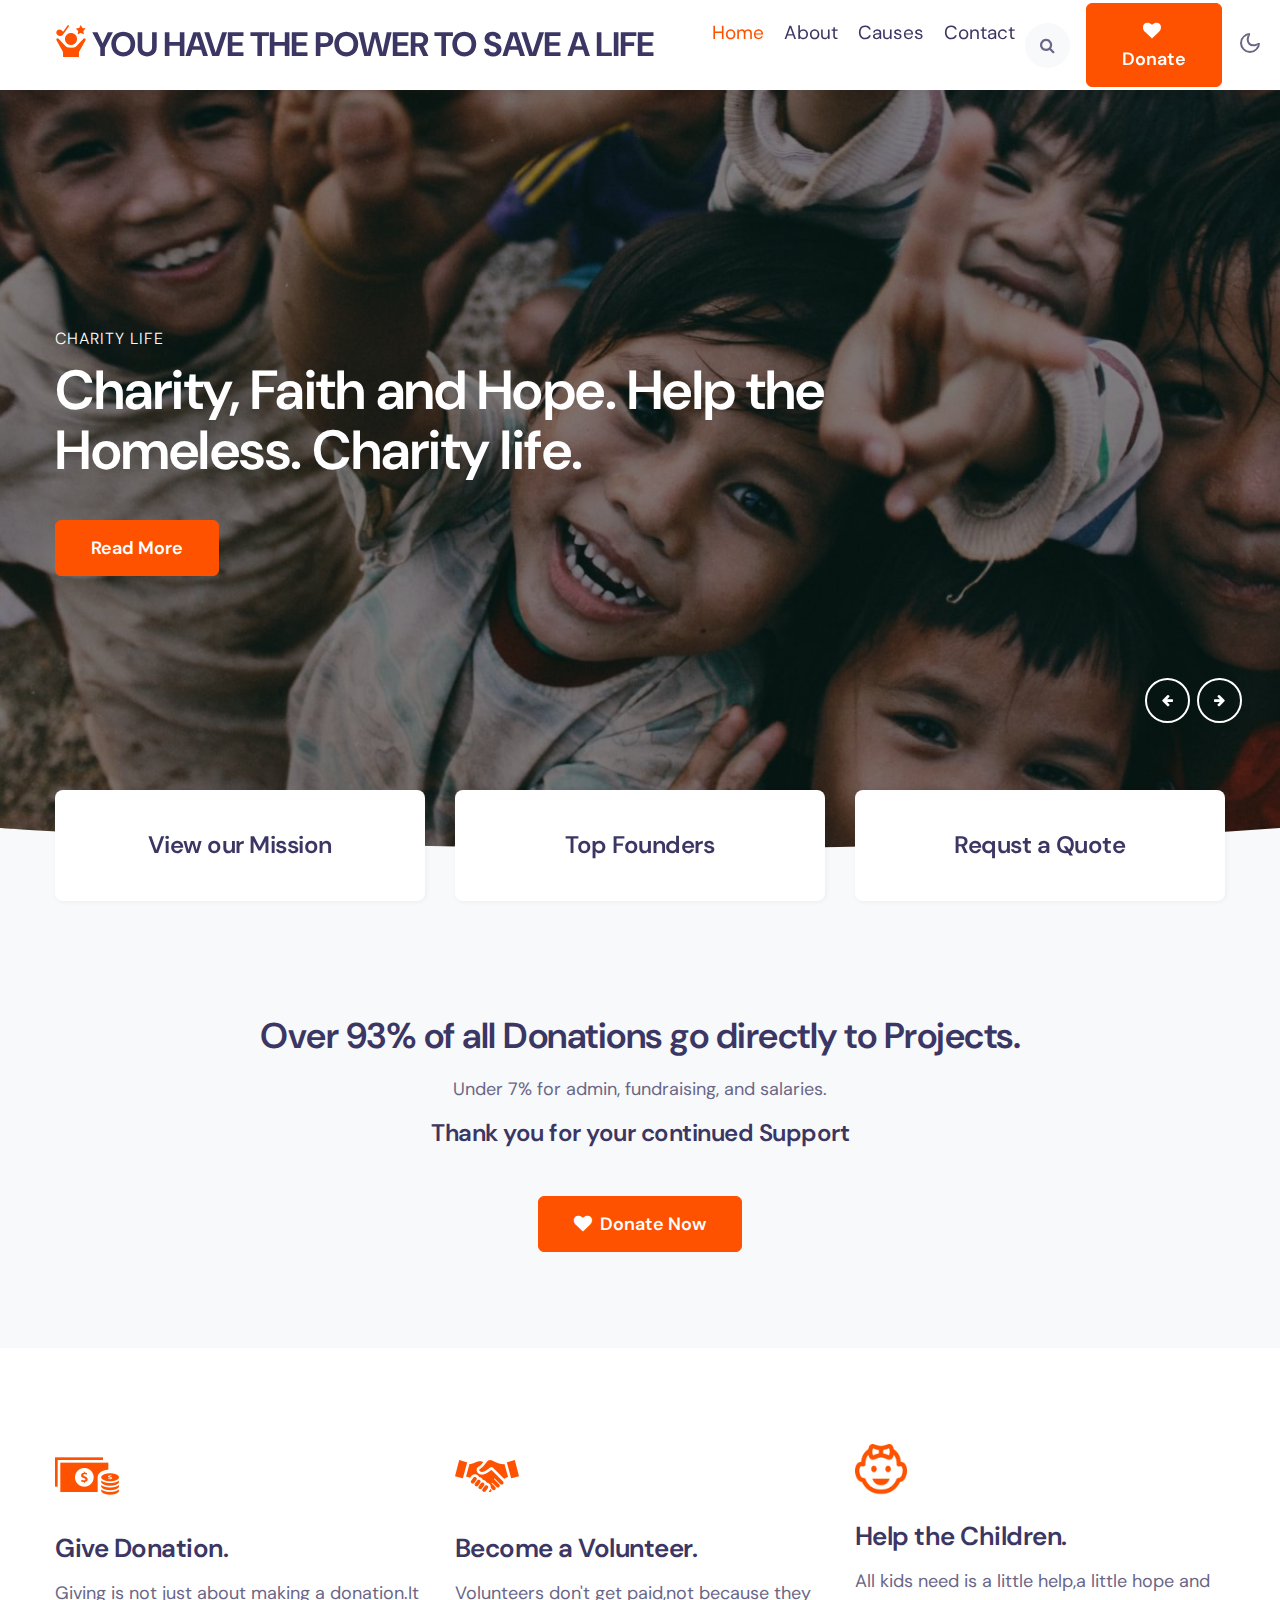
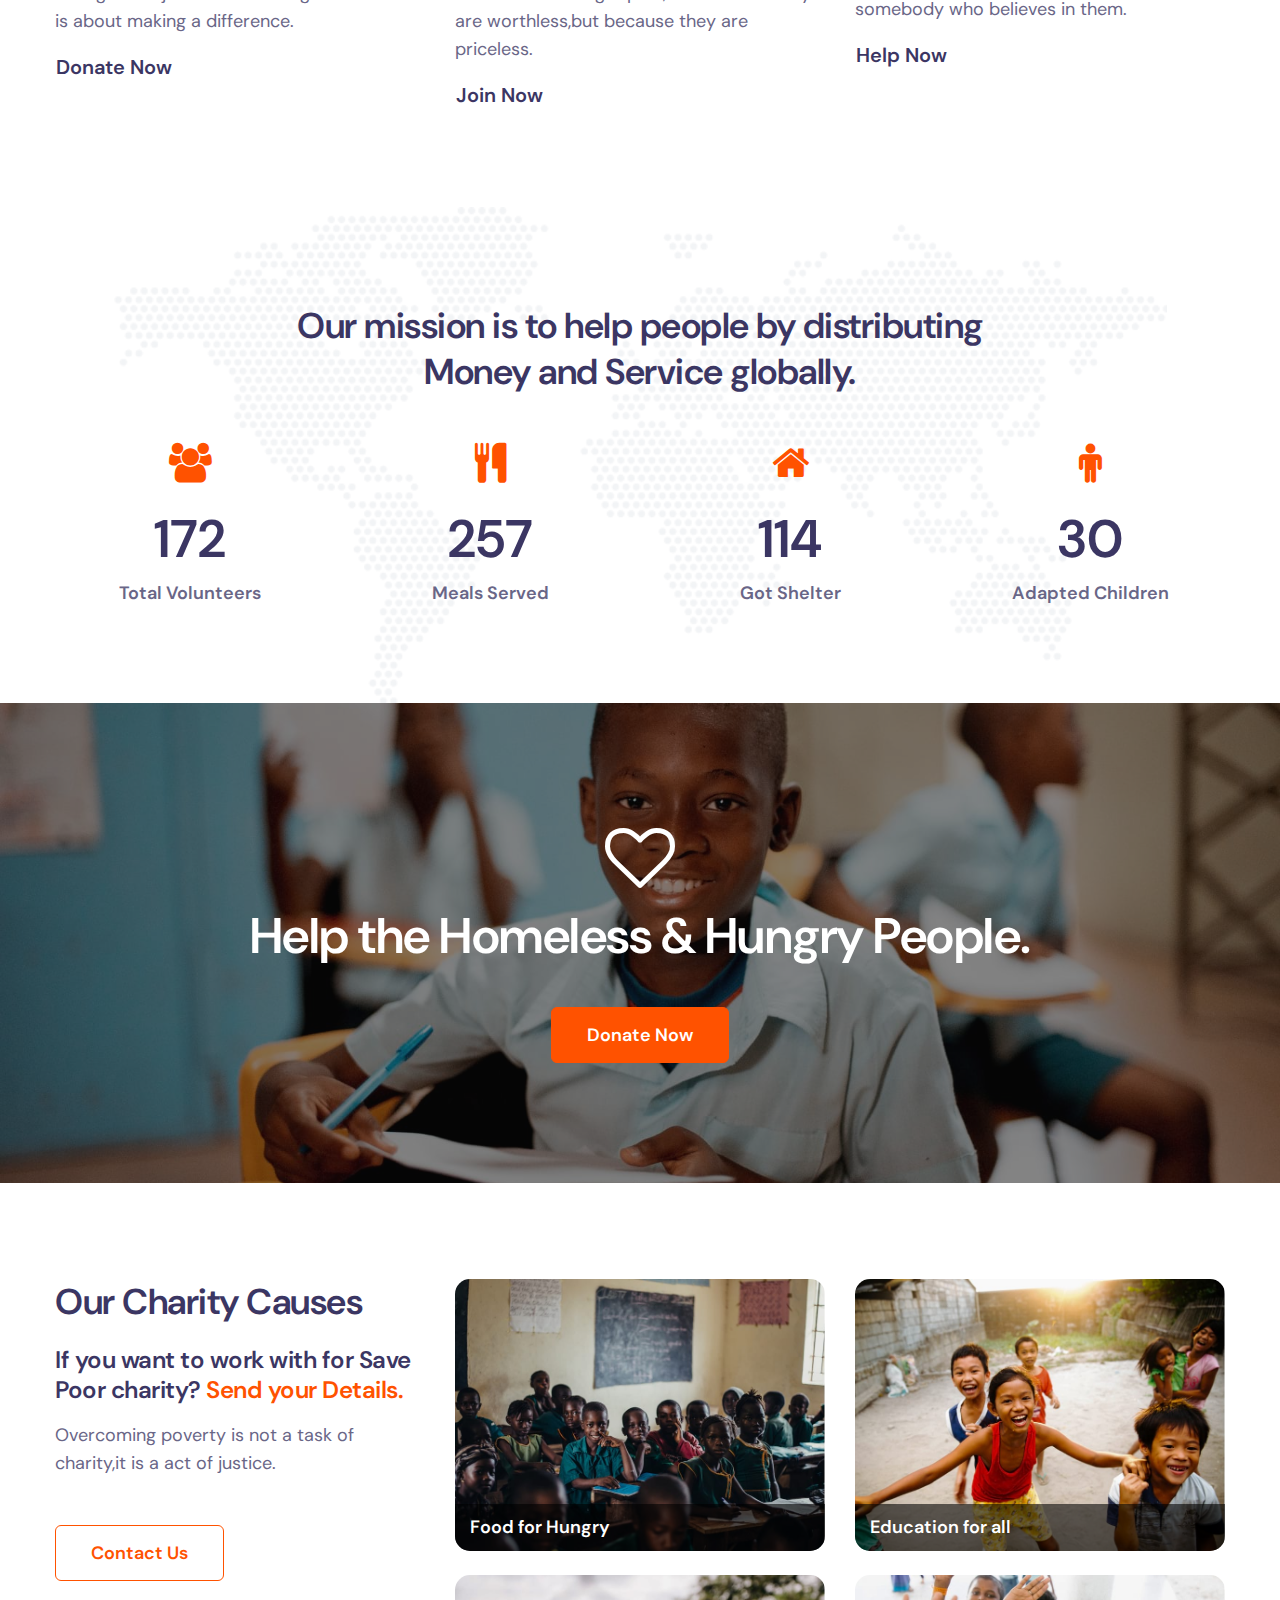
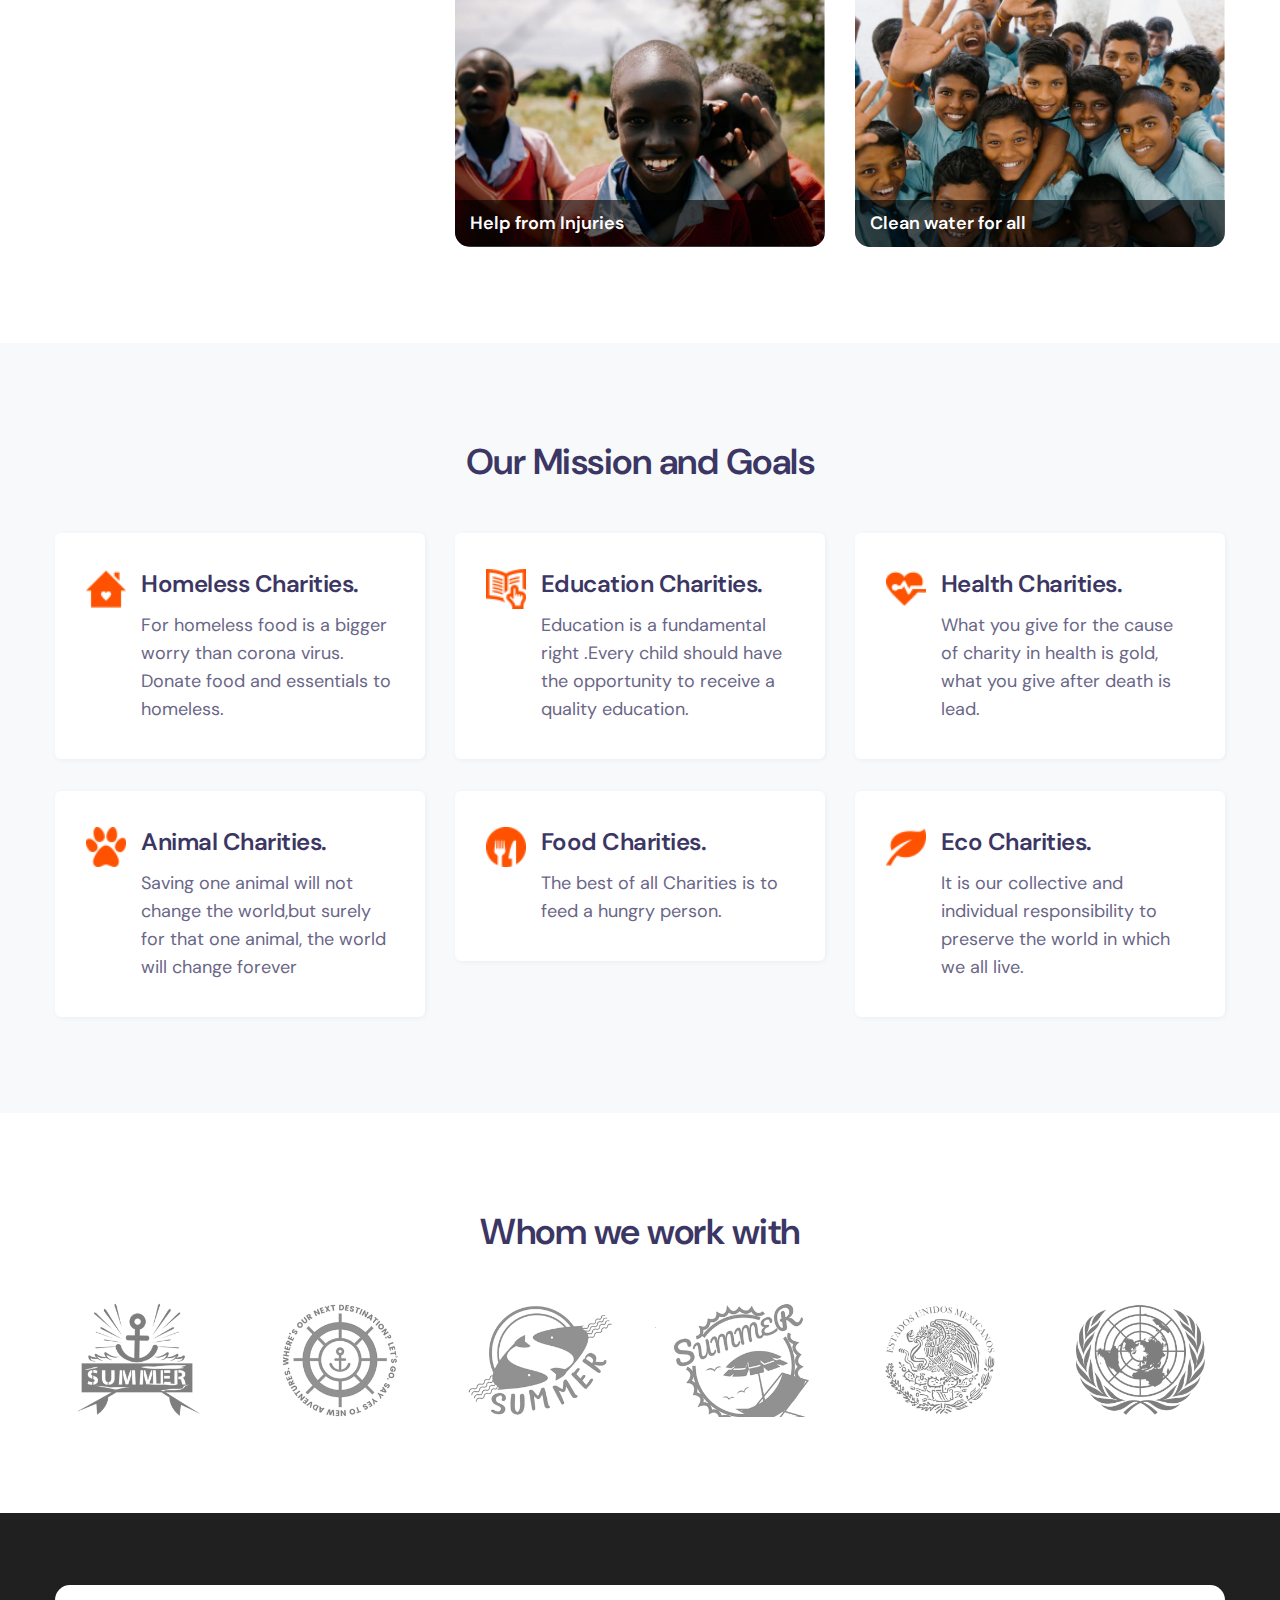
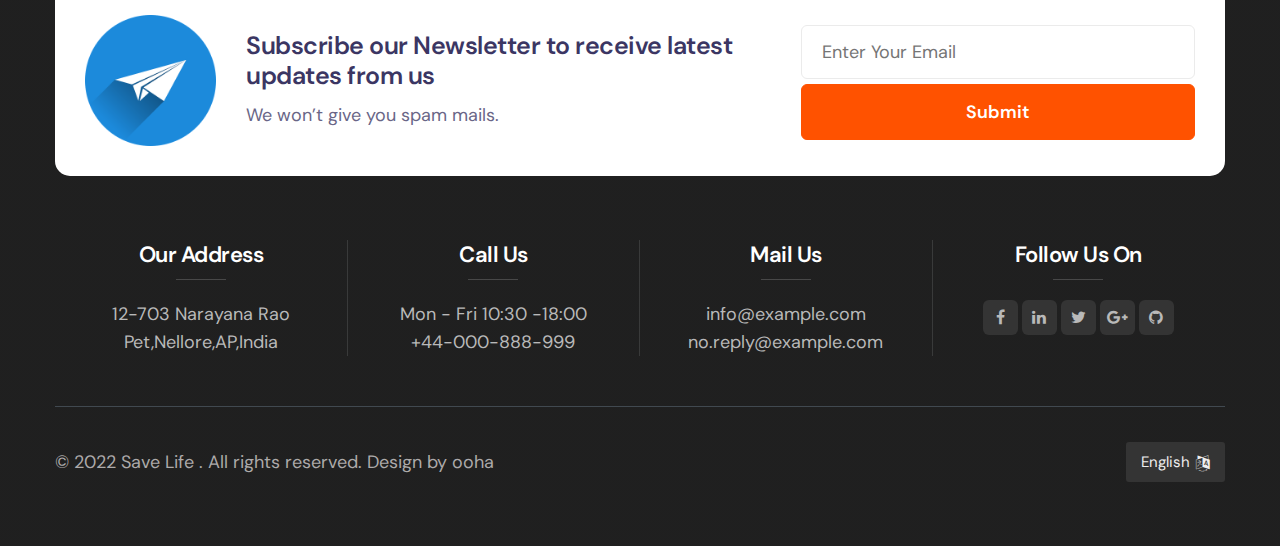
<file: index.html>
<!doctype html>
<html lang="en">
  <head>
    <meta charset="utf-8">
    <meta name="viewport" content="width=device-width, initial-scale=1, shrink-to-fit=no">

    <title>YOU HAVE THE POWER TO SAVE A LIFE| Home</title>

    <link href="//fonts.googleapis.com/css2?family=DM+Sans:wght@400;700&display=swap" rel="stylesheet">
    <link rel="stylesheet" href="assets/css/style-starter.css">
  </head>
  <body>
<header id="site-header" class="fixed-top">
  <div class="container">
    <nav class="navbar navbar-expand-lg stroke">
      <h1><a class="navbar-brand mr-lg-5" href="index.html">
        <img src="assets/images/logo.png" alt="Your logo" title="Your logo" />YOU HAVE THE POWER TO SAVE A LIFE 
        </a></h1>
      <!-- if logo is image enable this   
    <a class="navbar-brand" href="#index.html">
        <img src="image-path" alt="Your logo" title="Your logo" style="height:35px;" />
    </a> -->
      <button class="navbar-toggler  collapsed bg-gradient" type="button" data-toggle="collapse"
        data-target="#navbarTogglerDemo02" aria-controls="navbarTogglerDemo02" aria-expanded="false"
        aria-label="Toggle navigation">
        <span class="navbar-toggler-icon fa icon-expand fa-bars"></span>
        <span class="navbar-toggler-icon fa icon-close fa-times"></span>
        </span>
      </button>

      <div class="collapse navbar-collapse" id="navbarTogglerDemo02">
        <ul class="navbar-nav w-100">
          <li class="nav-item active">
            <a class="nav-link" href="index.html">Home <span class="sr-only">(current)</span></a>
          </li>
          <li class="nav-item @@about__active">
            <a class="nav-link" href="about.html">About</a>
          </li>
          <li class="nav-item @@causes__active">
            <a class="nav-link" href="causes.html">Causes</a>
          </li>
          <li class="nav-item @@contact__active">
            <a class="nav-link" href="contact.html">Contact</a>
          </li>
          <li class="ml-lg-auto mr-lg-0 m-auto">
            <div class="search-right">
              <a href="#search" title="search"><span class="fa fa-search" aria-hidden="true"></span></a>
              <div id="search" class="pop-overlay">
                  <div class="popup">
                      <h4 class="mb-3">Search here</h4>
                      <form action="error.html" method="GET" class="search-box">
                          <input type="search" placeholder="Enter Keyword" name="search" required="required"
                              autofocus="">
                          <button type="submit" class="btn btn-style btn-primary">Search</button>
                      </form>

                  </div>
                  <a class="close" href="#close">×</a>
              </div>
          </div>
          </li>
          <li class="align-self">
            <a href="#donate" class="btn btn-style btn-primary ml-lg-3 mr-lg-2"><span class="fa fa-heart mr-1"></span> Donate</a>
          </li>
        </ul>
      </div>
      <div class="mobile-position">
        <nav class="navigation">
          <div class="theme-switch-wrapper">
            <label class="theme-switch" for="checkbox">
              <input type="checkbox" id="checkbox">
              <div class="mode-container">
                <i class="gg-sun"></i>
                <i class="gg-moon"></i>
              </div>
            </label>
          </div>
        </nav>
      </div>
    </nav>
  </div>
</header>
<section class="w3l-main-slider" id="home">
    <div class="companies20-content">
        <div class="owl-one owl-carousel owl-theme">
            <div class="item">
                <li>
                    <div class="slider-info banner-view bg bg2">
                        <div class="banner-info">
                            <div class="container">
                                <div class="banner-info-bg text-left">
                                    <p>Charity Life</p>
                                    <h5>Charity, Faith and Hope. Help the Homeless. Charity life.</h5>
                                    <a href="about.html" class="btn btn-primary btn-style">Read More</a>
                                </div>
                            </div>
                        </div>
                    </div>
                </li>
            </div>
            <div class="item">
                <li>
                    <div class="slider-info  banner-view banner-top1 bg bg2">
                        <div class="banner-info">
                            <div class="container">
                                <div class="banner-info-bg text-left">
                                    <p>Save Children</p>
                                    <h5>Donate with Kindness. Every amount Donated by you Counts.</h5>
                                    <a href="about.html" class="btn btn-primary btn-style">Read More</a>
                                </div>
                            </div>
                        </div>
                    </div>
                </li>
            </div>
            <div class="item">
                <li>
                    <div class="slider-info banner-view banner-top2 bg bg2">
                        <div class="banner-info">
                            <div class="container">
                                <div class="banner-info-bg text-left">
                                    <p>Unconditional Help</p>
                                    <h5>Give a Helping hand. We all need to come together. Our Mission.</h5>
                                    <a href="about.html" class="btn btn-primary btn-style">Read More</a>
                                </div>
                            </div>
                        </div>
                    </div>
                </li>
            </div>
            <div class="item">
                <li>
                    <div class="slider-info banner-view banner-top3 bg bg2">
                        <div class="banner-info">
                            <div class="container">
                                <div class="banner-info-bg text-left">
                                    <p>Unconditional Help</p>
                                    <h5>Should Children suffer this way? Don't leave Orphans alone</h5>
                                    <a href="about.html" class="btn btn-primary btn-style">Read More</a>
                                </div>
                            </div>
                        </div>
                    </div>
                </li>
            </div>
        </div>
    </div>
</section>
<div class="position-relative">
    <div class="shape overflow-hidden">
        <svg viewBox="0 0 2880 48" fill="none" xmlns="http://www.w3.org/2000/svg">
            <path d="M0 48H1437.5H2880V0H2160C1442.5 52 720 0 720 0H0V48Z" fill="currentColor">
            </path>
        </svg>
    </div>
</div>
<section class="homeblock1">
    <div class="container">
        <div class="row">
            <div class="col-lg-4 col-md-6 col-sm-12">
                <div class="box-wrap">
                    <h4><a href="#mission">View our Mission</a></h4>
                </div>
            </div>
            <div class="col-lg-4 col-md-6 col-sm-12 mt-md-0 mt-sm-4 mt-3">
                <div class="box-wrap">
                    <h4><a href="#team">Top Founders</a></h4>
                </div>
            </div>
            <div class="col-lg-4 col-md-6 col-sm-12 mt-lg-0 mt-sm-4 mt-3">
                <div class="box-wrap">
                    <h4><a href="contact.html">Requst a Quote</a></h4>
                </div>
            </div>
        </div>
    </div>
</section>
	<div class="middle py-5" id="facts">
		<div class="container pt-lg-3">
			<div class="welcome-left text-center py-md-5 py-3">
                <h3 class="title-big">Over 93% of all Donations go directly to Projects.</h3>
                <p class="my-3">Under 7% for admin, fundraising, and salaries.</p>
                <h4>Thank you for your continued Support </h4>
				<a href="#donate" class="btn btn-style btn-primary mt-sm-5 mt-4"><span class="fa fa-heart mr-1"></span> Donate Now</a>
			</div>
		</div>
	</div>
<section class="w3l-bottom-grids-6 py-5">
    <div class="container py-lg-5 py-md-4 py-2">
        <div class="grids-area-hny main-cont-wthree-fea row">
            <div class="col-lg-4 col-md-6 grids-feature">
                <div class="area-box">
                    <img src="assets/images/donate.png" alt="">
                    <h4><a href="#feature" class="title-head">Give Donation.</a></h4>
                    <p class="mb-3">Giving is not just about making a donation.It is about making a difference.</p>
                    <a href="#donate" class="btn btn-text">Donate Now </a>
                </div>
            </div>
            <div class="col-lg-4 col-md-6 grids-feature mt-md-0 mt-5">
                <div class="area-box">
                    <img src="assets/images/volunteer.png" alt="">
                    <h4><a href="#feature" class="title-head">Become a Volunteer.</a></h4>
                    <p class="mb-3">Volunteers don't get paid,not because they are worthless,but because they are priceless.</p>
                    <a href="contact.html" class="btn btn-text">Join Now </a>
                </div>
            </div>
            <div class="col-lg-4 col-md-6 grids-feature mt-lg-0 mt-5">
                <div class="area-box">
                    <img src="assets/images/child.png" alt="" width="52px"> 
                    <h4><a href="#feature" class="title-head">Help the Children.</a></h4>
                    <p class="mb-3">All kids need is a little help,a little hope and somebody who believes in them.</p>
                    <a href="#donate" class="btn btn-text">Help Now </a>
                </div>
            </div>
        </div>
    </div>
</section>
<section class="w3_stats py-5" id="stats">
    <div class="container py-lg-5 py-md-4 py-2">
        <div class="title-content text-center">
            <h3 class="title-big">Our mission is to help people by distributing Money and Service globally.</h3>
        </div>
        <div class="w3-stats text-center">
            <div class="row">
                <div class="col-md-3 col-6">
                    <div class="counter">
                        <span class="fa fa-users"></span>
                        <div class="timer count-title count-number mt-3" data-to="1500" data-speed="1500"></div>
                        <p class="count-text ">Total Volunteers</p>
                    </div>
                </div>
                <div class="col-md-3 col-6">
                    <div class="counter">
                        <span class="fa fa-cutlery"></span>
                        <div class="timer count-title count-number mt-3" data-to="2256" data-speed="1500"></div>
                        <p class="count-text ">Meals Served</p>
                    </div>
                </div>
                <div class="col-md-3 col-6">
                    <div class="counter">
                        <span class="fa fa-home"></span>
                        <div class="timer count-title count-number mt-3" data-to="1000" data-speed="1500"></div>
                        <p class="count-text ">Got Shelter</p>
                    </div>
                </div>
                <div class="col-md-3 col-6">
                    <div class="counter">
                        <span class="fa fa-male"></span>
                        <div class="timer count-title count-number mt-3" data-to="260" data-speed="1500"></div>
                        <p class="count-text ">Adapted Children</p>
                    </div>
                </div>
            </div>
        </div>
    </div>
</section>
<div class="w3l-bg py-5">
    <div class="container py-lg-5 py-md-4">
        <div class="welcome-left text-center py-lg-4">
            <span class="fa fa-heart-o"></span>
            <h3 class="title-big">Help the Homeless & Hungry People.</h3>
            <a href="#donate" class="btn btn-style btn-primary mt-sm-5 mt-4">Donate Now</a>
        </div>
    </div>
</div>
<section class="w3l-index5 py-5" id="causes">
    <div class="container py-lg-5 py-md-4">
        <div class="row">
            <div class="col-lg-4">
                <div class="header-section">
                    <h3 class="title-big">Our Charity Causes </h3>
                    <h4>If you want to work with for Save Poor charity? <a href="#url">Send your Details.</a></h4>
                    <p class="mt-3 mb-lg-5 mb-4"> Overcoming poverty is not a task of charity,it is a act of justice. </p>
                </div>
                <a href="contact.html" class="btn btn-outline-primary btn-style">Contact Us</a>
            </div>
            <div class="col-lg-4 col-md-6 mt-lg-0 mt-5">
                <div class="img-block">
                    <a href="causes.html">
                        <img src="assets/images/blog5.jpg" class="img-fluid radius-image-full" alt="image" />
                        <span class="title">Food for Hungry</span>
                    </a>
                </div>
                <div class="img-block mt-4">
                    <a href="causes.html"> <img src="assets/images/blog2.jpg" class="img-fluid radius-image-full"
                            alt="image" />
                        <span class="title">Help from Injuries</span>
                    </a>
                </div>
            </div>
            <div class="col-lg-4 col-md-6 mt-lg-0 mt-md-5 mt-4">
                <div class="img-block">
                    <a href="causes.html"> <img src="assets/images/blog3.jpg" class="img-fluid radius-image-full"
                            alt="image" />
                        <span class="title">Education for all</span>
                    </a>
                </div>
                <div class="img-block mt-4">
                    <a href="causes.html">
                        <img src="assets/images/blog4.jpg" class="img-fluid radius-image-full" alt="image" />
                        <span class="title">Clean water for all</span>
                    </a>
                </div>
            </div>
        </div>
    </div>
</section>

<section class="w3-services-ab py-5" id="mission">
    <div class="container py-lg-5 py-md-4">
        <h3 class="title-big text-center mb-5">Our Mission and Goals</h3>
        <div class="w3-services-grids">
            <div class="fea-gd-vv row">
                <div class="col-lg-4 col-md-6">
                    <div class="float-lt feature-gd">
                        <div class="icon">
                            <img src="assets/images/home.png" alt="" class="img-fluid">
                        </div>
                        <div class="icon-info">
                            <h5>Homeless Charities.</h5>
                            <p> For homeless food is a bigger worry than corona virus.
                                Donate food and essentials to homeless. </p>

                        </div>
                    </div>
                </div>
                <div class="col-lg-4 col-md-6 mt-md-0 mt-4">
                    <div class="float-mid feature-gd">
                        <div class="icon">
                            <img src="assets/images/education.png" alt="" class="img-fluid">
                        </div>
                        <div class="icon-info">
                            <h5>Education Charities.</h5>
                            <p> Education is a fundamental right .Every child should have the opportunity to receive a quality education.</p>
                        </div>
                    </div>
                </div>
                <div class="col-lg-4 col-md-6 mt-lg-0 mt-4">
                    <div class="float-rt feature-gd">
                        <div class="icon">
                            <img src="assets/images/health.png" alt="" class="img-fluid">
                        </div>
                        <div class="icon-info">
                            <h5>Health Charities.</h5>
                            <p> What you give for the cause of charity in health is gold,
                                what you give after death is lead.</p>
                        </div>
                    </div>
                </div>
                <div class="col-lg-4 col-md-6 mt-4 pt-md-2">
                    <div class="float-lt feature-gd">
                        <div class="icon">
                            <img src="assets/images/icon1.png" alt="" class="img-fluid">
                        </div>
                        <div class="icon-info">
                            <h5>Animal Charities.</h5>
                            <p> Saving one animal will not change the world,but surely for that one animal,
                                the world will change forever</p>

                        </div>
                    </div>
                </div>
                <div class="col-lg-4 col-md-6 mt-4 pt-md-2">
                    <div class="float-lt feature-gd">
                        <div class="icon">
                            <img src="assets/images/food.png" alt="" class="img-fluid">
                        </div>
                        <div class="icon-info">
                            <h5>Food Charities.</h5>
                            <p> The best of all Charities is to feed a hungry person.</p>

                        </div>
                    </div>
                </div>
                <div class="col-lg-4 col-md-6 mt-4 pt-md-2">
                    <div class="float-lt feature-gd">
                        <div class="icon">
                            <img src="assets/images/eco.png" alt="" class="img-fluid">
                        </div>
                        <div class="icon-info">
                            <h5>Eco Charities.</h5>
                            <p> It is our collective and individual responsibility to preserve
                                the world in which we all live. </p>

                        </div>
                    </div>
                </div>
            </div>
        </div>
    </div>
</section>

<section class="w3l-clients py-5" id="clients">
    <div class="call-w3 py-lg-5 py-md-4">
        <div class="container">
            <h3 class="title-big text-center">Whom we work with</h3>
            <div class="company-logos text-center mt-5">
                <div class="row logos">
                    <div class="col-lg-2 col-md-3 col-4">
                        <img src="assets/images/brand1.png" alt="" class="img-fluid">
                    </div>
                    <div class="col-lg-2 col-md-3 col-4">
                        <img src="assets/images/brand2.png" alt="" class="img-fluid">
                    </div>
                    <div class="col-lg-2 col-md-3 col-4">
                        <img src="assets/images/brand3.png" alt="" class="img-fluid">
                    </div>
                    <div class="col-lg-2 col-md-3 col-4 mt-md-0 mt-4">
                        <img src="assets/images/brand4.png" alt="" class="img-fluid">
                    </div>
                    <div class="col-lg-2 col-md-3 col-4 mt-lg-0 mt-4">
                        <img src="assets/images/brand5.png" alt="" class="img-fluid">
                    </div>
                    <div class="col-lg-2 col-md-3 col-4 mt-lg-0 mt-4">
                        <img src="assets/images/brand6.png" alt="" class="img-fluid">
                    </div>
                </div>
            </div>
        </div>
    </div>
</section>
<div class="w3l-footer-main">
  <div class="w3l-sub-footer-content">
      <section class="_form-3">
          <div class="form-main">
              <div class="container">
                  <div class="middle-section grid-column top-bottom">
                      <div class="image grid-three-column">
                          <img src="assets/images/subscribe.png" alt="" class="img-fluid radius-image-full">
                      </div>
                      <div class="text-grid grid-three-column">
                          <h2>Subscribe our Newsletter to receive latest updates from us</h2>
                          <p>We won’t give you spam mails.</p>
                      </div>
                      <div class="form-text grid-three-column">
                          <form action="/" method="GET">
                              <input type="email" name=" placeholder" placeholder="Enter Your Email" required="">
                              <button type="submit" class="btn btn-style btn-primary">Submit</button>
                          </form>
                      </div>
                  </div>
              </div>
          </div>
        </section>
      <footer class="footer-14">
          <div id="footers14-block">
              <div class="container">
                  <div class="footers20-content">
                      <div class="d-grid grid-col-4 grids-content">
                          <div class="column">
                              <h4>Our Address</h4>
                                <p>12-703 Narayana Rao Pet,Nellore,AP,India</p>
                          </div>
                          <div class="column">
                              <h4>Call Us</h4>
                              <p>Mon - Fri 10:30 -18:00</p>
                              <p><a href="tel:+44-000-888-999">+44-000-888-999</a></p>
                          </div>
                          <div class="column">
                              <h4>Mail Us</h4>
                              <p><a href="mailto:info@example.com">info@example.com</a></p>
                              <p><a href="mailto:no.reply@example.com">no.reply@example.com</a></p>
                          </div>
                          <div class="column">
                              <h4>Follow Us On</h4>
                              <ul>
                                  <li><a href="#facebook"><span class="fa fa-facebook"
                                              aria-hidden="true"></span></a>
                                  </li>
                                  <li><a href="#linkedin"><span class="fa fa-linkedin"
                                              aria-hidden="true"></span></a>
                                  </li>
                                  <li><a href="#twitter"><span class="fa fa-twitter"
                                              aria-hidden="true"></span></a>
                                  </li>
                                  <li><a href="#google"><span class="fa fa-google-plus"
                                              aria-hidden="true"></span></a>
                                  </li>
                                  <li><a href="#github"><span class="fa fa-github" aria-hidden="true"></span></a>
                                  </li>
                              </ul>
                          </div>
                      </div>
                  </div>
                  <div class="footers14-bottom d-flex">
                      <div class="copyright">
                          <p>© 2022 Save Life . All rights reserved. Design by ooha</p>
                      </div>
                      <div class="language-select d-flex">
                          <span class="fa fa-language" aria-hidden="true"></span>
                          <select>
                              <option>English</option>
                              <option>Telugu</option>
                              <option>Hindi</option>
                              <option>Tamil</option>
                          </select>
                      </div>
                  </div>
              </div>
          </div>
          <button onclick="topFunction()" id="movetop" title="Go to top">
              &uarr;
          </button>
          <script>
              // When the user scrolls down 20px from the top of the document, show the button
              window.onscroll = function () {
                  scrollFunction()
              };

              function scrollFunction() {
                  if (document.body.scrollTop > 20 || document.documentElement.scrollTop > 20) {
                      document.getElementById("movetop").style.display = "block";
                  } else {
                      document.getElementById("movetop").style.display = "none";
                  }
              }

              // When the user clicks on the button, scroll to the top of the document
              function topFunction() {
                  document.body.scrollTop = 0;
                  document.documentElement.scrollTop = 0;
              }
          </script>

      </footer>
  </div>
</div>

<script src="assets/js/jquery-3.3.1.min.js"></script> 

<script src="assets/js/theme-change.js"></script>
<script src="assets/js/owl.carousel.js"></script>
<script>
  $(document).ready(function () {
    $('.owl-one').owlCarousel({
      loop: true,
      dots: false,
      margin: 0,
      nav: true,
      responsiveClass: true,
      autoplay: true,
      autoplayTimeout: 5000,
      autoplaySpeed: 1000,
      autoplayHoverPause: false,
      responsive: {
        0: {
          items: 1
        },
        480: {
          items: 1
        },
        667: {
          items: 1
        },
        1000: {
          items: 1
        }
      }
    })
  })
</script>
<script>
  $(document).ready(function () {
    $("#owl-demo1").owlCarousel({
      loop: true,
      margin: 20,
      nav: false,
      responsiveClass: true,
      responsive: {
        0: {
          items: 1
        },
        736: {
          items: 1
        },
        1000: {
          items: 2,
          loop: false
        }
      }
    })
  })
</script>

<script src="assets/js/counter.js"></script>

<!--/MENU-JS-->
<script>
  $(window).on("scroll", function () {
    var scroll = $(window).scrollTop();

    if (scroll >= 80) {
      $("#site-header").addClass("nav-fixed");
    } else {
      $("#site-header").removeClass("nav-fixed");
    }
  });

  //Main navigation Active Class Add Remove
  $(".navbar-toggler").on("click", function () {
    $("header").toggleClass("active");
  });
  $(document).on("ready", function () {
    if ($(window).width() > 991) {
      $("header").removeClass("active");
    }
    $(window).on("resize", function () {
      if ($(window).width() > 991) {
        $("header").removeClass("active");
      }
    });
  });
</script>
<script>
  $(function () {
    $('.navbar-toggler').click(function () {
      $('body').toggleClass('noscroll');
    })
  });
</script>
<script src="assets/js/bootstrap.min.js"></script>
</body>

</html>
</file>
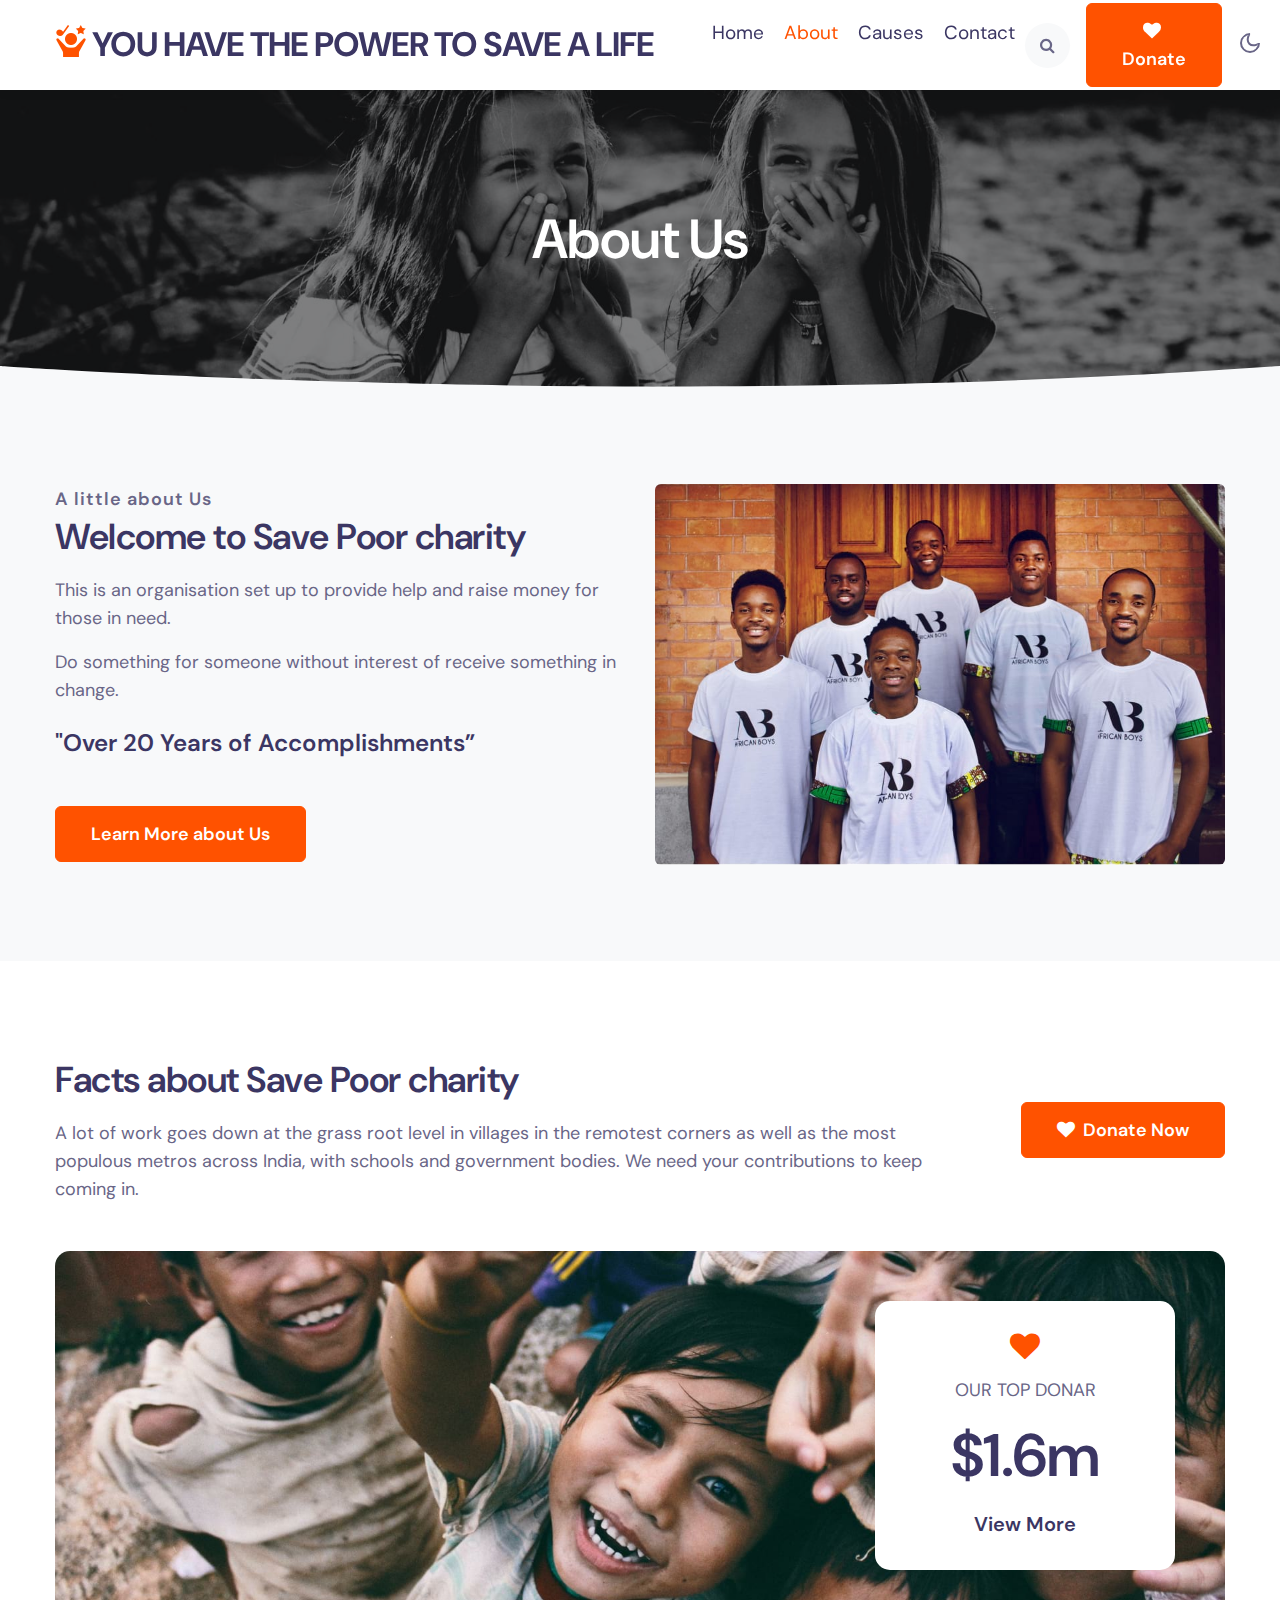
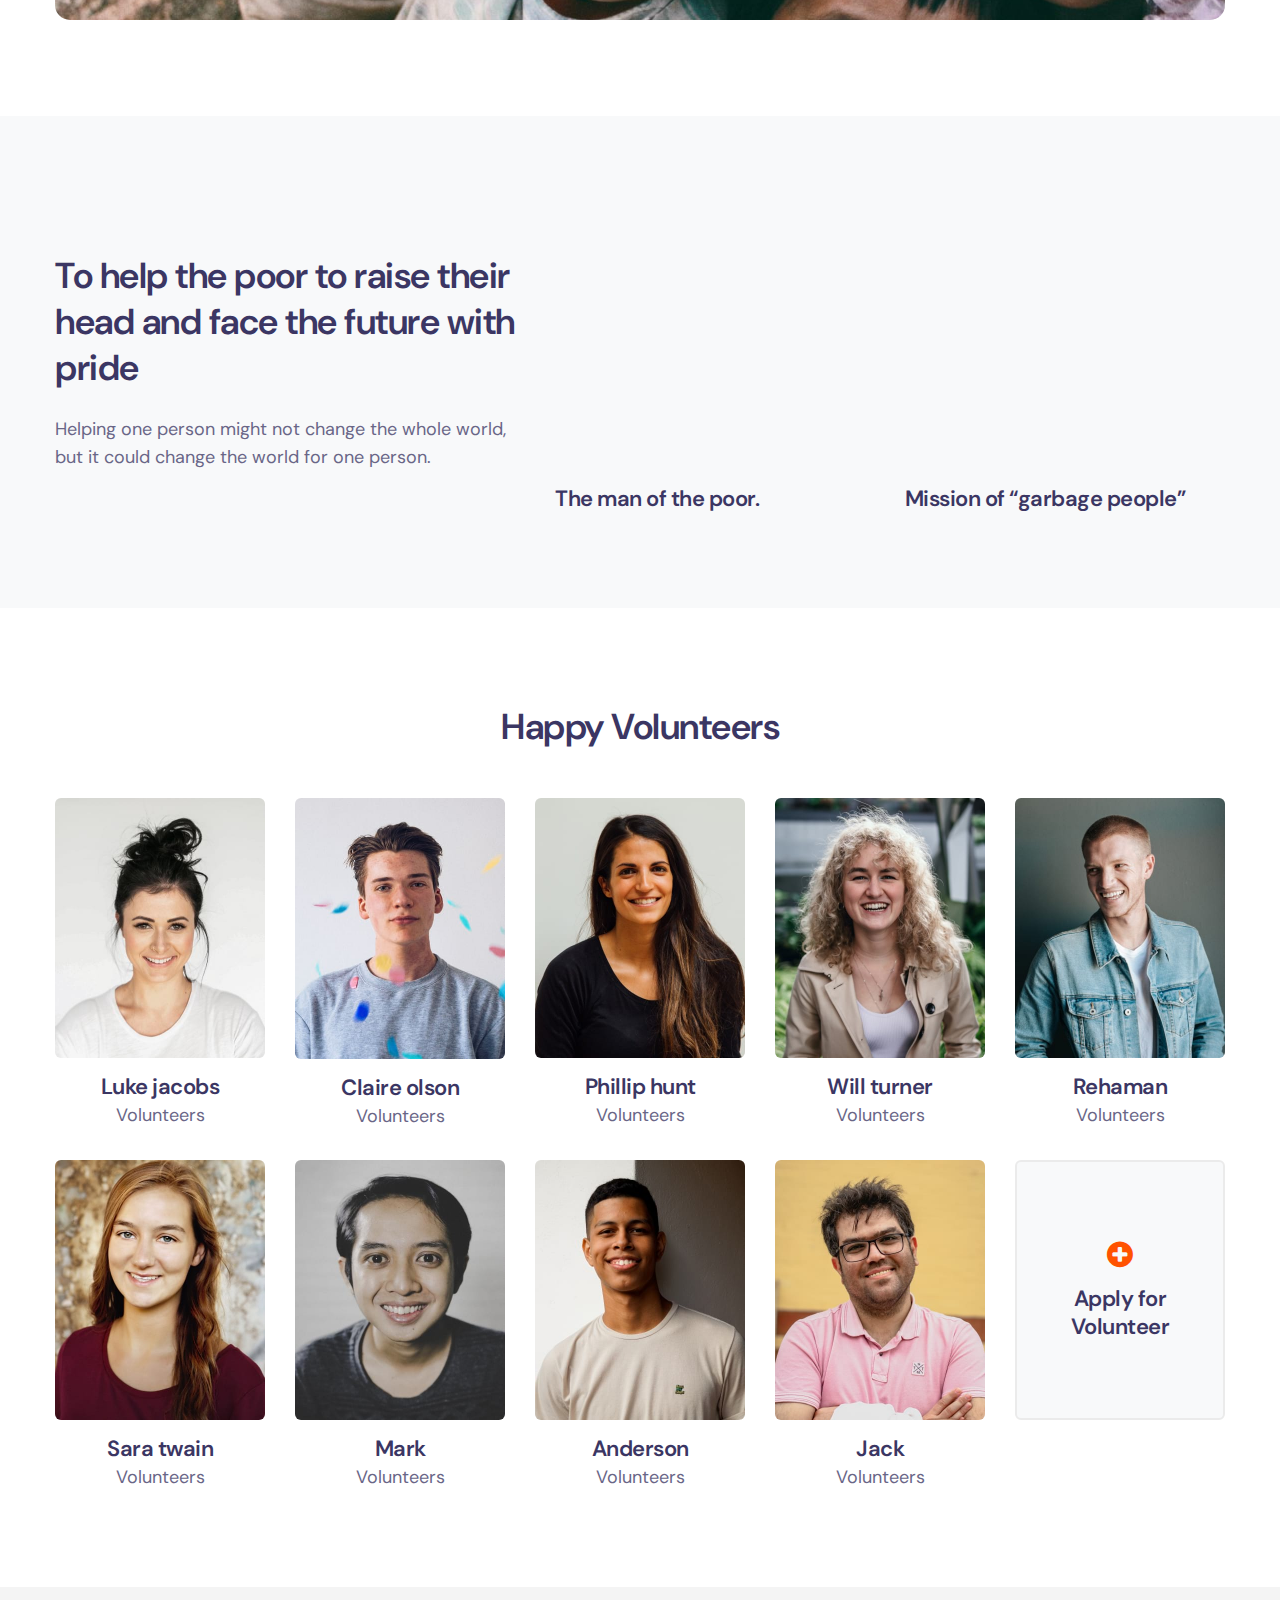
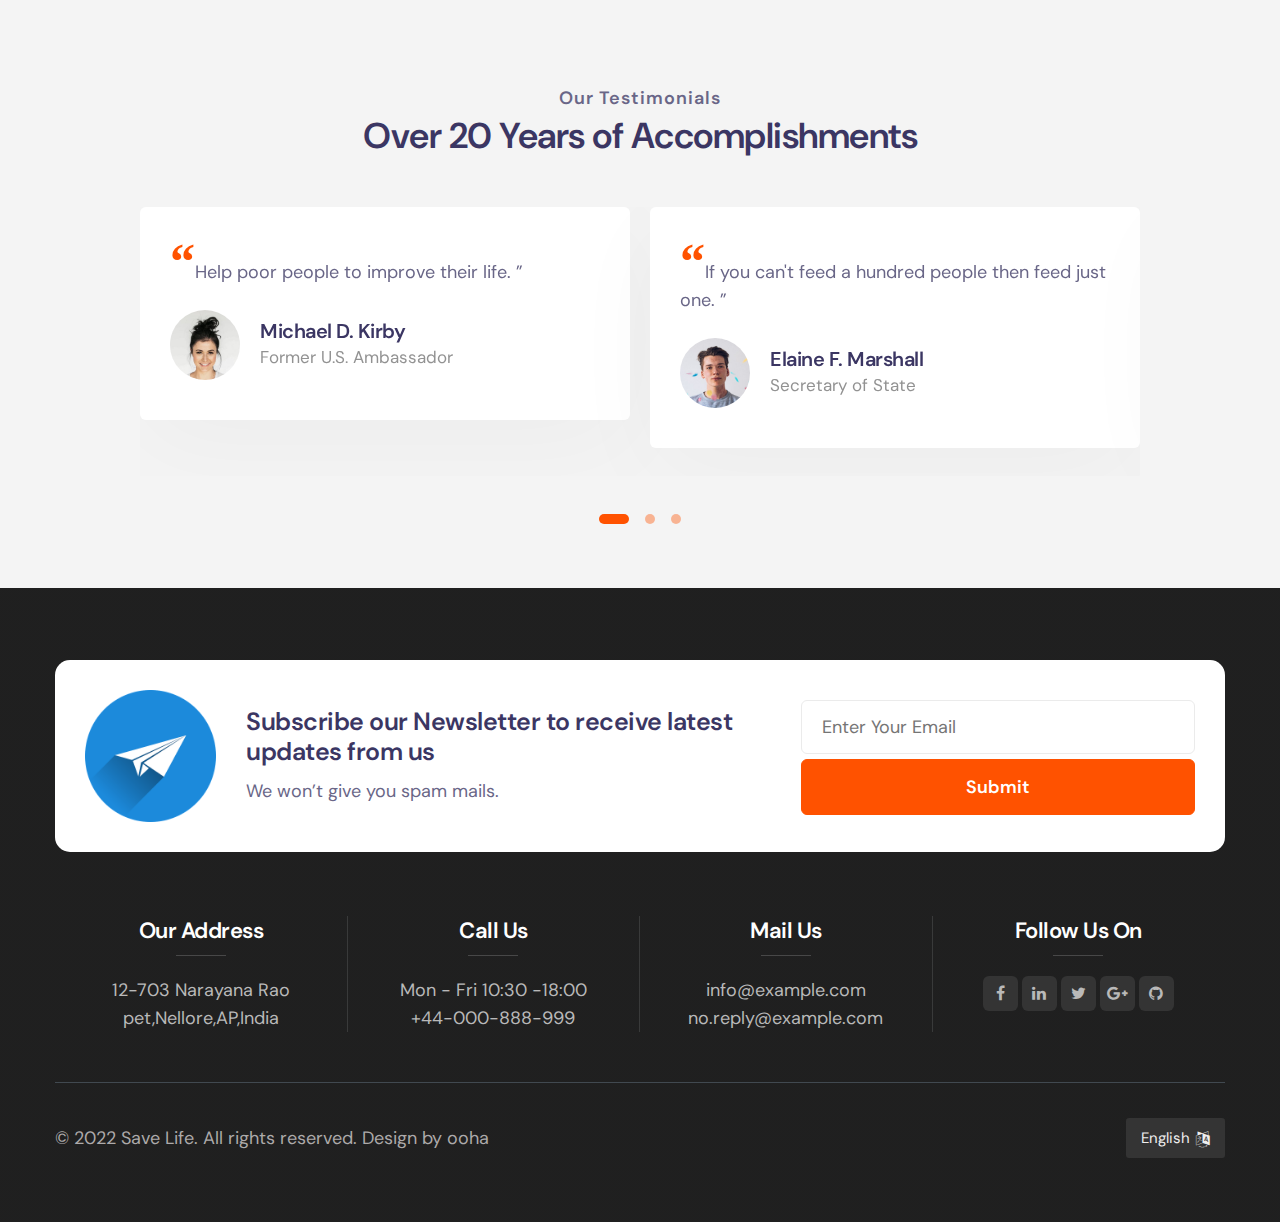
<file: about.html>
<!doctype html>
<html lang="en">
  <head>
    <meta charset="utf-8">
    <meta name="viewport" content="width=device-width, initial-scale=1, shrink-to-fit=no">

    <title>YOU HAVE THE POWER TO SAVE A LIFE | About </title>

    <link href="//fonts.googleapis.com/css2?family=DM+Sans:wght@400;700&display=swap" rel="stylesheet">
    
    
    <link rel="stylesheet" href="assets/css/style-starter.css">
  </head>
  <body>
<header id="site-header" class="fixed-top">
  <div class="container">
    <nav class="navbar navbar-expand-lg stroke">
      <h1><a class="navbar-brand mr-lg-5" href="index.html">
        <img src="assets/images/logo.png" alt="Your logo" title="Your logo" />YOU HAVE THE POWER TO SAVE A LIFE 
        </a></h1>
      <!-- if logo is image enable this   
    <a class="navbar-brand" href="#index.html">
        <img src="image-path" alt="Your logo" title="Your logo" style="height:35px;" />
    </a> -->
      <button class="navbar-toggler  collapsed bg-gradient" type="button" data-toggle="collapse"
        data-target="#navbarTogglerDemo02" aria-controls="navbarTogglerDemo02" aria-expanded="false"
        aria-label="Toggle navigation">
        <span class="navbar-toggler-icon fa icon-expand fa-bars"></span>
        <span class="navbar-toggler-icon fa icon-close fa-times"></span>
        </span>
      </button>

      <div class="collapse navbar-collapse" id="navbarTogglerDemo02">
        <ul class="navbar-nav w-100">
          <li class="nav-item @@home__active">
            <a class="nav-link" href="index.html">Home <span class="sr-only">(current)</span></a>
          </li>
          <li class="nav-item active">
            <a class="nav-link" href="about.html">About</a>
          </li>
          <li class="nav-item @@causes__active">
            <a class="nav-link" href="causes.html">Causes</a>
          </li>
          <li class="nav-item @@contact__active">
            <a class="nav-link" href="contact.html">Contact</a>
          </li>
          <li class="ml-lg-auto mr-lg-0 m-auto">
            
            <div class="search-right">
              <a href="#search" title="search"><span class="fa fa-search" aria-hidden="true"></span></a>
              
              <div id="search" class="pop-overlay">
                  <div class="popup">
                      <h4 class="mb-3">Search here</h4>
                      <form action="error.html" method="GET" class="search-box">
                          <input type="search" placeholder="Enter Keyword" name="search" required="required"
                              autofocus="">
                          <button type="submit" class="btn btn-style btn-primary">Search</button>
                      </form>

                  </div>
                  <a class="close" href="#close">×</a>
              </div>
              
          </div>
          
          </li>
          <li class="align-self">
            <a href="#donate" class="btn btn-style btn-primary ml-lg-3 mr-lg-2"><span class="fa fa-heart mr-1"></span> Donate</a>
          </li>
        </ul>
      </div>
      
      <div class="mobile-position">
        <nav class="navigation">
          <div class="theme-switch-wrapper">
            <label class="theme-switch" for="checkbox">
              <input type="checkbox" id="checkbox">
              <div class="mode-container">
                <i class="gg-sun"></i>
                <i class="gg-moon"></i>
              </div>
            </label>
          </div>
        </nav>
      </div>
      
    </nav>
  </div>
</header>

<div class="inner-banner">
    <section class="w3l-breadcrumb py-5">
        <div class="container py-lg-5 py-md-3">
            <h2 class="title">About Us</h2>
        </div>
    </section>
</div>

<div class="position-relative">
    <div class="shape overflow-hidden">
        <svg viewBox="0 0 2880 48" fill="none" xmlns="http://www.w3.org/2000/svg">
            <path d="M0 48H1437.5H2880V0H2160C1442.5 52 720 0 720 0H0V48Z" fill="currentColor"></path>
        </svg>
    </div>
</div>

<section class="w3l-aboutblock1 py-5" id="about">
    <div class="container py-lg-5 py-md-3">
        <div class="row">
            <div class="col-lg-6">
                <h5 class="title-small">A little about Us</h5>
                <h3 class="title-big">Welcome to Save Poor charity</h3>
                <p class="mt-3">This is an organisation set up to provide help and raise money for those in need.</p>
                <p class="mt-3">Do something for someone without interest of receive something in change.</p>
                <h3 class="title mt-4">"Over 20 Years of Accomplishments”</h3>
                <a href="#MoreAboutUs" class="btn btn-primary btn-style mt-lg-5 mt-4">Learn More about Us</a>
            </div>
            <div class="col-lg-6 mt-lg-0 mt-5">
                <img src="assets/images/about.jpg" alt="" class="radius-image img-fluid">
            </div>
        </div>
    </div>
</section>
 
 <section class="w3l-forms-9 py-5" id="">
     <div class="main-w3 py-lg-5 py-md-3">
         <div class="container">
             <div class="row align-items-center">
                 <div class="main-midd col-lg-9">
                     <h3 class="title-big">Facts about Save Poor charity</h3>
                     <p class="mt-3">A lot of work goes down at the grass root level in villages in the remotest corners
                         as
                         well as the most populous metros across India, with schools and government bodies.
                         We need your contributions to keep coming in.</p>
                 </div>
                 <div class="main-midd-2 col-lg-3 mt-lg-0 mt-4 text-lg-right">
                     <a class="btn btn-style btn-primary" href="#donate"><span class="fa fa-heart mr-1"></span> Donate
                         Now </a>
                 </div>
             </div>

             <div class="donar-img mt-5">
                <div class="right-side text-center">
                    <span class="fa fa-heart"></span>
                    <p>OUR TOP DONAR</p>
                    <h3 class="big my-3">$1.6m</h3>
                    <a class="btn btn-text" href="#ViewMore">View More</a>
                </div>
            </div>
         </div>
     </div>
 </section>
 <!-- //forms -->
<section class="w3l-aboutblock3 py-5" id="videos">
    <div class="video-recipe py-lg-5 py-md-3">
        <div class="container">
            <div class="row">
                <div class="col-lg-5 align-self">
                    <h3 class="title-big">To help the poor to raise their head and face the future with pride</h3>
                    <p class="mt-4">Helping one person might not change the whole world,
                      but it could change the world for one person.                
                        </p>
                </div>
                <div class="col-lg-7 mt-lg-0 mt-md-5 mt-4">
                    <div class="row">
                        <div class="col-md-6">
                            <iframe src="https://www.youtube.com/embed/MG3jGHnBVQs" frameborder="0"
                                allow="accelerometer; autoplay; encrypted-media; gyroscope; picture-in-picture"
                                allowfullscreen></iframe>
                            <h3 class="video-title mt-sm-4 mt-3">The man of the poor.</h3>
                        </div>
                        <div class="col-md-6 mt-md-0 mt-5">
                            <iframe src="https://www.youtube.com/embed/MG3jGHnBVQs" frameborder="0"
                                allow="accelerometer; autoplay; encrypted-media; gyroscope; picture-in-picture"
                                allowfullscreen></iframe>
                                <h3 class="video-title mt-sm-4 mt-3">Mission of “garbage people”</h3>
                        </div>
                    </div>
                </div>
            </div>
        </div>
    </div>
</section>
<!--/team-sec-->
<section class="w3l-team-main" id="team">
    <div class="team py-5">
        <div class="container py-lg-5">
            <div class="title-content text-center">
                <h3 class="title-big">Happy Volunteers</h3>
            </div>
            <div class="team-row mt-md-5 mt-4">
                <div class="team-wrap">
                    <div class="team-member text-center">
                        <div class="team-img">
                            <img src="assets/images/team1.jpg" alt="" class="radius-image img-fluid">
                        </div>
                        <a href="#url" class="team-title">Luke jacobs</a>
                        <p>Volunteers</p>
                    </div>
                </div>
                <!-- end team member -->

                <div class="team-wrap">
                    <div class="team-member text-center">
                        <div class="team-img">
                            <img src="assets/images/team2.jpg" alt="" class="radius-image img-fluid">
                        </div>
                        <a href="#url" class="team-title">Claire olson</a>
                        <p>Volunteers</p>
                    </div>
                </div>
                <!-- end team member -->

                <div class="team-wrap">
                    <div class="team-member last text-center">
                        <div class="team-img">
                            <img src="assets/images/team3.jpg" alt="" class="radius-image img-fluid">
                        </div>
                        <a href="#url" class="team-title">Phillip hunt</a>
                        <p>Volunteers</p>
                    </div>
                </div>
                <!-- end team member -->

                <div class="team-wrap">
                    <div class="team-member last text-center">
                        <div class="team-img">
                            <img src="assets/images/team4.jpg" alt="" class="radius-image img-fluid">
                        </div>
                        <a href="#url" class="team-title">Will turner </a>
                        <p>Volunteers</p>
                    </div>
                </div>
                

                <div class="team-wrap">
                    <div class="team-member last text-center">
                        <div class="team-img">
                            <img src="assets/images/team5.jpg" alt="" class="radius-image img-fluid">
                        </div>
                        <a href="#url" class="team-title">Rehaman</a>
                        <p>Volunteers</p>
                    </div>
                </div>
                <!-- end team member -->

                <div class="team-wrap">
                    <div class="team-member last text-center">
                        <div class="team-img">
                            <img src="assets/images/team6.jpg" alt="" class="radius-image img-fluid">
                        </div>
                        <a href="#url" class="team-title">Sara twain</a>
                        <p>Volunteers</p>
                    </div>
                </div>
                <!-- end team member -->

                <div class="team-wrap">
                    <div class="team-member last text-center">
                        <div class="team-img">
                            <img src="assets/images/team7.jpg" alt="" class="radius-image img-fluid">
                        </div>
                        <a href="#url" class="team-title">Mark</a>
                        <p>Volunteers</p>
                    </div>
                </div>
                <!-- end team member -->

                <div class="team-wrap">
                    <div class="team-member last text-center">
                        <div class="team-img">
                            <img src="assets/images/team8.jpg" alt="" class="radius-image img-fluid">
                        </div>
                        <a href="#url" class="team-title">Anderson </a>
                        <p>Volunteers</p>
                    </div>
                </div>
                <!-- end team member -->

                <div class="team-wrap">
                    <div class="team-member last text-center">
                        <div class="team-img">
                            <img src="assets/images/team9.jpg" alt="" class="radius-image img-fluid">
                        </div>
                        <a href="#url" class="team-title">Jack</a>
                        <p>Volunteers</p>
                    </div>
                </div>
                <!-- end team member -->

                <div class="team-apply">
                    <a href="#url" class="team-title m-0"><span class="fa fa-plus-circle d-block mb-3"></span> Apply for Volunteer</a>
                </div>

            </div>
        </div>
</section>
<!--//team-sec-->
<!-- testimonials -->
<section class="w3l-testimonials" id="testimonials">
	<!-- /grids -->
	<div class="customer-layout py-5">
		<div class="container py-lg-5 py-md-4">
            <div class="heading align-self text-center">
                <h6 class="title-small">Our Testimonials</h6>
                <h3 class="title-big mb-md-5 mb-4">Over 20 Years of Accomplishments</h3>
            </div>
			<!-- /grids -->
			<div class="row testimonial-row">
				<div id="owl-demo1" class="owl-two owl-carousel owl-theme mb-lg-3 mb-5">
					<div class="item">
						<div class="testimonial-content">
							<div class="testimonial">
								<blockquote>
									<q>Help poor people to improve their life.
										</q>
								</blockquote>
								<div class="testi-des">
									<div class="test-img"><img src="assets/images/team1.jpg" class="img-fluid" alt="client-img">
									</div>
									<div class="peopl align-self">
										<h3>Michael D. Kirby</h3>
										<p class="indentity">Former U.S. Ambassador </p>
									</div>
								</div>
							</div>
						</div>
					</div>
					<div class="item">
						<div class="testimonial-content">
							<div class="testimonial">
							  <blockquote>
								  <q>If you can't feed a hundred people then feed just one.
							</q>
							  </blockquote>
								<div class="testi-des">
									<div class="test-img"><img src="assets/images/team2.jpg" class="img-fluid" alt="client-img">
									</div>
									<div class="peopl align-self">
										<h3>Elaine F. Marshall</h3>
										<p class="indentity">Secretary of State </p>
									</div>
								</div>
							</div>
						</div>
					</div>
					<div class="item">
						<div class="testimonial-content">
							<div class="testimonial">
							  <blockquote>
								  <q>keep helping the needy.Who knows that help may return to you in some other form!
									  </q>
							  </blockquote>
								<div class="testi-des">
									<div class="test-img"><img src="assets/images/team3.jpg" class="img-fluid" alt="client-img">
									</div>
									<div class="peopl align-self">
										<h3>Janice Hoffman</h3>
										<p class="indentity">Chief Operating Officer</p>
									</div>
								</div>
							</div>
						</div>
					</div>
					<div class="item">
						<div class="testimonial-content">
							<div class="testimonial">
							  <blockquote>
								  <q>if you have more than you need..Share it with those who need it the most...
									  </q>
							  </blockquote>
								<div class="testi-des">
									<div class="test-img"><img src="assets/images/team4.jpg" class="img-fluid" alt="client-img">
									</div>
									<div class="peopl align-self">
										<h3>Stefan Homa</h3>
										<p class="indentity">Charity architect</p>
									</div>
								</div>
							</div>
						</div>
					</div>
					<div class="item">
						<div class="testimonial-content">
							<div class="testimonial">
							  <blockquote>
								  <q>It's not the amount that matters but the meaning behind your donation.
                    Giving a little is better than not giving at all.
							</q>
							  </blockquote>
								<div class="testi-des">
									<div class="test-img"><img src="assets/images/team2.jpg" class="img-fluid" alt="client-img">
									</div>
									<div class="peopl align-self">
										<h3>Jeannie Gooch</h3>
										<p class="indentity">Funding teacher</p>
									</div>
								</div>
							</div>
						</div>
					</div>
					<div class="item">
						<div class="testimonial-content">
							<div class="testimonial">
							  <blockquote>
								  <q>Even the small gift to charity can make a huge impact.
									.</q>
							  </blockquote>
								<div class="testi-des">
									<div class="test-img"><img src="assets/images/team3.jpg" class="img-fluid" alt="client-img">
									</div>
									<div class="peopl align-self">
										<h3>Elaine F. Marshall</h3>
										<p class="indentity">Secretary of State</p>
									</div>
								</div>
							</div>
						</div>
					</div>
				</div>
			</div>
		</div>
		<!-- /grids -->
	</div>
	<!-- //grids -->
  </section>
  <!-- //testimonials -->
<!-- footer 14 -->
<div class="w3l-footer-main">
  <div class="w3l-sub-footer-content">
      <section class="_form-3">
          <div class="form-main">
              <div class="container">
                  <div class="middle-section grid-column top-bottom">
                      <div class="image grid-three-column">
                          <img src="assets/images/subscribe.png" alt="" class="img-fluid radius-image-full">
                      </div>
                      <div class="text-grid grid-three-column">
                          <h2>Subscribe our Newsletter to receive latest updates from us</h2>
                          <p>We won’t give you spam mails.</p>
                      </div>
                      <div class="form-text grid-three-column">
                          <form action="/" method="GET">
                              <input type="email" name=" placeholder" placeholder="Enter Your Email" required="">
                              <button type="submit" class="btn btn-style btn-primary">Submit</button>
                          </form>
                      </div>
                  </div>
              </div>
          </div>
      </section>
      <!-- Footers-14 -->
      <footer class="footer-14">
          <div id="footers14-block">
              <div class="container">
                  <div class="footers20-content">
                      <div class="d-grid grid-col-4 grids-content">
                          <div class="column">
                              <h4>Our Address</h4>
                                <p>12-703 Narayana Rao pet,Nellore,AP,India</p>
                          </div>
                          <div class="column">
                              <h4>Call Us</h4>
                              <p>Mon - Fri 10:30 -18:00</p>
                              <p><a href="tel:+44-000-888-999">+44-000-888-999</a></p>
                          </div>
                          <div class="column">
                              <h4>Mail Us</h4>
                              <p><a href="mailto:info@example.com">info@example.com</a></p>
                              <p><a href="mailto:no.reply@example.com">no.reply@example.com</a></p>
                          </div>
                          <div class="column">
                              <h4>Follow Us On</h4>
                              <ul>
                                  <li><a href="#facebook"><span class="fa fa-facebook"
                                              aria-hidden="true"></span></a>
                                  </li>
                                  <li><a href="#linkedin"><span class="fa fa-linkedin"
                                              aria-hidden="true"></span></a>
                                  </li>
                                  <li><a href="#twitter"><span class="fa fa-twitter"
                                              aria-hidden="true"></span></a>
                                  </li>
                                  <li><a href="#google"><span class="fa fa-google-plus"
                                              aria-hidden="true"></span></a>
                                  </li>
                                  <li><a href="#github"><span class="fa fa-github" aria-hidden="true"></span></a>
                                  </li>
                              </ul>
                          </div>
                      </div>
                  </div>
                  <div class="footers14-bottom d-flex">
                      <div class="copyright">
                          <p>© 2022 Save Life. All rights reserved. Design by ooha</p>
                      </div>
                      <div class="language-select d-flex">
                          <span class="fa fa-language" aria-hidden="true"></span>
                          <select>
                              <option>English</option>
                              <option>Telugu</option>
                              <option>Hindi</option>
                              <option>Tamil</option>
                          </select>
                      </div>
                  </div>
              </div>
          </div>
          <!-- move top -->
          <button onclick="topFunction()" id="movetop" title="Go to top">
              &uarr;
          </button>
          <script>
              // When the user scrolls down 20px from the top of the document, show the button
              window.onscroll = function () {
                  scrollFunction()
              };

              function scrollFunction() {
                  if (document.body.scrollTop > 20 || document.documentElement.scrollTop > 20) {
                      document.getElementById("movetop").style.display = "block";
                  } else {
                      document.getElementById("movetop").style.display = "none";
                  }
              }

              // When the user clicks on the button, scroll to the top of the document
              function topFunction() {
                  document.body.scrollTop = 0;
                  document.documentElement.scrollTop = 0;
              }
          </script>
          <!-- /move top -->

      </footer>
      <!-- Footers-14 -->
  </div>
</div>
<!-- //footer 14 -->

<script src="assets/js/jquery-3.3.1.min.js"></script> <!-- Common jquery plugin -->

<script src="assets/js/theme-change.js"></script><!-- theme switch js (light and dark)-->
<script src="assets/js/owl.carousel.js"></script>

<!-- script for banner slider-->
<script>
  $(document).ready(function () {
    $('.owl-one').owlCarousel({
      loop: true,
      dots: false,
      margin: 0,
      nav: true,
      responsiveClass: true,
      autoplay: true,
      autoplayTimeout: 5000,
      autoplaySpeed: 1000,
      autoplayHoverPause: false,
      responsive: {
        0: {
          items: 1
        },
        480: {
          items: 1
        },
        667: {
          items: 1
        },
        1000: {
          items: 1
        }
      }
    })
  })
</script>
<!-- //script -->

<!-- script for tesimonials carousel slider -->
<script>
  $(document).ready(function () {
    $("#owl-demo1").owlCarousel({
      loop: true,
      margin: 20,
      nav: false,
      responsiveClass: true,
      responsive: {
        0: {
          items: 1
        },
        736: {
          items: 1
        },
        1000: {
          items: 2,
          loop: false
        }
      }
    })
  })
</script>
<!-- //script for tesimonials carousel slider -->

<script src="assets/js/counter.js"></script>

<!--/MENU-JS-->
<script>
  $(window).on("scroll", function () {
    var scroll = $(window).scrollTop();

    if (scroll >= 80) {
      $("#site-header").addClass("nav-fixed");
    } else {
      $("#site-header").removeClass("nav-fixed");
    }
  });

  //Main navigation Active Class Add Remove
  $(".navbar-toggler").on("click", function () {
    $("header").toggleClass("active");
  });
  $(document).on("ready", function () {
    if ($(window).width() > 991) {
      $("header").removeClass("active");
    }
    $(window).on("resize", function () {
      if ($(window).width() > 991) {
        $("header").removeClass("active");
      }
    });
  });
</script>
<!--//MENU-JS-->

<!-- disable body scroll which navbar is in active -->
<script>
  $(function () {
    $('.navbar-toggler').click(function () {
      $('body').toggleClass('noscroll');
    })
  });
</script>
<!-- //disable body scroll which navbar is in active -->

<!--bootstrap-->
<script src="assets/js/bootstrap.min.js"></script>
<!-- //bootstrap-->
</body>

</html>
</file>
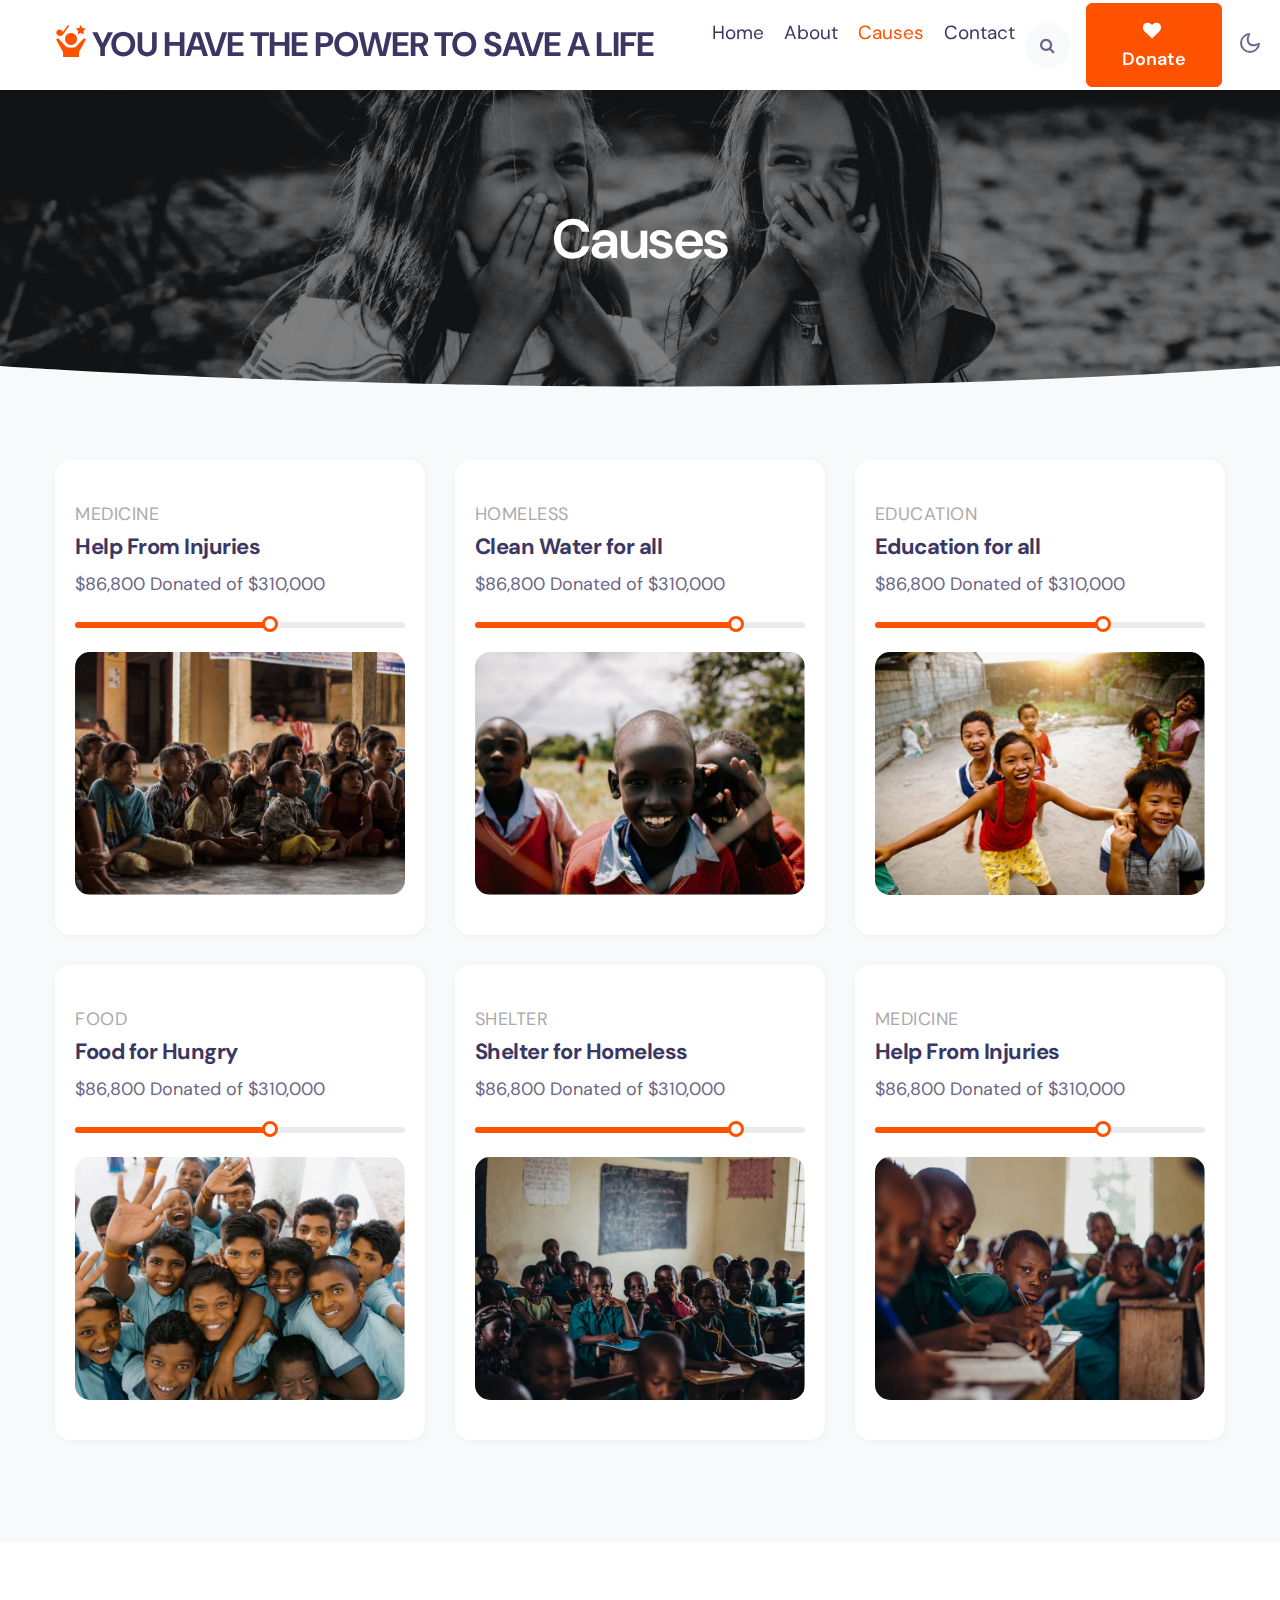
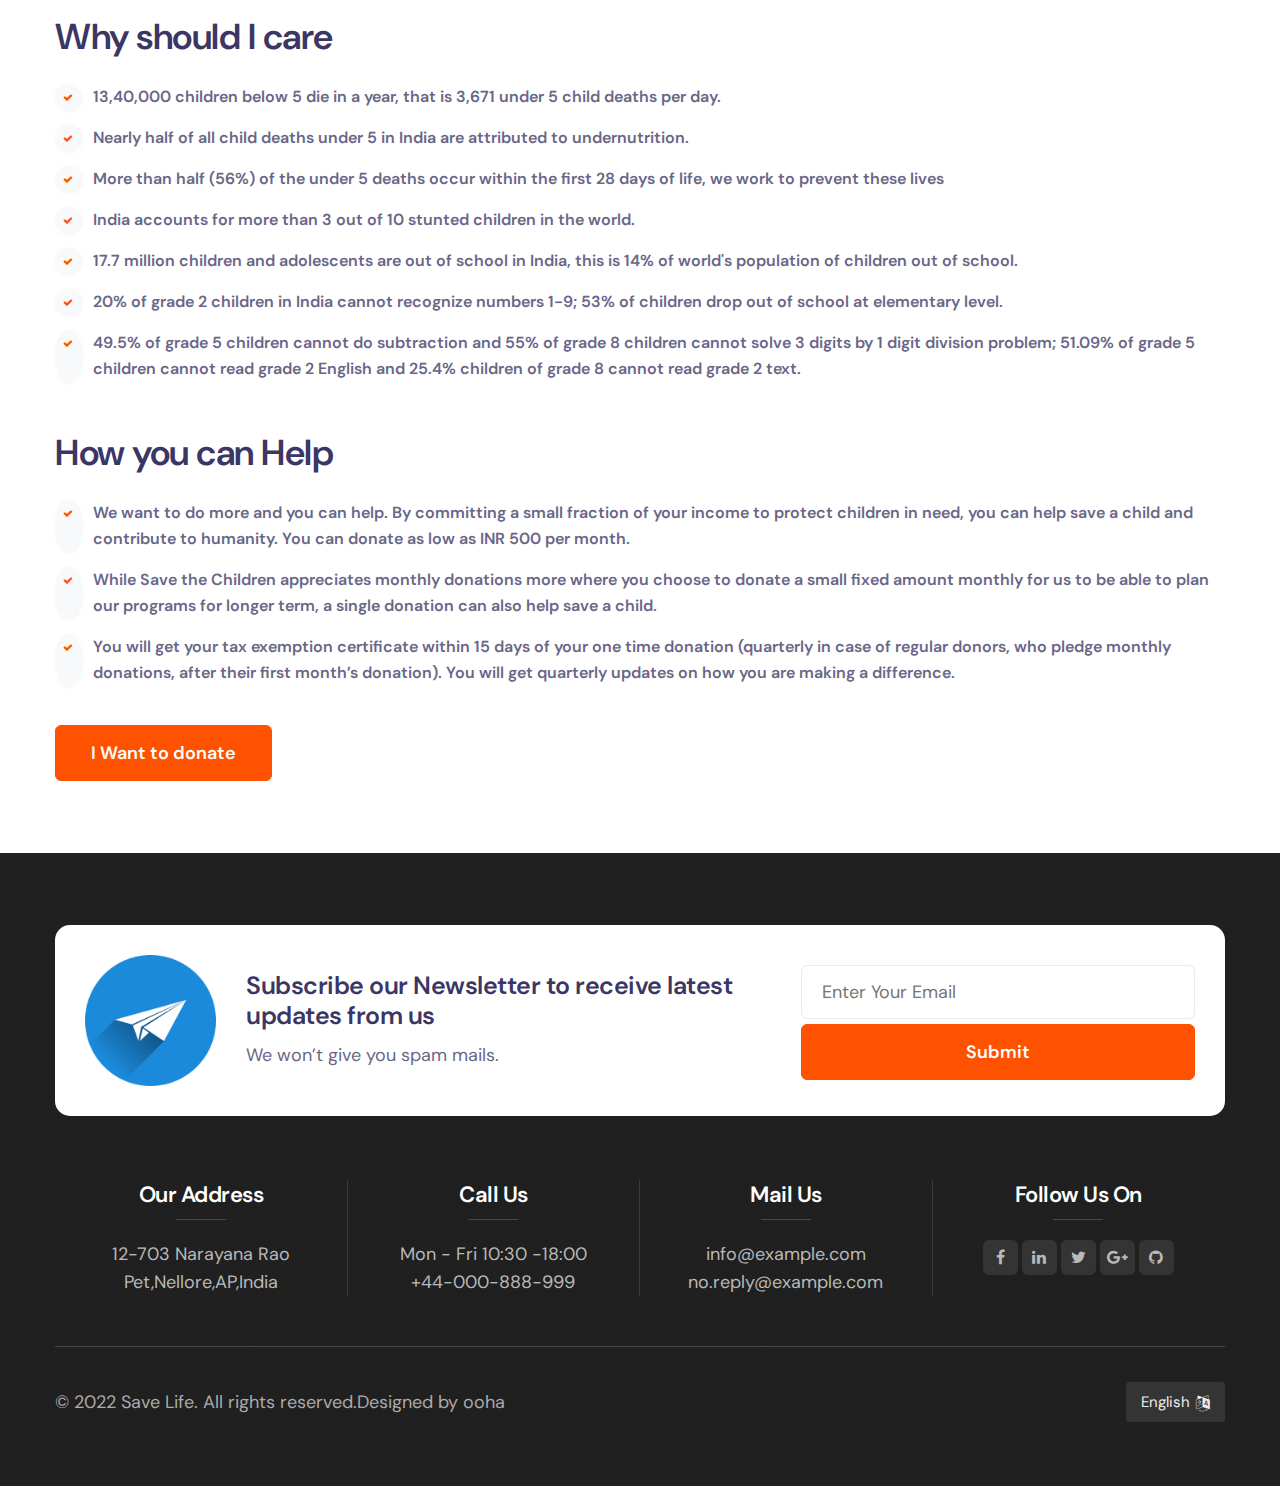
<file: causes.html>
<!doctype html>
<html lang="en">
  <head>
    
    <meta charset="utf-8">
    <meta name="viewport" content="width=device-width, initial-scale=1, shrink-to-fit=no">

    <title>YOU HAVE THE POWER TO SAVE A LIFE  | Causes</title>

    <link href="//fonts.googleapis.com/css2?family=DM+Sans:wght@400;700&display=swap" rel="stylesheet">
    
    
    <link rel="stylesheet" href="assets/css/style-starter.css">
  </head>
  <body>
<!--header-->
<header id="site-header" class="fixed-top">
  <div class="container">
    <nav class="navbar navbar-expand-lg stroke">
      <h1><a class="navbar-brand mr-lg-5" href="index.html">
        <img src="assets/images/logo.png" alt="Your logo" title="Your logo" />YOU HAVE THE POWER TO SAVE A LIFE 
        </a></h1>
      <!-- if logo is image enable this   
    <a class="navbar-brand" href="#index.html">
        <img src="image-path" alt="Your logo" title="Your logo" style="height:35px;" />
    </a> -->
      <button class="navbar-toggler  collapsed bg-gradient" type="button" data-toggle="collapse"
        data-target="#navbarTogglerDemo02" aria-controls="navbarTogglerDemo02" aria-expanded="false"
        aria-label="Toggle navigation">
        <span class="navbar-toggler-icon fa icon-expand fa-bars"></span>
        <span class="navbar-toggler-icon fa icon-close fa-times"></span>
        </span>
      </button>

      <div class="collapse navbar-collapse" id="navbarTogglerDemo02">
        <ul class="navbar-nav w-100">
          <li class="nav-item @@home__active">
            <a class="nav-link" href="index.html">Home <span class="sr-only">(current)</span></a>
          </li>
          <li class="nav-item @@about__active">
            <a class="nav-link" href="about.html">About</a>
          </li>
          <li class="nav-item active">
            <a class="nav-link" href="causes.html">Causes</a>
          </li>
          <li class="nav-item @@contact__active">
            <a class="nav-link" href="contact.html">Contact</a>
          </li>
          <li class="ml-lg-auto mr-lg-0 m-auto">
            <!--/search-right-->
            <div class="search-right">
              <a href="#search" title="search"><span class="fa fa-search" aria-hidden="true"></span></a>
              <!-- search popup -->
              <div id="search" class="pop-overlay">
                  <div class="popup">
                      <h4 class="mb-3">Search here</h4>
                      <form action="error.html" method="GET" class="search-box">
                          <input type="search" placeholder="Enter Keyword" name="search" required="required"
                              autofocus="">
                          <button type="submit" class="btn btn-style btn-primary">Search</button>
                      </form>

                  </div>
                  <a class="close" href="#close">×</a>
              </div>
              <!-- /search popup -->
          </div>
          <!--//search-right-->
          </li>
          <li class="align-self">
            <a href="#donate" class="btn btn-style btn-primary ml-lg-3 mr-lg-2"><span class="fa fa-heart mr-1"></span> Donate</a>
          </li>
        </ul>
      </div>
      <!-- toggle switch for light and dark theme -->
      <div class="mobile-position">
        <nav class="navigation">
          <div class="theme-switch-wrapper">
            <label class="theme-switch" for="checkbox">
              <input type="checkbox" id="checkbox">
              <div class="mode-container">
                <i class="gg-sun"></i>
                <i class="gg-moon"></i>
              </div>
            </label>
          </div>
        </nav>
      </div>
      <!-- //toggle switch for light and dark theme -->
    </nav>
  </div>
</header>
<!-- //header -->
<div class="inner-banner">
    <section class="w3l-breadcrumb py-5">
        <div class="container py-lg-5 py-md-3">
            <h2 class="title">Causes</h2>
        </div>
    </section>
</div>
<!-- banner bottom shape -->
<div class="position-relative">
    <div class="shape overflow-hidden">
        <svg viewBox="0 0 2880 48" fill="none" xmlns="http://www.w3.org/2000/svg">
            <path d="M0 48H1437.5H2880V0H2160C1442.5 52 720 0 720 0H0V48Z" fill="currentColor"></path>
        </svg>
    </div>
</div>
<!-- banner bottom shape -->
<!--/causes-sec-->
<div class="w3-services py-5">
    <div class="container py-lg-4 py-md-3">
        <div class="row w3-services-grids">
            <div class="col-lg-4 col-md-6 causes-grid">
                <div class="causes-grid-info">
                    <a href="#cause" class="cause-title-wrap">
                        <p class="title">Medicine </p>
                        <h4 class="cause-title">Help From Injuries
                        </h4>
                        <p class="counter-inherit">
                            $86,800 Donated of $310,000
                        </p>
                    </a>
                    <div class="barWrapper my-4">
                        <div class="progress-box">
                            <div class="progress" data-value="60">
                                <div class="progress-bar" role="progressbar" aria-valuenow="60" aria-valuemin="0"
                                    aria-valuemax="100" style="width: 60%;">
                                    <div class="value-holder"><span class="value"></span></div>
                                </div>
                            </div>
                        </div>
                    </div>
                    <a href="#cause"><img src="assets/images/blog1.jpg" class="img-fuild radius-image-full"
                            alt=""></a>
                </div>
            </div>
            <div class="col-lg-4 col-md-6 causes-grid">
                <div class="causes-grid-info">
                    <a href="#cause" class="cause-title-wrap">
                        <p class="title">Homeless </p>
                        <h4 class="cause-title">Clean Water for all
                        </h4>
                        <p class="counter-inherit">
                            $86,800 Donated of $310,000
                        </p>
                    </a>
                    <div class="barWrapper my-4">
                        <div class="progress-box">
                            <div class="progress" data-value="70">
                                <div class="progress-bar" role="progressbar" aria-valuenow="80" aria-valuemin="0"
                                    aria-valuemax="100" style="width: 80%;">
                                    <div class="value-holder"><span class="value"></span></div>
                                </div>
                            </div>
                        </div>
                    </div>
                    <a href="#cause"><img src="assets/images/blog2.jpg" class="img-fuild radius-image-full" alt=""></a>
                </div>
            </div>
            <div class="col-lg-4 col-md-6 causes-grid">
                <div class="causes-grid-info">
                    <a href="#cause" class="cause-title-wrap">
                        <p class="title">Education </p>
                        <h4 class="cause-title">Education for all
                        </h4>
                        <p class="counter-inherit">
                            $86,800 Donated of $310,000
                        </p>
                    </a>
                    <div class="barWrapper my-4">
                        <div class="progress-box">
                            <div class="progress" data-value="70">
                                <div class="progress-bar" role="progressbar" aria-valuenow="70" aria-valuemin="0"
                                    aria-valuemax="100" style="width: 70%;">
                                    <div class="value-holder"><span class="value"></span></div>
                                </div>
                            </div>
                        </div>
                    </div>
                    <a href="#cause"><img src="assets/images/blog3.jpg" class="img-fuild radius-image-full" alt=""></a>
                </div>
            </div>
            <div class="col-lg-4 col-md-6 causes-grid">
                <div class="causes-grid-info">
                    <a href="#cause" class="cause-title-wrap">
                        <p class="title">Food </p>
                        <h4 class="cause-title">Food for Hungry
                        </h4>
                        <p class="counter-inherit">
                            $86,800 Donated of $310,000
                        </p>
                    </a>
                    <div class="barWrapper my-4">
                        <div class="progress-box">
                            <div class="progress" data-value="60">
                                <div class="progress-bar" role="progressbar" aria-valuenow="60" aria-valuemin="0"
                                    aria-valuemax="100" style="width: 60%;">
                                    <div class="value-holder"><span class="value"></span></div>
                                </div>
                            </div>
                        </div>
                    </div>
                    <a href="#cause"><img src="assets/images/blog4.jpg" class="img-fuild radius-image-full" alt=""></a>
                </div>
            </div>
            <div class="col-lg-4 col-md-6 causes-grid">
                <div class="causes-grid-info">
                    <a href="#cause" class="cause-title-wrap">
                        <p class="title">Shelter </p>
                        <h4 class="cause-title">Shelter for Homeless
                        </h4>
                        <p class="counter-inherit">
                            $86,800 Donated of $310,000
                        </p>
                    </a>
                    <div class="barWrapper my-4">
                        <div class="progress-box">
                            <div class="progress" data-value="70">
                                <div class="progress-bar" role="progressbar" aria-valuenow="80" aria-valuemin="0"
                                    aria-valuemax="100" style="width: 80%;">
                                    <div class="value-holder"><span class="value"></span></div>
                                </div>
                            </div>
                        </div>
                    </div>
                    <a href="#cause"><img src="assets/images/blog5.jpg" class="img-fuild radius-image-full" alt=""></a>
                </div>
            </div>
            <div class="col-lg-4 col-md-6 causes-grid">
                <div class="causes-grid-info">
                    <a href="#cause" class="cause-title-wrap">
                        <p class="title">Medicine </p>
                        <h4 class="cause-title">Help From Injuries
                        </h4>
                        <p class="counter-inherit">
                            $86,800 Donated of $310,000
                        </p>
                    </a>
                    <div class="barWrapper my-4">
                        <div class="progress-box">
                            <div class="progress" data-value="70">
                                <div class="progress-bar" role="progressbar" aria-valuenow="70" aria-valuemin="0"
                                    aria-valuemax="100" style="width: 70%;">
                                    <div class="value-holder"><span class="value"></span></div>
                                </div>
                            </div>
                        </div>
                    </div>
                    <a href="#cause"><img src="assets/images/blog6.jpg" class="img-fuild radius-image-full" alt=""></a>
                </div>
            </div>
        </div>
    </div>
</div>
<!--/causes-sec-->
<section class="w3l-aboutblock2" id="story">
    <div class="py-5">
        <div class="container py-lg-4 py-md-3">
            <div class="cwp4-two">
                <div class="cwp4-text">
                    <h3 class="title-big">Why should I care</h3>
                    <ul class="cont-4 mt-4">
                        <li><span class="fa fa-check"></span>13,40,000 children below 5 die in a year, that is 3,671
                            under 5 child deaths per day.</li>
                        <li><span class="fa fa-check"></span>Nearly half of all child deaths under 5 in India are
                            attributed to undernutrition.</li>
                        <li><span class="fa fa-check"></span>More than half (56%) of the under 5 deaths occur within the
                            first 28 days of life, we work to prevent these lives</li>
                        <li><span class="fa fa-check"></span>India accounts for more than 3 out of 10 stunted children
                            in the world.</li>
                        <li><span class="fa fa-check"></span>17.7 million children and adolescents are out of school in
                            India, this is 14% of world's population of children out of school.</li>
                        <li><span class="fa fa-check"></span>20% of grade 2 children in India cannot recognize numbers
                            1-9; 53% of children drop out of school at elementary level.</li>
                        <li><span class="fa fa-check"></span>49.5% of grade 5 children cannot do subtraction and 55% of
                            grade 8 children cannot solve 3 digits by 1 digit division problem; 51.09% of grade 5
                            children cannot read grade 2 English and 25.4% children of grade 8 cannot read grade 2 text.
                        </li>
                    </ul>
                </div>
                <div class="cwp4-text mt-md-5 mt-4">
                    <h3 class="title-big">How you can Help</h3>
                    <ul class="cont-4 mt-4">
                        <li><span class="fa fa-check"></span>We want to do more and you can help. By committing a small
                            fraction of your income to protect children in need, you can help save a child and
                            contribute to humanity. You can donate as low as INR 500 per month.</li>
                        <li><span class="fa fa-check"></span> While Save the Children appreciates monthly donations more
                            where you choose to donate a small
                            fixed amount monthly for us to be able to plan our programs for longer term, a single
                            donation
                            can also help save a child.</li>
                        <li><span class="fa fa-check"></span>You will get your tax exemption certificate within 15 days
                            of your one time donation (quarterly in case of regular donors, who pledge monthly
                            donations, after their first month’s donation). You will get quarterly updates on how you
                            are making a difference.</li>
                    </ul>
                    <a href="#donate" class="btn btn-style btn-primary mt-md-4 mt-2"> I Want to donate</a>
                </div>
            </div>
        </div>
    </div>
</section>

<!-- footer 14 -->
<div class="w3l-footer-main">
  <div class="w3l-sub-footer-content">
      <section class="_form-3">
          <div class="form-main">
              <div class="container">
                  <div class="middle-section grid-column top-bottom">
                      <div class="image grid-three-column">
                          <img src="assets/images/subscribe.png" alt="" class="img-fluid radius-image-full">
                      </div>
                      <div class="text-grid grid-three-column">
                          <h2>Subscribe our Newsletter to receive latest updates from us</h2>
                          <p>We won’t give you spam mails.</p>
                      </div>
                      <div class="form-text grid-three-column">
                          <form action="/" method="GET">
                              <input type="email" name=" placeholder" placeholder="Enter Your Email" required="">
                              <button type="submit" class="btn btn-style btn-primary">Submit</button>
                          </form>
                      </div>
                  </div>
              </div>
          </div>
      </section>
      <!-- Footers-14 -->
      <footer class="footer-14">
          <div id="footers14-block">
              <div class="container">
                  <div class="footers20-content">
                      <div class="d-grid grid-col-4 grids-content">
                          <div class="column">
                              <h4>Our Address</h4>
                                <p>12-703 Narayana Rao Pet,Nellore,AP,India
                                 </p>
                          </div>
                          <div class="column">
                              <h4>Call Us</h4>
                              <p>Mon - Fri 10:30 -18:00</p>
                              <p><a href="tel:+44-000-888-999">+44-000-888-999</a></p>
                          </div>
                          <div class="column">
                              <h4>Mail Us</h4>
                              <p><a href="mailto:info@example.com">info@example.com</a></p>
                              <p><a href="mailto:no.reply@example.com">no.reply@example.com</a></p>
                          </div>
                          <div class="column">
                              <h4>Follow Us On</h4>
                              <ul>
                                  <li><a href="#facebook"><span class="fa fa-facebook"
                                              aria-hidden="true"></span></a>
                                  </li>
                                  <li><a href="#linkedin"><span class="fa fa-linkedin"
                                              aria-hidden="true"></span></a>
                                  </li>
                                  <li><a href="#twitter"><span class="fa fa-twitter"
                                              aria-hidden="true"></span></a>
                                  </li>
                                  <li><a href="#google"><span class="fa fa-google-plus"
                                              aria-hidden="true"></span></a>
                                  </li>
                                  <li><a href="#github"><span class="fa fa-github" aria-hidden="true"></span></a>
                                  </li>
                              </ul>
                          </div>
                      </div>
                  </div>
                  <div class="footers14-bottom d-flex">
                      <div class="copyright">
                          <p>© 2022 Save Life. All rights reserved.Designed by ooha</p>
                      </div>
                      <div class="language-select d-flex">
                          <span class="fa fa-language" aria-hidden="true"></span>
                          <select>
                              <option>English</option>
                              <option>Telugu</option>
                              <option>Hindi</option>
                              <option>Tamil</option>
                          </select>
                      </div>
                  </div>
              </div>
          </div>
          <!-- move top -->
          <button onclick="topFunction()" id="movetop" title="Go to top">
              &uarr;
          </button>
          <script>
              // When the user scrolls down 20px from the top of the document, show the button
              window.onscroll = function () {
                  scrollFunction()
              };

              function scrollFunction() {
                  if (document.body.scrollTop > 20 || document.documentElement.scrollTop > 20) {
                      document.getElementById("movetop").style.display = "block";
                  } else {
                      document.getElementById("movetop").style.display = "none";
                  }
              }

              // When the user clicks on the button, scroll to the top of the document
              function topFunction() {
                  document.body.scrollTop = 0;
                  document.documentElement.scrollTop = 0;
              }
          </script>
          <!-- /move top -->

      </footer>
      <!-- Footers-14 -->
  </div>
</div>
<!-- //footer 14 -->

<script src="assets/js/jquery-3.3.1.min.js"></script> <!-- Common jquery plugin -->

<script src="assets/js/theme-change.js"></script><!-- theme switch js (light and dark)-->
<script src="assets/js/owl.carousel.js"></script>

<!-- script for banner slider-->
<script>
  $(document).ready(function () {
    $('.owl-one').owlCarousel({
      loop: true,
      dots: false,
      margin: 0,
      nav: true,
      responsiveClass: true,
      autoplay: true,
      autoplayTimeout: 5000,
      autoplaySpeed: 1000,
      autoplayHoverPause: false,
      responsive: {
        0: {
          items: 1
        },
        480: {
          items: 1
        },
        667: {
          items: 1
        },
        1000: {
          items: 1
        }
      }
    })
  })
</script>
<!-- //script -->

<!-- script for tesimonials carousel slider -->
<script>
  $(document).ready(function () {
    $("#owl-demo1").owlCarousel({
      loop: true,
      margin: 20,
      nav: false,
      responsiveClass: true,
      responsive: {
        0: {
          items: 1
        },
        736: {
          items: 1
        },
        1000: {
          items: 2,
          loop: false
        }
      }
    })
  })
</script>
<!-- //script for tesimonials carousel slider -->

<script src="assets/js/counter.js"></script>

<!--/MENU-JS-->
<script>
  $(window).on("scroll", function () {
    var scroll = $(window).scrollTop();

    if (scroll >= 80) {
      $("#site-header").addClass("nav-fixed");
    } else {
      $("#site-header").removeClass("nav-fixed");
    }
  });

  //Main navigation Active Class Add Remove
  $(".navbar-toggler").on("click", function () {
    $("header").toggleClass("active");
  });
  $(document).on("ready", function () {
    if ($(window).width() > 991) {
      $("header").removeClass("active");
    }
    $(window).on("resize", function () {
      if ($(window).width() > 991) {
        $("header").removeClass("active");
      }
    });
  });
</script>
<!--//MENU-JS-->

<!-- disable body scroll which navbar is in active -->
<script>
  $(function () {
    $('.navbar-toggler').click(function () {
      $('body').toggleClass('noscroll');
    })
  });
</script>
<!-- //disable body scroll which navbar is in active -->

<!--bootstrap-->
<script src="assets/js/bootstrap.min.js"></script>
<!-- //bootstrap-->
</body>

</html>
</file>
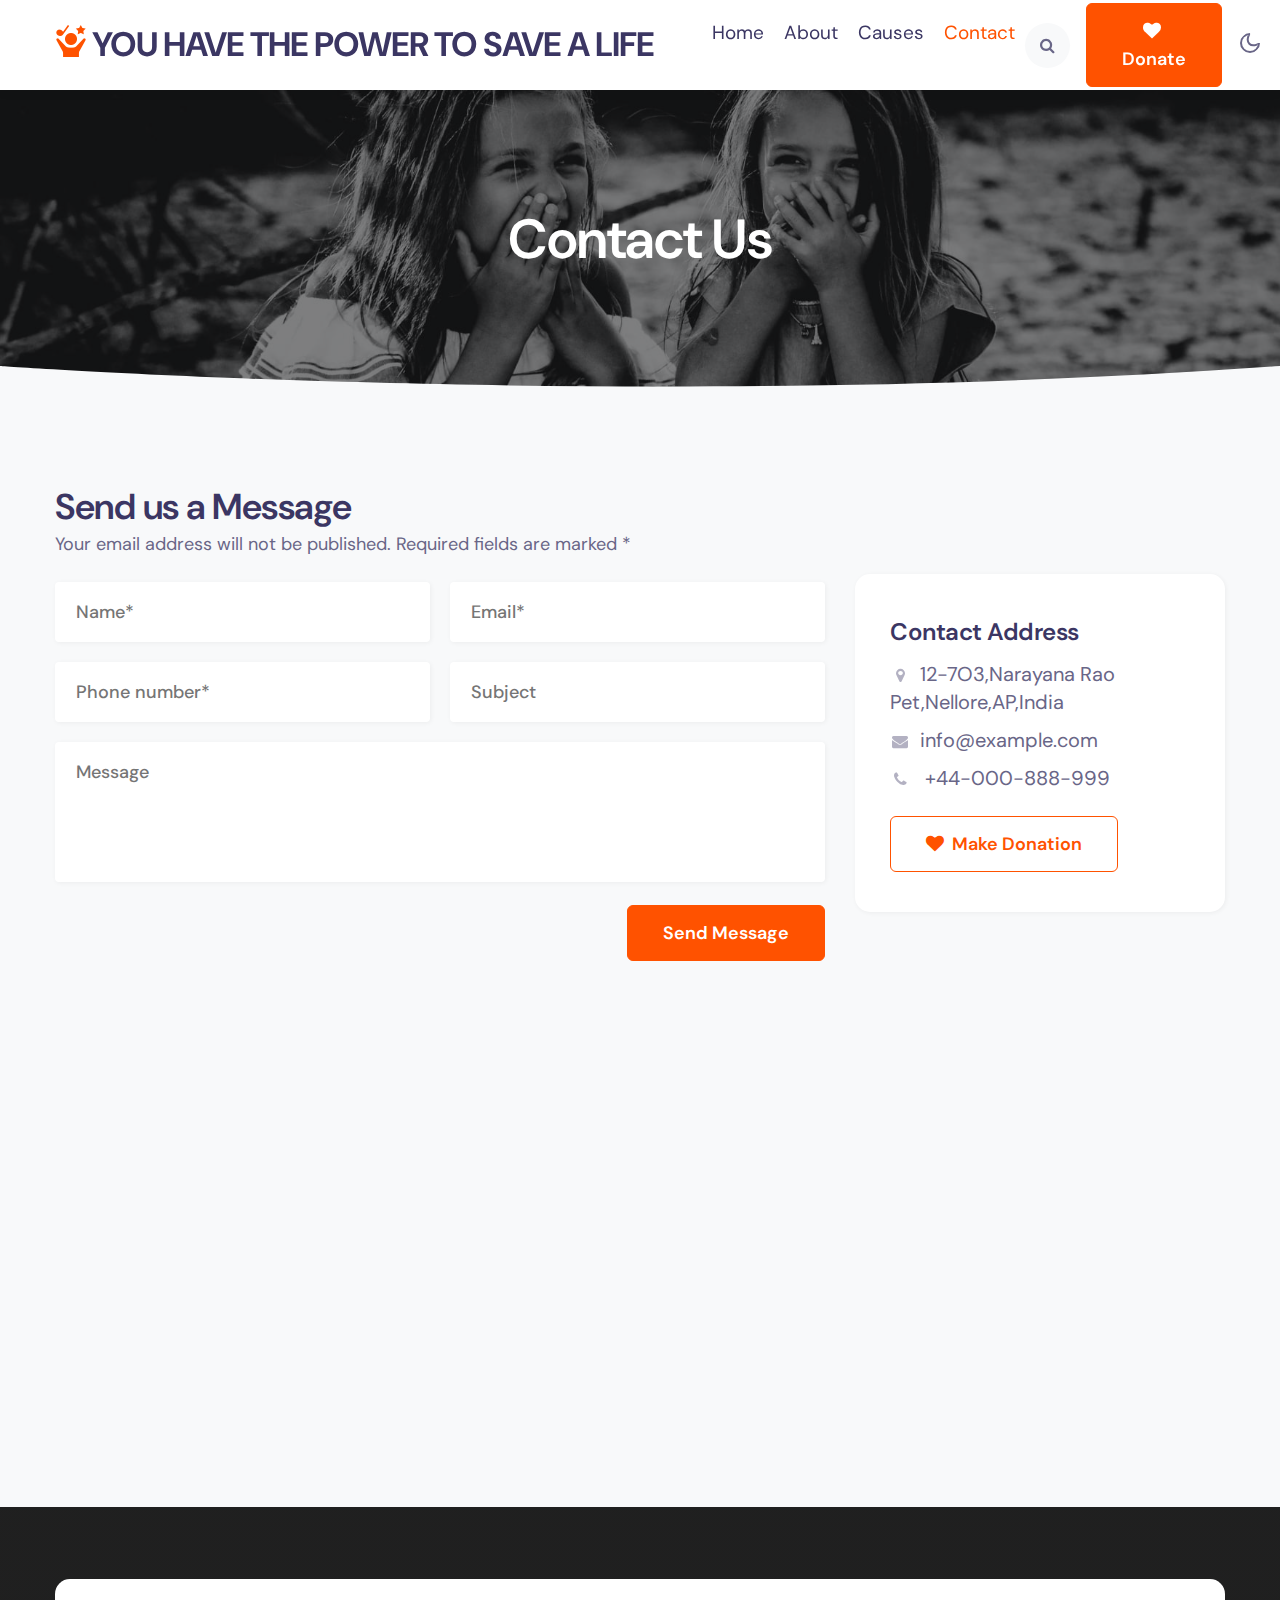
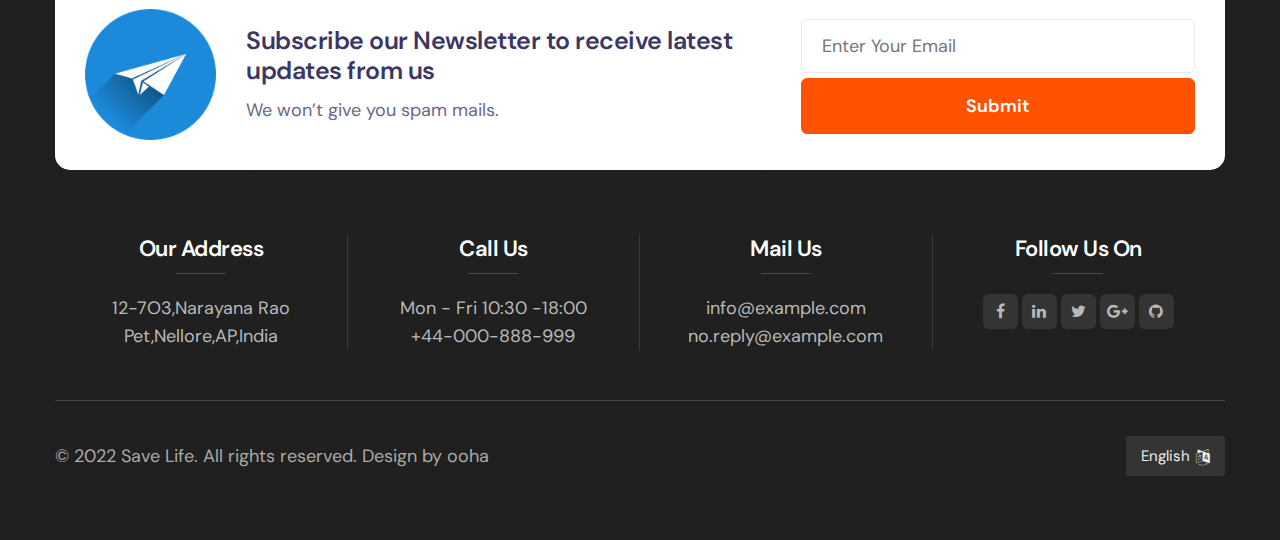
<file: contact.html>
<!doctype html>
<html lang="en">
  <head>
    <meta charset="utf-8">
    <meta name="viewport" content="width=device-width, initial-scale=1, shrink-to-fit=no">

    <title>YOU HAVE THE POWER TO SAVE A LIFE | Contact</title>

    <link href="//fonts.googleapis.com/css2?family=DM+Sans:wght@400;700&display=swap" rel="stylesheet">
    <link rel="stylesheet" href="assets/css/style-starter.css">
  </head>
  <body>
<header id="site-header" class="fixed-top">
  <div class="container">
    <nav class="navbar navbar-expand-lg stroke">
      <h1><a class="navbar-brand mr-lg-5" href="index.html">
        <img src="assets/images/logo.png" alt="Your logo" title="Your logo" />YOU HAVE THE POWER TO SAVE A LIFE
        </a></h1>
      <!-- if logo is image enable this   
    <a class="navbar-brand" href="#index.html">
        <img src="image-path" alt="Your logo" title="Your logo" style="height:35px;" />
    </a> -->
      <button class="navbar-toggler  collapsed bg-gradient" type="button" data-toggle="collapse"
        data-target="#navbarTogglerDemo02" aria-controls="navbarTogglerDemo02" aria-expanded="false"
        aria-label="Toggle navigation">
        <span class="navbar-toggler-icon fa icon-expand fa-bars"></span>
        <span class="navbar-toggler-icon fa icon-close fa-times"></span>
        </span>
      </button>

      <div class="collapse navbar-collapse" id="navbarTogglerDemo02">
        <ul class="navbar-nav w-100">
          <li class="nav-item @@home__active">
            <a class="nav-link" href="index.html">Home <span class="sr-only">(current)</span></a>
          </li>
          <li class="nav-item @@about__active">
            <a class="nav-link" href="about.html">About</a>
          </li>
          <li class="nav-item @@causes__active">
            <a class="nav-link" href="causes.html">Causes</a>
          </li>
          <li class="nav-item active">
            <a class="nav-link" href="contact.html">Contact</a>
          </li>
          <li class="ml-lg-auto mr-lg-0 m-auto">
            
            <div class="search-right">
              <a href="#search" title="search"><span class="fa fa-search" aria-hidden="true"></span></a>
              
              <div id="search" class="pop-overlay">
                  <div class="popup">
                      <h4 class="mb-3">Search here</h4>
                      <form action="error.html" method="GET" class="search-box">
                          <input type="search" placeholder="Enter Keyword" name="search" required="required"
                              autofocus="">
                          <button type="submit" class="btn btn-style btn-primary">Search</button>
                      </form>

                  </div>
                  <a class="close" href="#close">×</a>
              </div>
      
          </div>
          
          </li>
          <li class="align-self">
            <a href="donate.html" class="btn btn-style btn-primary ml-lg-3 mr-lg-2"><span class="fa fa-heart mr-1"></span> Donate</a>
          </li>
        </ul>
      </div>
      
      <div class="mobile-position">
        <nav class="navigation">
          <div class="theme-switch-wrapper">
            <label class="theme-switch" for="checkbox">
              <input type="checkbox" id="checkbox">
              <div class="mode-container">
                <i class="gg-sun"></i>
                <i class="gg-moon"></i>
              </div>
            </label>
          </div>
        </nav>
      </div>
      
    </nav>
  </div>
</header>

<div class="inner-banner">
    <section class="w3l-breadcrumb py-5">
        <div class="container py-lg-5 py-md-3">
            <h2 class="title">Contact Us</h2>
        </div>
    </section>
</div>

<div class="position-relative">
    <div class="shape overflow-hidden">
        <svg viewBox="0 0 2880 48" fill="none" xmlns="http://www.w3.org/2000/svg">
            <path d="M0 48H1437.5H2880V0H2160C1442.5 52 720 0 720 0H0V48Z" fill="currentColor"></path>
        </svg>
    </div>
</div>
<section class="w3l-contact-7 py-5" id="contact">
    <div class="contacts-9 py-lg-5 py-md-4">
        <div class="container">
            <div class="top-map">
                <div class="row map-content-9">
                    <div class="col-lg-8">
                        <h3 class="title-big">Send us a Message</h3>
                        <p class="mb-4 mt-lg-0 mt-2">Your email address will not be published. Required fields are marked *</p>
                        <form action="https://sendmail.w3layouts.com/submitForm" method="post" class="text-right">
                            <div class="form-grid">
                                <input type="text" name="w3lName" id="w3lName" placeholder="Name*" required="">
                                <input type="email" name="w3lSender" id="w3lSender" placeholder="Email*" required="">
                                <input type="text" name="w3lPhone" id="w3lPhone" placeholder="Phone number*"
                                    required="">
                                <input type="text" name="w3lSubject" id="w3lSubject" placeholder="Subject">
                            </div>
                            <textarea name="w3lMessage" id="w3lMessage" placeholder="Message"></textarea>
                            <button type="submit" class="btn btn-primary btn-style mt-3">Send Message</button>
                        </form>
                    </div>
                    <div class="col-lg-4 cont-details">
                        <address>
                            <h5 class="">Contact Address</h5>
                            <p><span class="fa fa-map-marker"></span>12-7O3,Narayana Rao Pet,Nellore,AP,India </p>
                            <p> <a href="mailto:info@example.com"><span
                                        class="fa fa-envelope"></span>info@example.com</a></p>
                            <p><span class="fa fa-phone"></span><a href="tel:+44-000-888-999"> +44-000-888-999</a></p>
                            <a href="donate.html" class="btn btn-style btn-outline-primary mt-4">
                                <span class="fa fa-heart mr-1"></span> Make Donation</a>
                        </address>
                    </div>
                </div>
            </div>
        </div>
    </div>
</section>
<div class="map">
    <iframe
        src="https://www.google.com/maps/embed?pb=!1m18!1m12!1m3!1d387190.2895687731!2d-74.26055986835598!3d40.697668402590374!2m3!1f0!2f0!3f0!3m2!1i1024!2i768!4f13.1!3m3!1m2!1s0x89c24fa5d33f083b%3A0xc80b8f06e177fe62!2sNew+York%2C+NY%2C+USA!5e0!3m2!1sen!2sin!4v1562582305883!5m2!1sen!2sin"
        frameborder="0" style="border:0" allowfullscreen=""></iframe>
</div>
<!-- footer 14 -->
<div class="w3l-footer-main">
  <div class="w3l-sub-footer-content">
      <section class="_form-3">
          <div class="form-main">
              <div class="container">
                  <div class="middle-section grid-column top-bottom">
                      <div class="image grid-three-column">
                          <img src="assets/images/subscribe.png" alt="" class="img-fluid radius-image-full">
                      </div>
                      <div class="text-grid grid-three-column">
                          <h2>Subscribe our Newsletter to receive latest updates from us</h2>
                          <p>We won’t give you spam mails.</p>
                      </div>
                      <div class="form-text grid-three-column">
                          <form action="/" method="GET">
                              <input type="email" name=" placeholder" placeholder="Enter Your Email" required="">
                              <button type="submit" class="btn btn-style btn-primary">Submit</button>
                          </form>
                      </div>
                  </div>
              </div>
          </div>
      </section>
      <footer class="footer-14">
          <div id="footers14-block">
              <div class="container">
                  <div class="footers20-content">
                      <div class="d-grid grid-col-4 grids-content">
                          <div class="column">
                              <h4>Our Address</h4>
                                <p>12-7O3,Narayana Rao Pet,Nellore,AP,India</p>
                          </div>
                          <div class="column">
                              <h4>Call Us</h4>
                              <p>Mon - Fri 10:30 -18:00</p>
                              <p><a href="tel:+44-000-888-999">+44-000-888-999</a></p>
                          </div>
                          <div class="column">
                              <h4>Mail Us</h4>
                              <p><a href="mailto:info@example.com">info@example.com</a></p>
                              <p><a href="mailto:no.reply@example.com">no.reply@example.com</a></p>
                          </div>
                          <div class="column">
                              <h4>Follow Us On</h4>
                              <ul>
                                  <li><a href="#facebook"><span class="fa fa-facebook"
                                              aria-hidden="true"></span></a>
                                  </li>
                                  <li><a href="#linkedin"><span class="fa fa-linkedin"
                                              aria-hidden="true"></span></a>
                                  </li>
                                  <li><a href="#twitter"><span class="fa fa-twitter"
                                              aria-hidden="true"></span></a>
                                  </li>
                                  <li><a href="#google"><span class="fa fa-google-plus"
                                              aria-hidden="true"></span></a>
                                  </li>
                                  <li><a href="#github"><span class="fa fa-github" aria-hidden="true"></span></a>
                                  </li>
                              </ul>
                          </div>
                      </div>
                  </div>
                  <div class="footers14-bottom d-flex">
                      <div class="copyright">
                          <p>© 2022 Save Life. All rights reserved. Design by ooha</p>
                      </div>
                      <div class="language-select d-flex">
                          <span class="fa fa-language" aria-hidden="true"></span>
                          <select>
                              <option>English</option>
                              <option>Telugu</option>
                              <option>Hindi</option>
                              <option>Tamil</option>
                          </select>
                      </div>
                  </div>
              </div>
          </div>
          <button onclick="topFunction()" id="movetop" title="Go to top">
              &uarr;
          </button>
          <script>
              // When the user scrolls down 20px from the top of the document, show the button
              window.onscroll = function () {
                  scrollFunction()
              };

              function scrollFunction() {
                  if (document.body.scrollTop > 20 || document.documentElement.scrollTop > 20) {
                      document.getElementById("movetop").style.display = "block";
                  } else {
                      document.getElementById("movetop").style.display = "none";
                  }
              }

              // When the user clicks on the button, scroll to the top of the document
              function topFunction() {
                  document.body.scrollTop = 0;
                  document.documentElement.scrollTop = 0;
              }
          </script>
          

      </footer>
      
  </div>
</div>


<script src="assets/js/jquery-3.3.1.min.js"></script> 

<script src="assets/js/theme-change.js"></script>
<script src="assets/js/owl.carousel.js"></script>


<script>
  $(document).ready(function () {
    $('.owl-one').owlCarousel({
      loop: true,
      dots: false,
      margin: 0,
      nav: true,
      responsiveClass: true,
      autoplay: true,
      autoplayTimeout: 5000,
      autoplaySpeed: 1000,
      autoplayHoverPause: false,
      responsive: {
        0: {
          items: 1
        },
        480: {
          items: 1
        },
        667: {
          items: 1
        },
        1000: {
          items: 1
        }
      }
    })
  })
</script>
<script>
  $(document).ready(function () {
    $("#owl-demo1").owlCarousel({
      loop: true,
      margin: 20,
      nav: false,
      responsiveClass: true,
      responsive: {
        0: {
          items: 1
        },
        736: {
          items: 1
        },
        1000: {
          items: 2,
          loop: false
        }
      }
    })
  })
</script>

<script src="assets/js/counter.js"></script>
<script>
  $(window).on("scroll", function () {
    var scroll = $(window).scrollTop();

    if (scroll >= 80) {
      $("#site-header").addClass("nav-fixed");
    } else {
      $("#site-header").removeClass("nav-fixed");
    }
  });

  //Main navigation Active Class Add Remove
  $(".navbar-toggler").on("click", function () {
    $("header").toggleClass("active");
  });
  $(document).on("ready", function () {
    if ($(window).width() > 991) {
      $("header").removeClass("active");
    }
    $(window).on("resize", function () {
      if ($(window).width() > 991) {
        $("header").removeClass("active");
      }
    });
  });
</script>
<script>
  $(function () {
    $('.navbar-toggler').click(function () {
      $('body').toggleClass('noscroll');
    })
  });
</script>
<script src="assets/js/bootstrap.min.js"></script>
</body>

</html>
</file>
<file: assets/css/style-starter.css>
@charset "UTF-8";


:root {
  --blue: #007bff;
  --indigo: #6610f2;
  --purple: #6f42c1;
  --pink: #e83e8c;
  --red: #dc3545;
  --orange: #fd7e14;
  --yellow: #ffc107;
  --green: #28a745;
  --teal: #20c997;
  --cyan: #17a2b8;
  --white: #fff;
  --gray: #6c757d;
  --gray-dark: #343a40;
  --primary: #ff5200;
  --secondary: #6c757d;
  --success: #28a745;
  --info: #17a2b8;
  --warning: #ffc107;
  --danger: #dc3545;
  --light: #f8f9fa;
  --dark: #343a40;
  --breakpoint-xs: 0;
  --breakpoint-sm: 576px;
  --breakpoint-md: 768px;
  --breakpoint-lg: 992px;
  --breakpoint-xl: 1200px;
  --font-family-sans-serif: -apple-system, BlinkMacSystemFont, "Segoe UI", Roboto, "Helvetica Neue", Arial, "Noto Sans", sans-serif, "Apple Color Emoji", "Segoe UI Emoji", "Segoe UI Symbol", "Noto Color Emoji";
  --font-family-monospace: SFMono-Regular, Menlo, Monaco, Consolas, "Liberation Mono", "Courier New", monospace; }

*,
*::before,
*::after {
  box-sizing: border-box; }

html {
  font-family: sans-serif;
  line-height: 1.15;
  -webkit-text-size-adjust: 100%;
  -webkit-tap-highlight-color: rgba(0, 0, 0, 0); }

article, aside, figcaption, figure, footer, header, hgroup, main, nav, section {
  display: block; }

body {
  margin: 0;
  font-family: -apple-system, BlinkMacSystemFont, "Segoe UI", Roboto, "Helvetica Neue", Arial, "Noto Sans", sans-serif, "Apple Color Emoji", "Segoe UI Emoji", "Segoe UI Symbol", "Noto Color Emoji";
  font-size: 1rem;
  font-weight: 400;
  line-height: 1.5;
  color: #212529;
  text-align: left;
  background-color: #fff; }

[tabindex="-1"]:focus:not(:focus-visible) {
  outline: 0 !important; }

hr {
  box-sizing: content-box;
  height: 0;
  overflow: visible; }

h1, h2, h3, h4, h5, h6 {
  margin-top: 0;
  margin-bottom: 0.5rem; }

p {
  margin-top: 0;
  margin-bottom: 1rem; }

abbr[title],
abbr[data-original-title] {
  text-decoration: underline;
  -webkit-text-decoration: underline dotted;
          text-decoration: underline dotted;
  cursor: help;
  border-bottom: 0;
  -webkit-text-decoration-skip-ink: none;
          text-decoration-skip-ink: none; }

address {
  margin-bottom: 1rem;
  font-style: normal;
  line-height: inherit; }

ol,
ul,
dl {
  margin-top: 0;
  margin-bottom: 1rem; }

ol ol,
ul ul,
ol ul,
ul ol {
  margin-bottom: 0; }

dt {
  font-weight: 700; }

dd {
  margin-bottom: .5rem;
  margin-left: 0; }

blockquote {
  margin: 0 0 1rem; }

b,
strong {
  font-weight: bolder; }

small {
  font-size: 80%; }

sub,
sup {
  position: relative;
  font-size: 75%;
  line-height: 0;
  vertical-align: baseline; }

sub {
  bottom: -.25em; }

sup {
  top: -.5em; }

a {
  color: #ff5200;
  text-decoration: none;
  background-color: transparent; }
  a:hover {
    color: #b33900;
    text-decoration: underline; }

a:not([href]) {
  color: inherit;
  text-decoration: none; }
  a:not([href]):hover {
    color: inherit;
    text-decoration: none; }

pre,
code,
kbd,
samp {
  font-family: SFMono-Regular, Menlo, Monaco, Consolas, "Liberation Mono", "Courier New", monospace;
  font-size: 1em; }

pre {
  margin-top: 0;
  margin-bottom: 1rem;
  overflow: auto; }

figure {
  margin: 0 0 1rem; }

img {
  vertical-align: middle;
  border-style: none; }

svg {
  overflow: hidden;
  vertical-align: middle; }

table {
  border-collapse: collapse; }

caption {
  padding-top: 0.75rem;
  padding-bottom: 0.75rem;
  color: #6c757d;
  text-align: left;
  caption-side: bottom; }

th {
  text-align: inherit; }

label {
  display: inline-block;
  margin-bottom: 0.5rem; }

button {
  border-radius: 0; }

button:focus {
  outline: 1px dotted;
  outline: 5px auto -webkit-focus-ring-color; }

input,
button,
select,
optgroup,
textarea {
  margin: 0;
  font-family: inherit;
  font-size: inherit;
  line-height: inherit; }

button,
input {
  overflow: visible; }

button,
select {
  text-transform: none; }

select {
  word-wrap: normal; }

button,
[type="button"],
[type="reset"],
[type="submit"] {
  -webkit-appearance: button; }

button:not(:disabled),
[type="button"]:not(:disabled),
[type="reset"]:not(:disabled),
[type="submit"]:not(:disabled) {
  cursor: pointer; }

button::-moz-focus-inner,
[type="button"]::-moz-focus-inner,
[type="reset"]::-moz-focus-inner,
[type="submit"]::-moz-focus-inner {
  padding: 0;
  border-style: none; }

input[type="radio"],
input[type="checkbox"] {
  box-sizing: border-box;
  padding: 0; }

input[type="date"],
input[type="time"],
input[type="datetime-local"],
input[type="month"] {
  -webkit-appearance: listbox; }

textarea {
  overflow: auto;
  resize: vertical; }

fieldset {
  min-width: 0;
  padding: 0;
  margin: 0;
  border: 0; }

legend {
  display: block;
  width: 100%;
  max-width: 100%;
  padding: 0;
  margin-bottom: .5rem;
  font-size: 1.5rem;
  line-height: inherit;
  color: inherit;
  white-space: normal; }
  @media (max-width: 1200px) {
    legend {
      font-size: calc(1.275rem + 0.3vw) ; } }

progress {
  vertical-align: baseline; }

[type="number"]::-webkit-inner-spin-button,
[type="number"]::-webkit-outer-spin-button {
  height: auto; }

[type="search"] {
  outline-offset: -2px;
  -webkit-appearance: none; }

[type="search"]::-webkit-search-decoration {
  -webkit-appearance: none; }

::-webkit-file-upload-button {
  font: inherit;
  -webkit-appearance: button; }

output {
  display: inline-block; }

summary {
  display: list-item;
  cursor: pointer; }

template {
  display: none; }

[hidden] {
  display: none !important; }

h1, h2, h3, h4, h5, h6,
.h1, .h2, .h3, .h4, .h5, .h6 {
  margin-bottom: 0.5rem;
  font-weight: 500;
  line-height: 1.2; }

h1, .h1 {
  font-size: 2.5rem; }
  @media (max-width: 1200px) {
    h1, .h1 {
      font-size: calc(1.375rem + 1.5vw) ; } }

h2, .h2 {
  font-size: 2rem; }
  @media (max-width: 1200px) {
    h2, .h2 {
      font-size: calc(1.325rem + 0.9vw) ; } }

h3, .h3 {
  font-size: 1.75rem; }
  @media (max-width: 1200px) {
    h3, .h3 {
      font-size: calc(1.3rem + 0.6vw) ; } }

h4, .h4 {
  font-size: 1.5rem; }
  @media (max-width: 1200px) {
    h4, .h4 {
      font-size: calc(1.275rem + 0.3vw) ; } }

h5, .h5 {
  font-size: 1.25rem; }

h6, .h6 {
  font-size: 1rem; }

.lead {
  font-size: 1.25rem;
  font-weight: 300; }

.display-1 {
  font-size: 6rem;
  font-weight: 300;
  line-height: 1.2; }
  @media (max-width: 1200px) {
    .display-1 {
      font-size: calc(1.725rem + 5.7vw) ; } }

.display-2 {
  font-size: 5.5rem;
  font-weight: 300;
  line-height: 1.2; }
  @media (max-width: 1200px) {
    .display-2 {
      font-size: calc(1.675rem + 5.1vw) ; } }

.display-3 {
  font-size: 4.5rem;
  font-weight: 300;
  line-height: 1.2; }
  @media (max-width: 1200px) {
    .display-3 {
      font-size: calc(1.575rem + 3.9vw) ; } }

.display-4 {
  font-size: 3.5rem;
  font-weight: 300;
  line-height: 1.2; }
  @media (max-width: 1200px) {
    .display-4 {
      font-size: calc(1.475rem + 2.7vw) ; } }

hr {
  margin-top: 1rem;
  margin-bottom: 1rem;
  border: 0;
  border-top: 1px solid rgba(0, 0, 0, 0.1); }

small,
.small {
  font-size: 80%;
  font-weight: 400; }

mark,
.mark {
  padding: 0.2em;
  background-color: #fcf8e3; }

.list-unstyled {
  padding-left: 0;
  list-style: none; }

.list-inline {
  padding-left: 0;
  list-style: none; }

.list-inline-item {
  display: inline-block; }
  .list-inline-item:not(:last-child) {
    margin-right: 0.5rem; }

.initialism {
  font-size: 90%;
  text-transform: uppercase; }

.blockquote {
  margin-bottom: 1rem;
  font-size: 1.25rem; }

.blockquote-footer {
  display: block;
  font-size: 80%;
  color: #6c757d; }
  .blockquote-footer::before {
    content: "\2014\00A0"; }

.img-fluid {
  max-width: 100%;
  height: auto; }

.img-thumbnail {
  padding: 0.25rem;
  background-color: #fff;
  border: 1px solid #dee2e6;
  border-radius: 0.25rem;
  max-width: 100%;
  height: auto; }

.figure {
  display: inline-block; }

.figure-img {
  margin-bottom: 0.5rem;
  line-height: 1; }

.figure-caption {
  font-size: 90%;
  color: #6c757d; }

code {
  font-size: 87.5%;
  color: #e83e8c;
  word-wrap: break-word; }
  a > code {
    color: inherit; }

kbd {
  padding: 0.2rem 0.4rem;
  font-size: 87.5%;
  color: #fff;
  background-color: #212529;
  border-radius: 0.2rem; }
  kbd kbd {
    padding: 0;
    font-size: 100%;
    font-weight: 700; }

pre {
  display: block;
  font-size: 87.5%;
  color: #212529; }
  pre code {
    font-size: inherit;
    color: inherit;
    word-break: normal; }

.pre-scrollable {
  max-height: 340px;
  overflow-y: scroll; }

.container {
  width: 100%;
  padding-right: 15px;
  padding-left: 15px;
  margin-right: auto;
  margin-left: auto; }
  @media (min-width: 576px) {
    .container {
      max-width: 540px; } }
  @media (min-width: 768px) {
    .container {
      max-width: 720px; } }
  @media (min-width: 992px) {
    .container {
      max-width: 960px; } }
  @media (min-width: 1200px) {
    .container {
      max-width: 1140px; } }

.container-fluid, .container-sm, .container-md, .container-lg, .container-xl {
  width: 100%;
  padding-right: 15px;
  padding-left: 15px;
  margin-right: auto;
  margin-left: auto; }

@media (min-width: 576px) {
  .container, .container-sm {
    max-width: 540px; } }

@media (min-width: 768px) {
  .container, .container-sm, .container-md {
    max-width: 720px; } }

@media (min-width: 992px) {
  .container, .container-sm, .container-md, .container-lg {
    max-width: 960px; } }

@media (min-width: 1200px) {
  .container, .container-sm, .container-md, .container-lg, .container-xl {
    max-width: 1140px; } }

.row {
  display: flex;
  flex-wrap: wrap;
  margin-right: -15px;
  margin-left: -15px; }

.no-gutters {
  margin-right: 0;
  margin-left: 0; }
  .no-gutters > .col,
  .no-gutters > [class*="col-"] {
    padding-right: 0;
    padding-left: 0; }

.col-1, .col-2, .col-3, .col-4, .col-5, .col-6, .col-7, .col-8, .col-9, .col-10, .col-11, .col-12, .col,
.col-auto, .col-sm-1, .col-sm-2, .col-sm-3, .col-sm-4, .col-sm-5, .col-sm-6, .col-sm-7, .col-sm-8, .col-sm-9, .col-sm-10, .col-sm-11, .col-sm-12, .col-sm,
.col-sm-auto, .col-md-1, .col-md-2, .col-md-3, .col-md-4, .col-md-5, .col-md-6, .col-md-7, .col-md-8, .col-md-9, .col-md-10, .col-md-11, .col-md-12, .col-md,
.col-md-auto, .col-lg-1, .col-lg-2, .col-lg-3, .col-lg-4, .col-lg-5, .col-lg-6, .col-lg-7, .col-lg-8, .col-lg-9, .col-lg-10, .col-lg-11, .col-lg-12, .col-lg,
.col-lg-auto, .col-xl-1, .col-xl-2, .col-xl-3, .col-xl-4, .col-xl-5, .col-xl-6, .col-xl-7, .col-xl-8, .col-xl-9, .col-xl-10, .col-xl-11, .col-xl-12, .col-xl,
.col-xl-auto {
  position: relative;
  width: 100%;
  padding-right: 15px;
  padding-left: 15px; }

.col {
  flex-basis: 0;
  flex-grow: 1;
  max-width: 100%; }

.row-cols-1 > * {
  flex: 0 0 100%;
  max-width: 100%; }

.row-cols-2 > * {
  flex: 0 0 50%;
  max-width: 50%; }

.row-cols-3 > * {
  flex: 0 0 33.33333%;
  max-width: 33.33333%; }

.row-cols-4 > * {
  flex: 0 0 25%;
  max-width: 25%; }

.row-cols-5 > * {
  flex: 0 0 20%;
  max-width: 20%; }

.row-cols-6 > * {
  flex: 0 0 16.66667%;
  max-width: 16.66667%; }

.col-auto {
  flex: 0 0 auto;
  width: auto;
  max-width: 100%; }

.col-1 {
  flex: 0 0 8.33333%;
  max-width: 8.33333%; }

.col-2 {
  flex: 0 0 16.66667%;
  max-width: 16.66667%; }

.col-3 {
  flex: 0 0 25%;
  max-width: 25%; }

.col-4 {
  flex: 0 0 33.33333%;
  max-width: 33.33333%; }

.col-5 {
  flex: 0 0 41.66667%;
  max-width: 41.66667%; }

.col-6 {
  flex: 0 0 50%;
  max-width: 50%; }

.col-7 {
  flex: 0 0 58.33333%;
  max-width: 58.33333%; }

.col-8 {
  flex: 0 0 66.66667%;
  max-width: 66.66667%; }

.col-9 {
  flex: 0 0 75%;
  max-width: 75%; }

.col-10 {
  flex: 0 0 83.33333%;
  max-width: 83.33333%; }

.col-11 {
  flex: 0 0 91.66667%;
  max-width: 91.66667%; }

.col-12 {
  flex: 0 0 100%;
  max-width: 100%; }

.order-first {
  order: -1; }

.order-last {
  order: 13; }

.order-0 {
  order: 0; }

.order-1 {
  order: 1; }

.order-2 {
  order: 2; }

.order-3 {
  order: 3; }

.order-4 {
  order: 4; }

.order-5 {
  order: 5; }

.order-6 {
  order: 6; }

.order-7 {
  order: 7; }

.order-8 {
  order: 8; }

.order-9 {
  order: 9; }

.order-10 {
  order: 10; }

.order-11 {
  order: 11; }

.order-12 {
  order: 12; }

.offset-1 {
  margin-left: 8.33333%; }

.offset-2 {
  margin-left: 16.66667%; }

.offset-3 {
  margin-left: 25%; }

.offset-4 {
  margin-left: 33.33333%; }

.offset-5 {
  margin-left: 41.66667%; }

.offset-6 {
  margin-left: 50%; }

.offset-7 {
  margin-left: 58.33333%; }

.offset-8 {
  margin-left: 66.66667%; }

.offset-9 {
  margin-left: 75%; }

.offset-10 {
  margin-left: 83.33333%; }

.offset-11 {
  margin-left: 91.66667%; }

@media (min-width: 576px) {
  .col-sm {
    flex-basis: 0;
    flex-grow: 1;
    max-width: 100%; }
  .row-cols-sm-1 > * {
    flex: 0 0 100%;
    max-width: 100%; }
  .row-cols-sm-2 > * {
    flex: 0 0 50%;
    max-width: 50%; }
  .row-cols-sm-3 > * {
    flex: 0 0 33.33333%;
    max-width: 33.33333%; }
  .row-cols-sm-4 > * {
    flex: 0 0 25%;
    max-width: 25%; }
  .row-cols-sm-5 > * {
    flex: 0 0 20%;
    max-width: 20%; }
  .row-cols-sm-6 > * {
    flex: 0 0 16.66667%;
    max-width: 16.66667%; }
  .col-sm-auto {
    flex: 0 0 auto;
    width: auto;
    max-width: 100%; }
  .col-sm-1 {
    flex: 0 0 8.33333%;
    max-width: 8.33333%; }
  .col-sm-2 {
    flex: 0 0 16.66667%;
    max-width: 16.66667%; }
  .col-sm-3 {
    flex: 0 0 25%;
    max-width: 25%; }
  .col-sm-4 {
    flex: 0 0 33.33333%;
    max-width: 33.33333%; }
  .col-sm-5 {
    flex: 0 0 41.66667%;
    max-width: 41.66667%; }
  .col-sm-6 {
    flex: 0 0 50%;
    max-width: 50%; }
  .col-sm-7 {
    flex: 0 0 58.33333%;
    max-width: 58.33333%; }
  .col-sm-8 {
    flex: 0 0 66.66667%;
    max-width: 66.66667%; }
  .col-sm-9 {
    flex: 0 0 75%;
    max-width: 75%; }
  .col-sm-10 {
    flex: 0 0 83.33333%;
    max-width: 83.33333%; }
  .col-sm-11 {
    flex: 0 0 91.66667%;
    max-width: 91.66667%; }
  .col-sm-12 {
    flex: 0 0 100%;
    max-width: 100%; }
  .order-sm-first {
    order: -1; }
  .order-sm-last {
    order: 13; }
  .order-sm-0 {
    order: 0; }
  .order-sm-1 {
    order: 1; }
  .order-sm-2 {
    order: 2; }
  .order-sm-3 {
    order: 3; }
  .order-sm-4 {
    order: 4; }
  .order-sm-5 {
    order: 5; }
  .order-sm-6 {
    order: 6; }
  .order-sm-7 {
    order: 7; }
  .order-sm-8 {
    order: 8; }
  .order-sm-9 {
    order: 9; }
  .order-sm-10 {
    order: 10; }
  .order-sm-11 {
    order: 11; }
  .order-sm-12 {
    order: 12; }
  .offset-sm-0 {
    margin-left: 0; }
  .offset-sm-1 {
    margin-left: 8.33333%; }
  .offset-sm-2 {
    margin-left: 16.66667%; }
  .offset-sm-3 {
    margin-left: 25%; }
  .offset-sm-4 {
    margin-left: 33.33333%; }
  .offset-sm-5 {
    margin-left: 41.66667%; }
  .offset-sm-6 {
    margin-left: 50%; }
  .offset-sm-7 {
    margin-left: 58.33333%; }
  .offset-sm-8 {
    margin-left: 66.66667%; }
  .offset-sm-9 {
    margin-left: 75%; }
  .offset-sm-10 {
    margin-left: 83.33333%; }
  .offset-sm-11 {
    margin-left: 91.66667%; } }

@media (min-width: 768px) {
  .col-md {
    flex-basis: 0;
    flex-grow: 1;
    max-width: 100%; }
  .row-cols-md-1 > * {
    flex: 0 0 100%;
    max-width: 100%; }
  .row-cols-md-2 > * {
    flex: 0 0 50%;
    max-width: 50%; }
  .row-cols-md-3 > * {
    flex: 0 0 33.33333%;
    max-width: 33.33333%; }
  .row-cols-md-4 > * {
    flex: 0 0 25%;
    max-width: 25%; }
  .row-cols-md-5 > * {
    flex: 0 0 20%;
    max-width: 20%; }
  .row-cols-md-6 > * {
    flex: 0 0 16.66667%;
    max-width: 16.66667%; }
  .col-md-auto {
    flex: 0 0 auto;
    width: auto;
    max-width: 100%; }
  .col-md-1 {
    flex: 0 0 8.33333%;
    max-width: 8.33333%; }
  .col-md-2 {
    flex: 0 0 16.66667%;
    max-width: 16.66667%; }
  .col-md-3 {
    flex: 0 0 25%;
    max-width: 25%; }
  .col-md-4 {
    flex: 0 0 33.33333%;
    max-width: 33.33333%; }
  .col-md-5 {
    flex: 0 0 41.66667%;
    max-width: 41.66667%; }
  .col-md-6 {
    flex: 0 0 50%;
    max-width: 50%; }
  .col-md-7 {
    flex: 0 0 58.33333%;
    max-width: 58.33333%; }
  .col-md-8 {
    flex: 0 0 66.66667%;
    max-width: 66.66667%; }
  .col-md-9 {
    flex: 0 0 75%;
    max-width: 75%; }
  .col-md-10 {
    flex: 0 0 83.33333%;
    max-width: 83.33333%; }
  .col-md-11 {
    flex: 0 0 91.66667%;
    max-width: 91.66667%; }
  .col-md-12 {
    flex: 0 0 100%;
    max-width: 100%; }
  .order-md-first {
    order: -1; }
  .order-md-last {
    order: 13; }
  .order-md-0 {
    order: 0; }
  .order-md-1 {
    order: 1; }
  .order-md-2 {
    order: 2; }
  .order-md-3 {
    order: 3; }
  .order-md-4 {
    order: 4; }
  .order-md-5 {
    order: 5; }
  .order-md-6 {
    order: 6; }
  .order-md-7 {
    order: 7; }
  .order-md-8 {
    order: 8; }
  .order-md-9 {
    order: 9; }
  .order-md-10 {
    order: 10; }
  .order-md-11 {
    order: 11; }
  .order-md-12 {
    order: 12; }
  .offset-md-0 {
    margin-left: 0; }
  .offset-md-1 {
    margin-left: 8.33333%; }
  .offset-md-2 {
    margin-left: 16.66667%; }
  .offset-md-3 {
    margin-left: 25%; }
  .offset-md-4 {
    margin-left: 33.33333%; }
  .offset-md-5 {
    margin-left: 41.66667%; }
  .offset-md-6 {
    margin-left: 50%; }
  .offset-md-7 {
    margin-left: 58.33333%; }
  .offset-md-8 {
    margin-left: 66.66667%; }
  .offset-md-9 {
    margin-left: 75%; }
  .offset-md-10 {
    margin-left: 83.33333%; }
  .offset-md-11 {
    margin-left: 91.66667%; } }

@media (min-width: 992px) {
  .col-lg {
    flex-basis: 0;
    flex-grow: 1;
    max-width: 100%; }
  .row-cols-lg-1 > * {
    flex: 0 0 100%;
    max-width: 100%; }
  .row-cols-lg-2 > * {
    flex: 0 0 50%;
    max-width: 50%; }
  .row-cols-lg-3 > * {
    flex: 0 0 33.33333%;
    max-width: 33.33333%; }
  .row-cols-lg-4 > * {
    flex: 0 0 25%;
    max-width: 25%; }
  .row-cols-lg-5 > * {
    flex: 0 0 20%;
    max-width: 20%; }
  .row-cols-lg-6 > * {
    flex: 0 0 16.66667%;
    max-width: 16.66667%; }
  .col-lg-auto {
    flex: 0 0 auto;
    width: auto;
    max-width: 100%; }
  .col-lg-1 {
    flex: 0 0 8.33333%;
    max-width: 8.33333%; }
  .col-lg-2 {
    flex: 0 0 16.66667%;
    max-width: 16.66667%; }
  .col-lg-3 {
    flex: 0 0 25%;
    max-width: 25%; }
  .col-lg-4 {
    flex: 0 0 33.33333%;
    max-width: 33.33333%; }
  .col-lg-5 {
    flex: 0 0 41.66667%;
    max-width: 41.66667%; }
  .col-lg-6 {
    flex: 0 0 50%;
    max-width: 50%; }
  .col-lg-7 {
    flex: 0 0 58.33333%;
    max-width: 58.33333%; }
  .col-lg-8 {
    flex: 0 0 66.66667%;
    max-width: 66.66667%; }
  .col-lg-9 {
    flex: 0 0 75%;
    max-width: 75%; }
  .col-lg-10 {
    flex: 0 0 83.33333%;
    max-width: 83.33333%; }
  .col-lg-11 {
    flex: 0 0 91.66667%;
    max-width: 91.66667%; }
  .col-lg-12 {
    flex: 0 0 100%;
    max-width: 100%; }
  .order-lg-first {
    order: -1; }
  .order-lg-last {
    order: 13; }
  .order-lg-0 {
    order: 0; }
  .order-lg-1 {
    order: 1; }
  .order-lg-2 {
    order: 2; }
  .order-lg-3 {
    order: 3; }
  .order-lg-4 {
    order: 4; }
  .order-lg-5 {
    order: 5; }
  .order-lg-6 {
    order: 6; }
  .order-lg-7 {
    order: 7; }
  .order-lg-8 {
    order: 8; }
  .order-lg-9 {
    order: 9; }
  .order-lg-10 {
    order: 10; }
  .order-lg-11 {
    order: 11; }
  .order-lg-12 {
    order: 12; }
  .offset-lg-0 {
    margin-left: 0; }
  .offset-lg-1 {
    margin-left: 8.33333%; }
  .offset-lg-2 {
    margin-left: 16.66667%; }
  .offset-lg-3 {
    margin-left: 25%; }
  .offset-lg-4 {
    margin-left: 33.33333%; }
  .offset-lg-5 {
    margin-left: 41.66667%; }
  .offset-lg-6 {
    margin-left: 50%; }
  .offset-lg-7 {
    margin-left: 58.33333%; }
  .offset-lg-8 {
    margin-left: 66.66667%; }
  .offset-lg-9 {
    margin-left: 75%; }
  .offset-lg-10 {
    margin-left: 83.33333%; }
  .offset-lg-11 {
    margin-left: 91.66667%; } }

@media (min-width: 1200px) {
  .col-xl {
    flex-basis: 0;
    flex-grow: 1;
    max-width: 100%; }
  .row-cols-xl-1 > * {
    flex: 0 0 100%;
    max-width: 100%; }
  .row-cols-xl-2 > * {
    flex: 0 0 50%;
    max-width: 50%; }
  .row-cols-xl-3 > * {
    flex: 0 0 33.33333%;
    max-width: 33.33333%; }
  .row-cols-xl-4 > * {
    flex: 0 0 25%;
    max-width: 25%; }
  .row-cols-xl-5 > * {
    flex: 0 0 20%;
    max-width: 20%; }
  .row-cols-xl-6 > * {
    flex: 0 0 16.66667%;
    max-width: 16.66667%; }
  .col-xl-auto {
    flex: 0 0 auto;
    width: auto;
    max-width: 100%; }
  .col-xl-1 {
    flex: 0 0 8.33333%;
    max-width: 8.33333%; }
  .col-xl-2 {
    flex: 0 0 16.66667%;
    max-width: 16.66667%; }
  .col-xl-3 {
    flex: 0 0 25%;
    max-width: 25%; }
  .col-xl-4 {
    flex: 0 0 33.33333%;
    max-width: 33.33333%; }
  .col-xl-5 {
    flex: 0 0 41.66667%;
    max-width: 41.66667%; }
  .col-xl-6 {
    flex: 0 0 50%;
    max-width: 50%; }
  .col-xl-7 {
    flex: 0 0 58.33333%;
    max-width: 58.33333%; }
  .col-xl-8 {
    flex: 0 0 66.66667%;
    max-width: 66.66667%; }
  .col-xl-9 {
    flex: 0 0 75%;
    max-width: 75%; }
  .col-xl-10 {
    flex: 0 0 83.33333%;
    max-width: 83.33333%; }
  .col-xl-11 {
    flex: 0 0 91.66667%;
    max-width: 91.66667%; }
  .col-xl-12 {
    flex: 0 0 100%;
    max-width: 100%; }
  .order-xl-first {
    order: -1; }
  .order-xl-last {
    order: 13; }
  .order-xl-0 {
    order: 0; }
  .order-xl-1 {
    order: 1; }
  .order-xl-2 {
    order: 2; }
  .order-xl-3 {
    order: 3; }
  .order-xl-4 {
    order: 4; }
  .order-xl-5 {
    order: 5; }
  .order-xl-6 {
    order: 6; }
  .order-xl-7 {
    order: 7; }
  .order-xl-8 {
    order: 8; }
  .order-xl-9 {
    order: 9; }
  .order-xl-10 {
    order: 10; }
  .order-xl-11 {
    order: 11; }
  .order-xl-12 {
    order: 12; }
  .offset-xl-0 {
    margin-left: 0; }
  .offset-xl-1 {
    margin-left: 8.33333%; }
  .offset-xl-2 {
    margin-left: 16.66667%; }
  .offset-xl-3 {
    margin-left: 25%; }
  .offset-xl-4 {
    margin-left: 33.33333%; }
  .offset-xl-5 {
    margin-left: 41.66667%; }
  .offset-xl-6 {
    margin-left: 50%; }
  .offset-xl-7 {
    margin-left: 58.33333%; }
  .offset-xl-8 {
    margin-left: 66.66667%; }
  .offset-xl-9 {
    margin-left: 75%; }
  .offset-xl-10 {
    margin-left: 83.33333%; }
  .offset-xl-11 {
    margin-left: 91.66667%; } }

.table {
  width: 100%;
  margin-bottom: 1rem;
  color: #212529; }
  .table th,
  .table td {
    padding: 0.75rem;
    vertical-align: top;
    border-top: 1px solid #dee2e6; }
  .table thead th {
    vertical-align: bottom;
    border-bottom: 2px solid #dee2e6; }
  .table tbody + tbody {
    border-top: 2px solid #dee2e6; }

.table-sm th,
.table-sm td {
  padding: 0.3rem; }

.table-bordered {
  border: 1px solid #dee2e6; }
  .table-bordered th,
  .table-bordered td {
    border: 1px solid #dee2e6; }
  .table-bordered thead th,
  .table-bordered thead td {
    border-bottom-width: 2px; }

.table-borderless th,
.table-borderless td,
.table-borderless thead th,
.table-borderless tbody + tbody {
  border: 0; }

.table-striped tbody tr:nth-of-type(odd) {
  background-color: rgba(0, 0, 0, 0.05); }

.table-hover tbody tr:hover {
  color: #212529;
  background-color: rgba(0, 0, 0, 0.075); }

.table-primary,
.table-primary > th,
.table-primary > td {
  background-color: #ffcfb8; }

.table-primary th,
.table-primary td,
.table-primary thead th,
.table-primary tbody + tbody {
  border-color: #ffa57a; }

.table-hover .table-primary:hover {
  background-color: #ffbe9f; }
  .table-hover .table-primary:hover > td,
  .table-hover .table-primary:hover > th {
    background-color: #ffbe9f; }

.table-secondary,
.table-secondary > th,
.table-secondary > td {
  background-color: #d6d8db; }

.table-secondary th,
.table-secondary td,
.table-secondary thead th,
.table-secondary tbody + tbody {
  border-color: #b3b7bb; }

.table-hover .table-secondary:hover {
  background-color: #c8cbcf; }
  .table-hover .table-secondary:hover > td,
  .table-hover .table-secondary:hover > th {
    background-color: #c8cbcf; }

.table-success,
.table-success > th,
.table-success > td {
  background-color: #c3e6cb; }

.table-success th,
.table-success td,
.table-success thead th,
.table-success tbody + tbody {
  border-color: #8fd19e; }

.table-hover .table-success:hover {
  background-color: #b1dfbb; }
  .table-hover .table-success:hover > td,
  .table-hover .table-success:hover > th {
    background-color: #b1dfbb; }

.table-info,
.table-info > th,
.table-info > td {
  background-color: #bee5eb; }

.table-info th,
.table-info td,
.table-info thead th,
.table-info tbody + tbody {
  border-color: #86cfda; }

.table-hover .table-info:hover {
  background-color: #abdde5; }
  .table-hover .table-info:hover > td,
  .table-hover .table-info:hover > th {
    background-color: #abdde5; }

.table-warning,
.table-warning > th,
.table-warning > td {
  background-color: #ffeeba; }

.table-warning th,
.table-warning td,
.table-warning thead th,
.table-warning tbody + tbody {
  border-color: #ffdf7e; }

.table-hover .table-warning:hover {
  background-color: #ffe8a1; }
  .table-hover .table-warning:hover > td,
  .table-hover .table-warning:hover > th {
    background-color: #ffe8a1; }

.table-danger,
.table-danger > th,
.table-danger > td {
  background-color: #f5c6cb; }

.table-danger th,
.table-danger td,
.table-danger thead th,
.table-danger tbody + tbody {
  border-color: #ed969e; }

.table-hover .table-danger:hover {
  background-color: #f1b0b7; }
  .table-hover .table-danger:hover > td,
  .table-hover .table-danger:hover > th {
    background-color: #f1b0b7; }

.table-light,
.table-light > th,
.table-light > td {
  background-color: #fdfdfe; }

.table-light th,
.table-light td,
.table-light thead th,
.table-light tbody + tbody {
  border-color: #fbfcfc; }

.table-hover .table-light:hover {
  background-color: #ececf6; }
  .table-hover .table-light:hover > td,
  .table-hover .table-light:hover > th {
    background-color: #ececf6; }

.table-dark,
.table-dark > th,
.table-dark > td {
  background-color: #c6c8ca; }

.table-dark th,
.table-dark td,
.table-dark thead th,
.table-dark tbody + tbody {
  border-color: #95999c; }

.table-hover .table-dark:hover {
  background-color: #b9bbbe; }
  .table-hover .table-dark:hover > td,
  .table-hover .table-dark:hover > th {
    background-color: #b9bbbe; }

.table-active,
.table-active > th,
.table-active > td {
  background-color: rgba(0, 0, 0, 0.075); }

.table-hover .table-active:hover {
  background-color: rgba(0, 0, 0, 0.075); }
  .table-hover .table-active:hover > td,
  .table-hover .table-active:hover > th {
    background-color: rgba(0, 0, 0, 0.075); }

.table .thead-dark th {
  color: #fff;
  background-color: #343a40;
  border-color: #454d55; }

.table .thead-light th {
  color: #495057;
  background-color: #e9ecef;
  border-color: #dee2e6; }

.table-dark {
  color: #fff;
  background-color: #343a40; }
  .table-dark th,
  .table-dark td,
  .table-dark thead th {
    border-color: #454d55; }
  .table-dark.table-bordered {
    border: 0; }
  .table-dark.table-striped tbody tr:nth-of-type(odd) {
    background-color: rgba(255, 255, 255, 0.05); }
  .table-dark.table-hover tbody tr:hover {
    color: #fff;
    background-color: rgba(255, 255, 255, 0.075); }

@media (max-width: 575.98px) {
  .table-responsive-sm {
    display: block;
    width: 100%;
    overflow-x: auto;
    -webkit-overflow-scrolling: touch; }
    .table-responsive-sm > .table-bordered {
      border: 0; } }

@media (max-width: 767.98px) {
  .table-responsive-md {
    display: block;
    width: 100%;
    overflow-x: auto;
    -webkit-overflow-scrolling: touch; }
    .table-responsive-md > .table-bordered {
      border: 0; } }

@media (max-width: 991.98px) {
  .table-responsive-lg {
    display: block;
    width: 100%;
    overflow-x: auto;
    -webkit-overflow-scrolling: touch; }
    .table-responsive-lg > .table-bordered {
      border: 0; } }

@media (max-width: 1199.98px) {
  .table-responsive-xl {
    display: block;
    width: 100%;
    overflow-x: auto;
    -webkit-overflow-scrolling: touch; }
    .table-responsive-xl > .table-bordered {
      border: 0; } }

.table-responsive {
  display: block;
  width: 100%;
  overflow-x: auto;
  -webkit-overflow-scrolling: touch; }
  .table-responsive > .table-bordered {
    border: 0; }

.form-control {
  display: block;
  width: 100%;
  height: calc(1.5em + 0.75rem + 2px);
  padding: 0.375rem 0.75rem;
  font-size: 1rem;
  font-weight: 400;
  line-height: 1.5;
  color: #495057;
  background-color: #fff;
  background-clip: padding-box;
  border: 1px solid #ced4da;
  border-radius: 0.25rem;
  transition: border-color 0.15s ease-in-out, box-shadow 0.15s ease-in-out; }
  @media (prefers-reduced-motion: reduce) {
    .form-control {
      transition: none; } }
  .form-control::-ms-expand {
    background-color: transparent;
    border: 0; }
  .form-control:-moz-focusring {
    color: transparent;
    text-shadow: 0 0 0 #495057; }
  .form-control:focus {
    color: #495057;
    background-color: #fff;
    border-color: #ffa980;
    outline: 0;
    box-shadow: 0 0 0 0.2rem rgba(255, 82, 0, 0.25); }
  .form-control::-webkit-input-placeholder {
    color: #6c757d;
    opacity: 1; }
  .form-control::-moz-placeholder {
    color: #6c757d;
    opacity: 1; }
  .form-control:-ms-input-placeholder {
    color: #6c757d;
    opacity: 1; }
  .form-control::-ms-input-placeholder {
    color: #6c757d;
    opacity: 1; }
  .form-control::placeholder {
    color: #6c757d;
    opacity: 1; }
  .form-control:disabled, .form-control[readonly] {
    background-color: #e9ecef;
    opacity: 1; }

select.form-control:focus::-ms-value {
  color: #495057;
  background-color: #fff; }

.form-control-file,
.form-control-range {
  display: block;
  width: 100%; }

.col-form-label {
  padding-top: calc(0.375rem + 1px);
  padding-bottom: calc(0.375rem + 1px);
  margin-bottom: 0;
  font-size: inherit;
  line-height: 1.5; }

.col-form-label-lg {
  padding-top: calc(0.5rem + 1px);
  padding-bottom: calc(0.5rem + 1px);
  font-size: 1.25rem;
  line-height: 1.5; }

.col-form-label-sm {
  padding-top: calc(0.25rem + 1px);
  padding-bottom: calc(0.25rem + 1px);
  font-size: 0.875rem;
  line-height: 1.5; }

.form-control-plaintext {
  display: block;
  width: 100%;
  padding: 0.375rem 0;
  margin-bottom: 0;
  font-size: 1rem;
  line-height: 1.5;
  color: #212529;
  background-color: transparent;
  border: solid transparent;
  border-width: 1px 0; }
  .form-control-plaintext.form-control-sm, .form-control-plaintext.form-control-lg {
    padding-right: 0;
    padding-left: 0; }

.form-control-sm {
  height: calc(1.5em + 0.5rem + 2px);
  padding: 0.25rem 0.5rem;
  font-size: 0.875rem;
  line-height: 1.5;
  border-radius: 0.2rem; }

.form-control-lg {
  height: calc(1.5em + 1rem + 2px);
  padding: 0.5rem 1rem;
  font-size: 1.25rem;
  line-height: 1.5;
  border-radius: 0.3rem; }

select.form-control[size], select.form-control[multiple] {
  height: auto; }

textarea.form-control {
  height: auto; }

.form-group {
  margin-bottom: 1rem; }

.form-text {
  display: block;
  margin-top: 0.25rem; }

.form-row {
  display: flex;
  flex-wrap: wrap;
  margin-right: -5px;
  margin-left: -5px; }
  .form-row > .col,
  .form-row > [class*="col-"] {
    padding-right: 5px;
    padding-left: 5px; }

.form-check {
  position: relative;
  display: block;
  padding-left: 1.25rem; }

.form-check-input {
  position: absolute;
  margin-top: 0.3rem;
  margin-left: -1.25rem; }
  .form-check-input[disabled] ~ .form-check-label,
  .form-check-input:disabled ~ .form-check-label {
    color: #6c757d; }

.form-check-label {
  margin-bottom: 0; }

.form-check-inline {
  display: inline-flex;
  align-items: center;
  padding-left: 0;
  margin-right: 0.75rem; }
  .form-check-inline .form-check-input {
    position: static;
    margin-top: 0;
    margin-right: 0.3125rem;
    margin-left: 0; }

.valid-feedback {
  display: none;
  width: 100%;
  margin-top: 0.25rem;
  font-size: 80%;
  color: #28a745; }

.valid-tooltip {
  position: absolute;
  top: 100%;
  z-index: 5;
  display: none;
  max-width: 100%;
  padding: 0.25rem 0.5rem;
  margin-top: .1rem;
  font-size: 0.875rem;
  line-height: 1.5;
  color: #fff;
  background-color: rgba(40, 167, 69, 0.9);
  border-radius: 0.25rem; }

.was-validated :valid ~ .valid-feedback,
.was-validated :valid ~ .valid-tooltip,
.is-valid ~ .valid-feedback,
.is-valid ~ .valid-tooltip {
  display: block; }

.was-validated .form-control:valid, .form-control.is-valid {
  border-color: #28a745;
  padding-right: calc(1.5em + 0.75rem);
  background-image: url("data:image/svg+xml,%3csvg xmlns='http://www.w3.org/2000/svg' width='8' height='8' viewBox='0 0 8 8'%3e%3cpath fill='%2328a745' d='M2.3 6.73L.6 4.53c-.4-1.04.46-1.4 1.1-.8l1.1 1.4 3.4-3.8c.6-.63 1.6-.27 1.2.7l-4 4.6c-.43.5-.8.4-1.1.1z'/%3e%3c/svg%3e");
  background-repeat: no-repeat;
  background-position: right calc(0.375em + 0.1875rem) center;
  background-size: calc(0.75em + 0.375rem) calc(0.75em + 0.375rem); }
  .was-validated .form-control:valid:focus, .form-control.is-valid:focus {
    border-color: #28a745;
    box-shadow: 0 0 0 0.2rem rgba(40, 167, 69, 0.25); }

.was-validated textarea.form-control:valid, textarea.form-control.is-valid {
  padding-right: calc(1.5em + 0.75rem);
  background-position: top calc(0.375em + 0.1875rem) right calc(0.375em + 0.1875rem); }

.was-validated .custom-select:valid, .custom-select.is-valid {
  border-color: #28a745;
  padding-right: calc(0.75em + 2.3125rem);
  background: url("data:image/svg+xml,%3csvg xmlns='http://www.w3.org/2000/svg' width='4' height='5' viewBox='0 0 4 5'%3e%3cpath fill='%23343a40' d='M2 0L0 2h4zm0 5L0 3h4z'/%3e%3c/svg%3e") no-repeat right 0.75rem center/8px 10px, url("data:image/svg+xml,%3csvg xmlns='http://www.w3.org/2000/svg' width='8' height='8' viewBox='0 0 8 8'%3e%3cpath fill='%2328a745' d='M2.3 6.73L.6 4.53c-.4-1.04.46-1.4 1.1-.8l1.1 1.4 3.4-3.8c.6-.63 1.6-.27 1.2.7l-4 4.6c-.43.5-.8.4-1.1.1z'/%3e%3c/svg%3e") #fff no-repeat center right 1.75rem/calc(0.75em + 0.375rem) calc(0.75em + 0.375rem); }
  .was-validated .custom-select:valid:focus, .custom-select.is-valid:focus {
    border-color: #28a745;
    box-shadow: 0 0 0 0.2rem rgba(40, 167, 69, 0.25); }

.was-validated .form-check-input:valid ~ .form-check-label, .form-check-input.is-valid ~ .form-check-label {
  color: #28a745; }

.was-validated .form-check-input:valid ~ .valid-feedback,
.was-validated .form-check-input:valid ~ .valid-tooltip, .form-check-input.is-valid ~ .valid-feedback,
.form-check-input.is-valid ~ .valid-tooltip {
  display: block; }

.was-validated .custom-control-input:valid ~ .custom-control-label, .custom-control-input.is-valid ~ .custom-control-label {
  color: #28a745; }
  .was-validated .custom-control-input:valid ~ .custom-control-label::before, .custom-control-input.is-valid ~ .custom-control-label::before {
    border-color: #28a745; }

.was-validated .custom-control-input:valid:checked ~ .custom-control-label::before, .custom-control-input.is-valid:checked ~ .custom-control-label::before {
  border-color: #34ce57;
  background-color: #34ce57; }

.was-validated .custom-control-input:valid:focus ~ .custom-control-label::before, .custom-control-input.is-valid:focus ~ .custom-control-label::before {
  box-shadow: 0 0 0 0.2rem rgba(40, 167, 69, 0.25); }

.was-validated .custom-control-input:valid:focus:not(:checked) ~ .custom-control-label::before, .custom-control-input.is-valid:focus:not(:checked) ~ .custom-control-label::before {
  border-color: #28a745; }

.was-validated .custom-file-input:valid ~ .custom-file-label, .custom-file-input.is-valid ~ .custom-file-label {
  border-color: #28a745; }

.was-validated .custom-file-input:valid:focus ~ .custom-file-label, .custom-file-input.is-valid:focus ~ .custom-file-label {
  border-color: #28a745;
  box-shadow: 0 0 0 0.2rem rgba(40, 167, 69, 0.25); }

.invalid-feedback {
  display: none;
  width: 100%;
  margin-top: 0.25rem;
  font-size: 80%;
  color: #dc3545; }

.invalid-tooltip {
  position: absolute;
  top: 100%;
  z-index: 5;
  display: none;
  max-width: 100%;
  padding: 0.25rem 0.5rem;
  margin-top: .1rem;
  font-size: 0.875rem;
  line-height: 1.5;
  color: #fff;
  background-color: rgba(220, 53, 69, 0.9);
  border-radius: 0.25rem; }

.was-validated :invalid ~ .invalid-feedback,
.was-validated :invalid ~ .invalid-tooltip,
.is-invalid ~ .invalid-feedback,
.is-invalid ~ .invalid-tooltip {
  display: block; }

.was-validated .form-control:invalid, .form-control.is-invalid {
  border-color: #dc3545;
  padding-right: calc(1.5em + 0.75rem);
  background-image: url("data:image/svg+xml,%3csvg xmlns='http://www.w3.org/2000/svg' width='12' height='12' fill='none' stroke='%23dc3545' viewBox='0 0 12 12'%3e%3ccircle cx='6' cy='6' r='4.5'/%3e%3cpath stroke-linejoin='round' d='M5.8 3.6h.4L6 6.5z'/%3e%3ccircle cx='6' cy='8.2' r='.6' fill='%23dc3545' stroke='none'/%3e%3c/svg%3e");
  background-repeat: no-repeat;
  background-position: right calc(0.375em + 0.1875rem) center;
  background-size: calc(0.75em + 0.375rem) calc(0.75em + 0.375rem); }
  .was-validated .form-control:invalid:focus, .form-control.is-invalid:focus {
    border-color: #dc3545;
    box-shadow: 0 0 0 0.2rem rgba(220, 53, 69, 0.25); }

.was-validated textarea.form-control:invalid, textarea.form-control.is-invalid {
  padding-right: calc(1.5em + 0.75rem);
  background-position: top calc(0.375em + 0.1875rem) right calc(0.375em + 0.1875rem); }

.was-validated .custom-select:invalid, .custom-select.is-invalid {
  border-color: #dc3545;
  padding-right: calc(0.75em + 2.3125rem);
  background: url("data:image/svg+xml,%3csvg xmlns='http://www.w3.org/2000/svg' width='4' height='5' viewBox='0 0 4 5'%3e%3cpath fill='%23343a40' d='M2 0L0 2h4zm0 5L0 3h4z'/%3e%3c/svg%3e") no-repeat right 0.75rem center/8px 10px, url("data:image/svg+xml,%3csvg xmlns='http://www.w3.org/2000/svg' width='12' height='12' fill='none' stroke='%23dc3545' viewBox='0 0 12 12'%3e%3ccircle cx='6' cy='6' r='4.5'/%3e%3cpath stroke-linejoin='round' d='M5.8 3.6h.4L6 6.5z'/%3e%3ccircle cx='6' cy='8.2' r='.6' fill='%23dc3545' stroke='none'/%3e%3c/svg%3e") #fff no-repeat center right 1.75rem/calc(0.75em + 0.375rem) calc(0.75em + 0.375rem); }
  .was-validated .custom-select:invalid:focus, .custom-select.is-invalid:focus {
    border-color: #dc3545;
    box-shadow: 0 0 0 0.2rem rgba(220, 53, 69, 0.25); }

.was-validated .form-check-input:invalid ~ .form-check-label, .form-check-input.is-invalid ~ .form-check-label {
  color: #dc3545; }

.was-validated .form-check-input:invalid ~ .invalid-feedback,
.was-validated .form-check-input:invalid ~ .invalid-tooltip, .form-check-input.is-invalid ~ .invalid-feedback,
.form-check-input.is-invalid ~ .invalid-tooltip {
  display: block; }

.was-validated .custom-control-input:invalid ~ .custom-control-label, .custom-control-input.is-invalid ~ .custom-control-label {
  color: #dc3545; }
  .was-validated .custom-control-input:invalid ~ .custom-control-label::before, .custom-control-input.is-invalid ~ .custom-control-label::before {
    border-color: #dc3545; }

.was-validated .custom-control-input:invalid:checked ~ .custom-control-label::before, .custom-control-input.is-invalid:checked ~ .custom-control-label::before {
  border-color: #e4606d;
  background-color: #e4606d; }

.was-validated .custom-control-input:invalid:focus ~ .custom-control-label::before, .custom-control-input.is-invalid:focus ~ .custom-control-label::before {
  box-shadow: 0 0 0 0.2rem rgba(220, 53, 69, 0.25); }

.was-validated .custom-control-input:invalid:focus:not(:checked) ~ .custom-control-label::before, .custom-control-input.is-invalid:focus:not(:checked) ~ .custom-control-label::before {
  border-color: #dc3545; }

.was-validated .custom-file-input:invalid ~ .custom-file-label, .custom-file-input.is-invalid ~ .custom-file-label {
  border-color: #dc3545; }

.was-validated .custom-file-input:invalid:focus ~ .custom-file-label, .custom-file-input.is-invalid:focus ~ .custom-file-label {
  border-color: #dc3545;
  box-shadow: 0 0 0 0.2rem rgba(220, 53, 69, 0.25); }

.form-inline {
  display: flex;
  flex-flow: row wrap;
  align-items: center; }
  .form-inline .form-check {
    width: 100%; }
  @media (min-width: 576px) {
    .form-inline label {
      display: flex;
      align-items: center;
      justify-content: center;
      margin-bottom: 0; }
    .form-inline .form-group {
      display: flex;
      flex: 0 0 auto;
      flex-flow: row wrap;
      align-items: center;
      margin-bottom: 0; }
    .form-inline .form-control {
      display: inline-block;
      width: auto;
      vertical-align: middle; }
    .form-inline .form-control-plaintext {
      display: inline-block; }
    .form-inline .input-group,
    .form-inline .custom-select {
      width: auto; }
    .form-inline .form-check {
      display: flex;
      align-items: center;
      justify-content: center;
      width: auto;
      padding-left: 0; }
    .form-inline .form-check-input {
      position: relative;
      flex-shrink: 0;
      margin-top: 0;
      margin-right: 0.25rem;
      margin-left: 0; }
    .form-inline .custom-control {
      align-items: center;
      justify-content: center; }
    .form-inline .custom-control-label {
      margin-bottom: 0; } }

.btn {
  display: inline-block;
  font-weight: 400;
  color: #212529;
  text-align: center;
  vertical-align: middle;
  cursor: pointer;
  -webkit-user-select: none;
     -moz-user-select: none;
      -ms-user-select: none;
          user-select: none;
  background-color: transparent;
  border: 1px solid transparent;
  padding: 0.375rem 0.75rem;
  font-size: 1rem;
  line-height: 1.5;
  border-radius: 0.25rem;
  transition: color 0.15s ease-in-out, background-color 0.15s ease-in-out, border-color 0.15s ease-in-out, box-shadow 0.15s ease-in-out; }
  @media (prefers-reduced-motion: reduce) {
    .btn {
      transition: none; } }
  .btn:hover {
    color: #212529;
    text-decoration: none; }
  .btn:focus, .btn.focus {
    outline: 0;
    box-shadow: 0 0 0 0.2rem rgba(255, 82, 0, 0.25); }
  .btn.disabled, .btn:disabled {
    opacity: 0.65; }

a.btn.disabled,
fieldset:disabled a.btn {
  pointer-events: none; }

.btn-primary {
  color: #fff;
  background-color: #ff5200;
  border-color: #ff5200; }
  .btn-primary:hover {
    color: #fff;
    background-color: #d94600;
    border-color: #cc4200; }
  .btn-primary:focus, .btn-primary.focus {
    color: #fff;
    background-color: #d94600;
    border-color: #cc4200;
    box-shadow: 0 0 0 0.2rem rgba(255, 108, 38, 0.5); }
  .btn-primary.disabled, .btn-primary:disabled {
    color: #fff;
    background-color: #ff5200;
    border-color: #ff5200; }
  .btn-primary:not(:disabled):not(.disabled):active, .btn-primary:not(:disabled):not(.disabled).active,
  .show > .btn-primary.dropdown-toggle {
    color: #fff;
    background-color: #cc4200;
    border-color: #bf3e00; }
    .btn-primary:not(:disabled):not(.disabled):active:focus, .btn-primary:not(:disabled):not(.disabled).active:focus,
    .show > .btn-primary.dropdown-toggle:focus {
      box-shadow: 0 0 0 0.2rem rgba(255, 108, 38, 0.5); }

.btn-secondary {
  color: #fff;
  background-color: #6c757d;
  border-color: #6c757d; }
  .btn-secondary:hover {
    color: #fff;
    background-color: #5a6268;
    border-color: #545b62; }
  .btn-secondary:focus, .btn-secondary.focus {
    color: #fff;
    background-color: #5a6268;
    border-color: #545b62;
    box-shadow: 0 0 0 0.2rem rgba(130, 138, 145, 0.5); }
  .btn-secondary.disabled, .btn-secondary:disabled {
    color: #fff;
    background-color: #6c757d;
    border-color: #6c757d; }
  .btn-secondary:not(:disabled):not(.disabled):active, .btn-secondary:not(:disabled):not(.disabled).active,
  .show > .btn-secondary.dropdown-toggle {
    color: #fff;
    background-color: #545b62;
    border-color: #4e555b; }
    .btn-secondary:not(:disabled):not(.disabled):active:focus, .btn-secondary:not(:disabled):not(.disabled).active:focus,
    .show > .btn-secondary.dropdown-toggle:focus {
      box-shadow: 0 0 0 0.2rem rgba(130, 138, 145, 0.5); }

.btn-success {
  color: #fff;
  background-color: #28a745;
  border-color: #28a745; }
  .btn-success:hover {
    color: #fff;
    background-color: #218838;
    border-color: #1e7e34; }
  .btn-success:focus, .btn-success.focus {
    color: #fff;
    background-color: #218838;
    border-color: #1e7e34;
    box-shadow: 0 0 0 0.2rem rgba(72, 180, 97, 0.5); }
  .btn-success.disabled, .btn-success:disabled {
    color: #fff;
    background-color: #28a745;
    border-color: #28a745; }
  .btn-success:not(:disabled):not(.disabled):active, .btn-success:not(:disabled):not(.disabled).active,
  .show > .btn-success.dropdown-toggle {
    color: #fff;
    background-color: #1e7e34;
    border-color: #1c7430; }
    .btn-success:not(:disabled):not(.disabled):active:focus, .btn-success:not(:disabled):not(.disabled).active:focus,
    .show > .btn-success.dropdown-toggle:focus {
      box-shadow: 0 0 0 0.2rem rgba(72, 180, 97, 0.5); }

.btn-info {
  color: #fff;
  background-color: #17a2b8;
  border-color: #17a2b8; }
  .btn-info:hover {
    color: #fff;
    background-color: #138496;
    border-color: #117a8b; }
  .btn-info:focus, .btn-info.focus {
    color: #fff;
    background-color: #138496;
    border-color: #117a8b;
    box-shadow: 0 0 0 0.2rem rgba(58, 176, 195, 0.5); }
  .btn-info.disabled, .btn-info:disabled {
    color: #fff;
    background-color: #17a2b8;
    border-color: #17a2b8; }
  .btn-info:not(:disabled):not(.disabled):active, .btn-info:not(:disabled):not(.disabled).active,
  .show > .btn-info.dropdown-toggle {
    color: #fff;
    background-color: #117a8b;
    border-color: #10707f; }
    .btn-info:not(:disabled):not(.disabled):active:focus, .btn-info:not(:disabled):not(.disabled).active:focus,
    .show > .btn-info.dropdown-toggle:focus {
      box-shadow: 0 0 0 0.2rem rgba(58, 176, 195, 0.5); }

.btn-warning {
  color: #212529;
  background-color: #ffc107;
  border-color: #ffc107; }
  .btn-warning:hover {
    color: #212529;
    background-color: #e0a800;
    border-color: #d39e00; }
  .btn-warning:focus, .btn-warning.focus {
    color: #212529;
    background-color: #e0a800;
    border-color: #d39e00;
    box-shadow: 0 0 0 0.2rem rgba(222, 170, 12, 0.5); }
  .btn-warning.disabled, .btn-warning:disabled {
    color: #212529;
    background-color: #ffc107;
    border-color: #ffc107; }
  .btn-warning:not(:disabled):not(.disabled):active, .btn-warning:not(:disabled):not(.disabled).active,
  .show > .btn-warning.dropdown-toggle {
    color: #212529;
    background-color: #d39e00;
    border-color: #c69500; }
    .btn-warning:not(:disabled):not(.disabled):active:focus, .btn-warning:not(:disabled):not(.disabled).active:focus,
    .show > .btn-warning.dropdown-toggle:focus {
      box-shadow: 0 0 0 0.2rem rgba(222, 170, 12, 0.5); }

.btn-danger {
  color: #fff;
  background-color: #dc3545;
  border-color: #dc3545; }
  .btn-danger:hover {
    color: #fff;
    background-color: #c82333;
    border-color: #bd2130; }
  .btn-danger:focus, .btn-danger.focus {
    color: #fff;
    background-color: #c82333;
    border-color: #bd2130;
    box-shadow: 0 0 0 0.2rem rgba(225, 83, 97, 0.5); }
  .btn-danger.disabled, .btn-danger:disabled {
    color: #fff;
    background-color: #dc3545;
    border-color: #dc3545; }
  .btn-danger:not(:disabled):not(.disabled):active, .btn-danger:not(:disabled):not(.disabled).active,
  .show > .btn-danger.dropdown-toggle {
    color: #fff;
    background-color: #bd2130;
    border-color: #b21f2d; }
    .btn-danger:not(:disabled):not(.disabled):active:focus, .btn-danger:not(:disabled):not(.disabled).active:focus,
    .show > .btn-danger.dropdown-toggle:focus {
      box-shadow: 0 0 0 0.2rem rgba(225, 83, 97, 0.5); }

.btn-light {
  color: #212529;
  background-color: #f8f9fa;
  border-color: #f8f9fa; }
  .btn-light:hover {
    color: #212529;
    background-color: #e2e6ea;
    border-color: #dae0e5; }
  .btn-light:focus, .btn-light.focus {
    color: #212529;
    background-color: #e2e6ea;
    border-color: #dae0e5;
    box-shadow: 0 0 0 0.2rem rgba(216, 217, 219, 0.5); }
  .btn-light.disabled, .btn-light:disabled {
    color: #212529;
    background-color: #f8f9fa;
    border-color: #f8f9fa; }
  .btn-light:not(:disabled):not(.disabled):active, .btn-light:not(:disabled):not(.disabled).active,
  .show > .btn-light.dropdown-toggle {
    color: #212529;
    background-color: #dae0e5;
    border-color: #d3d9df; }
    .btn-light:not(:disabled):not(.disabled):active:focus, .btn-light:not(:disabled):not(.disabled).active:focus,
    .show > .btn-light.dropdown-toggle:focus {
      box-shadow: 0 0 0 0.2rem rgba(216, 217, 219, 0.5); }

.btn-dark {
  color: #fff;
  background-color: #343a40;
  border-color: #343a40; }
  .btn-dark:hover {
    color: #fff;
    background-color: #23272b;
    border-color: #1d2124; }
  .btn-dark:focus, .btn-dark.focus {
    color: #fff;
    background-color: #23272b;
    border-color: #1d2124;
    box-shadow: 0 0 0 0.2rem rgba(82, 88, 93, 0.5); }
  .btn-dark.disabled, .btn-dark:disabled {
    color: #fff;
    background-color: #343a40;
    border-color: #343a40; }
  .btn-dark:not(:disabled):not(.disabled):active, .btn-dark:not(:disabled):not(.disabled).active,
  .show > .btn-dark.dropdown-toggle {
    color: #fff;
    background-color: #1d2124;
    border-color: #171a1d; }
    .btn-dark:not(:disabled):not(.disabled):active:focus, .btn-dark:not(:disabled):not(.disabled).active:focus,
    .show > .btn-dark.dropdown-toggle:focus {
      box-shadow: 0 0 0 0.2rem rgba(82, 88, 93, 0.5); }

.btn-outline-primary {
  color: #ff5200;
  border-color: #ff5200; }
  .btn-outline-primary:hover {
    color: #fff;
    background-color: #ff5200;
    border-color: #ff5200; }
  .btn-outline-primary:focus, .btn-outline-primary.focus {
    box-shadow: 0 0 0 0.2rem rgba(255, 82, 0, 0.5); }
  .btn-outline-primary.disabled, .btn-outline-primary:disabled {
    color: #ff5200;
    background-color: transparent; }
  .btn-outline-primary:not(:disabled):not(.disabled):active, .btn-outline-primary:not(:disabled):not(.disabled).active,
  .show > .btn-outline-primary.dropdown-toggle {
    color: #fff;
    background-color: #ff5200;
    border-color: #ff5200; }
    .btn-outline-primary:not(:disabled):not(.disabled):active:focus, .btn-outline-primary:not(:disabled):not(.disabled).active:focus,
    .show > .btn-outline-primary.dropdown-toggle:focus {
      box-shadow: 0 0 0 0.2rem rgba(255, 82, 0, 0.5); }

.btn-outline-secondary {
  color: #6c757d;
  border-color: #6c757d; }
  .btn-outline-secondary:hover {
    color: #fff;
    background-color: #6c757d;
    border-color: #6c757d; }
  .btn-outline-secondary:focus, .btn-outline-secondary.focus {
    box-shadow: 0 0 0 0.2rem rgba(108, 117, 125, 0.5); }
  .btn-outline-secondary.disabled, .btn-outline-secondary:disabled {
    color: #6c757d;
    background-color: transparent; }
  .btn-outline-secondary:not(:disabled):not(.disabled):active, .btn-outline-secondary:not(:disabled):not(.disabled).active,
  .show > .btn-outline-secondary.dropdown-toggle {
    color: #fff;
    background-color: #6c757d;
    border-color: #6c757d; }
    .btn-outline-secondary:not(:disabled):not(.disabled):active:focus, .btn-outline-secondary:not(:disabled):not(.disabled).active:focus,
    .show > .btn-outline-secondary.dropdown-toggle:focus {
      box-shadow: 0 0 0 0.2rem rgba(108, 117, 125, 0.5); }

.btn-outline-success {
  color: #28a745;
  border-color: #28a745; }
  .btn-outline-success:hover {
    color: #fff;
    background-color: #28a745;
    border-color: #28a745; }
  .btn-outline-success:focus, .btn-outline-success.focus {
    box-shadow: 0 0 0 0.2rem rgba(40, 167, 69, 0.5); }
  .btn-outline-success.disabled, .btn-outline-success:disabled {
    color: #28a745;
    background-color: transparent; }
  .btn-outline-success:not(:disabled):not(.disabled):active, .btn-outline-success:not(:disabled):not(.disabled).active,
  .show > .btn-outline-success.dropdown-toggle {
    color: #fff;
    background-color: #28a745;
    border-color: #28a745; }
    .btn-outline-success:not(:disabled):not(.disabled):active:focus, .btn-outline-success:not(:disabled):not(.disabled).active:focus,
    .show > .btn-outline-success.dropdown-toggle:focus {
      box-shadow: 0 0 0 0.2rem rgba(40, 167, 69, 0.5); }

.btn-outline-info {
  color: #17a2b8;
  border-color: #17a2b8; }
  .btn-outline-info:hover {
    color: #fff;
    background-color: #17a2b8;
    border-color: #17a2b8; }
  .btn-outline-info:focus, .btn-outline-info.focus {
    box-shadow: 0 0 0 0.2rem rgba(23, 162, 184, 0.5); }
  .btn-outline-info.disabled, .btn-outline-info:disabled {
    color: #17a2b8;
    background-color: transparent; }
  .btn-outline-info:not(:disabled):not(.disabled):active, .btn-outline-info:not(:disabled):not(.disabled).active,
  .show > .btn-outline-info.dropdown-toggle {
    color: #fff;
    background-color: #17a2b8;
    border-color: #17a2b8; }
    .btn-outline-info:not(:disabled):not(.disabled):active:focus, .btn-outline-info:not(:disabled):not(.disabled).active:focus,
    .show > .btn-outline-info.dropdown-toggle:focus {
      box-shadow: 0 0 0 0.2rem rgba(23, 162, 184, 0.5); }

.btn-outline-warning {
  color: #ffc107;
  border-color: #ffc107; }
  .btn-outline-warning:hover {
    color: #212529;
    background-color: #ffc107;
    border-color: #ffc107; }
  .btn-outline-warning:focus, .btn-outline-warning.focus {
    box-shadow: 0 0 0 0.2rem rgba(255, 193, 7, 0.5); }
  .btn-outline-warning.disabled, .btn-outline-warning:disabled {
    color: #ffc107;
    background-color: transparent; }
  .btn-outline-warning:not(:disabled):not(.disabled):active, .btn-outline-warning:not(:disabled):not(.disabled).active,
  .show > .btn-outline-warning.dropdown-toggle {
    color: #212529;
    background-color: #ffc107;
    border-color: #ffc107; }
    .btn-outline-warning:not(:disabled):not(.disabled):active:focus, .btn-outline-warning:not(:disabled):not(.disabled).active:focus,
    .show > .btn-outline-warning.dropdown-toggle:focus {
      box-shadow: 0 0 0 0.2rem rgba(255, 193, 7, 0.5); }

.btn-outline-danger {
  color: #dc3545;
  border-color: #dc3545; }
  .btn-outline-danger:hover {
    color: #fff;
    background-color: #dc3545;
    border-color: #dc3545; }
  .btn-outline-danger:focus, .btn-outline-danger.focus {
    box-shadow: 0 0 0 0.2rem rgba(220, 53, 69, 0.5); }
  .btn-outline-danger.disabled, .btn-outline-danger:disabled {
    color: #dc3545;
    background-color: transparent; }
  .btn-outline-danger:not(:disabled):not(.disabled):active, .btn-outline-danger:not(:disabled):not(.disabled).active,
  .show > .btn-outline-danger.dropdown-toggle {
    color: #fff;
    background-color: #dc3545;
    border-color: #dc3545; }
    .btn-outline-danger:not(:disabled):not(.disabled):active:focus, .btn-outline-danger:not(:disabled):not(.disabled).active:focus,
    .show > .btn-outline-danger.dropdown-toggle:focus {
      box-shadow: 0 0 0 0.2rem rgba(220, 53, 69, 0.5); }

.btn-outline-light {
  color: #f8f9fa;
  border-color: #f8f9fa; }
  .btn-outline-light:hover {
    color: #212529;
    background-color: #f8f9fa;
    border-color: #f8f9fa; }
  .btn-outline-light:focus, .btn-outline-light.focus {
    box-shadow: 0 0 0 0.2rem rgba(248, 249, 250, 0.5); }
  .btn-outline-light.disabled, .btn-outline-light:disabled {
    color: #f8f9fa;
    background-color: transparent; }
  .btn-outline-light:not(:disabled):not(.disabled):active, .btn-outline-light:not(:disabled):not(.disabled).active,
  .show > .btn-outline-light.dropdown-toggle {
    color: #212529;
    background-color: #f8f9fa;
    border-color: #f8f9fa; }
    .btn-outline-light:not(:disabled):not(.disabled):active:focus, .btn-outline-light:not(:disabled):not(.disabled).active:focus,
    .show > .btn-outline-light.dropdown-toggle:focus {
      box-shadow: 0 0 0 0.2rem rgba(248, 249, 250, 0.5); }

.btn-outline-dark {
  color: #343a40;
  border-color: #343a40; }
  .btn-outline-dark:hover {
    color: #fff;
    background-color: #343a40;
    border-color: #343a40; }
  .btn-outline-dark:focus, .btn-outline-dark.focus {
    box-shadow: 0 0 0 0.2rem rgba(52, 58, 64, 0.5); }
  .btn-outline-dark.disabled, .btn-outline-dark:disabled {
    color: #343a40;
    background-color: transparent; }
  .btn-outline-dark:not(:disabled):not(.disabled):active, .btn-outline-dark:not(:disabled):not(.disabled).active,
  .show > .btn-outline-dark.dropdown-toggle {
    color: #fff;
    background-color: #343a40;
    border-color: #343a40; }
    .btn-outline-dark:not(:disabled):not(.disabled):active:focus, .btn-outline-dark:not(:disabled):not(.disabled).active:focus,
    .show > .btn-outline-dark.dropdown-toggle:focus {
      box-shadow: 0 0 0 0.2rem rgba(52, 58, 64, 0.5); }

.btn-link {
  font-weight: 400;
  color: #ff5200;
  text-decoration: none; }
  .btn-link:hover {
    color: #b33900;
    text-decoration: underline; }
  .btn-link:focus, .btn-link.focus {
    text-decoration: underline;
    box-shadow: none; }
  .btn-link:disabled, .btn-link.disabled {
    color: #6c757d;
    pointer-events: none; }

.btn-lg, .btn-group-lg > .btn {
  padding: 0.5rem 1rem;
  font-size: 1.25rem;
  line-height: 1.5;
  border-radius: 0.3rem; }

.btn-sm, .btn-group-sm > .btn {
  padding: 0.25rem 0.5rem;
  font-size: 0.875rem;
  line-height: 1.5;
  border-radius: 0.2rem; }

.btn-block {
  display: block;
  width: 100%; }
  .btn-block + .btn-block {
    margin-top: 0.5rem; }

input[type="submit"].btn-block,
input[type="reset"].btn-block,
input[type="button"].btn-block {
  width: 100%; }

.fade {
  transition: opacity 0.15s linear; }
  @media (prefers-reduced-motion: reduce) {
    .fade {
      transition: none; } }
  .fade:not(.show) {
    opacity: 0; }

.collapse:not(.show) {
  display: none; }

.collapsing {
  position: relative;
  height: 0;
  overflow: hidden;
  transition: height 0.35s ease; }
  @media (prefers-reduced-motion: reduce) {
    .collapsing {
      transition: none; } }

.dropup,
.dropright,
.dropdown,
.dropleft {
  position: relative; }

.dropdown-toggle {
  white-space: nowrap; }
  .dropdown-toggle::after {
    display: inline-block;
    margin-left: 0.255em;
    vertical-align: 0.255em;
    content: "";
    border-top: 0.3em solid;
    border-right: 0.3em solid transparent;
    border-bottom: 0;
    border-left: 0.3em solid transparent; }
  .dropdown-toggle:empty::after {
    margin-left: 0; }

.dropdown-menu {
  position: absolute;
  top: 100%;
  left: 0;
  z-index: 1000;
  display: none;
  float: left;
  min-width: 10rem;
  padding: 0.5rem 0;
  margin: 0.125rem 0 0;
  font-size: 1rem;
  color: #212529;
  text-align: left;
  list-style: none;
  background-color: #fff;
  background-clip: padding-box;
  border: 1px solid rgba(0, 0, 0, 0.15);
  border-radius: 0.25rem; }

.dropdown-menu-left {
  right: auto;
  left: 0; }

.dropdown-menu-right {
  right: 0;
  left: auto; }

@media (min-width: 576px) {
  .dropdown-menu-sm-left {
    right: auto;
    left: 0; }
  .dropdown-menu-sm-right {
    right: 0;
    left: auto; } }

@media (min-width: 768px) {
  .dropdown-menu-md-left {
    right: auto;
    left: 0; }
  .dropdown-menu-md-right {
    right: 0;
    left: auto; } }

@media (min-width: 992px) {
  .dropdown-menu-lg-left {
    right: auto;
    left: 0; }
  .dropdown-menu-lg-right {
    right: 0;
    left: auto; } }

@media (min-width: 1200px) {
  .dropdown-menu-xl-left {
    right: auto;
    left: 0; }
  .dropdown-menu-xl-right {
    right: 0;
    left: auto; } }

.dropup .dropdown-menu {
  top: auto;
  bottom: 100%;
  margin-top: 0;
  margin-bottom: 0.125rem; }

.dropup .dropdown-toggle::after {
  display: inline-block;
  margin-left: 0.255em;
  vertical-align: 0.255em;
  content: "";
  border-top: 0;
  border-right: 0.3em solid transparent;
  border-bottom: 0.3em solid;
  border-left: 0.3em solid transparent; }

.dropup .dropdown-toggle:empty::after {
  margin-left: 0; }

.dropright .dropdown-menu {
  top: 0;
  right: auto;
  left: 100%;
  margin-top: 0;
  margin-left: 0.125rem; }

.dropright .dropdown-toggle::after {
  display: inline-block;
  margin-left: 0.255em;
  vertical-align: 0.255em;
  content: "";
  border-top: 0.3em solid transparent;
  border-right: 0;
  border-bottom: 0.3em solid transparent;
  border-left: 0.3em solid; }

.dropright .dropdown-toggle:empty::after {
  margin-left: 0; }

.dropright .dropdown-toggle::after {
  vertical-align: 0; }

.dropleft .dropdown-menu {
  top: 0;
  right: 100%;
  left: auto;
  margin-top: 0;
  margin-right: 0.125rem; }

.dropleft .dropdown-toggle::after {
  display: inline-block;
  margin-left: 0.255em;
  vertical-align: 0.255em;
  content: ""; }

.dropleft .dropdown-toggle::after {
  display: none; }

.dropleft .dropdown-toggle::before {
  display: inline-block;
  margin-right: 0.255em;
  vertical-align: 0.255em;
  content: "";
  border-top: 0.3em solid transparent;
  border-right: 0.3em solid;
  border-bottom: 0.3em solid transparent; }

.dropleft .dropdown-toggle:empty::after {
  margin-left: 0; }

.dropleft .dropdown-toggle::before {
  vertical-align: 0; }

.dropdown-menu[x-placement^="top"], .dropdown-menu[x-placement^="right"], .dropdown-menu[x-placement^="bottom"], .dropdown-menu[x-placement^="left"] {
  right: auto;
  bottom: auto; }

.dropdown-divider {
  height: 0;
  margin: 0.5rem 0;
  overflow: hidden;
  border-top: 1px solid #e9ecef; }

.dropdown-item {
  display: block;
  width: 100%;
  padding: 0.25rem 1.5rem;
  clear: both;
  font-weight: 400;
  color: #212529;
  text-align: inherit;
  white-space: nowrap;
  background-color: transparent;
  border: 0; }
  .dropdown-item:hover, .dropdown-item:focus {
    color: #16181b;
    text-decoration: none;
    background-color: #f8f9fa; }
  .dropdown-item.active, .dropdown-item:active {
    color: #fff;
    text-decoration: none;
    background-color: #ff5200; }
  .dropdown-item.disabled, .dropdown-item:disabled {
    color: #6c757d;
    pointer-events: none;
    background-color: transparent; }

.dropdown-menu.show {
  display: block; }

.dropdown-header {
  display: block;
  padding: 0.5rem 1.5rem;
  margin-bottom: 0;
  font-size: 0.875rem;
  color: #6c757d;
  white-space: nowrap; }

.dropdown-item-text {
  display: block;
  padding: 0.25rem 1.5rem;
  color: #212529; }

.btn-group,
.btn-group-vertical {
  position: relative;
  display: inline-flex;
  vertical-align: middle; }
  .btn-group > .btn,
  .btn-group-vertical > .btn {
    position: relative;
    flex: 1 1 auto; }
    .btn-group > .btn:hover,
    .btn-group-vertical > .btn:hover {
      z-index: 1; }
    .btn-group > .btn:focus, .btn-group > .btn:active, .btn-group > .btn.active,
    .btn-group-vertical > .btn:focus,
    .btn-group-vertical > .btn:active,
    .btn-group-vertical > .btn.active {
      z-index: 1; }

.btn-toolbar {
  display: flex;
  flex-wrap: wrap;
  justify-content: flex-start; }
  .btn-toolbar .input-group {
    width: auto; }

.btn-group > .btn:not(:first-child),
.btn-group > .btn-group:not(:first-child) {
  margin-left: -1px; }

.btn-group > .btn:not(:last-child):not(.dropdown-toggle),
.btn-group > .btn-group:not(:last-child) > .btn {
  border-top-right-radius: 0;
  border-bottom-right-radius: 0; }

.btn-group > .btn:not(:first-child),
.btn-group > .btn-group:not(:first-child) > .btn {
  border-top-left-radius: 0;
  border-bottom-left-radius: 0; }

.dropdown-toggle-split {
  padding-right: 0.5625rem;
  padding-left: 0.5625rem; }
  .dropdown-toggle-split::after,
  .dropup .dropdown-toggle-split::after,
  .dropright .dropdown-toggle-split::after {
    margin-left: 0; }
  .dropleft .dropdown-toggle-split::before {
    margin-right: 0; }

.btn-sm + .dropdown-toggle-split, .btn-group-sm > .btn + .dropdown-toggle-split {
  padding-right: 0.375rem;
  padding-left: 0.375rem; }

.btn-lg + .dropdown-toggle-split, .btn-group-lg > .btn + .dropdown-toggle-split {
  padding-right: 0.75rem;
  padding-left: 0.75rem; }

.btn-group-vertical {
  flex-direction: column;
  align-items: flex-start;
  justify-content: center; }
  .btn-group-vertical > .btn,
  .btn-group-vertical > .btn-group {
    width: 100%; }
  .btn-group-vertical > .btn:not(:first-child),
  .btn-group-vertical > .btn-group:not(:first-child) {
    margin-top: -1px; }
  .btn-group-vertical > .btn:not(:last-child):not(.dropdown-toggle),
  .btn-group-vertical > .btn-group:not(:last-child) > .btn {
    border-bottom-right-radius: 0;
    border-bottom-left-radius: 0; }
  .btn-group-vertical > .btn:not(:first-child),
  .btn-group-vertical > .btn-group:not(:first-child) > .btn {
    border-top-left-radius: 0;
    border-top-right-radius: 0; }

.btn-group-toggle > .btn,
.btn-group-toggle > .btn-group > .btn {
  margin-bottom: 0; }
  .btn-group-toggle > .btn input[type="radio"],
  .btn-group-toggle > .btn input[type="checkbox"],
  .btn-group-toggle > .btn-group > .btn input[type="radio"],
  .btn-group-toggle > .btn-group > .btn input[type="checkbox"] {
    position: absolute;
    clip: rect(0, 0, 0, 0);
    pointer-events: none; }

.input-group {
  position: relative;
  display: flex;
  flex-wrap: wrap;
  align-items: stretch;
  width: 100%; }
  .input-group > .form-control,
  .input-group > .form-control-plaintext,
  .input-group > .custom-select,
  .input-group > .custom-file {
    position: relative;
    flex: 1 1 0%;
    min-width: 0;
    margin-bottom: 0; }
    .input-group > .form-control + .form-control,
    .input-group > .form-control + .custom-select,
    .input-group > .form-control + .custom-file,
    .input-group > .form-control-plaintext + .form-control,
    .input-group > .form-control-plaintext + .custom-select,
    .input-group > .form-control-plaintext + .custom-file,
    .input-group > .custom-select + .form-control,
    .input-group > .custom-select + .custom-select,
    .input-group > .custom-select + .custom-file,
    .input-group > .custom-file + .form-control,
    .input-group > .custom-file + .custom-select,
    .input-group > .custom-file + .custom-file {
      margin-left: -1px; }
  .input-group > .form-control:focus,
  .input-group > .custom-select:focus,
  .input-group > .custom-file .custom-file-input:focus ~ .custom-file-label {
    z-index: 3; }
  .input-group > .custom-file .custom-file-input:focus {
    z-index: 4; }
  .input-group > .form-control:not(:last-child),
  .input-group > .custom-select:not(:last-child) {
    border-top-right-radius: 0;
    border-bottom-right-radius: 0; }
  .input-group > .form-control:not(:first-child),
  .input-group > .custom-select:not(:first-child) {
    border-top-left-radius: 0;
    border-bottom-left-radius: 0; }
  .input-group > .custom-file {
    display: flex;
    align-items: center; }
    .input-group > .custom-file:not(:last-child) .custom-file-label,
    .input-group > .custom-file:not(:last-child) .custom-file-label::after {
      border-top-right-radius: 0;
      border-bottom-right-radius: 0; }
    .input-group > .custom-file:not(:first-child) .custom-file-label {
      border-top-left-radius: 0;
      border-bottom-left-radius: 0; }

.input-group-prepend,
.input-group-append {
  display: flex; }
  .input-group-prepend .btn,
  .input-group-append .btn {
    position: relative;
    z-index: 2; }
    .input-group-prepend .btn:focus,
    .input-group-append .btn:focus {
      z-index: 3; }
  .input-group-prepend .btn + .btn,
  .input-group-prepend .btn + .input-group-text,
  .input-group-prepend .input-group-text + .input-group-text,
  .input-group-prepend .input-group-text + .btn,
  .input-group-append .btn + .btn,
  .input-group-append .btn + .input-group-text,
  .input-group-append .input-group-text + .input-group-text,
  .input-group-append .input-group-text + .btn {
    margin-left: -1px; }

.input-group-prepend {
  margin-right: -1px; }

.input-group-append {
  margin-left: -1px; }

.input-group-text {
  display: flex;
  align-items: center;
  padding: 0.375rem 0.75rem;
  margin-bottom: 0;
  font-size: 1rem;
  font-weight: 400;
  line-height: 1.5;
  color: #495057;
  text-align: center;
  white-space: nowrap;
  background-color: #e9ecef;
  border: 1px solid #ced4da;
  border-radius: 0.25rem; }
  .input-group-text input[type="radio"],
  .input-group-text input[type="checkbox"] {
    margin-top: 0; }

.input-group-lg > .form-control:not(textarea),
.input-group-lg > .custom-select {
  height: calc(1.5em + 1rem + 2px); }

.input-group-lg > .form-control,
.input-group-lg > .custom-select,
.input-group-lg > .input-group-prepend > .input-group-text,
.input-group-lg > .input-group-append > .input-group-text,
.input-group-lg > .input-group-prepend > .btn,
.input-group-lg > .input-group-append > .btn {
  padding: 0.5rem 1rem;
  font-size: 1.25rem;
  line-height: 1.5;
  border-radius: 0.3rem; }

.input-group-sm > .form-control:not(textarea),
.input-group-sm > .custom-select {
  height: calc(1.5em + 0.5rem + 2px); }

.input-group-sm > .form-control,
.input-group-sm > .custom-select,
.input-group-sm > .input-group-prepend > .input-group-text,
.input-group-sm > .input-group-append > .input-group-text,
.input-group-sm > .input-group-prepend > .btn,
.input-group-sm > .input-group-append > .btn {
  padding: 0.25rem 0.5rem;
  font-size: 0.875rem;
  line-height: 1.5;
  border-radius: 0.2rem; }

.input-group-lg > .custom-select,
.input-group-sm > .custom-select {
  padding-right: 1.75rem; }

.input-group > .input-group-prepend > .btn,
.input-group > .input-group-prepend > .input-group-text,
.input-group > .input-group-append:not(:last-child) > .btn,
.input-group > .input-group-append:not(:last-child) > .input-group-text,
.input-group > .input-group-append:last-child > .btn:not(:last-child):not(.dropdown-toggle),
.input-group > .input-group-append:last-child > .input-group-text:not(:last-child) {
  border-top-right-radius: 0;
  border-bottom-right-radius: 0; }

.input-group > .input-group-append > .btn,
.input-group > .input-group-append > .input-group-text,
.input-group > .input-group-prepend:not(:first-child) > .btn,
.input-group > .input-group-prepend:not(:first-child) > .input-group-text,
.input-group > .input-group-prepend:first-child > .btn:not(:first-child),
.input-group > .input-group-prepend:first-child > .input-group-text:not(:first-child) {
  border-top-left-radius: 0;
  border-bottom-left-radius: 0; }

.custom-control {
  position: relative;
  display: block;
  min-height: 1.5rem;
  padding-left: 1.5rem; }

.custom-control-inline {
  display: inline-flex;
  margin-right: 1rem; }

.custom-control-input {
  position: absolute;
  left: 0;
  z-index: -1;
  width: 1rem;
  height: 1.25rem;
  opacity: 0; }
  .custom-control-input:checked ~ .custom-control-label::before {
    color: #fff;
    border-color: #ff5200;
    background-color: #ff5200; }
  .custom-control-input:focus ~ .custom-control-label::before {
    box-shadow: 0 0 0 0.2rem rgba(255, 82, 0, 0.25); }
  .custom-control-input:focus:not(:checked) ~ .custom-control-label::before {
    border-color: #ffa980; }
  .custom-control-input:not(:disabled):active ~ .custom-control-label::before {
    color: #fff;
    background-color: #ffcbb3;
    border-color: #ffcbb3; }
  .custom-control-input[disabled] ~ .custom-control-label, .custom-control-input:disabled ~ .custom-control-label {
    color: #6c757d; }
    .custom-control-input[disabled] ~ .custom-control-label::before, .custom-control-input:disabled ~ .custom-control-label::before {
      background-color: #e9ecef; }

.custom-control-label {
  position: relative;
  margin-bottom: 0;
  vertical-align: top; }
  .custom-control-label::before {
    position: absolute;
    top: 0.25rem;
    left: -1.5rem;
    display: block;
    width: 1rem;
    height: 1rem;
    pointer-events: none;
    content: "";
    background-color: #fff;
    border: #adb5bd solid 1px; }
  .custom-control-label::after {
    position: absolute;
    top: 0.25rem;
    left: -1.5rem;
    display: block;
    width: 1rem;
    height: 1rem;
    content: "";
    background: no-repeat 50% / 50% 50%; }

.custom-checkbox .custom-control-label::before {
  border-radius: 0.25rem; }

.custom-checkbox .custom-control-input:checked ~ .custom-control-label::after {
  background-image: url("data:image/svg+xml,%3csvg xmlns='http://www.w3.org/2000/svg' width='8' height='8' viewBox='0 0 8 8'%3e%3cpath fill='%23fff' d='M6.564.75l-3.59 3.612-1.538-1.55L0 4.26l2.974 2.99L8 2.193z'/%3e%3c/svg%3e"); }

.custom-checkbox .custom-control-input:indeterminate ~ .custom-control-label::before {
  border-color: #ff5200;
  background-color: #ff5200; }

.custom-checkbox .custom-control-input:indeterminate ~ .custom-control-label::after {
  background-image: url("data:image/svg+xml,%3csvg xmlns='http://www.w3.org/2000/svg' width='4' height='4' viewBox='0 0 4 4'%3e%3cpath stroke='%23fff' d='M0 2h4'/%3e%3c/svg%3e"); }

.custom-checkbox .custom-control-input:disabled:checked ~ .custom-control-label::before {
  background-color: rgba(255, 82, 0, 0.5); }

.custom-checkbox .custom-control-input:disabled:indeterminate ~ .custom-control-label::before {
  background-color: rgba(255, 82, 0, 0.5); }

.custom-radio .custom-control-label::before {
  border-radius: 50%; }

.custom-radio .custom-control-input:checked ~ .custom-control-label::after {
  background-image: url("data:image/svg+xml,%3csvg xmlns='http://www.w3.org/2000/svg' width='12' height='12' viewBox='-4 -4 8 8'%3e%3ccircle r='3' fill='%23fff'/%3e%3c/svg%3e"); }

.custom-radio .custom-control-input:disabled:checked ~ .custom-control-label::before {
  background-color: rgba(255, 82, 0, 0.5); }

.custom-switch {
  padding-left: 2.25rem; }
  .custom-switch .custom-control-label::before {
    left: -2.25rem;
    width: 1.75rem;
    pointer-events: all;
    border-radius: 0.5rem; }
  .custom-switch .custom-control-label::after {
    top: calc(0.25rem + 2px);
    left: calc(-2.25rem + 2px);
    width: calc(1rem - 4px);
    height: calc(1rem - 4px);
    background-color: #adb5bd;
    border-radius: 0.5rem;
    transition: transform 0.15s ease-in-out, background-color 0.15s ease-in-out, border-color 0.15s ease-in-out, box-shadow 0.15s ease-in-out; }
    @media (prefers-reduced-motion: reduce) {
      .custom-switch .custom-control-label::after {
        transition: none; } }
  .custom-switch .custom-control-input:checked ~ .custom-control-label::after {
    background-color: #fff;
    transform: translateX(0.75rem); }
  .custom-switch .custom-control-input:disabled:checked ~ .custom-control-label::before {
    background-color: rgba(255, 82, 0, 0.5); }

.custom-select {
  display: inline-block;
  width: 100%;
  height: calc(1.5em + 0.75rem + 2px);
  padding: 0.375rem 1.75rem 0.375rem 0.75rem;
  font-size: 1rem;
  font-weight: 400;
  line-height: 1.5;
  color: #495057;
  vertical-align: middle;
  background: #fff url("data:image/svg+xml,%3csvg xmlns='http://www.w3.org/2000/svg' width='4' height='5' viewBox='0 0 4 5'%3e%3cpath fill='%23343a40' d='M2 0L0 2h4zm0 5L0 3h4z'/%3e%3c/svg%3e") no-repeat right 0.75rem center/8px 10px;
  border: 1px solid #ced4da;
  border-radius: 0.25rem;
  -webkit-appearance: none;
     -moz-appearance: none;
          appearance: none; }
  .custom-select:focus {
    border-color: #ffa980;
    outline: 0;
    box-shadow: 0 0 0 0.2rem rgba(255, 82, 0, 0.25); }
    .custom-select:focus::-ms-value {
      color: #495057;
      background-color: #fff; }
  .custom-select[multiple], .custom-select[size]:not([size="1"]) {
    height: auto;
    padding-right: 0.75rem;
    background-image: none; }
  .custom-select:disabled {
    color: #6c757d;
    background-color: #e9ecef; }
  .custom-select::-ms-expand {
    display: none; }
  .custom-select:-moz-focusring {
    color: transparent;
    text-shadow: 0 0 0 #495057; }

.custom-select-sm {
  height: calc(1.5em + 0.5rem + 2px);
  padding-top: 0.25rem;
  padding-bottom: 0.25rem;
  padding-left: 0.5rem;
  font-size: 0.875rem; }

.custom-select-lg {
  height: calc(1.5em + 1rem + 2px);
  padding-top: 0.5rem;
  padding-bottom: 0.5rem;
  padding-left: 1rem;
  font-size: 1.25rem; }

.custom-file {
  position: relative;
  display: inline-block;
  width: 100%;
  height: calc(1.5em + 0.75rem + 2px);
  margin-bottom: 0; }

.custom-file-input {
  position: relative;
  z-index: 2;
  width: 100%;
  height: calc(1.5em + 0.75rem + 2px);
  margin: 0;
  opacity: 0; }
  .custom-file-input:focus ~ .custom-file-label {
    border-color: #ffa980;
    box-shadow: 0 0 0 0.2rem rgba(255, 82, 0, 0.25); }
  .custom-file-input[disabled] ~ .custom-file-label,
  .custom-file-input:disabled ~ .custom-file-label {
    background-color: #e9ecef; }
  .custom-file-input:lang(en) ~ .custom-file-label::after {
    content: "Browse"; }
  .custom-file-input ~ .custom-file-label[data-browse]::after {
    content: attr(data-browse); }

.custom-file-label {
  position: absolute;
  top: 0;
  right: 0;
  left: 0;
  z-index: 1;
  height: calc(1.5em + 0.75rem + 2px);
  padding: 0.375rem 0.75rem;
  font-weight: 400;
  line-height: 1.5;
  color: #495057;
  background-color: #fff;
  border: 1px solid #ced4da;
  border-radius: 0.25rem; }
  .custom-file-label::after {
    position: absolute;
    top: 0;
    right: 0;
    bottom: 0;
    z-index: 3;
    display: block;
    height: calc(1.5em + 0.75rem);
    padding: 0.375rem 0.75rem;
    line-height: 1.5;
    color: #495057;
    content: "Browse";
    background-color: #e9ecef;
    border-left: inherit;
    border-radius: 0 0.25rem 0.25rem 0; }

.custom-range {
  width: 100%;
  height: 1.4rem;
  padding: 0;
  background-color: transparent;
  -webkit-appearance: none;
     -moz-appearance: none;
          appearance: none; }
  .custom-range:focus {
    outline: none; }
    .custom-range:focus::-webkit-slider-thumb {
      box-shadow: 0 0 0 1px #fff, 0 0 0 0.2rem rgba(255, 82, 0, 0.25); }
    .custom-range:focus::-moz-range-thumb {
      box-shadow: 0 0 0 1px #fff, 0 0 0 0.2rem rgba(255, 82, 0, 0.25); }
    .custom-range:focus::-ms-thumb {
      box-shadow: 0 0 0 1px #fff, 0 0 0 0.2rem rgba(255, 82, 0, 0.25); }
  .custom-range::-moz-focus-outer {
    border: 0; }
  .custom-range::-webkit-slider-thumb {
    width: 1rem;
    height: 1rem;
    margin-top: -0.25rem;
    background-color: #ff5200;
    border: 0;
    border-radius: 1rem;
    transition: background-color 0.15s ease-in-out, border-color 0.15s ease-in-out, box-shadow 0.15s ease-in-out;
    -webkit-appearance: none;
            appearance: none; }
    @media (prefers-reduced-motion: reduce) {
      .custom-range::-webkit-slider-thumb {
        transition: none; } }
    .custom-range::-webkit-slider-thumb:active {
      background-color: #ffcbb3; }
  .custom-range::-webkit-slider-runnable-track {
    width: 100%;
    height: 0.5rem;
    color: transparent;
    cursor: pointer;
    background-color: #dee2e6;
    border-color: transparent;
    border-radius: 1rem; }
  .custom-range::-moz-range-thumb {
    width: 1rem;
    height: 1rem;
    background-color: #ff5200;
    border: 0;
    border-radius: 1rem;
    transition: background-color 0.15s ease-in-out, border-color 0.15s ease-in-out, box-shadow 0.15s ease-in-out;
    -moz-appearance: none;
         appearance: none; }
    @media (prefers-reduced-motion: reduce) {
      .custom-range::-moz-range-thumb {
        transition: none; } }
    .custom-range::-moz-range-thumb:active {
      background-color: #ffcbb3; }
  .custom-range::-moz-range-track {
    width: 100%;
    height: 0.5rem;
    color: transparent;
    cursor: pointer;
    background-color: #dee2e6;
    border-color: transparent;
    border-radius: 1rem; }
  .custom-range::-ms-thumb {
    width: 1rem;
    height: 1rem;
    margin-top: 0;
    margin-right: 0.2rem;
    margin-left: 0.2rem;
    background-color: #ff5200;
    border: 0;
    border-radius: 1rem;
    transition: background-color 0.15s ease-in-out, border-color 0.15s ease-in-out, box-shadow 0.15s ease-in-out;
    appearance: none; }
    @media (prefers-reduced-motion: reduce) {
      .custom-range::-ms-thumb {
        transition: none; } }
    .custom-range::-ms-thumb:active {
      background-color: #ffcbb3; }
  .custom-range::-ms-track {
    width: 100%;
    height: 0.5rem;
    color: transparent;
    cursor: pointer;
    background-color: transparent;
    border-color: transparent;
    border-width: 0.5rem; }
  .custom-range::-ms-fill-lower {
    background-color: #dee2e6;
    border-radius: 1rem; }
  .custom-range::-ms-fill-upper {
    margin-right: 15px;
    background-color: #dee2e6;
    border-radius: 1rem; }
  .custom-range:disabled::-webkit-slider-thumb {
    background-color: #adb5bd; }
  .custom-range:disabled::-webkit-slider-runnable-track {
    cursor: default; }
  .custom-range:disabled::-moz-range-thumb {
    background-color: #adb5bd; }
  .custom-range:disabled::-moz-range-track {
    cursor: default; }
  .custom-range:disabled::-ms-thumb {
    background-color: #adb5bd; }

.custom-control-label::before,
.custom-file-label,
.custom-select {
  transition: background-color 0.15s ease-in-out, border-color 0.15s ease-in-out, box-shadow 0.15s ease-in-out; }
  @media (prefers-reduced-motion: reduce) {
    .custom-control-label::before,
    .custom-file-label,
    .custom-select {
      transition: none; } }

.nav {
  display: flex;
  flex-wrap: wrap;
  padding-left: 0;
  margin-bottom: 0;
  list-style: none; }

.nav-link {
  display: block;
  padding: 0.5rem 1rem; }
  .nav-link:hover, .nav-link:focus {
    text-decoration: none; }
  .nav-link.disabled {
    color: #6c757d;
    pointer-events: none;
    cursor: default; }

.nav-tabs {
  border-bottom: 1px solid #dee2e6; }
  .nav-tabs .nav-item {
    margin-bottom: -1px; }
  .nav-tabs .nav-link {
    border: 1px solid transparent;
    border-top-left-radius: 0.25rem;
    border-top-right-radius: 0.25rem; }
    .nav-tabs .nav-link:hover, .nav-tabs .nav-link:focus {
      border-color: #e9ecef #e9ecef #dee2e6; }
    .nav-tabs .nav-link.disabled {
      color: #6c757d;
      background-color: transparent;
      border-color: transparent; }
  .nav-tabs .nav-link.active,
  .nav-tabs .nav-item.show .nav-link {
    color: #495057;
    background-color: #fff;
    border-color: #dee2e6 #dee2e6 #fff; }
  .nav-tabs .dropdown-menu {
    margin-top: -1px;
    border-top-left-radius: 0;
    border-top-right-radius: 0; }

.nav-pills .nav-link {
  border-radius: 0.25rem; }

.nav-pills .nav-link.active,
.nav-pills .show > .nav-link {
  color: #fff;
  background-color: #ff5200; }

.nav-fill .nav-item {
  flex: 1 1 auto;
  text-align: center; }

.nav-justified .nav-item {
  flex-basis: 0;
  flex-grow: 1;
  text-align: center; }

.tab-content > .tab-pane {
  display: none; }

.tab-content > .active {
  display: block; }

.navbar {
  position: relative;
  display: flex;
  flex-wrap: wrap;
  align-items: center;
  justify-content: space-between;
  padding: 0.5rem 1rem; }
  .navbar .container,
  .navbar .container-fluid, .navbar .container-sm, .navbar .container-md, .navbar .container-lg, .navbar .container-xl {
    display: flex;
    flex-wrap: wrap;
    align-items: center;
    justify-content: space-between; }

.navbar-brand {
  display: inline-block;
  padding-top: 0.3125rem;
  padding-bottom: 0.3125rem;
  margin-right: 1rem;
  font-size: 1.25rem;
  line-height: inherit;
  white-space: nowrap; }
  .navbar-brand:hover, .navbar-brand:focus {
    text-decoration: none; }

.navbar-nav {
  display: flex;
  flex-direction: column;
  padding-left: 0;
  margin-bottom: 0;
  list-style: none; }
  .navbar-nav .nav-link {
    padding-right: 0;
    padding-left: 0; }
  .navbar-nav .dropdown-menu {
    position: static;
    float: none; }

.navbar-text {
  display: inline-block;
  padding-top: 0.5rem;
  padding-bottom: 0.5rem; }

.navbar-collapse {
  flex-basis: 100%;
  flex-grow: 1;
  align-items: center; }

.navbar-toggler {
  padding: 0.25rem 0.75rem;
  font-size: 1.25rem;
  line-height: 1;
  background-color: transparent;
  border: 1px solid transparent;
  border-radius: 0.25rem; }
  .navbar-toggler:hover, .navbar-toggler:focus {
    text-decoration: none; }

.navbar-toggler-icon {
  display: inline-block;
  width: 1.5em;
  height: 1.5em;
  vertical-align: middle;
  content: "";
  background: no-repeat center center;
  background-size: 100% 100%; }

@media (max-width: 575.98px) {
  .navbar-expand-sm > .container,
  .navbar-expand-sm > .container-fluid, .navbar-expand-sm > .container-sm, .navbar-expand-sm > .container-md, .navbar-expand-sm > .container-lg, .navbar-expand-sm > .container-xl {
    padding-right: 0;
    padding-left: 0; } }

@media (min-width: 576px) {
  .navbar-expand-sm {
    flex-flow: row nowrap;
    justify-content: flex-start; }
    .navbar-expand-sm .navbar-nav {
      flex-direction: row; }
      .navbar-expand-sm .navbar-nav .dropdown-menu {
        position: absolute; }
      .navbar-expand-sm .navbar-nav .nav-link {
        padding-right: 0.5rem;
        padding-left: 0.5rem; }
    .navbar-expand-sm > .container,
    .navbar-expand-sm > .container-fluid, .navbar-expand-sm > .container-sm, .navbar-expand-sm > .container-md, .navbar-expand-sm > .container-lg, .navbar-expand-sm > .container-xl {
      flex-wrap: nowrap; }
    .navbar-expand-sm .navbar-collapse {
      display: flex !important;
      flex-basis: auto; }
    .navbar-expand-sm .navbar-toggler {
      display: none; } }

@media (max-width: 767.98px) {
  .navbar-expand-md > .container,
  .navbar-expand-md > .container-fluid, .navbar-expand-md > .container-sm, .navbar-expand-md > .container-md, .navbar-expand-md > .container-lg, .navbar-expand-md > .container-xl {
    padding-right: 0;
    padding-left: 0; } }

@media (min-width: 768px) {
  .navbar-expand-md {
    flex-flow: row nowrap;
    justify-content: flex-start; }
    .navbar-expand-md .navbar-nav {
      flex-direction: row; }
      .navbar-expand-md .navbar-nav .dropdown-menu {
        position: absolute; }
      .navbar-expand-md .navbar-nav .nav-link {
        padding-right: 0.5rem;
        padding-left: 0.5rem; }
    .navbar-expand-md > .container,
    .navbar-expand-md > .container-fluid, .navbar-expand-md > .container-sm, .navbar-expand-md > .container-md, .navbar-expand-md > .container-lg, .navbar-expand-md > .container-xl {
      flex-wrap: nowrap; }
    .navbar-expand-md .navbar-collapse {
      display: flex !important;
      flex-basis: auto; }
    .navbar-expand-md .navbar-toggler {
      display: none; } }

@media (max-width: 991.98px) {
  .navbar-expand-lg > .container,
  .navbar-expand-lg > .container-fluid, .navbar-expand-lg > .container-sm, .navbar-expand-lg > .container-md, .navbar-expand-lg > .container-lg, .navbar-expand-lg > .container-xl {
    padding-right: 0;
    padding-left: 0; } }

@media (min-width: 992px) {
  .navbar-expand-lg {
    flex-flow: row nowrap;
    justify-content: flex-start; }
    .navbar-expand-lg .navbar-nav {
      flex-direction: row; }
      .navbar-expand-lg .navbar-nav .dropdown-menu {
        position: absolute; }
      .navbar-expand-lg .navbar-nav .nav-link {
        padding-right: 0.5rem;
        padding-left: 0.5rem; }
    .navbar-expand-lg > .container,
    .navbar-expand-lg > .container-fluid, .navbar-expand-lg > .container-sm, .navbar-expand-lg > .container-md, .navbar-expand-lg > .container-lg, .navbar-expand-lg > .container-xl {
      flex-wrap: nowrap; }
    .navbar-expand-lg .navbar-collapse {
      display: flex !important;
      flex-basis: auto; }
    .navbar-expand-lg .navbar-toggler {
      display: none; } }

@media (max-width: 1199.98px) {
  .navbar-expand-xl > .container,
  .navbar-expand-xl > .container-fluid, .navbar-expand-xl > .container-sm, .navbar-expand-xl > .container-md, .navbar-expand-xl > .container-lg, .navbar-expand-xl > .container-xl {
    padding-right: 0;
    padding-left: 0; } }

@media (min-width: 1200px) {
  .navbar-expand-xl {
    flex-flow: row nowrap;
    justify-content: flex-start; }
    .navbar-expand-xl .navbar-nav {
      flex-direction: row; }
      .navbar-expand-xl .navbar-nav .dropdown-menu {
        position: absolute; }
      .navbar-expand-xl .navbar-nav .nav-link {
        padding-right: 0.5rem;
        padding-left: 0.5rem; }
    .navbar-expand-xl > .container,
    .navbar-expand-xl > .container-fluid, .navbar-expand-xl > .container-sm, .navbar-expand-xl > .container-md, .navbar-expand-xl > .container-lg, .navbar-expand-xl > .container-xl {
      flex-wrap: nowrap; }
    .navbar-expand-xl .navbar-collapse {
      display: flex !important;
      flex-basis: auto; }
    .navbar-expand-xl .navbar-toggler {
      display: none; } }

.navbar-expand {
  flex-flow: row nowrap;
  justify-content: flex-start; }
  .navbar-expand > .container,
  .navbar-expand > .container-fluid, .navbar-expand > .container-sm, .navbar-expand > .container-md, .navbar-expand > .container-lg, .navbar-expand > .container-xl {
    padding-right: 0;
    padding-left: 0; }
  .navbar-expand .navbar-nav {
    flex-direction: row; }
    .navbar-expand .navbar-nav .dropdown-menu {
      position: absolute; }
    .navbar-expand .navbar-nav .nav-link {
      padding-right: 0.5rem;
      padding-left: 0.5rem; }
  .navbar-expand > .container,
  .navbar-expand > .container-fluid, .navbar-expand > .container-sm, .navbar-expand > .container-md, .navbar-expand > .container-lg, .navbar-expand > .container-xl {
    flex-wrap: nowrap; }
  .navbar-expand .navbar-collapse {
    display: flex !important;
    flex-basis: auto; }
  .navbar-expand .navbar-toggler {
    display: none; }

.navbar-light .navbar-brand {
  color: rgba(0, 0, 0, 0.9); }
  .navbar-light .navbar-brand:hover, .navbar-light .navbar-brand:focus {
    color: rgba(0, 0, 0, 0.9); }

.navbar-light .navbar-nav .nav-link {
  color: rgba(0, 0, 0, 0.5); }
  .navbar-light .navbar-nav .nav-link:hover, .navbar-light .navbar-nav .nav-link:focus {
    color: rgba(0, 0, 0, 0.7); }
  .navbar-light .navbar-nav .nav-link.disabled {
    color: rgba(0, 0, 0, 0.3); }

.navbar-light .navbar-nav .show > .nav-link,
.navbar-light .navbar-nav .active > .nav-link,
.navbar-light .navbar-nav .nav-link.show,
.navbar-light .navbar-nav .nav-link.active {
  color: rgba(0, 0, 0, 0.9); }

.navbar-light .navbar-toggler {
  color: rgba(0, 0, 0, 0.5);
  border-color: rgba(0, 0, 0, 0.1); }

.navbar-light .navbar-toggler-icon {
  background-image: url("data:image/svg+xml,%3csvg xmlns='http://www.w3.org/2000/svg' width='30' height='30' viewBox='0 0 30 30'%3e%3cpath stroke='rgba(0, 0, 0, 0.5)' stroke-linecap='round' stroke-miterlimit='10' stroke-width='2' d='M4 7h22M4 15h22M4 23h22'/%3e%3c/svg%3e"); }

.navbar-light .navbar-text {
  color: rgba(0, 0, 0, 0.5); }
  .navbar-light .navbar-text a {
    color: rgba(0, 0, 0, 0.9); }
    .navbar-light .navbar-text a:hover, .navbar-light .navbar-text a:focus {
      color: rgba(0, 0, 0, 0.9); }

.navbar-dark .navbar-brand {
  color: #fff; }
  .navbar-dark .navbar-brand:hover, .navbar-dark .navbar-brand:focus {
    color: #fff; }

.navbar-dark .navbar-nav .nav-link {
  color: rgba(255, 255, 255, 0.5); }
  .navbar-dark .navbar-nav .nav-link:hover, .navbar-dark .navbar-nav .nav-link:focus {
    color: rgba(255, 255, 255, 0.75); }
  .navbar-dark .navbar-nav .nav-link.disabled {
    color: rgba(255, 255, 255, 0.25); }

.navbar-dark .navbar-nav .show > .nav-link,
.navbar-dark .navbar-nav .active > .nav-link,
.navbar-dark .navbar-nav .nav-link.show,
.navbar-dark .navbar-nav .nav-link.active {
  color: #fff; }

.navbar-dark .navbar-toggler {
  color: rgba(255, 255, 255, 0.5);
  border-color: rgba(255, 255, 255, 0.1); }

.navbar-dark .navbar-toggler-icon {
  background-image: url("data:image/svg+xml,%3csvg xmlns='http://www.w3.org/2000/svg' width='30' height='30' viewBox='0 0 30 30'%3e%3cpath stroke='rgba(255, 255, 255, 0.5)' stroke-linecap='round' stroke-miterlimit='10' stroke-width='2' d='M4 7h22M4 15h22M4 23h22'/%3e%3c/svg%3e"); }

.navbar-dark .navbar-text {
  color: rgba(255, 255, 255, 0.5); }
  .navbar-dark .navbar-text a {
    color: #fff; }
    .navbar-dark .navbar-text a:hover, .navbar-dark .navbar-text a:focus {
      color: #fff; }

.card {
  position: relative;
  display: flex;
  flex-direction: column;
  min-width: 0;
  word-wrap: break-word;
  background-color: #fff;
  background-clip: border-box;
  border: 1px solid rgba(0, 0, 0, 0.125);
  border-radius: 0.25rem; }
  .card > hr {
    margin-right: 0;
    margin-left: 0; }
  .card > .list-group:first-child .list-group-item:first-child {
    border-top-left-radius: 0.25rem;
    border-top-right-radius: 0.25rem; }
  .card > .list-group:last-child .list-group-item:last-child {
    border-bottom-right-radius: 0.25rem;
    border-bottom-left-radius: 0.25rem; }

.card-body {
  flex: 1 1 auto;
  min-height: 1px;
  padding: 1.25rem; }

.card-title {
  margin-bottom: 0.75rem; }

.card-subtitle {
  margin-top: -0.375rem;
  margin-bottom: 0; }

.card-text:last-child {
  margin-bottom: 0; }

.card-link:hover {
  text-decoration: none; }

.card-link + .card-link {
  margin-left: 1.25rem; }

.card-header {
  padding: 0.75rem 1.25rem;
  margin-bottom: 0;
  background-color: rgba(0, 0, 0, 0.03);
  border-bottom: 1px solid rgba(0, 0, 0, 0.125); }
  .card-header:first-child {
    border-radius: calc(0.25rem - 1px) calc(0.25rem - 1px) 0 0; }
  .card-header + .list-group .list-group-item:first-child {
    border-top: 0; }

.card-footer {
  padding: 0.75rem 1.25rem;
  background-color: rgba(0, 0, 0, 0.03);
  border-top: 1px solid rgba(0, 0, 0, 0.125); }
  .card-footer:last-child {
    border-radius: 0 0 calc(0.25rem - 1px) calc(0.25rem - 1px); }

.card-header-tabs {
  margin-right: -0.625rem;
  margin-bottom: -0.75rem;
  margin-left: -0.625rem;
  border-bottom: 0; }

.card-header-pills {
  margin-right: -0.625rem;
  margin-left: -0.625rem; }

.card-img-overlay {
  position: absolute;
  top: 0;
  right: 0;
  bottom: 0;
  left: 0;
  padding: 1.25rem; }

.card-img,
.card-img-top,
.card-img-bottom {
  flex-shrink: 0;
  width: 100%; }

.card-img,
.card-img-top {
  border-top-left-radius: calc(0.25rem - 1px);
  border-top-right-radius: calc(0.25rem - 1px); }

.card-img,
.card-img-bottom {
  border-bottom-right-radius: calc(0.25rem - 1px);
  border-bottom-left-radius: calc(0.25rem - 1px); }

.card-deck .card {
  margin-bottom: 15px; }

@media (min-width: 576px) {
  .card-deck {
    display: flex;
    flex-flow: row wrap;
    margin-right: -15px;
    margin-left: -15px; }
    .card-deck .card {
      flex: 1 0 0%;
      margin-right: 15px;
      margin-bottom: 0;
      margin-left: 15px; } }

.card-group > .card {
  margin-bottom: 15px; }

@media (min-width: 576px) {
  .card-group {
    display: flex;
    flex-flow: row wrap; }
    .card-group > .card {
      flex: 1 0 0%;
      margin-bottom: 0; }
      .card-group > .card + .card {
        margin-left: 0;
        border-left: 0; }
      .card-group > .card:not(:last-child) {
        border-top-right-radius: 0;
        border-bottom-right-radius: 0; }
        .card-group > .card:not(:last-child) .card-img-top,
        .card-group > .card:not(:last-child) .card-header {
          border-top-right-radius: 0; }
        .card-group > .card:not(:last-child) .card-img-bottom,
        .card-group > .card:not(:last-child) .card-footer {
          border-bottom-right-radius: 0; }
      .card-group > .card:not(:first-child) {
        border-top-left-radius: 0;
        border-bottom-left-radius: 0; }
        .card-group > .card:not(:first-child) .card-img-top,
        .card-group > .card:not(:first-child) .card-header {
          border-top-left-radius: 0; }
        .card-group > .card:not(:first-child) .card-img-bottom,
        .card-group > .card:not(:first-child) .card-footer {
          border-bottom-left-radius: 0; } }

.card-columns .card {
  margin-bottom: 0.75rem; }

@media (min-width: 576px) {
  .card-columns {
    -webkit-column-count: 3;
       -moz-column-count: 3;
            column-count: 3;
    -webkit-column-gap: 1.25rem;
       -moz-column-gap: 1.25rem;
            column-gap: 1.25rem;
    orphans: 1;
    widows: 1; }
    .card-columns .card {
      display: inline-block;
      width: 100%; } }

.accordion > .card {
  overflow: hidden; }
  .accordion > .card:not(:last-of-type) {
    border-bottom: 0;
    border-bottom-right-radius: 0;
    border-bottom-left-radius: 0; }
  .accordion > .card:not(:first-of-type) {
    border-top-left-radius: 0;
    border-top-right-radius: 0; }
  .accordion > .card > .card-header {
    border-radius: 0;
    margin-bottom: -1px; }

.breadcrumb {
  display: flex;
  flex-wrap: wrap;
  padding: 0.75rem 1rem;
  margin-bottom: 1rem;
  list-style: none;
  background-color: #e9ecef;
  border-radius: 0.25rem; }

.breadcrumb-item + .breadcrumb-item {
  padding-left: 0.5rem; }
  .breadcrumb-item + .breadcrumb-item::before {
    display: inline-block;
    padding-right: 0.5rem;
    color: #6c757d;
    content: "/"; }

.breadcrumb-item + .breadcrumb-item:hover::before {
  text-decoration: underline; }

.breadcrumb-item + .breadcrumb-item:hover::before {
  text-decoration: none; }

.breadcrumb-item.active {
  color: #6c757d; }

.pagination {
  display: flex;
  padding-left: 0;
  list-style: none;
  border-radius: 0.25rem; }

.page-link {
  position: relative;
  display: block;
  padding: 0.5rem 0.75rem;
  margin-left: -1px;
  line-height: 1.25;
  color: #ff5200;
  background-color: #fff;
  border: 1px solid #dee2e6; }
  .page-link:hover {
    z-index: 2;
    color: #b33900;
    text-decoration: none;
    background-color: #e9ecef;
    border-color: #dee2e6; }
  .page-link:focus {
    z-index: 3;
    outline: 0;
    box-shadow: 0 0 0 0.2rem rgba(255, 82, 0, 0.25); }

.page-item:first-child .page-link {
  margin-left: 0;
  border-top-left-radius: 0.25rem;
  border-bottom-left-radius: 0.25rem; }

.page-item:last-child .page-link {
  border-top-right-radius: 0.25rem;
  border-bottom-right-radius: 0.25rem; }

.page-item.active .page-link {
  z-index: 3;
  color: #fff;
  background-color: #ff5200;
  border-color: #ff5200; }

.page-item.disabled .page-link {
  color: #6c757d;
  pointer-events: none;
  cursor: auto;
  background-color: #fff;
  border-color: #dee2e6; }

.pagination-lg .page-link {
  padding: 0.75rem 1.5rem;
  font-size: 1.25rem;
  line-height: 1.5; }

.pagination-lg .page-item:first-child .page-link {
  border-top-left-radius: 0.3rem;
  border-bottom-left-radius: 0.3rem; }

.pagination-lg .page-item:last-child .page-link {
  border-top-right-radius: 0.3rem;
  border-bottom-right-radius: 0.3rem; }

.pagination-sm .page-link {
  padding: 0.25rem 0.5rem;
  font-size: 0.875rem;
  line-height: 1.5; }

.pagination-sm .page-item:first-child .page-link {
  border-top-left-radius: 0.2rem;
  border-bottom-left-radius: 0.2rem; }

.pagination-sm .page-item:last-child .page-link {
  border-top-right-radius: 0.2rem;
  border-bottom-right-radius: 0.2rem; }

.badge {
  display: inline-block;
  padding: 0.25em 0.4em;
  font-size: 75%;
  font-weight: 700;
  line-height: 1;
  text-align: center;
  white-space: nowrap;
  vertical-align: baseline;
  border-radius: 0.25rem;
  transition: color 0.15s ease-in-out, background-color 0.15s ease-in-out, border-color 0.15s ease-in-out, box-shadow 0.15s ease-in-out; }
  @media (prefers-reduced-motion: reduce) {
    .badge {
      transition: none; } }
  a.badge:hover, a.badge:focus {
    text-decoration: none; }
  .badge:empty {
    display: none; }

.btn .badge {
  position: relative;
  top: -1px; }

.badge-pill {
  padding-right: 0.6em;
  padding-left: 0.6em;
  border-radius: 10rem; }

.badge-primary {
  color: #fff;
  background-color: #ff5200; }
  a.badge-primary:hover, a.badge-primary:focus {
    color: #fff;
    background-color: #cc4200; }
  a.badge-primary:focus, a.badge-primary.focus {
    outline: 0;
    box-shadow: 0 0 0 0.2rem rgba(255, 82, 0, 0.5); }

.badge-secondary {
  color: #fff;
  background-color: #6c757d; }
  a.badge-secondary:hover, a.badge-secondary:focus {
    color: #fff;
    background-color: #545b62; }
  a.badge-secondary:focus, a.badge-secondary.focus {
    outline: 0;
    box-shadow: 0 0 0 0.2rem rgba(108, 117, 125, 0.5); }

.badge-success {
  color: #fff;
  background-color: #28a745; }
  a.badge-success:hover, a.badge-success:focus {
    color: #fff;
    background-color: #1e7e34; }
  a.badge-success:focus, a.badge-success.focus {
    outline: 0;
    box-shadow: 0 0 0 0.2rem rgba(40, 167, 69, 0.5); }

.badge-info {
  color: #fff;
  background-color: #17a2b8; }
  a.badge-info:hover, a.badge-info:focus {
    color: #fff;
    background-color: #117a8b; }
  a.badge-info:focus, a.badge-info.focus {
    outline: 0;
    box-shadow: 0 0 0 0.2rem rgba(23, 162, 184, 0.5); }

.badge-warning {
  color: #212529;
  background-color: #ffc107; }
  a.badge-warning:hover, a.badge-warning:focus {
    color: #212529;
    background-color: #d39e00; }
  a.badge-warning:focus, a.badge-warning.focus {
    outline: 0;
    box-shadow: 0 0 0 0.2rem rgba(255, 193, 7, 0.5); }

.badge-danger {
  color: #fff;
  background-color: #dc3545; }
  a.badge-danger:hover, a.badge-danger:focus {
    color: #fff;
    background-color: #bd2130; }
  a.badge-danger:focus, a.badge-danger.focus {
    outline: 0;
    box-shadow: 0 0 0 0.2rem rgba(220, 53, 69, 0.5); }

.badge-light {
  color: #212529;
  background-color: #f8f9fa; }
  a.badge-light:hover, a.badge-light:focus {
    color: #212529;
    background-color: #dae0e5; }
  a.badge-light:focus, a.badge-light.focus {
    outline: 0;
    box-shadow: 0 0 0 0.2rem rgba(248, 249, 250, 0.5); }

.badge-dark {
  color: #fff;
  background-color: #343a40; }
  a.badge-dark:hover, a.badge-dark:focus {
    color: #fff;
    background-color: #1d2124; }
  a.badge-dark:focus, a.badge-dark.focus {
    outline: 0;
    box-shadow: 0 0 0 0.2rem rgba(52, 58, 64, 0.5); }

.jumbotron {
  padding: 2rem 1rem;
  margin-bottom: 2rem;
  background-color: #e9ecef;
  border-radius: 0.3rem; }
  @media (min-width: 576px) {
    .jumbotron {
      padding: 4rem 2rem; } }

.jumbotron-fluid {
  padding-right: 0;
  padding-left: 0;
  border-radius: 0; }

.alert {
  position: relative;
  padding: 0.75rem 1.25rem;
  margin-bottom: 1rem;
  border: 1px solid transparent;
  border-radius: 0.25rem; }

.alert-heading {
  color: inherit; }

.alert-link {
  font-weight: 700; }

.alert-dismissible {
  padding-right: 4rem; }
  .alert-dismissible .close {
    position: absolute;
    top: 0;
    right: 0;
    padding: 0.75rem 1.25rem;
    color: inherit; }

.alert-primary {
  color: #852b00;
  background-color: #ffdccc;
  border-color: #ffcfb8; }
  .alert-primary hr {
    border-top-color: #ffbe9f; }
  .alert-primary .alert-link {
    color: #521b00; }

.alert-secondary {
  color: #383d41;
  background-color: #e2e3e5;
  border-color: #d6d8db; }
  .alert-secondary hr {
    border-top-color: #c8cbcf; }
  .alert-secondary .alert-link {
    color: #202326; }

.alert-success {
  color: #155724;
  background-color: #d4edda;
  border-color: #c3e6cb; }
  .alert-success hr {
    border-top-color: #b1dfbb; }
  .alert-success .alert-link {
    color: #0b2e13; }

.alert-info {
  color: #0c5460;
  background-color: #d1ecf1;
  border-color: #bee5eb; }
  .alert-info hr {
    border-top-color: #abdde5; }
  .alert-info .alert-link {
    color: #062c33; }

.alert-warning {
  color: #856404;
  background-color: #fff3cd;
  border-color: #ffeeba; }
  .alert-warning hr {
    border-top-color: #ffe8a1; }
  .alert-warning .alert-link {
    color: #533f03; }

.alert-danger {
  color: #721c24;
  background-color: #f8d7da;
  border-color: #f5c6cb; }
  .alert-danger hr {
    border-top-color: #f1b0b7; }
  .alert-danger .alert-link {
    color: #491217; }

.alert-light {
  color: #818182;
  background-color: #fefefe;
  border-color: #fdfdfe; }
  .alert-light hr {
    border-top-color: #ececf6; }
  .alert-light .alert-link {
    color: #686868; }

.alert-dark {
  color: #1b1e21;
  background-color: #d6d8d9;
  border-color: #c6c8ca; }
  .alert-dark hr {
    border-top-color: #b9bbbe; }
  .alert-dark .alert-link {
    color: #040505; }

@-webkit-keyframes progress-bar-stripes {
  from {
    background-position: 1rem 0; }
  to {
    background-position: 0 0; } }

@keyframes progress-bar-stripes {
  from {
    background-position: 1rem 0; }
  to {
    background-position: 0 0; } }

.progress {
  display: flex;
  height: 1rem;
  overflow: hidden;
  font-size: 0.75rem;
  background-color: #e9ecef;
  border-radius: 0.25rem; }

.progress-bar {
  display: flex;
  flex-direction: column;
  justify-content: center;
  overflow: hidden;
  color: #fff;
  text-align: center;
  white-space: nowrap;
  background-color: #ff5200;
  transition: width 0.6s ease; }
  @media (prefers-reduced-motion: reduce) {
    .progress-bar {
      transition: none; } }

.progress-bar-striped {
  background-image: linear-gradient(45deg, rgba(255, 255, 255, 0.15) 25%, transparent 25%, transparent 50%, rgba(255, 255, 255, 0.15) 50%, rgba(255, 255, 255, 0.15) 75%, transparent 75%, transparent);
  background-size: 1rem 1rem; }

.progress-bar-animated {
  -webkit-animation: progress-bar-stripes 1s linear infinite;
          animation: progress-bar-stripes 1s linear infinite; }
  @media (prefers-reduced-motion: reduce) {
    .progress-bar-animated {
      -webkit-animation: none;
              animation: none; } }

.media {
  display: flex;
  align-items: flex-start; }

.media-body {
  flex: 1; }

.list-group {
  display: flex;
  flex-direction: column;
  padding-left: 0;
  margin-bottom: 0; }

.list-group-item-action {
  width: 100%;
  color: #495057;
  text-align: inherit; }
  .list-group-item-action:hover, .list-group-item-action:focus {
    z-index: 1;
    color: #495057;
    text-decoration: none;
    background-color: #f8f9fa; }
  .list-group-item-action:active {
    color: #212529;
    background-color: #e9ecef; }

.list-group-item {
  position: relative;
  display: block;
  padding: 0.75rem 1.25rem;
  background-color: #fff;
  border: 1px solid rgba(0, 0, 0, 0.125); }
  .list-group-item:first-child {
    border-top-left-radius: 0.25rem;
    border-top-right-radius: 0.25rem; }
  .list-group-item:last-child {
    border-bottom-right-radius: 0.25rem;
    border-bottom-left-radius: 0.25rem; }
  .list-group-item.disabled, .list-group-item:disabled {
    color: #6c757d;
    pointer-events: none;
    background-color: #fff; }
  .list-group-item.active {
    z-index: 2;
    color: #fff;
    background-color: #ff5200;
    border-color: #ff5200; }
  .list-group-item + .list-group-item {
    border-top-width: 0; }
    .list-group-item + .list-group-item.active {
      margin-top: -1px;
      border-top-width: 1px; }

.list-group-horizontal {
  flex-direction: row; }
  .list-group-horizontal .list-group-item:first-child {
    border-bottom-left-radius: 0.25rem;
    border-top-right-radius: 0; }
  .list-group-horizontal .list-group-item:last-child {
    border-top-right-radius: 0.25rem;
    border-bottom-left-radius: 0; }
  .list-group-horizontal .list-group-item.active {
    margin-top: 0; }
  .list-group-horizontal .list-group-item + .list-group-item {
    border-top-width: 1px;
    border-left-width: 0; }
    .list-group-horizontal .list-group-item + .list-group-item.active {
      margin-left: -1px;
      border-left-width: 1px; }

@media (min-width: 576px) {
  .list-group-horizontal-sm {
    flex-direction: row; }
    .list-group-horizontal-sm .list-group-item:first-child {
      border-bottom-left-radius: 0.25rem;
      border-top-right-radius: 0; }
    .list-group-horizontal-sm .list-group-item:last-child {
      border-top-right-radius: 0.25rem;
      border-bottom-left-radius: 0; }
    .list-group-horizontal-sm .list-group-item.active {
      margin-top: 0; }
    .list-group-horizontal-sm .list-group-item + .list-group-item {
      border-top-width: 1px;
      border-left-width: 0; }
      .list-group-horizontal-sm .list-group-item + .list-group-item.active {
        margin-left: -1px;
        border-left-width: 1px; } }

@media (min-width: 768px) {
  .list-group-horizontal-md {
    flex-direction: row; }
    .list-group-horizontal-md .list-group-item:first-child {
      border-bottom-left-radius: 0.25rem;
      border-top-right-radius: 0; }
    .list-group-horizontal-md .list-group-item:last-child {
      border-top-right-radius: 0.25rem;
      border-bottom-left-radius: 0; }
    .list-group-horizontal-md .list-group-item.active {
      margin-top: 0; }
    .list-group-horizontal-md .list-group-item + .list-group-item {
      border-top-width: 1px;
      border-left-width: 0; }
      .list-group-horizontal-md .list-group-item + .list-group-item.active {
        margin-left: -1px;
        border-left-width: 1px; } }

@media (min-width: 992px) {
  .list-group-horizontal-lg {
    flex-direction: row; }
    .list-group-horizontal-lg .list-group-item:first-child {
      border-bottom-left-radius: 0.25rem;
      border-top-right-radius: 0; }
    .list-group-horizontal-lg .list-group-item:last-child {
      border-top-right-radius: 0.25rem;
      border-bottom-left-radius: 0; }
    .list-group-horizontal-lg .list-group-item.active {
      margin-top: 0; }
    .list-group-horizontal-lg .list-group-item + .list-group-item {
      border-top-width: 1px;
      border-left-width: 0; }
      .list-group-horizontal-lg .list-group-item + .list-group-item.active {
        margin-left: -1px;
        border-left-width: 1px; } }

@media (min-width: 1200px) {
  .list-group-horizontal-xl {
    flex-direction: row; }
    .list-group-horizontal-xl .list-group-item:first-child {
      border-bottom-left-radius: 0.25rem;
      border-top-right-radius: 0; }
    .list-group-horizontal-xl .list-group-item:last-child {
      border-top-right-radius: 0.25rem;
      border-bottom-left-radius: 0; }
    .list-group-horizontal-xl .list-group-item.active {
      margin-top: 0; }
    .list-group-horizontal-xl .list-group-item + .list-group-item {
      border-top-width: 1px;
      border-left-width: 0; }
      .list-group-horizontal-xl .list-group-item + .list-group-item.active {
        margin-left: -1px;
        border-left-width: 1px; } }

.list-group-flush .list-group-item {
  border-right-width: 0;
  border-left-width: 0;
  border-radius: 0; }
  .list-group-flush .list-group-item:first-child {
    border-top-width: 0; }

.list-group-flush:last-child .list-group-item:last-child {
  border-bottom-width: 0; }

.list-group-item-primary {
  color: #852b00;
  background-color: #ffcfb8; }
  .list-group-item-primary.list-group-item-action:hover, .list-group-item-primary.list-group-item-action:focus {
    color: #852b00;
    background-color: #ffbe9f; }
  .list-group-item-primary.list-group-item-action.active {
    color: #fff;
    background-color: #852b00;
    border-color: #852b00; }

.list-group-item-secondary {
  color: #383d41;
  background-color: #d6d8db; }
  .list-group-item-secondary.list-group-item-action:hover, .list-group-item-secondary.list-group-item-action:focus {
    color: #383d41;
    background-color: #c8cbcf; }
  .list-group-item-secondary.list-group-item-action.active {
    color: #fff;
    background-color: #383d41;
    border-color: #383d41; }

.list-group-item-success {
  color: #155724;
  background-color: #c3e6cb; }
  .list-group-item-success.list-group-item-action:hover, .list-group-item-success.list-group-item-action:focus {
    color: #155724;
    background-color: #b1dfbb; }
  .list-group-item-success.list-group-item-action.active {
    color: #fff;
    background-color: #155724;
    border-color: #155724; }

.list-group-item-info {
  color: #0c5460;
  background-color: #bee5eb; }
  .list-group-item-info.list-group-item-action:hover, .list-group-item-info.list-group-item-action:focus {
    color: #0c5460;
    background-color: #abdde5; }
  .list-group-item-info.list-group-item-action.active {
    color: #fff;
    background-color: #0c5460;
    border-color: #0c5460; }

.list-group-item-warning {
  color: #856404;
  background-color: #ffeeba; }
  .list-group-item-warning.list-group-item-action:hover, .list-group-item-warning.list-group-item-action:focus {
    color: #856404;
    background-color: #ffe8a1; }
  .list-group-item-warning.list-group-item-action.active {
    color: #fff;
    background-color: #856404;
    border-color: #856404; }

.list-group-item-danger {
  color: #721c24;
  background-color: #f5c6cb; }
  .list-group-item-danger.list-group-item-action:hover, .list-group-item-danger.list-group-item-action:focus {
    color: #721c24;
    background-color: #f1b0b7; }
  .list-group-item-danger.list-group-item-action.active {
    color: #fff;
    background-color: #721c24;
    border-color: #721c24; }

.list-group-item-light {
  color: #818182;
  background-color: #fdfdfe; }
  .list-group-item-light.list-group-item-action:hover, .list-group-item-light.list-group-item-action:focus {
    color: #818182;
    background-color: #ececf6; }
  .list-group-item-light.list-group-item-action.active {
    color: #fff;
    background-color: #818182;
    border-color: #818182; }

.list-group-item-dark {
  color: #1b1e21;
  background-color: #c6c8ca; }
  .list-group-item-dark.list-group-item-action:hover, .list-group-item-dark.list-group-item-action:focus {
    color: #1b1e21;
    background-color: #b9bbbe; }
  .list-group-item-dark.list-group-item-action.active {
    color: #fff;
    background-color: #1b1e21;
    border-color: #1b1e21; }

.close {
  float: right;
  font-size: 1.5rem;
  font-weight: 700;
  line-height: 1;
  color: #000;
  text-shadow: 0 1px 0 #fff;
  opacity: .5; }
  @media (max-width: 1200px) {
    .close {
      font-size: calc(1.275rem + 0.3vw) ; } }
  .close:hover {
    color: #000;
    text-decoration: none; }
  .close:not(:disabled):not(.disabled):hover, .close:not(:disabled):not(.disabled):focus {
    opacity: .75; }

button.close {
  padding: 0;
  background-color: transparent;
  border: 0;
  -webkit-appearance: none;
     -moz-appearance: none;
          appearance: none; }

a.close.disabled {
  pointer-events: none; }

.toast {
  max-width: 350px;
  overflow: hidden;
  font-size: 0.875rem;
  background-color: rgba(255, 255, 255, 0.85);
  background-clip: padding-box;
  border: 1px solid rgba(0, 0, 0, 0.1);
  box-shadow: 0 0.25rem 0.75rem rgba(0, 0, 0, 0.1);
  -webkit-backdrop-filter: blur(10px);
          backdrop-filter: blur(10px);
  opacity: 0;
  border-radius: 0.25rem; }
  .toast:not(:last-child) {
    margin-bottom: 0.75rem; }
  .toast.showing {
    opacity: 1; }
  .toast.show {
    display: block;
    opacity: 1; }
  .toast.hide {
    display: none; }

.toast-header {
  display: flex;
  align-items: center;
  padding: 0.25rem 0.75rem;
  color: #6c757d;
  background-color: rgba(255, 255, 255, 0.85);
  background-clip: padding-box;
  border-bottom: 1px solid rgba(0, 0, 0, 0.05); }

.toast-body {
  padding: 0.75rem; }

.modal-open {
  overflow: hidden; }
  .modal-open .modal {
    overflow-x: hidden;
    overflow-y: auto; }

.modal {
  position: fixed;
  top: 0;
  left: 0;
  z-index: 1050;
  display: none;
  width: 100%;
  height: 100%;
  overflow: hidden;
  outline: 0; }

.modal-dialog {
  position: relative;
  width: auto;
  margin: 0.5rem;
  pointer-events: none; }
  .modal.fade .modal-dialog {
    transition: transform 0.3s ease-out;
    transform: translate(0, -50px); }
    @media (prefers-reduced-motion: reduce) {
      .modal.fade .modal-dialog {
        transition: none; } }
  .modal.show .modal-dialog {
    transform: none; }
  .modal.modal-static .modal-dialog {
    transform: scale(1.02); }

.modal-dialog-scrollable {
  display: flex;
  max-height: calc(100% - 1rem); }
  .modal-dialog-scrollable .modal-content {
    max-height: calc(100vh - 1rem);
    overflow: hidden; }
  .modal-dialog-scrollable .modal-header,
  .modal-dialog-scrollable .modal-footer {
    flex-shrink: 0; }
  .modal-dialog-scrollable .modal-body {
    overflow-y: auto; }

.modal-dialog-centered {
  display: flex;
  align-items: center;
  min-height: calc(100% - 1rem); }
  .modal-dialog-centered::before {
    display: block;
    height: calc(100vh - 1rem);
    content: ""; }
  .modal-dialog-centered.modal-dialog-scrollable {
    flex-direction: column;
    justify-content: center;
    height: 100%; }
    .modal-dialog-centered.modal-dialog-scrollable .modal-content {
      max-height: none; }
    .modal-dialog-centered.modal-dialog-scrollable::before {
      content: none; }

.modal-content {
  position: relative;
  display: flex;
  flex-direction: column;
  width: 100%;
  pointer-events: auto;
  background-color: #fff;
  background-clip: padding-box;
  border: 1px solid rgba(0, 0, 0, 0.2);
  border-radius: 0.3rem;
  outline: 0; }

.modal-backdrop {
  position: fixed;
  top: 0;
  left: 0;
  z-index: 1040;
  width: 100vw;
  height: 100vh;
  background-color: #000; }
  .modal-backdrop.fade {
    opacity: 0; }
  .modal-backdrop.show {
    opacity: 0.5; }

.modal-header {
  display: flex;
  align-items: flex-start;
  justify-content: space-between;
  padding: 1rem 1rem;
  border-bottom: 1px solid #dee2e6;
  border-top-left-radius: calc(0.3rem - 1px);
  border-top-right-radius: calc(0.3rem - 1px); }
  .modal-header .close {
    padding: 1rem 1rem;
    margin: -1rem -1rem -1rem auto; }

.modal-title {
  margin-bottom: 0;
  line-height: 1.5; }

.modal-body {
  position: relative;
  flex: 1 1 auto;
  padding: 1rem; }

.modal-footer {
  display: flex;
  flex-wrap: wrap;
  align-items: center;
  justify-content: flex-end;
  padding: 0.75rem;
  border-top: 1px solid #dee2e6;
  border-bottom-right-radius: calc(0.3rem - 1px);
  border-bottom-left-radius: calc(0.3rem - 1px); }
  .modal-footer > * {
    margin: 0.25rem; }

.modal-scrollbar-measure {
  position: absolute;
  top: -9999px;
  width: 50px;
  height: 50px;
  overflow: scroll; }

@media (min-width: 576px) {
  .modal-dialog {
    max-width: 500px;
    margin: 1.75rem auto; }
  .modal-dialog-scrollable {
    max-height: calc(100% - 3.5rem); }
    .modal-dialog-scrollable .modal-content {
      max-height: calc(100vh - 3.5rem); }
  .modal-dialog-centered {
    min-height: calc(100% - 3.5rem); }
    .modal-dialog-centered::before {
      height: calc(100vh - 3.5rem); }
  .modal-sm {
    max-width: 300px; } }

@media (min-width: 992px) {
  .modal-lg,
  .modal-xl {
    max-width: 800px; } }

@media (min-width: 1200px) {
  .modal-xl {
    max-width: 1140px; } }

.tooltip {
  position: absolute;
  z-index: 1070;
  display: block;
  margin: 0;
  font-family: -apple-system, BlinkMacSystemFont, "Segoe UI", Roboto, "Helvetica Neue", Arial, "Noto Sans", sans-serif, "Apple Color Emoji", "Segoe UI Emoji", "Segoe UI Symbol", "Noto Color Emoji";
  font-style: normal;
  font-weight: 400;
  line-height: 1.5;
  text-align: left;
  text-align: start;
  text-decoration: none;
  text-shadow: none;
  text-transform: none;
  letter-spacing: normal;
  word-break: normal;
  word-spacing: normal;
  white-space: normal;
  line-break: auto;
  font-size: 0.875rem;
  word-wrap: break-word;
  opacity: 0; }
  .tooltip.show {
    opacity: 0.9; }
  .tooltip .arrow {
    position: absolute;
    display: block;
    width: 0.8rem;
    height: 0.4rem; }
    .tooltip .arrow::before {
      position: absolute;
      content: "";
      border-color: transparent;
      border-style: solid; }

.bs-tooltip-top, .bs-tooltip-auto[x-placement^="top"] {
  padding: 0.4rem 0; }
  .bs-tooltip-top .arrow, .bs-tooltip-auto[x-placement^="top"] .arrow {
    bottom: 0; }
    .bs-tooltip-top .arrow::before, .bs-tooltip-auto[x-placement^="top"] .arrow::before {
      top: 0;
      border-width: 0.4rem 0.4rem 0;
      border-top-color: #000; }

.bs-tooltip-right, .bs-tooltip-auto[x-placement^="right"] {
  padding: 0 0.4rem; }
  .bs-tooltip-right .arrow, .bs-tooltip-auto[x-placement^="right"] .arrow {
    left: 0;
    width: 0.4rem;
    height: 0.8rem; }
    .bs-tooltip-right .arrow::before, .bs-tooltip-auto[x-placement^="right"] .arrow::before {
      right: 0;
      border-width: 0.4rem 0.4rem 0.4rem 0;
      border-right-color: #000; }

.bs-tooltip-bottom, .bs-tooltip-auto[x-placement^="bottom"] {
  padding: 0.4rem 0; }
  .bs-tooltip-bottom .arrow, .bs-tooltip-auto[x-placement^="bottom"] .arrow {
    top: 0; }
    .bs-tooltip-bottom .arrow::before, .bs-tooltip-auto[x-placement^="bottom"] .arrow::before {
      bottom: 0;
      border-width: 0 0.4rem 0.4rem;
      border-bottom-color: #000; }

.bs-tooltip-left, .bs-tooltip-auto[x-placement^="left"] {
  padding: 0 0.4rem; }
  .bs-tooltip-left .arrow, .bs-tooltip-auto[x-placement^="left"] .arrow {
    right: 0;
    width: 0.4rem;
    height: 0.8rem; }
    .bs-tooltip-left .arrow::before, .bs-tooltip-auto[x-placement^="left"] .arrow::before {
      left: 0;
      border-width: 0.4rem 0 0.4rem 0.4rem;
      border-left-color: #000; }

.tooltip-inner {
  max-width: 200px;
  padding: 0.25rem 0.5rem;
  color: #fff;
  text-align: center;
  background-color: #000;
  border-radius: 0.25rem; }

.popover {
  position: absolute;
  top: 0;
  left: 0;
  z-index: 1060;
  display: block;
  max-width: 276px;
  font-family: -apple-system, BlinkMacSystemFont, "Segoe UI", Roboto, "Helvetica Neue", Arial, "Noto Sans", sans-serif, "Apple Color Emoji", "Segoe UI Emoji", "Segoe UI Symbol", "Noto Color Emoji";
  font-style: normal;
  font-weight: 400;
  line-height: 1.5;
  text-align: left;
  text-align: start;
  text-decoration: none;
  text-shadow: none;
  text-transform: none;
  letter-spacing: normal;
  word-break: normal;
  word-spacing: normal;
  white-space: normal;
  line-break: auto;
  font-size: 0.875rem;
  word-wrap: break-word;
  background-color: #fff;
  background-clip: padding-box;
  border: 1px solid rgba(0, 0, 0, 0.2);
  border-radius: 0.3rem; }
  .popover .arrow {
    position: absolute;
    display: block;
    width: 1rem;
    height: 0.5rem;
    margin: 0 0.3rem; }
    .popover .arrow::before, .popover .arrow::after {
      position: absolute;
      display: block;
      content: "";
      border-color: transparent;
      border-style: solid; }

.bs-popover-top, .bs-popover-auto[x-placement^="top"] {
  margin-bottom: 0.5rem; }
  .bs-popover-top > .arrow, .bs-popover-auto[x-placement^="top"] > .arrow {
    bottom: calc(-0.5rem - 1px); }
    .bs-popover-top > .arrow::before, .bs-popover-auto[x-placement^="top"] > .arrow::before {
      bottom: 0;
      border-width: 0.5rem 0.5rem 0;
      border-top-color: rgba(0, 0, 0, 0.25); }
    .bs-popover-top > .arrow::after, .bs-popover-auto[x-placement^="top"] > .arrow::after {
      bottom: 1px;
      border-width: 0.5rem 0.5rem 0;
      border-top-color: #fff; }

.bs-popover-right, .bs-popover-auto[x-placement^="right"] {
  margin-left: 0.5rem; }
  .bs-popover-right > .arrow, .bs-popover-auto[x-placement^="right"] > .arrow {
    left: calc(-0.5rem - 1px);
    width: 0.5rem;
    height: 1rem;
    margin: 0.3rem 0; }
    .bs-popover-right > .arrow::before, .bs-popover-auto[x-placement^="right"] > .arrow::before {
      left: 0;
      border-width: 0.5rem 0.5rem 0.5rem 0;
      border-right-color: rgba(0, 0, 0, 0.25); }
    .bs-popover-right > .arrow::after, .bs-popover-auto[x-placement^="right"] > .arrow::after {
      left: 1px;
      border-width: 0.5rem 0.5rem 0.5rem 0;
      border-right-color: #fff; }

.bs-popover-bottom, .bs-popover-auto[x-placement^="bottom"] {
  margin-top: 0.5rem; }
  .bs-popover-bottom > .arrow, .bs-popover-auto[x-placement^="bottom"] > .arrow {
    top: calc(-0.5rem - 1px); }
    .bs-popover-bottom > .arrow::before, .bs-popover-auto[x-placement^="bottom"] > .arrow::before {
      top: 0;
      border-width: 0 0.5rem 0.5rem 0.5rem;
      border-bottom-color: rgba(0, 0, 0, 0.25); }
    .bs-popover-bottom > .arrow::after, .bs-popover-auto[x-placement^="bottom"] > .arrow::after {
      top: 1px;
      border-width: 0 0.5rem 0.5rem 0.5rem;
      border-bottom-color: #fff; }
  .bs-popover-bottom .popover-header::before, .bs-popover-auto[x-placement^="bottom"] .popover-header::before {
    position: absolute;
    top: 0;
    left: 50%;
    display: block;
    width: 1rem;
    margin-left: -0.5rem;
    content: "";
    border-bottom: 1px solid #f7f7f7; }

.bs-popover-left, .bs-popover-auto[x-placement^="left"] {
  margin-right: 0.5rem; }
  .bs-popover-left > .arrow, .bs-popover-auto[x-placement^="left"] > .arrow {
    right: calc(-0.5rem - 1px);
    width: 0.5rem;
    height: 1rem;
    margin: 0.3rem 0; }
    .bs-popover-left > .arrow::before, .bs-popover-auto[x-placement^="left"] > .arrow::before {
      right: 0;
      border-width: 0.5rem 0 0.5rem 0.5rem;
      border-left-color: rgba(0, 0, 0, 0.25); }
    .bs-popover-left > .arrow::after, .bs-popover-auto[x-placement^="left"] > .arrow::after {
      right: 1px;
      border-width: 0.5rem 0 0.5rem 0.5rem;
      border-left-color: #fff; }

.popover-header {
  padding: 0.5rem 0.75rem;
  margin-bottom: 0;
  font-size: 1rem;
  background-color: #f7f7f7;
  border-bottom: 1px solid #ebebeb;
  border-top-left-radius: calc(0.3rem - 1px);
  border-top-right-radius: calc(0.3rem - 1px); }
  .popover-header:empty {
    display: none; }

.popover-body {
  padding: 0.5rem 0.75rem;
  color: #212529; }

.carousel {
  position: relative; }

.carousel.pointer-event {
  touch-action: pan-y; }

.carousel-inner {
  position: relative;
  width: 100%;
  overflow: hidden; }
  .carousel-inner::after {
    display: block;
    clear: both;
    content: ""; }

.carousel-item {
  position: relative;
  display: none;
  float: left;
  width: 100%;
  margin-right: -100%;
  -webkit-backface-visibility: hidden;
          backface-visibility: hidden;
  transition: transform 0.6s ease-in-out; }
  @media (prefers-reduced-motion: reduce) {
    .carousel-item {
      transition: none; } }

.carousel-item.active,
.carousel-item-next,
.carousel-item-prev {
  display: block; }

.carousel-item-next:not(.carousel-item-left),
.active.carousel-item-right {
  transform: translateX(100%); }

.carousel-item-prev:not(.carousel-item-right),
.active.carousel-item-left {
  transform: translateX(-100%); }

.carousel-fade .carousel-item {
  opacity: 0;
  transition-property: opacity;
  transform: none; }

.carousel-fade .carousel-item.active,
.carousel-fade .carousel-item-next.carousel-item-left,
.carousel-fade .carousel-item-prev.carousel-item-right {
  z-index: 1;
  opacity: 1; }

.carousel-fade .active.carousel-item-left,
.carousel-fade .active.carousel-item-right {
  z-index: 0;
  opacity: 0;
  transition: opacity 0s 0.6s; }
  @media (prefers-reduced-motion: reduce) {
    .carousel-fade .active.carousel-item-left,
    .carousel-fade .active.carousel-item-right {
      transition: none; } }

.carousel-control-prev,
.carousel-control-next {
  position: absolute;
  top: 0;
  bottom: 0;
  z-index: 1;
  display: flex;
  align-items: center;
  justify-content: center;
  width: 15%;
  color: #fff;
  text-align: center;
  opacity: 0.5;
  transition: opacity 0.15s ease; }
  @media (prefers-reduced-motion: reduce) {
    .carousel-control-prev,
    .carousel-control-next {
      transition: none; } }
  .carousel-control-prev:hover, .carousel-control-prev:focus,
  .carousel-control-next:hover,
  .carousel-control-next:focus {
    color: #fff;
    text-decoration: none;
    outline: 0;
    opacity: 0.9; }

.carousel-control-prev {
  left: 0; }

.carousel-control-next {
  right: 0; }

.carousel-control-prev-icon,
.carousel-control-next-icon {
  display: inline-block;
  width: 20px;
  height: 20px;
  background: no-repeat 50% / 100% 100%; }

.carousel-control-prev-icon {
  background-image: url("data:image/svg+xml,%3csvg xmlns='http://www.w3.org/2000/svg' fill='%23fff' width='8' height='8' viewBox='0 0 8 8'%3e%3cpath d='M5.25 0l-4 4 4 4 1.5-1.5L4.25 4l2.5-2.5L5.25 0z'/%3e%3c/svg%3e"); }

.carousel-control-next-icon {
  background-image: url("data:image/svg+xml,%3csvg xmlns='http://www.w3.org/2000/svg' fill='%23fff' width='8' height='8' viewBox='0 0 8 8'%3e%3cpath d='M2.75 0l-1.5 1.5L3.75 4l-2.5 2.5L2.75 8l4-4-4-4z'/%3e%3c/svg%3e"); }

.carousel-indicators {
  position: absolute;
  right: 0;
  bottom: 0;
  left: 0;
  z-index: 15;
  display: flex;
  justify-content: center;
  padding-left: 0;
  margin-right: 15%;
  margin-left: 15%;
  list-style: none; }
  .carousel-indicators li {
    box-sizing: content-box;
    flex: 0 1 auto;
    width: 30px;
    height: 3px;
    margin-right: 3px;
    margin-left: 3px;
    text-indent: -999px;
    cursor: pointer;
    background-color: #fff;
    background-clip: padding-box;
    border-top: 10px solid transparent;
    border-bottom: 10px solid transparent;
    opacity: .5;
    transition: opacity 0.6s ease; }
    @media (prefers-reduced-motion: reduce) {
      .carousel-indicators li {
        transition: none; } }
  .carousel-indicators .active {
    opacity: 1; }

.carousel-caption {
  position: absolute;
  right: 15%;
  bottom: 20px;
  left: 15%;
  z-index: 10;
  padding-top: 20px;
  padding-bottom: 20px;
  color: #fff;
  text-align: center; }

@-webkit-keyframes spinner-border {
  to {
    transform: rotate(360deg); } }

@keyframes spinner-border {
  to {
    transform: rotate(360deg); } }

.spinner-border {
  display: inline-block;
  width: 2rem;
  height: 2rem;
  vertical-align: text-bottom;
  border: 0.25em solid currentColor;
  border-right-color: transparent;
  border-radius: 50%;
  -webkit-animation: spinner-border .75s linear infinite;
          animation: spinner-border .75s linear infinite; }

.spinner-border-sm {
  width: 1rem;
  height: 1rem;
  border-width: 0.2em; }

@-webkit-keyframes spinner-grow {
  0% {
    transform: scale(0); }
  50% {
    opacity: 1; } }

@keyframes spinner-grow {
  0% {
    transform: scale(0); }
  50% {
    opacity: 1; } }

.spinner-grow {
  display: inline-block;
  width: 2rem;
  height: 2rem;
  vertical-align: text-bottom;
  background-color: currentColor;
  border-radius: 50%;
  opacity: 0;
  -webkit-animation: spinner-grow .75s linear infinite;
          animation: spinner-grow .75s linear infinite; }

.spinner-grow-sm {
  width: 1rem;
  height: 1rem; }

.align-baseline {
  vertical-align: baseline !important; }

.align-top {
  vertical-align: top !important; }

.align-middle {
  vertical-align: middle !important; }

.align-bottom {
  vertical-align: bottom !important; }

.align-text-bottom {
  vertical-align: text-bottom !important; }

.align-text-top {
  vertical-align: text-top !important; }

.bg-primary {
  background-color: #ff5200 !important; }

a.bg-primary:hover, a.bg-primary:focus,
button.bg-primary:hover,
button.bg-primary:focus {
  background-color: #cc4200 !important; }

.bg-secondary {
  background-color: #6c757d !important; }

a.bg-secondary:hover, a.bg-secondary:focus,
button.bg-secondary:hover,
button.bg-secondary:focus {
  background-color: #545b62 !important; }

.bg-success {
  background-color: #28a745 !important; }

a.bg-success:hover, a.bg-success:focus,
button.bg-success:hover,
button.bg-success:focus {
  background-color: #1e7e34 !important; }

.bg-info {
  background-color: #17a2b8 !important; }

a.bg-info:hover, a.bg-info:focus,
button.bg-info:hover,
button.bg-info:focus {
  background-color: #117a8b !important; }

.bg-warning {
  background-color: #ffc107 !important; }

a.bg-warning:hover, a.bg-warning:focus,
button.bg-warning:hover,
button.bg-warning:focus {
  background-color: #d39e00 !important; }

.bg-danger {
  background-color: #dc3545 !important; }

a.bg-danger:hover, a.bg-danger:focus,
button.bg-danger:hover,
button.bg-danger:focus {
  background-color: #bd2130 !important; }

.bg-light {
  background-color: #f8f9fa !important; }

a.bg-light:hover, a.bg-light:focus,
button.bg-light:hover,
button.bg-light:focus {
  background-color: #dae0e5 !important; }

.bg-dark {
  background-color: #343a40 !important; }

a.bg-dark:hover, a.bg-dark:focus,
button.bg-dark:hover,
button.bg-dark:focus {
  background-color: #1d2124 !important; }

.bg-white {
  background-color: #fff !important; }

.bg-transparent {
  background-color: transparent !important; }

.border {
  border: 1px solid #dee2e6 !important; }

.border-top {
  border-top: 1px solid #dee2e6 !important; }

.border-right {
  border-right: 1px solid #dee2e6 !important; }

.border-bottom {
  border-bottom: 1px solid #dee2e6 !important; }

.border-left {
  border-left: 1px solid #dee2e6 !important; }

.border-0 {
  border: 0 !important; }

.border-top-0 {
  border-top: 0 !important; }

.border-right-0 {
  border-right: 0 !important; }

.border-bottom-0 {
  border-bottom: 0 !important; }

.border-left-0 {
  border-left: 0 !important; }

.border-primary {
  border-color: #ff5200 !important; }

.border-secondary {
  border-color: #6c757d !important; }

.border-success {
  border-color: #28a745 !important; }

.border-info {
  border-color: #17a2b8 !important; }

.border-warning {
  border-color: #ffc107 !important; }

.border-danger {
  border-color: #dc3545 !important; }

.border-light {
  border-color: #f8f9fa !important; }

.border-dark {
  border-color: #343a40 !important; }

.border-white {
  border-color: #fff !important; }

.rounded-sm {
  border-radius: 0.2rem !important; }

.rounded {
  border-radius: 0.25rem !important; }

.rounded-top {
  border-top-left-radius: 0.25rem !important;
  border-top-right-radius: 0.25rem !important; }

.rounded-right {
  border-top-right-radius: 0.25rem !important;
  border-bottom-right-radius: 0.25rem !important; }

.rounded-bottom {
  border-bottom-right-radius: 0.25rem !important;
  border-bottom-left-radius: 0.25rem !important; }

.rounded-left {
  border-top-left-radius: 0.25rem !important;
  border-bottom-left-radius: 0.25rem !important; }

.rounded-lg {
  border-radius: 0.3rem !important; }

.rounded-circle {
  border-radius: 50% !important; }

.rounded-pill {
  border-radius: 50rem !important; }

.rounded-0 {
  border-radius: 0 !important; }

.clearfix::after {
  display: block;
  clear: both;
  content: ""; }

.d-none {
  display: none !important; }

.d-inline {
  display: inline !important; }

.d-inline-block {
  display: inline-block !important; }

.d-block {
  display: block !important; }

.d-table {
  display: table !important; }

.d-table-row {
  display: table-row !important; }

.d-table-cell {
  display: table-cell !important; }

.d-flex {
  display: flex !important; }

.d-inline-flex {
  display: inline-flex !important; }

@media (min-width: 576px) {
  .d-sm-none {
    display: none !important; }
  .d-sm-inline {
    display: inline !important; }
  .d-sm-inline-block {
    display: inline-block !important; }
  .d-sm-block {
    display: block !important; }
  .d-sm-table {
    display: table !important; }
  .d-sm-table-row {
    display: table-row !important; }
  .d-sm-table-cell {
    display: table-cell !important; }
  .d-sm-flex {
    display: flex !important; }
  .d-sm-inline-flex {
    display: inline-flex !important; } }

@media (min-width: 768px) {
  .d-md-none {
    display: none !important; }
  .d-md-inline {
    display: inline !important; }
  .d-md-inline-block {
    display: inline-block !important; }
  .d-md-block {
    display: block !important; }
  .d-md-table {
    display: table !important; }
  .d-md-table-row {
    display: table-row !important; }
  .d-md-table-cell {
    display: table-cell !important; }
  .d-md-flex {
    display: flex !important; }
  .d-md-inline-flex {
    display: inline-flex !important; } }

@media (min-width: 992px) {
  .d-lg-none {
    display: none !important; }
  .d-lg-inline {
    display: inline !important; }
  .d-lg-inline-block {
    display: inline-block !important; }
  .d-lg-block {
    display: block !important; }
  .d-lg-table {
    display: table !important; }
  .d-lg-table-row {
    display: table-row !important; }
  .d-lg-table-cell {
    display: table-cell !important; }
  .d-lg-flex {
    display: flex !important; }
  .d-lg-inline-flex {
    display: inline-flex !important; } }

@media (min-width: 1200px) {
  .d-xl-none {
    display: none !important; }
  .d-xl-inline {
    display: inline !important; }
  .d-xl-inline-block {
    display: inline-block !important; }
  .d-xl-block {
    display: block !important; }
  .d-xl-table {
    display: table !important; }
  .d-xl-table-row {
    display: table-row !important; }
  .d-xl-table-cell {
    display: table-cell !important; }
  .d-xl-flex {
    display: flex !important; }
  .d-xl-inline-flex {
    display: inline-flex !important; } }

@media print {
  .d-print-none {
    display: none !important; }
  .d-print-inline {
    display: inline !important; }
  .d-print-inline-block {
    display: inline-block !important; }
  .d-print-block {
    display: block !important; }
  .d-print-table {
    display: table !important; }
  .d-print-table-row {
    display: table-row !important; }
  .d-print-table-cell {
    display: table-cell !important; }
  .d-print-flex {
    display: flex !important; }
  .d-print-inline-flex {
    display: inline-flex !important; } }

.embed-responsive {
  position: relative;
  display: block;
  width: 100%;
  padding: 0;
  overflow: hidden; }
  .embed-responsive::before {
    display: block;
    content: ""; }
  .embed-responsive .embed-responsive-item,
  .embed-responsive iframe,
  .embed-responsive embed,
  .embed-responsive object,
  .embed-responsive video {
    position: absolute;
    top: 0;
    bottom: 0;
    left: 0;
    width: 100%;
    height: 100%;
    border: 0; }

.embed-responsive-21by9::before {
  padding-top: 42.85714%; }

.embed-responsive-16by9::before {
  padding-top: 56.25%; }

.embed-responsive-4by3::before {
  padding-top: 75%; }

.embed-responsive-1by1::before {
  padding-top: 100%; }

.embed-responsive-21by9::before {
  padding-top: 42.85714%; }

.embed-responsive-16by9::before {
  padding-top: 56.25%; }

.embed-responsive-4by3::before {
  padding-top: 75%; }

.embed-responsive-1by1::before {
  padding-top: 100%; }

.flex-row {
  flex-direction: row !important; }

.flex-column {
  flex-direction: column !important; }

.flex-row-reverse {
  flex-direction: row-reverse !important; }

.flex-column-reverse {
  flex-direction: column-reverse !important; }

.flex-wrap {
  flex-wrap: wrap !important; }

.flex-nowrap {
  flex-wrap: nowrap !important; }

.flex-wrap-reverse {
  flex-wrap: wrap-reverse !important; }

.flex-fill {
  flex: 1 1 auto !important; }

.flex-grow-0 {
  flex-grow: 0 !important; }

.flex-grow-1 {
  flex-grow: 1 !important; }

.flex-shrink-0 {
  flex-shrink: 0 !important; }

.flex-shrink-1 {
  flex-shrink: 1 !important; }

.justify-content-start {
  justify-content: flex-start !important; }

.justify-content-end {
  justify-content: flex-end !important; }

.justify-content-center {
  justify-content: center !important; }

.justify-content-between {
  justify-content: space-between !important; }

.justify-content-around {
  justify-content: space-around !important; }

.align-items-start {
  align-items: flex-start !important; }

.align-items-end {
  align-items: flex-end !important; }

.align-items-center {
  align-items: center !important; }

.align-items-baseline {
  align-items: baseline !important; }

.align-items-stretch {
  align-items: stretch !important; }

.align-content-start {
  align-content: flex-start !important; }

.align-content-end {
  align-content: flex-end !important; }

.align-content-center {
  align-content: center !important; }

.align-content-between {
  align-content: space-between !important; }

.align-content-around {
  align-content: space-around !important; }

.align-content-stretch {
  align-content: stretch !important; }

.align-self-auto {
  align-self: auto !important; }

.align-self-start {
  align-self: flex-start !important; }

.align-self-end {
  align-self: flex-end !important; }

.align-self-center {
  align-self: center !important; }

.align-self-baseline {
  align-self: baseline !important; }

.align-self-stretch {
  align-self: stretch !important; }

@media (min-width: 576px) {
  .flex-sm-row {
    flex-direction: row !important; }
  .flex-sm-column {
    flex-direction: column !important; }
  .flex-sm-row-reverse {
    flex-direction: row-reverse !important; }
  .flex-sm-column-reverse {
    flex-direction: column-reverse !important; }
  .flex-sm-wrap {
    flex-wrap: wrap !important; }
  .flex-sm-nowrap {
    flex-wrap: nowrap !important; }
  .flex-sm-wrap-reverse {
    flex-wrap: wrap-reverse !important; }
  .flex-sm-fill {
    flex: 1 1 auto !important; }
  .flex-sm-grow-0 {
    flex-grow: 0 !important; }
  .flex-sm-grow-1 {
    flex-grow: 1 !important; }
  .flex-sm-shrink-0 {
    flex-shrink: 0 !important; }
  .flex-sm-shrink-1 {
    flex-shrink: 1 !important; }
  .justify-content-sm-start {
    justify-content: flex-start !important; }
  .justify-content-sm-end {
    justify-content: flex-end !important; }
  .justify-content-sm-center {
    justify-content: center !important; }
  .justify-content-sm-between {
    justify-content: space-between !important; }
  .justify-content-sm-around {
    justify-content: space-around !important; }
  .align-items-sm-start {
    align-items: flex-start !important; }
  .align-items-sm-end {
    align-items: flex-end !important; }
  .align-items-sm-center {
    align-items: center !important; }
  .align-items-sm-baseline {
    align-items: baseline !important; }
  .align-items-sm-stretch {
    align-items: stretch !important; }
  .align-content-sm-start {
    align-content: flex-start !important; }
  .align-content-sm-end {
    align-content: flex-end !important; }
  .align-content-sm-center {
    align-content: center !important; }
  .align-content-sm-between {
    align-content: space-between !important; }
  .align-content-sm-around {
    align-content: space-around !important; }
  .align-content-sm-stretch {
    align-content: stretch !important; }
  .align-self-sm-auto {
    align-self: auto !important; }
  .align-self-sm-start {
    align-self: flex-start !important; }
  .align-self-sm-end {
    align-self: flex-end !important; }
  .align-self-sm-center {
    align-self: center !important; }
  .align-self-sm-baseline {
    align-self: baseline !important; }
  .align-self-sm-stretch {
    align-self: stretch !important; } }

@media (min-width: 768px) {
  .flex-md-row {
    flex-direction: row !important; }
  .flex-md-column {
    flex-direction: column !important; }
  .flex-md-row-reverse {
    flex-direction: row-reverse !important; }
  .flex-md-column-reverse {
    flex-direction: column-reverse !important; }
  .flex-md-wrap {
    flex-wrap: wrap !important; }
  .flex-md-nowrap {
    flex-wrap: nowrap !important; }
  .flex-md-wrap-reverse {
    flex-wrap: wrap-reverse !important; }
  .flex-md-fill {
    flex: 1 1 auto !important; }
  .flex-md-grow-0 {
    flex-grow: 0 !important; }
  .flex-md-grow-1 {
    flex-grow: 1 !important; }
  .flex-md-shrink-0 {
    flex-shrink: 0 !important; }
  .flex-md-shrink-1 {
    flex-shrink: 1 !important; }
  .justify-content-md-start {
    justify-content: flex-start !important; }
  .justify-content-md-end {
    justify-content: flex-end !important; }
  .justify-content-md-center {
    justify-content: center !important; }
  .justify-content-md-between {
    justify-content: space-between !important; }
  .justify-content-md-around {
    justify-content: space-around !important; }
  .align-items-md-start {
    align-items: flex-start !important; }
  .align-items-md-end {
    align-items: flex-end !important; }
  .align-items-md-center {
    align-items: center !important; }
  .align-items-md-baseline {
    align-items: baseline !important; }
  .align-items-md-stretch {
    align-items: stretch !important; }
  .align-content-md-start {
    align-content: flex-start !important; }
  .align-content-md-end {
    align-content: flex-end !important; }
  .align-content-md-center {
    align-content: center !important; }
  .align-content-md-between {
    align-content: space-between !important; }
  .align-content-md-around {
    align-content: space-around !important; }
  .align-content-md-stretch {
    align-content: stretch !important; }
  .align-self-md-auto {
    align-self: auto !important; }
  .align-self-md-start {
    align-self: flex-start !important; }
  .align-self-md-end {
    align-self: flex-end !important; }
  .align-self-md-center {
    align-self: center !important; }
  .align-self-md-baseline {
    align-self: baseline !important; }
  .align-self-md-stretch {
    align-self: stretch !important; } }

@media (min-width: 992px) {
  .flex-lg-row {
    flex-direction: row !important; }
  .flex-lg-column {
    flex-direction: column !important; }
  .flex-lg-row-reverse {
    flex-direction: row-reverse !important; }
  .flex-lg-column-reverse {
    flex-direction: column-reverse !important; }
  .flex-lg-wrap {
    flex-wrap: wrap !important; }
  .flex-lg-nowrap {
    flex-wrap: nowrap !important; }
  .flex-lg-wrap-reverse {
    flex-wrap: wrap-reverse !important; }
  .flex-lg-fill {
    flex: 1 1 auto !important; }
  .flex-lg-grow-0 {
    flex-grow: 0 !important; }
  .flex-lg-grow-1 {
    flex-grow: 1 !important; }
  .flex-lg-shrink-0 {
    flex-shrink: 0 !important; }
  .flex-lg-shrink-1 {
    flex-shrink: 1 !important; }
  .justify-content-lg-start {
    justify-content: flex-start !important; }
  .justify-content-lg-end {
    justify-content: flex-end !important; }
  .justify-content-lg-center {
    justify-content: center !important; }
  .justify-content-lg-between {
    justify-content: space-between !important; }
  .justify-content-lg-around {
    justify-content: space-around !important; }
  .align-items-lg-start {
    align-items: flex-start !important; }
  .align-items-lg-end {
    align-items: flex-end !important; }
  .align-items-lg-center {
    align-items: center !important; }
  .align-items-lg-baseline {
    align-items: baseline !important; }
  .align-items-lg-stretch {
    align-items: stretch !important; }
  .align-content-lg-start {
    align-content: flex-start !important; }
  .align-content-lg-end {
    align-content: flex-end !important; }
  .align-content-lg-center {
    align-content: center !important; }
  .align-content-lg-between {
    align-content: space-between !important; }
  .align-content-lg-around {
    align-content: space-around !important; }
  .align-content-lg-stretch {
    align-content: stretch !important; }
  .align-self-lg-auto {
    align-self: auto !important; }
  .align-self-lg-start {
    align-self: flex-start !important; }
  .align-self-lg-end {
    align-self: flex-end !important; }
  .align-self-lg-center {
    align-self: center !important; }
  .align-self-lg-baseline {
    align-self: baseline !important; }
  .align-self-lg-stretch {
    align-self: stretch !important; } }

@media (min-width: 1200px) {
  .flex-xl-row {
    flex-direction: row !important; }
  .flex-xl-column {
    flex-direction: column !important; }
  .flex-xl-row-reverse {
    flex-direction: row-reverse !important; }
  .flex-xl-column-reverse {
    flex-direction: column-reverse !important; }
  .flex-xl-wrap {
    flex-wrap: wrap !important; }
  .flex-xl-nowrap {
    flex-wrap: nowrap !important; }
  .flex-xl-wrap-reverse {
    flex-wrap: wrap-reverse !important; }
  .flex-xl-fill {
    flex: 1 1 auto !important; }
  .flex-xl-grow-0 {
    flex-grow: 0 !important; }
  .flex-xl-grow-1 {
    flex-grow: 1 !important; }
  .flex-xl-shrink-0 {
    flex-shrink: 0 !important; }
  .flex-xl-shrink-1 {
    flex-shrink: 1 !important; }
  .justify-content-xl-start {
    justify-content: flex-start !important; }
  .justify-content-xl-end {
    justify-content: flex-end !important; }
  .justify-content-xl-center {
    justify-content: center !important; }
  .justify-content-xl-between {
    justify-content: space-between !important; }
  .justify-content-xl-around {
    justify-content: space-around !important; }
  .align-items-xl-start {
    align-items: flex-start !important; }
  .align-items-xl-end {
    align-items: flex-end !important; }
  .align-items-xl-center {
    align-items: center !important; }
  .align-items-xl-baseline {
    align-items: baseline !important; }
  .align-items-xl-stretch {
    align-items: stretch !important; }
  .align-content-xl-start {
    align-content: flex-start !important; }
  .align-content-xl-end {
    align-content: flex-end !important; }
  .align-content-xl-center {
    align-content: center !important; }
  .align-content-xl-between {
    align-content: space-between !important; }
  .align-content-xl-around {
    align-content: space-around !important; }
  .align-content-xl-stretch {
    align-content: stretch !important; }
  .align-self-xl-auto {
    align-self: auto !important; }
  .align-self-xl-start {
    align-self: flex-start !important; }
  .align-self-xl-end {
    align-self: flex-end !important; }
  .align-self-xl-center {
    align-self: center !important; }
  .align-self-xl-baseline {
    align-self: baseline !important; }
  .align-self-xl-stretch {
    align-self: stretch !important; } }

.float-left {
  float: left !important; }

.float-right {
  float: right !important; }

.float-none {
  float: none !important; }

@media (min-width: 576px) {
  .float-sm-left {
    float: left !important; }
  .float-sm-right {
    float: right !important; }
  .float-sm-none {
    float: none !important; } }

@media (min-width: 768px) {
  .float-md-left {
    float: left !important; }
  .float-md-right {
    float: right !important; }
  .float-md-none {
    float: none !important; } }

@media (min-width: 992px) {
  .float-lg-left {
    float: left !important; }
  .float-lg-right {
    float: right !important; }
  .float-lg-none {
    float: none !important; } }

@media (min-width: 1200px) {
  .float-xl-left {
    float: left !important; }
  .float-xl-right {
    float: right !important; }
  .float-xl-none {
    float: none !important; } }

.overflow-auto {
  overflow: auto !important; }

.overflow-hidden {
  overflow: hidden !important; }

.position-static {
  position: static !important; }

.position-relative {
  position: relative !important; }

.position-absolute {
  position: absolute !important; }

.position-fixed {
  position: fixed !important; }

.position-sticky {
  position: -webkit-sticky !important;
  position: sticky !important; }

.fixed-top {
  position: fixed;
  top: 0;
  right: 0;
  left: 0;
  z-index: 1030; }

.fixed-bottom {
  position: fixed;
  right: 0;
  bottom: 0;
  left: 0;
  z-index: 1030; }

@supports ((position: -webkit-sticky) or (position: sticky)) {
  .sticky-top {
    position: -webkit-sticky;
    position: sticky;
    top: 0;
    z-index: 1020; } }

.sr-only {
  position: absolute;
  width: 1px;
  height: 1px;
  padding: 0;
  margin: -1px;
  overflow: hidden;
  clip: rect(0, 0, 0, 0);
  white-space: nowrap;
  border: 0; }

.sr-only-focusable:active, .sr-only-focusable:focus {
  position: static;
  width: auto;
  height: auto;
  overflow: visible;
  clip: auto;
  white-space: normal; }

.shadow-sm {
  box-shadow: 0 0.125rem 0.25rem rgba(0, 0, 0, 0.075) !important; }

.shadow {
  box-shadow: 0 0.5rem 1rem rgba(0, 0, 0, 0.15) !important; }

.shadow-lg {
  box-shadow: 0 1rem 3rem rgba(0, 0, 0, 0.175) !important; }

.shadow-none {
  box-shadow: none !important; }

.w-25 {
  width: 25% !important; }

.w-50 {
  width: 50% !important; }

.w-75 {
  width: 75% !important; }

.w-100 {
  width: 100% !important; }

.w-auto {
  width: auto !important; }

.h-25 {
  height: 25% !important; }

.h-50 {
  height: 50% !important; }

.h-75 {
  height: 75% !important; }

.h-100 {
  height: 100% !important; }

.h-auto {
  height: auto !important; }

.mw-100 {
  max-width: 100% !important; }

.mh-100 {
  max-height: 100% !important; }

.min-vw-100 {
  min-width: 100vw !important; }

.min-vh-100 {
  min-height: 100vh !important; }

.vw-100 {
  width: 100vw !important; }

.vh-100 {
  height: 100vh !important; }

.stretched-link::after {
  position: absolute;
  top: 0;
  right: 0;
  bottom: 0;
  left: 0;
  z-index: 1;
  pointer-events: auto;
  content: "";
  background-color: rgba(0, 0, 0, 0); }

.m-0 {
  margin: 0 !important; }

.mt-0,
.my-0 {
  margin-top: 0 !important; }

.mr-0,
.mx-0 {
  margin-right: 0 !important; }

.mb-0,
.my-0 {
  margin-bottom: 0 !important; }

.ml-0,
.mx-0 {
  margin-left: 0 !important; }

.m-1 {
  margin: 0.25rem !important; }

.mt-1,
.my-1 {
  margin-top: 0.25rem !important; }

.mr-1,
.mx-1 {
  margin-right: 0.25rem !important; }

.mb-1,
.my-1 {
  margin-bottom: 0.25rem !important; }

.ml-1,
.mx-1 {
  margin-left: 0.25rem !important; }

.m-2 {
  margin: 0.5rem !important; }

.mt-2,
.my-2 {
  margin-top: 0.5rem !important; }

.mr-2,
.mx-2 {
  margin-right: 0.5rem !important; }

.mb-2,
.my-2 {
  margin-bottom: 0.5rem !important; }

.ml-2,
.mx-2 {
  margin-left: 0.5rem !important; }

.m-3 {
  margin: 1rem !important; }

.mt-3,
.my-3 {
  margin-top: 1rem !important; }

.mr-3,
.mx-3 {
  margin-right: 1rem !important; }

.mb-3,
.my-3 {
  margin-bottom: 1rem !important; }

.ml-3,
.mx-3 {
  margin-left: 1rem !important; }

.m-4 {
  margin: 1.5rem !important; }

.mt-4,
.my-4 {
  margin-top: 1.5rem !important; }

.mr-4,
.mx-4 {
  margin-right: 1.5rem !important; }

.mb-4,
.my-4 {
  margin-bottom: 1.5rem !important; }

.ml-4,
.mx-4 {
  margin-left: 1.5rem !important; }

.m-5 {
  margin: 3rem !important; }

.mt-5,
.my-5 {
  margin-top: 3rem !important; }

.mr-5,
.mx-5 {
  margin-right: 3rem !important; }

.mb-5,
.my-5 {
  margin-bottom: 3rem !important; }

.ml-5,
.mx-5 {
  margin-left: 3rem !important; }

.p-0 {
  padding: 0 !important; }

.pt-0,
.py-0 {
  padding-top: 0 !important; }

.pr-0,
.px-0 {
  padding-right: 0 !important; }

.pb-0,
.py-0 {
  padding-bottom: 0 !important; }

.pl-0,
.px-0 {
  padding-left: 0 !important; }

.p-1 {
  padding: 0.25rem !important; }

.pt-1,
.py-1 {
  padding-top: 0.25rem !important; }

.pr-1,
.px-1 {
  padding-right: 0.25rem !important; }

.pb-1,
.py-1 {
  padding-bottom: 0.25rem !important; }

.pl-1,
.px-1 {
  padding-left: 0.25rem !important; }

.p-2 {
  padding: 0.5rem !important; }

.pt-2,
.py-2 {
  padding-top: 0.5rem !important; }

.pr-2,
.px-2 {
  padding-right: 0.5rem !important; }

.pb-2,
.py-2 {
  padding-bottom: 0.5rem !important; }

.pl-2,
.px-2 {
  padding-left: 0.5rem !important; }

.p-3 {
  padding: 1rem !important; }

.pt-3,
.py-3 {
  padding-top: 1rem !important; }

.pr-3,
.px-3 {
  padding-right: 1rem !important; }

.pb-3,
.py-3 {
  padding-bottom: 1rem !important; }

.pl-3,
.px-3 {
  padding-left: 1rem !important; }

.p-4 {
  padding: 1.5rem !important; }

.pt-4,
.py-4 {
  padding-top: 1.5rem !important; }

.pr-4,
.px-4 {
  padding-right: 1.5rem !important; }

.pb-4,
.py-4 {
  padding-bottom: 1.5rem !important; }

.pl-4,
.px-4 {
  padding-left: 1.5rem !important; }

.p-5 {
  padding: 3rem !important; }

.pt-5,
.py-5 {
  padding-top: 3rem !important; }

.pr-5,
.px-5 {
  padding-right: 3rem !important; }

.pb-5,
.py-5 {
  padding-bottom: 3rem !important; }

.pl-5,
.px-5 {
  padding-left: 3rem !important; }

.m-n1 {
  margin: -0.25rem !important; }

.mt-n1,
.my-n1 {
  margin-top: -0.25rem !important; }

.mr-n1,
.mx-n1 {
  margin-right: -0.25rem !important; }

.mb-n1,
.my-n1 {
  margin-bottom: -0.25rem !important; }

.ml-n1,
.mx-n1 {
  margin-left: -0.25rem !important; }

.m-n2 {
  margin: -0.5rem !important; }

.mt-n2,
.my-n2 {
  margin-top: -0.5rem !important; }

.mr-n2,
.mx-n2 {
  margin-right: -0.5rem !important; }

.mb-n2,
.my-n2 {
  margin-bottom: -0.5rem !important; }

.ml-n2,
.mx-n2 {
  margin-left: -0.5rem !important; }

.m-n3 {
  margin: -1rem !important; }

.mt-n3,
.my-n3 {
  margin-top: -1rem !important; }

.mr-n3,
.mx-n3 {
  margin-right: -1rem !important; }

.mb-n3,
.my-n3 {
  margin-bottom: -1rem !important; }

.ml-n3,
.mx-n3 {
  margin-left: -1rem !important; }

.m-n4 {
  margin: -1.5rem !important; }

.mt-n4,
.my-n4 {
  margin-top: -1.5rem !important; }

.mr-n4,
.mx-n4 {
  margin-right: -1.5rem !important; }

.mb-n4,
.my-n4 {
  margin-bottom: -1.5rem !important; }

.ml-n4,
.mx-n4 {
  margin-left: -1.5rem !important; }

.m-n5 {
  margin: -3rem !important; }

.mt-n5,
.my-n5 {
  margin-top: -3rem !important; }

.mr-n5,
.mx-n5 {
  margin-right: -3rem !important; }

.mb-n5,
.my-n5 {
  margin-bottom: -3rem !important; }

.ml-n5,
.mx-n5 {
  margin-left: -3rem !important; }

.m-auto {
  margin: auto !important; }

.mt-auto,
.my-auto {
  margin-top: auto !important; }

.mr-auto,
.mx-auto {
  margin-right: auto !important; }

.mb-auto,
.my-auto {
  margin-bottom: auto !important; }

.ml-auto,
.mx-auto {
  margin-left: auto !important; }

@media (min-width: 576px) {
  .m-sm-0 {
    margin: 0 !important; }
  .mt-sm-0,
  .my-sm-0 {
    margin-top: 0 !important; }
  .mr-sm-0,
  .mx-sm-0 {
    margin-right: 0 !important; }
  .mb-sm-0,
  .my-sm-0 {
    margin-bottom: 0 !important; }
  .ml-sm-0,
  .mx-sm-0 {
    margin-left: 0 !important; }
  .m-sm-1 {
    margin: 0.25rem !important; }
  .mt-sm-1,
  .my-sm-1 {
    margin-top: 0.25rem !important; }
  .mr-sm-1,
  .mx-sm-1 {
    margin-right: 0.25rem !important; }
  .mb-sm-1,
  .my-sm-1 {
    margin-bottom: 0.25rem !important; }
  .ml-sm-1,
  .mx-sm-1 {
    margin-left: 0.25rem !important; }
  .m-sm-2 {
    margin: 0.5rem !important; }
  .mt-sm-2,
  .my-sm-2 {
    margin-top: 0.5rem !important; }
  .mr-sm-2,
  .mx-sm-2 {
    margin-right: 0.5rem !important; }
  .mb-sm-2,
  .my-sm-2 {
    margin-bottom: 0.5rem !important; }
  .ml-sm-2,
  .mx-sm-2 {
    margin-left: 0.5rem !important; }
  .m-sm-3 {
    margin: 1rem !important; }
  .mt-sm-3,
  .my-sm-3 {
    margin-top: 1rem !important; }
  .mr-sm-3,
  .mx-sm-3 {
    margin-right: 1rem !important; }
  .mb-sm-3,
  .my-sm-3 {
    margin-bottom: 1rem !important; }
  .ml-sm-3,
  .mx-sm-3 {
    margin-left: 1rem !important; }
  .m-sm-4 {
    margin: 1.5rem !important; }
  .mt-sm-4,
  .my-sm-4 {
    margin-top: 1.5rem !important; }
  .mr-sm-4,
  .mx-sm-4 {
    margin-right: 1.5rem !important; }
  .mb-sm-4,
  .my-sm-4 {
    margin-bottom: 1.5rem !important; }
  .ml-sm-4,
  .mx-sm-4 {
    margin-left: 1.5rem !important; }
  .m-sm-5 {
    margin: 3rem !important; }
  .mt-sm-5,
  .my-sm-5 {
    margin-top: 3rem !important; }
  .mr-sm-5,
  .mx-sm-5 {
    margin-right: 3rem !important; }
  .mb-sm-5,
  .my-sm-5 {
    margin-bottom: 3rem !important; }
  .ml-sm-5,
  .mx-sm-5 {
    margin-left: 3rem !important; }
  .p-sm-0 {
    padding: 0 !important; }
  .pt-sm-0,
  .py-sm-0 {
    padding-top: 0 !important; }
  .pr-sm-0,
  .px-sm-0 {
    padding-right: 0 !important; }
  .pb-sm-0,
  .py-sm-0 {
    padding-bottom: 0 !important; }
  .pl-sm-0,
  .px-sm-0 {
    padding-left: 0 !important; }
  .p-sm-1 {
    padding: 0.25rem !important; }
  .pt-sm-1,
  .py-sm-1 {
    padding-top: 0.25rem !important; }
  .pr-sm-1,
  .px-sm-1 {
    padding-right: 0.25rem !important; }
  .pb-sm-1,
  .py-sm-1 {
    padding-bottom: 0.25rem !important; }
  .pl-sm-1,
  .px-sm-1 {
    padding-left: 0.25rem !important; }
  .p-sm-2 {
    padding: 0.5rem !important; }
  .pt-sm-2,
  .py-sm-2 {
    padding-top: 0.5rem !important; }
  .pr-sm-2,
  .px-sm-2 {
    padding-right: 0.5rem !important; }
  .pb-sm-2,
  .py-sm-2 {
    padding-bottom: 0.5rem !important; }
  .pl-sm-2,
  .px-sm-2 {
    padding-left: 0.5rem !important; }
  .p-sm-3 {
    padding: 1rem !important; }
  .pt-sm-3,
  .py-sm-3 {
    padding-top: 1rem !important; }
  .pr-sm-3,
  .px-sm-3 {
    padding-right: 1rem !important; }
  .pb-sm-3,
  .py-sm-3 {
    padding-bottom: 1rem !important; }
  .pl-sm-3,
  .px-sm-3 {
    padding-left: 1rem !important; }
  .p-sm-4 {
    padding: 1.5rem !important; }
  .pt-sm-4,
  .py-sm-4 {
    padding-top: 1.5rem !important; }
  .pr-sm-4,
  .px-sm-4 {
    padding-right: 1.5rem !important; }
  .pb-sm-4,
  .py-sm-4 {
    padding-bottom: 1.5rem !important; }
  .pl-sm-4,
  .px-sm-4 {
    padding-left: 1.5rem !important; }
  .p-sm-5 {
    padding: 3rem !important; }
  .pt-sm-5,
  .py-sm-5 {
    padding-top: 3rem !important; }
  .pr-sm-5,
  .px-sm-5 {
    padding-right: 3rem !important; }
  .pb-sm-5,
  .py-sm-5 {
    padding-bottom: 3rem !important; }
  .pl-sm-5,
  .px-sm-5 {
    padding-left: 3rem !important; }
  .m-sm-n1 {
    margin: -0.25rem !important; }
  .mt-sm-n1,
  .my-sm-n1 {
    margin-top: -0.25rem !important; }
  .mr-sm-n1,
  .mx-sm-n1 {
    margin-right: -0.25rem !important; }
  .mb-sm-n1,
  .my-sm-n1 {
    margin-bottom: -0.25rem !important; }
  .ml-sm-n1,
  .mx-sm-n1 {
    margin-left: -0.25rem !important; }
  .m-sm-n2 {
    margin: -0.5rem !important; }
  .mt-sm-n2,
  .my-sm-n2 {
    margin-top: -0.5rem !important; }
  .mr-sm-n2,
  .mx-sm-n2 {
    margin-right: -0.5rem !important; }
  .mb-sm-n2,
  .my-sm-n2 {
    margin-bottom: -0.5rem !important; }
  .ml-sm-n2,
  .mx-sm-n2 {
    margin-left: -0.5rem !important; }
  .m-sm-n3 {
    margin: -1rem !important; }
  .mt-sm-n3,
  .my-sm-n3 {
    margin-top: -1rem !important; }
  .mr-sm-n3,
  .mx-sm-n3 {
    margin-right: -1rem !important; }
  .mb-sm-n3,
  .my-sm-n3 {
    margin-bottom: -1rem !important; }
  .ml-sm-n3,
  .mx-sm-n3 {
    margin-left: -1rem !important; }
  .m-sm-n4 {
    margin: -1.5rem !important; }
  .mt-sm-n4,
  .my-sm-n4 {
    margin-top: -1.5rem !important; }
  .mr-sm-n4,
  .mx-sm-n4 {
    margin-right: -1.5rem !important; }
  .mb-sm-n4,
  .my-sm-n4 {
    margin-bottom: -1.5rem !important; }
  .ml-sm-n4,
  .mx-sm-n4 {
    margin-left: -1.5rem !important; }
  .m-sm-n5 {
    margin: -3rem !important; }
  .mt-sm-n5,
  .my-sm-n5 {
    margin-top: -3rem !important; }
  .mr-sm-n5,
  .mx-sm-n5 {
    margin-right: -3rem !important; }
  .mb-sm-n5,
  .my-sm-n5 {
    margin-bottom: -3rem !important; }
  .ml-sm-n5,
  .mx-sm-n5 {
    margin-left: -3rem !important; }
  .m-sm-auto {
    margin: auto !important; }
  .mt-sm-auto,
  .my-sm-auto {
    margin-top: auto !important; }
  .mr-sm-auto,
  .mx-sm-auto {
    margin-right: auto !important; }
  .mb-sm-auto,
  .my-sm-auto {
    margin-bottom: auto !important; }
  .ml-sm-auto,
  .mx-sm-auto {
    margin-left: auto !important; } }

@media (min-width: 768px) {
  .m-md-0 {
    margin: 0 !important; }
  .mt-md-0,
  .my-md-0 {
    margin-top: 0 !important; }
  .mr-md-0,
  .mx-md-0 {
    margin-right: 0 !important; }
  .mb-md-0,
  .my-md-0 {
    margin-bottom: 0 !important; }
  .ml-md-0,
  .mx-md-0 {
    margin-left: 0 !important; }
  .m-md-1 {
    margin: 0.25rem !important; }
  .mt-md-1,
  .my-md-1 {
    margin-top: 0.25rem !important; }
  .mr-md-1,
  .mx-md-1 {
    margin-right: 0.25rem !important; }
  .mb-md-1,
  .my-md-1 {
    margin-bottom: 0.25rem !important; }
  .ml-md-1,
  .mx-md-1 {
    margin-left: 0.25rem !important; }
  .m-md-2 {
    margin: 0.5rem !important; }
  .mt-md-2,
  .my-md-2 {
    margin-top: 0.5rem !important; }
  .mr-md-2,
  .mx-md-2 {
    margin-right: 0.5rem !important; }
  .mb-md-2,
  .my-md-2 {
    margin-bottom: 0.5rem !important; }
  .ml-md-2,
  .mx-md-2 {
    margin-left: 0.5rem !important; }
  .m-md-3 {
    margin: 1rem !important; }
  .mt-md-3,
  .my-md-3 {
    margin-top: 1rem !important; }
  .mr-md-3,
  .mx-md-3 {
    margin-right: 1rem !important; }
  .mb-md-3,
  .my-md-3 {
    margin-bottom: 1rem !important; }
  .ml-md-3,
  .mx-md-3 {
    margin-left: 1rem !important; }
  .m-md-4 {
    margin: 1.5rem !important; }
  .mt-md-4,
  .my-md-4 {
    margin-top: 1.5rem !important; }
  .mr-md-4,
  .mx-md-4 {
    margin-right: 1.5rem !important; }
  .mb-md-4,
  .my-md-4 {
    margin-bottom: 1.5rem !important; }
  .ml-md-4,
  .mx-md-4 {
    margin-left: 1.5rem !important; }
  .m-md-5 {
    margin: 3rem !important; }
  .mt-md-5,
  .my-md-5 {
    margin-top: 3rem !important; }
  .mr-md-5,
  .mx-md-5 {
    margin-right: 3rem !important; }
  .mb-md-5,
  .my-md-5 {
    margin-bottom: 3rem !important; }
  .ml-md-5,
  .mx-md-5 {
    margin-left: 3rem !important; }
  .p-md-0 {
    padding: 0 !important; }
  .pt-md-0,
  .py-md-0 {
    padding-top: 0 !important; }
  .pr-md-0,
  .px-md-0 {
    padding-right: 0 !important; }
  .pb-md-0,
  .py-md-0 {
    padding-bottom: 0 !important; }
  .pl-md-0,
  .px-md-0 {
    padding-left: 0 !important; }
  .p-md-1 {
    padding: 0.25rem !important; }
  .pt-md-1,
  .py-md-1 {
    padding-top: 0.25rem !important; }
  .pr-md-1,
  .px-md-1 {
    padding-right: 0.25rem !important; }
  .pb-md-1,
  .py-md-1 {
    padding-bottom: 0.25rem !important; }
  .pl-md-1,
  .px-md-1 {
    padding-left: 0.25rem !important; }
  .p-md-2 {
    padding: 0.5rem !important; }
  .pt-md-2,
  .py-md-2 {
    padding-top: 0.5rem !important; }
  .pr-md-2,
  .px-md-2 {
    padding-right: 0.5rem !important; }
  .pb-md-2,
  .py-md-2 {
    padding-bottom: 0.5rem !important; }
  .pl-md-2,
  .px-md-2 {
    padding-left: 0.5rem !important; }
  .p-md-3 {
    padding: 1rem !important; }
  .pt-md-3,
  .py-md-3 {
    padding-top: 1rem !important; }
  .pr-md-3,
  .px-md-3 {
    padding-right: 1rem !important; }
  .pb-md-3,
  .py-md-3 {
    padding-bottom: 1rem !important; }
  .pl-md-3,
  .px-md-3 {
    padding-left: 1rem !important; }
  .p-md-4 {
    padding: 1.5rem !important; }
  .pt-md-4,
  .py-md-4 {
    padding-top: 1.5rem !important; }
  .pr-md-4,
  .px-md-4 {
    padding-right: 1.5rem !important; }
  .pb-md-4,
  .py-md-4 {
    padding-bottom: 1.5rem !important; }
  .pl-md-4,
  .px-md-4 {
    padding-left: 1.5rem !important; }
  .p-md-5 {
    padding: 3rem !important; }
  .pt-md-5,
  .py-md-5 {
    padding-top: 3rem !important; }
  .pr-md-5,
  .px-md-5 {
    padding-right: 3rem !important; }
  .pb-md-5,
  .py-md-5 {
    padding-bottom: 3rem !important; }
  .pl-md-5,
  .px-md-5 {
    padding-left: 3rem !important; }
  .m-md-n1 {
    margin: -0.25rem !important; }
  .mt-md-n1,
  .my-md-n1 {
    margin-top: -0.25rem !important; }
  .mr-md-n1,
  .mx-md-n1 {
    margin-right: -0.25rem !important; }
  .mb-md-n1,
  .my-md-n1 {
    margin-bottom: -0.25rem !important; }
  .ml-md-n1,
  .mx-md-n1 {
    margin-left: -0.25rem !important; }
  .m-md-n2 {
    margin: -0.5rem !important; }
  .mt-md-n2,
  .my-md-n2 {
    margin-top: -0.5rem !important; }
  .mr-md-n2,
  .mx-md-n2 {
    margin-right: -0.5rem !important; }
  .mb-md-n2,
  .my-md-n2 {
    margin-bottom: -0.5rem !important; }
  .ml-md-n2,
  .mx-md-n2 {
    margin-left: -0.5rem !important; }
  .m-md-n3 {
    margin: -1rem !important; }
  .mt-md-n3,
  .my-md-n3 {
    margin-top: -1rem !important; }
  .mr-md-n3,
  .mx-md-n3 {
    margin-right: -1rem !important; }
  .mb-md-n3,
  .my-md-n3 {
    margin-bottom: -1rem !important; }
  .ml-md-n3,
  .mx-md-n3 {
    margin-left: -1rem !important; }
  .m-md-n4 {
    margin: -1.5rem !important; }
  .mt-md-n4,
  .my-md-n4 {
    margin-top: -1.5rem !important; }
  .mr-md-n4,
  .mx-md-n4 {
    margin-right: -1.5rem !important; }
  .mb-md-n4,
  .my-md-n4 {
    margin-bottom: -1.5rem !important; }
  .ml-md-n4,
  .mx-md-n4 {
    margin-left: -1.5rem !important; }
  .m-md-n5 {
    margin: -3rem !important; }
  .mt-md-n5,
  .my-md-n5 {
    margin-top: -3rem !important; }
  .mr-md-n5,
  .mx-md-n5 {
    margin-right: -3rem !important; }
  .mb-md-n5,
  .my-md-n5 {
    margin-bottom: -3rem !important; }
  .ml-md-n5,
  .mx-md-n5 {
    margin-left: -3rem !important; }
  .m-md-auto {
    margin: auto !important; }
  .mt-md-auto,
  .my-md-auto {
    margin-top: auto !important; }
  .mr-md-auto,
  .mx-md-auto {
    margin-right: auto !important; }
  .mb-md-auto,
  .my-md-auto {
    margin-bottom: auto !important; }
  .ml-md-auto,
  .mx-md-auto {
    margin-left: auto !important; } }

@media (min-width: 992px) {
  .m-lg-0 {
    margin: 0 !important; }
  .mt-lg-0,
  .my-lg-0 {
    margin-top: 0 !important; }
  .mr-lg-0,
  .mx-lg-0 {
    margin-right: 0 !important; }
  .mb-lg-0,
  .my-lg-0 {
    margin-bottom: 0 !important; }
  .ml-lg-0,
  .mx-lg-0 {
    margin-left: 0 !important; }
  .m-lg-1 {
    margin: 0.25rem !important; }
  .mt-lg-1,
  .my-lg-1 {
    margin-top: 0.25rem !important; }
  .mr-lg-1,
  .mx-lg-1 {
    margin-right: 0.25rem !important; }
  .mb-lg-1,
  .my-lg-1 {
    margin-bottom: 0.25rem !important; }
  .ml-lg-1,
  .mx-lg-1 {
    margin-left: 0.25rem !important; }
  .m-lg-2 {
    margin: 0.5rem !important; }
  .mt-lg-2,
  .my-lg-2 {
    margin-top: 0.5rem !important; }
  .mr-lg-2,
  .mx-lg-2 {
    margin-right: 0.5rem !important; }
  .mb-lg-2,
  .my-lg-2 {
    margin-bottom: 0.5rem !important; }
  .ml-lg-2,
  .mx-lg-2 {
    margin-left: 0.5rem !important; }
  .m-lg-3 {
    margin: 1rem !important; }
  .mt-lg-3,
  .my-lg-3 {
    margin-top: 1rem !important; }
  .mr-lg-3,
  .mx-lg-3 {
    margin-right: 1rem !important; }
  .mb-lg-3,
  .my-lg-3 {
    margin-bottom: 1rem !important; }
  .ml-lg-3,
  .mx-lg-3 {
    margin-left: 1rem !important; }
  .m-lg-4 {
    margin: 1.5rem !important; }
  .mt-lg-4,
  .my-lg-4 {
    margin-top: 1.5rem !important; }
  .mr-lg-4,
  .mx-lg-4 {
    margin-right: 1.5rem !important; }
  .mb-lg-4,
  .my-lg-4 {
    margin-bottom: 1.5rem !important; }
  .ml-lg-4,
  .mx-lg-4 {
    margin-left: 1.5rem !important; }
  .m-lg-5 {
    margin: 3rem !important; }
  .mt-lg-5,
  .my-lg-5 {
    margin-top: 3rem !important; }
  .mr-lg-5,
  .mx-lg-5 {
    margin-right: 3rem !important; }
  .mb-lg-5,
  .my-lg-5 {
    margin-bottom: 3rem !important; }
  .ml-lg-5,
  .mx-lg-5 {
    margin-left: 3rem !important; }
  .p-lg-0 {
    padding: 0 !important; }
  .pt-lg-0,
  .py-lg-0 {
    padding-top: 0 !important; }
  .pr-lg-0,
  .px-lg-0 {
    padding-right: 0 !important; }
  .pb-lg-0,
  .py-lg-0 {
    padding-bottom: 0 !important; }
  .pl-lg-0,
  .px-lg-0 {
    padding-left: 0 !important; }
  .p-lg-1 {
    padding: 0.25rem !important; }
  .pt-lg-1,
  .py-lg-1 {
    padding-top: 0.25rem !important; }
  .pr-lg-1,
  .px-lg-1 {
    padding-right: 0.25rem !important; }
  .pb-lg-1,
  .py-lg-1 {
    padding-bottom: 0.25rem !important; }
  .pl-lg-1,
  .px-lg-1 {
    padding-left: 0.25rem !important; }
  .p-lg-2 {
    padding: 0.5rem !important; }
  .pt-lg-2,
  .py-lg-2 {
    padding-top: 0.5rem !important; }
  .pr-lg-2,
  .px-lg-2 {
    padding-right: 0.5rem !important; }
  .pb-lg-2,
  .py-lg-2 {
    padding-bottom: 0.5rem !important; }
  .pl-lg-2,
  .px-lg-2 {
    padding-left: 0.5rem !important; }
  .p-lg-3 {
    padding: 1rem !important; }
  .pt-lg-3,
  .py-lg-3 {
    padding-top: 1rem !important; }
  .pr-lg-3,
  .px-lg-3 {
    padding-right: 1rem !important; }
  .pb-lg-3,
  .py-lg-3 {
    padding-bottom: 1rem !important; }
  .pl-lg-3,
  .px-lg-3 {
    padding-left: 1rem !important; }
  .p-lg-4 {
    padding: 1.5rem !important; }
  .pt-lg-4,
  .py-lg-4 {
    padding-top: 1.5rem !important; }
  .pr-lg-4,
  .px-lg-4 {
    padding-right: 1.5rem !important; }
  .pb-lg-4,
  .py-lg-4 {
    padding-bottom: 1.5rem !important; }
  .pl-lg-4,
  .px-lg-4 {
    padding-left: 1.5rem !important; }
  .p-lg-5 {
    padding: 3rem !important; }
  .pt-lg-5,
  .py-lg-5 {
    padding-top: 3rem !important; }
  .pr-lg-5,
  .px-lg-5 {
    padding-right: 3rem !important; }
  .pb-lg-5,
  .py-lg-5 {
    padding-bottom: 3rem !important; }
  .pl-lg-5,
  .px-lg-5 {
    padding-left: 3rem !important; }
  .m-lg-n1 {
    margin: -0.25rem !important; }
  .mt-lg-n1,
  .my-lg-n1 {
    margin-top: -0.25rem !important; }
  .mr-lg-n1,
  .mx-lg-n1 {
    margin-right: -0.25rem !important; }
  .mb-lg-n1,
  .my-lg-n1 {
    margin-bottom: -0.25rem !important; }
  .ml-lg-n1,
  .mx-lg-n1 {
    margin-left: -0.25rem !important; }
  .m-lg-n2 {
    margin: -0.5rem !important; }
  .mt-lg-n2,
  .my-lg-n2 {
    margin-top: -0.5rem !important; }
  .mr-lg-n2,
  .mx-lg-n2 {
    margin-right: -0.5rem !important; }
  .mb-lg-n2,
  .my-lg-n2 {
    margin-bottom: -0.5rem !important; }
  .ml-lg-n2,
  .mx-lg-n2 {
    margin-left: -0.5rem !important; }
  .m-lg-n3 {
    margin: -1rem !important; }
  .mt-lg-n3,
  .my-lg-n3 {
    margin-top: -1rem !important; }
  .mr-lg-n3,
  .mx-lg-n3 {
    margin-right: -1rem !important; }
  .mb-lg-n3,
  .my-lg-n3 {
    margin-bottom: -1rem !important; }
  .ml-lg-n3,
  .mx-lg-n3 {
    margin-left: -1rem !important; }
  .m-lg-n4 {
    margin: -1.5rem !important; }
  .mt-lg-n4,
  .my-lg-n4 {
    margin-top: -1.5rem !important; }
  .mr-lg-n4,
  .mx-lg-n4 {
    margin-right: -1.5rem !important; }
  .mb-lg-n4,
  .my-lg-n4 {
    margin-bottom: -1.5rem !important; }
  .ml-lg-n4,
  .mx-lg-n4 {
    margin-left: -1.5rem !important; }
  .m-lg-n5 {
    margin: -3rem !important; }
  .mt-lg-n5,
  .my-lg-n5 {
    margin-top: -3rem !important; }
  .mr-lg-n5,
  .mx-lg-n5 {
    margin-right: -3rem !important; }
  .mb-lg-n5,
  .my-lg-n5 {
    margin-bottom: -3rem !important; }
  .ml-lg-n5,
  .mx-lg-n5 {
    margin-left: -3rem !important; }
  .m-lg-auto {
    margin: auto !important; }
  .mt-lg-auto,
  .my-lg-auto {
    margin-top: auto !important; }
  .mr-lg-auto,
  .mx-lg-auto {
    margin-right: auto !important; }
  .mb-lg-auto,
  .my-lg-auto {
    margin-bottom: auto !important; }
  .ml-lg-auto,
  .mx-lg-auto {
    margin-left: auto !important; } }

@media (min-width: 1200px) {
  .m-xl-0 {
    margin: 0 !important; }
  .mt-xl-0,
  .my-xl-0 {
    margin-top: 0 !important; }
  .mr-xl-0,
  .mx-xl-0 {
    margin-right: 0 !important; }
  .mb-xl-0,
  .my-xl-0 {
    margin-bottom: 0 !important; }
  .ml-xl-0,
  .mx-xl-0 {
    margin-left: 0 !important; }
  .m-xl-1 {
    margin: 0.25rem !important; }
  .mt-xl-1,
  .my-xl-1 {
    margin-top: 0.25rem !important; }
  .mr-xl-1,
  .mx-xl-1 {
    margin-right: 0.25rem !important; }
  .mb-xl-1,
  .my-xl-1 {
    margin-bottom: 0.25rem !important; }
  .ml-xl-1,
  .mx-xl-1 {
    margin-left: 0.25rem !important; }
  .m-xl-2 {
    margin: 0.5rem !important; }
  .mt-xl-2,
  .my-xl-2 {
    margin-top: 0.5rem !important; }
  .mr-xl-2,
  .mx-xl-2 {
    margin-right: 0.5rem !important; }
  .mb-xl-2,
  .my-xl-2 {
    margin-bottom: 0.5rem !important; }
  .ml-xl-2,
  .mx-xl-2 {
    margin-left: 0.5rem !important; }
  .m-xl-3 {
    margin: 1rem !important; }
  .mt-xl-3,
  .my-xl-3 {
    margin-top: 1rem !important; }
  .mr-xl-3,
  .mx-xl-3 {
    margin-right: 1rem !important; }
  .mb-xl-3,
  .my-xl-3 {
    margin-bottom: 1rem !important; }
  .ml-xl-3,
  .mx-xl-3 {
    margin-left: 1rem !important; }
  .m-xl-4 {
    margin: 1.5rem !important; }
  .mt-xl-4,
  .my-xl-4 {
    margin-top: 1.5rem !important; }
  .mr-xl-4,
  .mx-xl-4 {
    margin-right: 1.5rem !important; }
  .mb-xl-4,
  .my-xl-4 {
    margin-bottom: 1.5rem !important; }
  .ml-xl-4,
  .mx-xl-4 {
    margin-left: 1.5rem !important; }
  .m-xl-5 {
    margin: 3rem !important; }
  .mt-xl-5,
  .my-xl-5 {
    margin-top: 3rem !important; }
  .mr-xl-5,
  .mx-xl-5 {
    margin-right: 3rem !important; }
  .mb-xl-5,
  .my-xl-5 {
    margin-bottom: 3rem !important; }
  .ml-xl-5,
  .mx-xl-5 {
    margin-left: 3rem !important; }
  .p-xl-0 {
    padding: 0 !important; }
  .pt-xl-0,
  .py-xl-0 {
    padding-top: 0 !important; }
  .pr-xl-0,
  .px-xl-0 {
    padding-right: 0 !important; }
  .pb-xl-0,
  .py-xl-0 {
    padding-bottom: 0 !important; }
  .pl-xl-0,
  .px-xl-0 {
    padding-left: 0 !important; }
  .p-xl-1 {
    padding: 0.25rem !important; }
  .pt-xl-1,
  .py-xl-1 {
    padding-top: 0.25rem !important; }
  .pr-xl-1,
  .px-xl-1 {
    padding-right: 0.25rem !important; }
  .pb-xl-1,
  .py-xl-1 {
    padding-bottom: 0.25rem !important; }
  .pl-xl-1,
  .px-xl-1 {
    padding-left: 0.25rem !important; }
  .p-xl-2 {
    padding: 0.5rem !important; }
  .pt-xl-2,
  .py-xl-2 {
    padding-top: 0.5rem !important; }
  .pr-xl-2,
  .px-xl-2 {
    padding-right: 0.5rem !important; }
  .pb-xl-2,
  .py-xl-2 {
    padding-bottom: 0.5rem !important; }
  .pl-xl-2,
  .px-xl-2 {
    padding-left: 0.5rem !important; }
  .p-xl-3 {
    padding: 1rem !important; }
  .pt-xl-3,
  .py-xl-3 {
    padding-top: 1rem !important; }
  .pr-xl-3,
  .px-xl-3 {
    padding-right: 1rem !important; }
  .pb-xl-3,
  .py-xl-3 {
    padding-bottom: 1rem !important; }
  .pl-xl-3,
  .px-xl-3 {
    padding-left: 1rem !important; }
  .p-xl-4 {
    padding: 1.5rem !important; }
  .pt-xl-4,
  .py-xl-4 {
    padding-top: 1.5rem !important; }
  .pr-xl-4,
  .px-xl-4 {
    padding-right: 1.5rem !important; }
  .pb-xl-4,
  .py-xl-4 {
    padding-bottom: 1.5rem !important; }
  .pl-xl-4,
  .px-xl-4 {
    padding-left: 1.5rem !important; }
  .p-xl-5 {
    padding: 3rem !important; }
  .pt-xl-5,
  .py-xl-5 {
    padding-top: 3rem !important; }
  .pr-xl-5,
  .px-xl-5 {
    padding-right: 3rem !important; }
  .pb-xl-5,
  .py-xl-5 {
    padding-bottom: 3rem !important; }
  .pl-xl-5,
  .px-xl-5 {
    padding-left: 3rem !important; }
  .m-xl-n1 {
    margin: -0.25rem !important; }
  .mt-xl-n1,
  .my-xl-n1 {
    margin-top: -0.25rem !important; }
  .mr-xl-n1,
  .mx-xl-n1 {
    margin-right: -0.25rem !important; }
  .mb-xl-n1,
  .my-xl-n1 {
    margin-bottom: -0.25rem !important; }
  .ml-xl-n1,
  .mx-xl-n1 {
    margin-left: -0.25rem !important; }
  .m-xl-n2 {
    margin: -0.5rem !important; }
  .mt-xl-n2,
  .my-xl-n2 {
    margin-top: -0.5rem !important; }
  .mr-xl-n2,
  .mx-xl-n2 {
    margin-right: -0.5rem !important; }
  .mb-xl-n2,
  .my-xl-n2 {
    margin-bottom: -0.5rem !important; }
  .ml-xl-n2,
  .mx-xl-n2 {
    margin-left: -0.5rem !important; }
  .m-xl-n3 {
    margin: -1rem !important; }
  .mt-xl-n3,
  .my-xl-n3 {
    margin-top: -1rem !important; }
  .mr-xl-n3,
  .mx-xl-n3 {
    margin-right: -1rem !important; }
  .mb-xl-n3,
  .my-xl-n3 {
    margin-bottom: -1rem !important; }
  .ml-xl-n3,
  .mx-xl-n3 {
    margin-left: -1rem !important; }
  .m-xl-n4 {
    margin: -1.5rem !important; }
  .mt-xl-n4,
  .my-xl-n4 {
    margin-top: -1.5rem !important; }
  .mr-xl-n4,
  .mx-xl-n4 {
    margin-right: -1.5rem !important; }
  .mb-xl-n4,
  .my-xl-n4 {
    margin-bottom: -1.5rem !important; }
  .ml-xl-n4,
  .mx-xl-n4 {
    margin-left: -1.5rem !important; }
  .m-xl-n5 {
    margin: -3rem !important; }
  .mt-xl-n5,
  .my-xl-n5 {
    margin-top: -3rem !important; }
  .mr-xl-n5,
  .mx-xl-n5 {
    margin-right: -3rem !important; }
  .mb-xl-n5,
  .my-xl-n5 {
    margin-bottom: -3rem !important; }
  .ml-xl-n5,
  .mx-xl-n5 {
    margin-left: -3rem !important; }
  .m-xl-auto {
    margin: auto !important; }
  .mt-xl-auto,
  .my-xl-auto {
    margin-top: auto !important; }
  .mr-xl-auto,
  .mx-xl-auto {
    margin-right: auto !important; }
  .mb-xl-auto,
  .my-xl-auto {
    margin-bottom: auto !important; }
  .ml-xl-auto,
  .mx-xl-auto {
    margin-left: auto !important; } }

.text-monospace {
  font-family: SFMono-Regular, Menlo, Monaco, Consolas, "Liberation Mono", "Courier New", monospace !important; }

.text-justify {
  text-align: justify !important; }

.text-wrap {
  white-space: normal !important; }

.text-nowrap {
  white-space: nowrap !important; }

.text-truncate {
  overflow: hidden;
  text-overflow: ellipsis;
  white-space: nowrap; }

.text-left {
  text-align: left !important; }

.text-right {
  text-align: right !important; }

.text-center {
  text-align: center !important; }

@media (min-width: 576px) {
  .text-sm-left {
    text-align: left !important; }
  .text-sm-right {
    text-align: right !important; }
  .text-sm-center {
    text-align: center !important; } }

@media (min-width: 768px) {
  .text-md-left {
    text-align: left !important; }
  .text-md-right {
    text-align: right !important; }
  .text-md-center {
    text-align: center !important; } }

@media (min-width: 992px) {
  .text-lg-left {
    text-align: left !important; }
  .text-lg-right {
    text-align: right !important; }
  .text-lg-center {
    text-align: center !important; } }

@media (min-width: 1200px) {
  .text-xl-left {
    text-align: left !important; }
  .text-xl-right {
    text-align: right !important; }
  .text-xl-center {
    text-align: center !important; } }

.text-lowercase {
  text-transform: lowercase !important; }

.text-uppercase {
  text-transform: uppercase !important; }

.text-capitalize {
  text-transform: capitalize !important; }

.font-weight-light {
  font-weight: 300 !important; }

.font-weight-lighter {
  font-weight: lighter !important; }

.font-weight-normal {
  font-weight: 400 !important; }

.font-weight-bold {
  font-weight: 700 !important; }

.font-weight-bolder {
  font-weight: bolder !important; }

.font-italic {
  font-style: italic !important; }

.text-white {
  color: #fff !important; }

.text-primary {
  color: #ff5200 !important; }

a.text-primary:hover, a.text-primary:focus {
  color: #b33900 !important; }

.text-secondary {
  color: #6c757d !important; }

a.text-secondary:hover, a.text-secondary:focus {
  color: #494f54 !important; }

.text-success {
  color: #28a745 !important; }

a.text-success:hover, a.text-success:focus {
  color: #19692c !important; }

.text-info {
  color: #17a2b8 !important; }

a.text-info:hover, a.text-info:focus {
  color: #0f6674 !important; }

.text-warning {
  color: #ffc107 !important; }

a.text-warning:hover, a.text-warning:focus {
  color: #ba8b00 !important; }

.text-danger {
  color: #dc3545 !important; }

a.text-danger:hover, a.text-danger:focus {
  color: #a71d2a !important; }

.text-light {
  color: #f8f9fa !important; }

a.text-light:hover, a.text-light:focus {
  color: #cbd3da !important; }

.text-dark {
  color: #343a40 !important; }

a.text-dark:hover, a.text-dark:focus {
  color: #121416 !important; }

.text-body {
  color: #212529 !important; }

.text-muted {
  color: #6c757d !important; }

.text-black-50 {
  color: rgba(0, 0, 0, 0.5) !important; }

.text-white-50 {
  color: rgba(255, 255, 255, 0.5) !important; }

.text-hide {
  font: 0/0 a;
  color: transparent;
  text-shadow: none;
  background-color: transparent;
  border: 0; }

.text-decoration-none {
  text-decoration: none !important; }

.text-break {
  word-break: break-word !important;
  overflow-wrap: break-word !important; }

.text-reset {
  color: inherit !important; }

.visible {
  visibility: visible !important; }

.invisible {
  visibility: hidden !important; }

@media print {
  *,
  *::before,
  *::after {
    text-shadow: none !important;
    box-shadow: none !important; }
  a:not(.btn) {
    text-decoration: underline; }
  abbr[title]::after {
    content: " (" attr(title) ")"; }
  pre {
    white-space: pre-wrap !important; }
  pre,
  blockquote {
    border: 1px solid #adb5bd;
    page-break-inside: avoid; }
  thead {
    display: table-header-group; }
  tr,
  img {
    page-break-inside: avoid; }
  p,
  h2,
  h3 {
    orphans: 3;
    widows: 3; }
  h2,
  h3 {
    page-break-after: avoid; }
  @page {
    size: a3; }
  body {
    min-width: 992px !important; }
  .container {
    min-width: 992px !important; }
  .navbar {
    display: none; }
  .badge {
    border: 1px solid #000; }
  .table {
    border-collapse: collapse !important; }
    .table td,
    .table th {
      background-color: #fff !important; }
  .table-bordered th,
  .table-bordered td {
    border: 1px solid #dee2e6 !important; }
  .table-dark {
    color: inherit; }
    .table-dark th,
    .table-dark td,
    .table-dark thead th,
    .table-dark tbody + tbody {
      border-color: #dee2e6; }
  .table .thead-dark th {
    color: inherit;
    border-color: #dee2e6; } }

/*!
 *  Font Awesome 4.7.0 by @davegandy - http://fontawesome.io - @fontawesome
 *  License - http://fontawesome.io/license (Font: SIL OFL 1.1, CSS: MIT License)
 */
/* FONT PATH
 * -------------------------- */
@font-face {
  font-family: 'FontAwesome';
  src: url("../fonts/fontawesome-webfont.eot?v=4.7.0");
  src: url("../fonts/fontawesome-webfont.eot?#iefix&v=4.7.0") format("embedded-opentype"), url("../fonts/fontawesome-webfont.woff2?v=4.7.0") format("woff2"), url("../fonts/fontawesome-webfont.woff?v=4.7.0") format("woff"), url("../fonts/fontawesome-webfont.ttf?v=4.7.0") format("truetype"), url("../fonts/fontawesome-webfont.svg?v=4.7.0#fontawesomeregular") format("svg");
  font-weight: normal;
  font-style: normal; }

.fa {
  display: inline-block;
  font: normal normal normal 14px/1 FontAwesome;
  font-size: inherit;
  text-rendering: auto;
  -webkit-font-smoothing: antialiased;
  -moz-osx-font-smoothing: grayscale; }

/* makes the font 33% larger relative to the icon container */
.fa-lg {
  font-size: 1.33333em;
  line-height: 0.75em;
  vertical-align: -15%; }

.fa-2x {
  font-size: 2em; }

.fa-3x {
  font-size: 3em; }

.fa-4x {
  font-size: 4em; }

.fa-5x {
  font-size: 5em; }

.fa-fw {
  width: 1.28571em;
  text-align: center; }

.fa-ul {
  padding-left: 0;
  margin-left: 2.14286em;
  list-style-type: none; }
  .fa-ul > li {
    position: relative; }

.fa-li {
  position: absolute;
  left: -2.14286em;
  width: 2.14286em;
  top: 0.14286em;
  text-align: center; }
  .fa-li.fa-lg {
    left: -1.85714em; }

.fa-border {
  padding: .2em .25em .15em;
  border: solid 0.08em #eee;
  border-radius: .1em; }

.fa-pull-left {
  float: left; }

.fa-pull-right {
  float: right; }

.fa.fa-pull-left {
  margin-right: .3em; }

.fa.fa-pull-right {
  margin-left: .3em; }

/* Deprecated as of 4.4.0 */
.pull-right {
  float: right; }

.pull-left {
  float: left; }

.fa.pull-left {
  margin-right: .3em; }

.fa.pull-right {
  margin-left: .3em; }

.fa-spin {
  -webkit-animation: fa-spin 2s infinite linear;
  animation: fa-spin 2s infinite linear; }

.fa-pulse {
  -webkit-animation: fa-spin 1s infinite steps(8);
  animation: fa-spin 1s infinite steps(8); }

@-webkit-keyframes fa-spin {
  0% {
    transform: rotate(0deg); }
  100% {
    transform: rotate(359deg); } }

@keyframes fa-spin {
  0% {
    transform: rotate(0deg); }
  100% {
    transform: rotate(359deg); } }

.fa-rotate-90 {
  -ms-filter: "progid:DXImageTransform.Microsoft.BasicImage(rotation=1)";
  transform: rotate(90deg); }

.fa-rotate-180 {
  -ms-filter: "progid:DXImageTransform.Microsoft.BasicImage(rotation=2)";
  transform: rotate(180deg); }

.fa-rotate-270 {
  -ms-filter: "progid:DXImageTransform.Microsoft.BasicImage(rotation=3)";
  transform: rotate(270deg); }

.fa-flip-horizontal {
  -ms-filter: "progid:DXImageTransform.Microsoft.BasicImage(rotation=0, mirror=1)";
  transform: scale(-1, 1); }

.fa-flip-vertical {
  -ms-filter: "progid:DXImageTransform.Microsoft.BasicImage(rotation=2, mirror=1)";
  transform: scale(1, -1); }

:root .fa-rotate-90,
:root .fa-rotate-180,
:root .fa-rotate-270,
:root .fa-flip-horizontal,
:root .fa-flip-vertical {
  -webkit-filter: none;
          filter: none; }

.fa-stack {
  position: relative;
  display: inline-block;
  width: 2em;
  height: 2em;
  line-height: 2em;
  vertical-align: middle; }

.fa-stack-1x, .fa-stack-2x {
  position: absolute;
  left: 0;
  width: 100%;
  text-align: center; }

.fa-stack-1x {
  line-height: inherit; }

.fa-stack-2x {
  font-size: 2em; }

.fa-inverse {
  color: #fff; }

/* Font Awesome uses the Unicode Private Use Area (PUA) to ensure screen
   readers do not read off random characters that represent icons */
.fa-glass:before {
  content: ""; }

.fa-music:before {
  content: ""; }

.fa-search:before {
  content: ""; }

.fa-envelope-o:before {
  content: ""; }

.fa-heart:before {
  content: ""; }

.fa-star:before {
  content: ""; }

.fa-star-o:before {
  content: ""; }

.fa-user:before {
  content: ""; }

.fa-film:before {
  content: ""; }

.fa-th-large:before {
  content: ""; }

.fa-th:before {
  content: ""; }

.fa-th-list:before {
  content: ""; }

.fa-check:before {
  content: ""; }

.fa-remove:before,
.fa-close:before,
.fa-times:before {
  content: ""; }

.fa-search-plus:before {
  content: ""; }

.fa-search-minus:before {
  content: ""; }

.fa-power-off:before {
  content: ""; }

.fa-signal:before {
  content: ""; }

.fa-gear:before,
.fa-cog:before {
  content: ""; }

.fa-trash-o:before {
  content: ""; }

.fa-home:before {
  content: ""; }

.fa-file-o:before {
  content: ""; }

.fa-clock-o:before {
  content: ""; }

.fa-road:before {
  content: ""; }

.fa-download:before {
  content: ""; }

.fa-arrow-circle-o-down:before {
  content: ""; }

.fa-arrow-circle-o-up:before {
  content: ""; }

.fa-inbox:before {
  content: ""; }

.fa-play-circle-o:before {
  content: ""; }

.fa-rotate-right:before,
.fa-repeat:before {
  content: ""; }

.fa-refresh:before {
  content: ""; }

.fa-list-alt:before {
  content: ""; }

.fa-lock:before {
  content: ""; }

.fa-flag:before {
  content: ""; }

.fa-headphones:before {
  content: ""; }

.fa-volume-off:before {
  content: ""; }

.fa-volume-down:before {
  content: ""; }

.fa-volume-up:before {
  content: ""; }

.fa-qrcode:before {
  content: ""; }

.fa-barcode:before {
  content: ""; }

.fa-tag:before {
  content: ""; }

.fa-tags:before {
  content: ""; }

.fa-book:before {
  content: ""; }

.fa-bookmark:before {
  content: ""; }

.fa-print:before {
  content: ""; }

.fa-camera:before {
  content: ""; }

.fa-font:before {
  content: ""; }

.fa-bold:before {
  content: ""; }

.fa-italic:before {
  content: ""; }

.fa-text-height:before {
  content: ""; }

.fa-text-width:before {
  content: ""; }

.fa-align-left:before {
  content: ""; }

.fa-align-center:before {
  content: ""; }

.fa-align-right:before {
  content: ""; }

.fa-align-justify:before {
  content: ""; }

.fa-list:before {
  content: ""; }

.fa-dedent:before,
.fa-outdent:before {
  content: ""; }

.fa-indent:before {
  content: ""; }

.fa-video-camera:before {
  content: ""; }

.fa-photo:before,
.fa-image:before,
.fa-picture-o:before {
  content: ""; }

.fa-pencil:before {
  content: ""; }

.fa-map-marker:before {
  content: ""; }

.fa-adjust:before {
  content: ""; }

.fa-tint:before {
  content: ""; }

.fa-edit:before,
.fa-pencil-square-o:before {
  content: ""; }

.fa-share-square-o:before {
  content: ""; }

.fa-check-square-o:before {
  content: ""; }

.fa-arrows:before {
  content: ""; }

.fa-step-backward:before {
  content: ""; }

.fa-fast-backward:before {
  content: ""; }

.fa-backward:before {
  content: ""; }

.fa-play:before {
  content: ""; }

.fa-pause:before {
  content: ""; }

.fa-stop:before {
  content: ""; }

.fa-forward:before {
  content: ""; }

.fa-fast-forward:before {
  content: ""; }

.fa-step-forward:before {
  content: ""; }

.fa-eject:before {
  content: ""; }

.fa-chevron-left:before {
  content: ""; }

.fa-chevron-right:before {
  content: ""; }

.fa-plus-circle:before {
  content: ""; }

.fa-minus-circle:before {
  content: ""; }

.fa-times-circle:before {
  content: ""; }

.fa-check-circle:before {
  content: ""; }

.fa-question-circle:before {
  content: ""; }

.fa-info-circle:before {
  content: ""; }

.fa-crosshairs:before {
  content: ""; }

.fa-times-circle-o:before {
  content: ""; }

.fa-check-circle-o:before {
  content: ""; }

.fa-ban:before {
  content: ""; }

.fa-arrow-left:before {
  content: ""; }

.fa-arrow-right:before {
  content: ""; }

.fa-arrow-up:before {
  content: ""; }

.fa-arrow-down:before {
  content: ""; }

.fa-mail-forward:before,
.fa-share:before {
  content: ""; }

.fa-expand:before {
  content: ""; }

.fa-compress:before {
  content: ""; }

.fa-plus:before {
  content: ""; }

.fa-minus:before {
  content: ""; }

.fa-asterisk:before {
  content: ""; }

.fa-exclamation-circle:before {
  content: ""; }

.fa-gift:before {
  content: ""; }

.fa-leaf:before {
  content: ""; }

.fa-fire:before {
  content: ""; }

.fa-eye:before {
  content: ""; }

.fa-eye-slash:before {
  content: ""; }

.fa-warning:before,
.fa-exclamation-triangle:before {
  content: ""; }

.fa-plane:before {
  content: ""; }

.fa-calendar:before {
  content: ""; }

.fa-random:before {
  content: ""; }

.fa-comment:before {
  content: ""; }

.fa-magnet:before {
  content: ""; }

.fa-chevron-up:before {
  content: ""; }

.fa-chevron-down:before {
  content: ""; }

.fa-retweet:before {
  content: ""; }

.fa-shopping-cart:before {
  content: ""; }

.fa-folder:before {
  content: ""; }

.fa-folder-open:before {
  content: ""; }

.fa-arrows-v:before {
  content: ""; }

.fa-arrows-h:before {
  content: ""; }

.fa-bar-chart-o:before,
.fa-bar-chart:before {
  content: ""; }

.fa-twitter-square:before {
  content: ""; }

.fa-facebook-square:before {
  content: ""; }

.fa-camera-retro:before {
  content: ""; }

.fa-key:before {
  content: ""; }

.fa-gears:before,
.fa-cogs:before {
  content: ""; }

.fa-comments:before {
  content: ""; }

.fa-thumbs-o-up:before {
  content: ""; }

.fa-thumbs-o-down:before {
  content: ""; }

.fa-star-half:before {
  content: ""; }

.fa-heart-o:before {
  content: ""; }

.fa-sign-out:before {
  content: ""; }

.fa-linkedin-square:before {
  content: ""; }

.fa-thumb-tack:before {
  content: ""; }

.fa-external-link:before {
  content: ""; }

.fa-sign-in:before {
  content: ""; }

.fa-trophy:before {
  content: ""; }

.fa-github-square:before {
  content: ""; }

.fa-upload:before {
  content: ""; }

.fa-lemon-o:before {
  content: ""; }

.fa-phone:before {
  content: ""; }

.fa-square-o:before {
  content: ""; }

.fa-bookmark-o:before {
  content: ""; }

.fa-phone-square:before {
  content: ""; }

.fa-twitter:before {
  content: ""; }

.fa-facebook-f:before,
.fa-facebook:before {
  content: ""; }

.fa-github:before {
  content: ""; }

.fa-unlock:before {
  content: ""; }

.fa-credit-card:before {
  content: ""; }

.fa-feed:before,
.fa-rss:before {
  content: ""; }

.fa-hdd-o:before {
  content: ""; }

.fa-bullhorn:before {
  content: ""; }

.fa-bell:before {
  content: ""; }

.fa-certificate:before {
  content: ""; }

.fa-hand-o-right:before {
  content: ""; }

.fa-hand-o-left:before {
  content: ""; }

.fa-hand-o-up:before {
  content: ""; }

.fa-hand-o-down:before {
  content: ""; }

.fa-arrow-circle-left:before {
  content: ""; }

.fa-arrow-circle-right:before {
  content: ""; }

.fa-arrow-circle-up:before {
  content: ""; }

.fa-arrow-circle-down:before {
  content: ""; }

.fa-globe:before {
  content: ""; }

.fa-wrench:before {
  content: ""; }

.fa-tasks:before {
  content: ""; }

.fa-filter:before {
  content: ""; }

.fa-briefcase:before {
  content: ""; }

.fa-arrows-alt:before {
  content: ""; }

.fa-group:before,
.fa-users:before {
  content: ""; }

.fa-chain:before,
.fa-link:before {
  content: ""; }

.fa-cloud:before {
  content: ""; }

.fa-flask:before {
  content: ""; }

.fa-cut:before,
.fa-scissors:before {
  content: ""; }

.fa-copy:before,
.fa-files-o:before {
  content: ""; }

.fa-paperclip:before {
  content: ""; }

.fa-save:before,
.fa-floppy-o:before {
  content: ""; }

.fa-square:before {
  content: ""; }

.fa-navicon:before,
.fa-reorder:before,
.fa-bars:before {
  content: ""; }

.fa-list-ul:before {
  content: ""; }

.fa-list-ol:before {
  content: ""; }

.fa-strikethrough:before {
  content: ""; }

.fa-underline:before {
  content: ""; }

.fa-table:before {
  content: ""; }

.fa-magic:before {
  content: ""; }

.fa-truck:before {
  content: ""; }

.fa-pinterest:before {
  content: ""; }

.fa-pinterest-square:before {
  content: ""; }

.fa-google-plus-square:before {
  content: ""; }

.fa-google-plus:before {
  content: ""; }

.fa-money:before {
  content: ""; }

.fa-caret-down:before {
  content: ""; }

.fa-caret-up:before {
  content: ""; }

.fa-caret-left:before {
  content: ""; }

.fa-caret-right:before {
  content: ""; }

.fa-columns:before {
  content: ""; }

.fa-unsorted:before,
.fa-sort:before {
  content: ""; }

.fa-sort-down:before,
.fa-sort-desc:before {
  content: ""; }

.fa-sort-up:before,
.fa-sort-asc:before {
  content: ""; }

.fa-envelope:before {
  content: ""; }

.fa-linkedin:before {
  content: ""; }

.fa-rotate-left:before,
.fa-undo:before {
  content: ""; }

.fa-legal:before,
.fa-gavel:before {
  content: ""; }

.fa-dashboard:before,
.fa-tachometer:before {
  content: ""; }

.fa-comment-o:before {
  content: ""; }

.fa-comments-o:before {
  content: ""; }

.fa-flash:before,
.fa-bolt:before {
  content: ""; }

.fa-sitemap:before {
  content: ""; }

.fa-umbrella:before {
  content: ""; }

.fa-paste:before,
.fa-clipboard:before {
  content: ""; }

.fa-lightbulb-o:before {
  content: ""; }

.fa-exchange:before {
  content: ""; }

.fa-cloud-download:before {
  content: ""; }

.fa-cloud-upload:before {
  content: ""; }

.fa-user-md:before {
  content: ""; }

.fa-stethoscope:before {
  content: ""; }

.fa-suitcase:before {
  content: ""; }

.fa-bell-o:before {
  content: ""; }

.fa-coffee:before {
  content: ""; }

.fa-cutlery:before {
  content: ""; }

.fa-file-text-o:before {
  content: ""; }

.fa-building-o:before {
  content: ""; }

.fa-hospital-o:before {
  content: ""; }

.fa-ambulance:before {
  content: ""; }

.fa-medkit:before {
  content: ""; }

.fa-fighter-jet:before {
  content: ""; }

.fa-beer:before {
  content: ""; }

.fa-h-square:before {
  content: ""; }

.fa-plus-square:before {
  content: ""; }

.fa-angle-double-left:before {
  content: ""; }

.fa-angle-double-right:before {
  content: ""; }

.fa-angle-double-up:before {
  content: ""; }

.fa-angle-double-down:before {
  content: ""; }

.fa-angle-left:before {
  content: ""; }

.fa-angle-right:before {
  content: ""; }

.fa-angle-up:before {
  content: ""; }

.fa-angle-down:before {
  content: ""; }

.fa-desktop:before {
  content: ""; }

.fa-laptop:before {
  content: ""; }

.fa-tablet:before {
  content: ""; }

.fa-mobile-phone:before,
.fa-mobile:before {
  content: ""; }

.fa-circle-o:before {
  content: ""; }

.fa-quote-left:before {
  content: ""; }

.fa-quote-right:before {
  content: ""; }

.fa-spinner:before {
  content: ""; }

.fa-circle:before {
  content: ""; }

.fa-mail-reply:before,
.fa-reply:before {
  content: ""; }

.fa-github-alt:before {
  content: ""; }

.fa-folder-o:before {
  content: ""; }

.fa-folder-open-o:before {
  content: ""; }

.fa-smile-o:before {
  content: ""; }

.fa-frown-o:before {
  content: ""; }

.fa-meh-o:before {
  content: ""; }

.fa-gamepad:before {
  content: ""; }

.fa-keyboard-o:before {
  content: ""; }

.fa-flag-o:before {
  content: ""; }

.fa-flag-checkered:before {
  content: ""; }

.fa-terminal:before {
  content: ""; }

.fa-code:before {
  content: ""; }

.fa-mail-reply-all:before,
.fa-reply-all:before {
  content: ""; }

.fa-star-half-empty:before,
.fa-star-half-full:before,
.fa-star-half-o:before {
  content: ""; }

.fa-location-arrow:before {
  content: ""; }

.fa-crop:before {
  content: ""; }

.fa-code-fork:before {
  content: ""; }

.fa-unlink:before,
.fa-chain-broken:before {
  content: ""; }

.fa-question:before {
  content: ""; }

.fa-info:before {
  content: ""; }

.fa-exclamation:before {
  content: ""; }

.fa-superscript:before {
  content: ""; }

.fa-subscript:before {
  content: ""; }

.fa-eraser:before {
  content: ""; }

.fa-puzzle-piece:before {
  content: ""; }

.fa-microphone:before {
  content: ""; }

.fa-microphone-slash:before {
  content: ""; }

.fa-shield:before {
  content: ""; }

.fa-calendar-o:before {
  content: ""; }

.fa-fire-extinguisher:before {
  content: ""; }

.fa-rocket:before {
  content: ""; }

.fa-maxcdn:before {
  content: ""; }

.fa-chevron-circle-left:before {
  content: ""; }

.fa-chevron-circle-right:before {
  content: ""; }

.fa-chevron-circle-up:before {
  content: ""; }

.fa-chevron-circle-down:before {
  content: ""; }

.fa-html5:before {
  content: ""; }

.fa-css3:before {
  content: ""; }

.fa-anchor:before {
  content: ""; }

.fa-unlock-alt:before {
  content: ""; }

.fa-bullseye:before {
  content: ""; }

.fa-ellipsis-h:before {
  content: ""; }

.fa-ellipsis-v:before {
  content: ""; }

.fa-rss-square:before {
  content: ""; }

.fa-play-circle:before {
  content: ""; }

.fa-ticket:before {
  content: ""; }

.fa-minus-square:before {
  content: ""; }

.fa-minus-square-o:before {
  content: ""; }

.fa-level-up:before {
  content: ""; }

.fa-level-down:before {
  content: ""; }

.fa-check-square:before {
  content: ""; }

.fa-pencil-square:before {
  content: ""; }

.fa-external-link-square:before {
  content: ""; }

.fa-share-square:before {
  content: ""; }

.fa-compass:before {
  content: ""; }

.fa-toggle-down:before,
.fa-caret-square-o-down:before {
  content: ""; }

.fa-toggle-up:before,
.fa-caret-square-o-up:before {
  content: ""; }

.fa-toggle-right:before,
.fa-caret-square-o-right:before {
  content: ""; }

.fa-euro:before,
.fa-eur:before {
  content: ""; }

.fa-gbp:before {
  content: ""; }

.fa-dollar:before,
.fa-usd:before {
  content: ""; }

.fa-rupee:before,
.fa-inr:before {
  content: ""; }

.fa-cny:before,
.fa-rmb:before,
.fa-yen:before,
.fa-jpy:before {
  content: ""; }

.fa-ruble:before,
.fa-rouble:before,
.fa-rub:before {
  content: ""; }

.fa-won:before,
.fa-krw:before {
  content: ""; }

.fa-bitcoin:before,
.fa-btc:before {
  content: ""; }

.fa-file:before {
  content: ""; }

.fa-file-text:before {
  content: ""; }

.fa-sort-alpha-asc:before {
  content: ""; }

.fa-sort-alpha-desc:before {
  content: ""; }

.fa-sort-amount-asc:before {
  content: ""; }

.fa-sort-amount-desc:before {
  content: ""; }

.fa-sort-numeric-asc:before {
  content: ""; }

.fa-sort-numeric-desc:before {
  content: ""; }

.fa-thumbs-up:before {
  content: ""; }

.fa-thumbs-down:before {
  content: ""; }

.fa-youtube-square:before {
  content: ""; }

.fa-youtube:before {
  content: ""; }

.fa-xing:before {
  content: ""; }

.fa-xing-square:before {
  content: ""; }

.fa-youtube-play:before {
  content: ""; }

.fa-dropbox:before {
  content: ""; }

.fa-stack-overflow:before {
  content: ""; }

.fa-instagram:before {
  content: ""; }

.fa-flickr:before {
  content: ""; }

.fa-adn:before {
  content: ""; }

.fa-bitbucket:before {
  content: ""; }

.fa-bitbucket-square:before {
  content: ""; }

.fa-tumblr:before {
  content: ""; }

.fa-tumblr-square:before {
  content: ""; }

.fa-long-arrow-down:before {
  content: ""; }

.fa-long-arrow-up:before {
  content: ""; }

.fa-long-arrow-left:before {
  content: ""; }

.fa-long-arrow-right:before {
  content: ""; }

.fa-apple:before {
  content: ""; }

.fa-windows:before {
  content: ""; }

.fa-android:before {
  content: ""; }

.fa-linux:before {
  content: ""; }

.fa-dribbble:before {
  content: ""; }

.fa-skype:before {
  content: ""; }

.fa-foursquare:before {
  content: ""; }

.fa-trello:before {
  content: ""; }

.fa-female:before {
  content: ""; }

.fa-male:before {
  content: ""; }

.fa-gittip:before,
.fa-gratipay:before {
  content: ""; }

.fa-sun-o:before {
  content: ""; }

.fa-moon-o:before {
  content: ""; }

.fa-archive:before {
  content: ""; }

.fa-bug:before {
  content: ""; }

.fa-vk:before {
  content: ""; }

.fa-weibo:before {
  content: ""; }

.fa-renren:before {
  content: ""; }

.fa-pagelines:before {
  content: ""; }

.fa-stack-exchange:before {
  content: ""; }

.fa-arrow-circle-o-right:before {
  content: ""; }

.fa-arrow-circle-o-left:before {
  content: ""; }

.fa-toggle-left:before,
.fa-caret-square-o-left:before {
  content: ""; }

.fa-dot-circle-o:before {
  content: ""; }

.fa-wheelchair:before {
  content: ""; }

.fa-vimeo-square:before {
  content: ""; }

.fa-turkish-lira:before,
.fa-try:before {
  content: ""; }

.fa-plus-square-o:before {
  content: ""; }

.fa-space-shuttle:before {
  content: ""; }

.fa-slack:before {
  content: ""; }

.fa-envelope-square:before {
  content: ""; }

.fa-wordpress:before {
  content: ""; }

.fa-openid:before {
  content: ""; }

.fa-institution:before,
.fa-bank:before,
.fa-university:before {
  content: ""; }

.fa-mortar-board:before,
.fa-graduation-cap:before {
  content: ""; }

.fa-yahoo:before {
  content: ""; }

.fa-google:before {
  content: ""; }

.fa-reddit:before {
  content: ""; }

.fa-reddit-square:before {
  content: ""; }

.fa-stumbleupon-circle:before {
  content: ""; }

.fa-stumbleupon:before {
  content: ""; }

.fa-delicious:before {
  content: ""; }

.fa-digg:before {
  content: ""; }

.fa-pied-piper-pp:before {
  content: ""; }

.fa-pied-piper-alt:before {
  content: ""; }

.fa-drupal:before {
  content: ""; }

.fa-joomla:before {
  content: ""; }

.fa-language:before {
  content: ""; }

.fa-fax:before {
  content: ""; }

.fa-building:before {
  content: ""; }

.fa-child:before {
  content: ""; }

.fa-paw:before {
  content: ""; }

.fa-spoon:before {
  content: ""; }

.fa-cube:before {
  content: ""; }

.fa-cubes:before {
  content: ""; }

.fa-behance:before {
  content: ""; }

.fa-behance-square:before {
  content: ""; }

.fa-steam:before {
  content: ""; }

.fa-steam-square:before {
  content: ""; }

.fa-recycle:before {
  content: ""; }

.fa-automobile:before,
.fa-car:before {
  content: ""; }

.fa-cab:before,
.fa-taxi:before {
  content: ""; }

.fa-tree:before {
  content: ""; }

.fa-spotify:before {
  content: ""; }

.fa-deviantart:before {
  content: ""; }

.fa-soundcloud:before {
  content: ""; }

.fa-database:before {
  content: ""; }

.fa-file-pdf-o:before {
  content: ""; }

.fa-file-word-o:before {
  content: ""; }

.fa-file-excel-o:before {
  content: ""; }

.fa-file-powerpoint-o:before {
  content: ""; }

.fa-file-photo-o:before,
.fa-file-picture-o:before,
.fa-file-image-o:before {
  content: ""; }

.fa-file-zip-o:before,
.fa-file-archive-o:before {
  content: ""; }

.fa-file-sound-o:before,
.fa-file-audio-o:before {
  content: ""; }

.fa-file-movie-o:before,
.fa-file-video-o:before {
  content: ""; }

.fa-file-code-o:before {
  content: ""; }

.fa-vine:before {
  content: ""; }

.fa-codepen:before {
  content: ""; }

.fa-jsfiddle:before {
  content: ""; }

.fa-life-bouy:before,
.fa-life-buoy:before,
.fa-life-saver:before,
.fa-support:before,
.fa-life-ring:before {
  content: ""; }

.fa-circle-o-notch:before {
  content: ""; }

.fa-ra:before,
.fa-resistance:before,
.fa-rebel:before {
  content: ""; }

.fa-ge:before,
.fa-empire:before {
  content: ""; }

.fa-git-square:before {
  content: ""; }

.fa-git:before {
  content: ""; }

.fa-y-combinator-square:before,
.fa-yc-square:before,
.fa-hacker-news:before {
  content: ""; }

.fa-tencent-weibo:before {
  content: ""; }

.fa-qq:before {
  content: ""; }

.fa-wechat:before,
.fa-weixin:before {
  content: ""; }

.fa-send:before,
.fa-paper-plane:before {
  content: ""; }

.fa-send-o:before,
.fa-paper-plane-o:before {
  content: ""; }

.fa-history:before {
  content: ""; }

.fa-circle-thin:before {
  content: ""; }

.fa-header:before {
  content: ""; }

.fa-paragraph:before {
  content: ""; }

.fa-sliders:before {
  content: ""; }

.fa-share-alt:before {
  content: ""; }

.fa-share-alt-square:before {
  content: ""; }

.fa-bomb:before {
  content: ""; }

.fa-soccer-ball-o:before,
.fa-futbol-o:before {
  content: ""; }

.fa-tty:before {
  content: ""; }

.fa-binoculars:before {
  content: ""; }

.fa-plug:before {
  content: ""; }

.fa-slideshare:before {
  content: ""; }

.fa-twitch:before {
  content: ""; }

.fa-yelp:before {
  content: ""; }

.fa-newspaper-o:before {
  content: ""; }

.fa-wifi:before {
  content: ""; }

.fa-calculator:before {
  content: ""; }

.fa-paypal:before {
  content: ""; }

.fa-google-wallet:before {
  content: ""; }

.fa-cc-visa:before {
  content: ""; }

.fa-cc-mastercard:before {
  content: ""; }

.fa-cc-discover:before {
  content: ""; }

.fa-cc-amex:before {
  content: ""; }

.fa-cc-paypal:before {
  content: ""; }

.fa-cc-stripe:before {
  content: ""; }

.fa-bell-slash:before {
  content: ""; }

.fa-bell-slash-o:before {
  content: ""; }

.fa-trash:before {
  content: ""; }

.fa-copyright:before {
  content: ""; }

.fa-at:before {
  content: ""; }

.fa-eyedropper:before {
  content: ""; }

.fa-paint-brush:before {
  content: ""; }

.fa-birthday-cake:before {
  content: ""; }

.fa-area-chart:before {
  content: ""; }

.fa-pie-chart:before {
  content: ""; }

.fa-line-chart:before {
  content: ""; }

.fa-lastfm:before {
  content: ""; }

.fa-lastfm-square:before {
  content: ""; }

.fa-toggle-off:before {
  content: ""; }

.fa-toggle-on:before {
  content: ""; }

.fa-bicycle:before {
  content: ""; }

.fa-bus:before {
  content: ""; }

.fa-ioxhost:before {
  content: ""; }

.fa-angellist:before {
  content: ""; }

.fa-cc:before {
  content: ""; }

.fa-shekel:before,
.fa-sheqel:before,
.fa-ils:before {
  content: ""; }

.fa-meanpath:before {
  content: ""; }

.fa-buysellads:before {
  content: ""; }

.fa-connectdevelop:before {
  content: ""; }

.fa-dashcube:before {
  content: ""; }

.fa-forumbee:before {
  content: ""; }

.fa-leanpub:before {
  content: ""; }

.fa-sellsy:before {
  content: ""; }

.fa-shirtsinbulk:before {
  content: ""; }

.fa-simplybuilt:before {
  content: ""; }

.fa-skyatlas:before {
  content: ""; }

.fa-cart-plus:before {
  content: ""; }

.fa-cart-arrow-down:before {
  content: ""; }

.fa-diamond:before {
  content: ""; }

.fa-ship:before {
  content: ""; }

.fa-user-secret:before {
  content: ""; }

.fa-motorcycle:before {
  content: ""; }

.fa-street-view:before {
  content: ""; }

.fa-heartbeat:before {
  content: ""; }

.fa-venus:before {
  content: ""; }

.fa-mars:before {
  content: ""; }

.fa-mercury:before {
  content: ""; }

.fa-intersex:before,
.fa-transgender:before {
  content: ""; }

.fa-transgender-alt:before {
  content: ""; }

.fa-venus-double:before {
  content: ""; }

.fa-mars-double:before {
  content: ""; }

.fa-venus-mars:before {
  content: ""; }

.fa-mars-stroke:before {
  content: ""; }

.fa-mars-stroke-v:before {
  content: ""; }

.fa-mars-stroke-h:before {
  content: ""; }

.fa-neuter:before {
  content: ""; }

.fa-genderless:before {
  content: ""; }

.fa-facebook-official:before {
  content: ""; }

.fa-pinterest-p:before {
  content: ""; }

.fa-whatsapp:before {
  content: ""; }

.fa-server:before {
  content: ""; }

.fa-user-plus:before {
  content: ""; }

.fa-user-times:before {
  content: ""; }

.fa-hotel:before,
.fa-bed:before {
  content: ""; }

.fa-viacoin:before {
  content: ""; }

.fa-train:before {
  content: ""; }

.fa-subway:before {
  content: ""; }

.fa-medium:before {
  content: ""; }

.fa-yc:before,
.fa-y-combinator:before {
  content: ""; }

.fa-optin-monster:before {
  content: ""; }

.fa-opencart:before {
  content: ""; }

.fa-expeditedssl:before {
  content: ""; }

.fa-battery-4:before,
.fa-battery:before,
.fa-battery-full:before {
  content: ""; }

.fa-battery-3:before,
.fa-battery-three-quarters:before {
  content: ""; }

.fa-battery-2:before,
.fa-battery-half:before {
  content: ""; }

.fa-battery-1:before,
.fa-battery-quarter:before {
  content: ""; }

.fa-battery-0:before,
.fa-battery-empty:before {
  content: ""; }

.fa-mouse-pointer:before {
  content: ""; }

.fa-i-cursor:before {
  content: ""; }

.fa-object-group:before {
  content: ""; }

.fa-object-ungroup:before {
  content: ""; }

.fa-sticky-note:before {
  content: ""; }

.fa-sticky-note-o:before {
  content: ""; }

.fa-cc-jcb:before {
  content: ""; }

.fa-cc-diners-club:before {
  content: ""; }

.fa-clone:before {
  content: ""; }

.fa-balance-scale:before {
  content: ""; }

.fa-hourglass-o:before {
  content: ""; }

.fa-hourglass-1:before,
.fa-hourglass-start:before {
  content: ""; }

.fa-hourglass-2:before,
.fa-hourglass-half:before {
  content: ""; }

.fa-hourglass-3:before,
.fa-hourglass-end:before {
  content: ""; }

.fa-hourglass:before {
  content: ""; }

.fa-hand-grab-o:before,
.fa-hand-rock-o:before {
  content: ""; }

.fa-hand-stop-o:before,
.fa-hand-paper-o:before {
  content: ""; }

.fa-hand-scissors-o:before {
  content: ""; }

.fa-hand-lizard-o:before {
  content: ""; }

.fa-hand-spock-o:before {
  content: ""; }

.fa-hand-pointer-o:before {
  content: ""; }

.fa-hand-peace-o:before {
  content: ""; }

.fa-trademark:before {
  content: ""; }

.fa-registered:before {
  content: ""; }

.fa-creative-commons:before {
  content: ""; }

.fa-gg:before {
  content: ""; }

.fa-gg-circle:before {
  content: ""; }

.fa-tripadvisor:before {
  content: ""; }

.fa-odnoklassniki:before {
  content: ""; }

.fa-odnoklassniki-square:before {
  content: ""; }

.fa-get-pocket:before {
  content: ""; }

.fa-wikipedia-w:before {
  content: ""; }

.fa-safari:before {
  content: ""; }

.fa-chrome:before {
  content: ""; }

.fa-firefox:before {
  content: ""; }

.fa-opera:before {
  content: ""; }

.fa-internet-explorer:before {
  content: ""; }

.fa-tv:before,
.fa-television:before {
  content: ""; }

.fa-contao:before {
  content: ""; }

.fa-500px:before {
  content: ""; }

.fa-amazon:before {
  content: ""; }

.fa-calendar-plus-o:before {
  content: ""; }

.fa-calendar-minus-o:before {
  content: ""; }

.fa-calendar-times-o:before {
  content: ""; }

.fa-calendar-check-o:before {
  content: ""; }

.fa-industry:before {
  content: ""; }

.fa-map-pin:before {
  content: ""; }

.fa-map-signs:before {
  content: ""; }

.fa-map-o:before {
  content: ""; }

.fa-map:before {
  content: ""; }

.fa-commenting:before {
  content: ""; }

.fa-commenting-o:before {
  content: ""; }

.fa-houzz:before {
  content: ""; }

.fa-vimeo:before {
  content: ""; }

.fa-black-tie:before {
  content: ""; }

.fa-fonticons:before {
  content: ""; }

.fa-reddit-alien:before {
  content: ""; }

.fa-edge:before {
  content: ""; }

.fa-credit-card-alt:before {
  content: ""; }

.fa-codiepie:before {
  content: ""; }

.fa-modx:before {
  content: ""; }

.fa-fort-awesome:before {
  content: ""; }

.fa-usb:before {
  content: ""; }

.fa-product-hunt:before {
  content: ""; }

.fa-mixcloud:before {
  content: ""; }

.fa-scribd:before {
  content: ""; }

.fa-pause-circle:before {
  content: ""; }

.fa-pause-circle-o:before {
  content: ""; }

.fa-stop-circle:before {
  content: ""; }

.fa-stop-circle-o:before {
  content: ""; }

.fa-shopping-bag:before {
  content: ""; }

.fa-shopping-basket:before {
  content: ""; }

.fa-hashtag:before {
  content: ""; }

.fa-bluetooth:before {
  content: ""; }

.fa-bluetooth-b:before {
  content: ""; }

.fa-percent:before {
  content: ""; }

.fa-gitlab:before {
  content: ""; }

.fa-wpbeginner:before {
  content: ""; }

.fa-wpforms:before {
  content: ""; }

.fa-envira:before {
  content: ""; }

.fa-universal-access:before {
  content: ""; }

.fa-wheelchair-alt:before {
  content: ""; }

.fa-question-circle-o:before {
  content: ""; }

.fa-blind:before {
  content: ""; }

.fa-audio-description:before {
  content: ""; }

.fa-volume-control-phone:before {
  content: ""; }

.fa-braille:before {
  content: ""; }

.fa-assistive-listening-systems:before {
  content: ""; }

.fa-asl-interpreting:before,
.fa-american-sign-language-interpreting:before {
  content: ""; }

.fa-deafness:before,
.fa-hard-of-hearing:before,
.fa-deaf:before {
  content: ""; }

.fa-glide:before {
  content: ""; }

.fa-glide-g:before {
  content: ""; }

.fa-signing:before,
.fa-sign-language:before {
  content: ""; }

.fa-low-vision:before {
  content: ""; }

.fa-viadeo:before {
  content: ""; }

.fa-viadeo-square:before {
  content: ""; }

.fa-snapchat:before {
  content: ""; }

.fa-snapchat-ghost:before {
  content: ""; }

.fa-snapchat-square:before {
  content: ""; }

.fa-pied-piper:before {
  content: ""; }

.fa-first-order:before {
  content: ""; }

.fa-yoast:before {
  content: ""; }

.fa-themeisle:before {
  content: ""; }

.fa-google-plus-circle:before,
.fa-google-plus-official:before {
  content: ""; }

.fa-fa:before,
.fa-font-awesome:before {
  content: ""; }

.fa-handshake-o:before {
  content: ""; }

.fa-envelope-open:before {
  content: ""; }

.fa-envelope-open-o:before {
  content: ""; }

.fa-linode:before {
  content: ""; }

.fa-address-book:before {
  content: ""; }

.fa-address-book-o:before {
  content: ""; }

.fa-vcard:before,
.fa-address-card:before {
  content: ""; }

.fa-vcard-o:before,
.fa-address-card-o:before {
  content: ""; }

.fa-user-circle:before {
  content: ""; }

.fa-user-circle-o:before {
  content: ""; }

.fa-user-o:before {
  content: ""; }

.fa-id-badge:before {
  content: ""; }

.fa-drivers-license:before,
.fa-id-card:before {
  content: ""; }

.fa-drivers-license-o:before,
.fa-id-card-o:before {
  content: ""; }

.fa-quora:before {
  content: ""; }

.fa-free-code-camp:before {
  content: ""; }

.fa-telegram:before {
  content: ""; }

.fa-thermometer-4:before,
.fa-thermometer:before,
.fa-thermometer-full:before {
  content: ""; }

.fa-thermometer-3:before,
.fa-thermometer-three-quarters:before {
  content: ""; }

.fa-thermometer-2:before,
.fa-thermometer-half:before {
  content: ""; }

.fa-thermometer-1:before,
.fa-thermometer-quarter:before {
  content: ""; }

.fa-thermometer-0:before,
.fa-thermometer-empty:before {
  content: ""; }

.fa-shower:before {
  content: ""; }

.fa-bathtub:before,
.fa-s15:before,
.fa-bath:before {
  content: ""; }

.fa-podcast:before {
  content: ""; }

.fa-window-maximize:before {
  content: ""; }

.fa-window-minimize:before {
  content: ""; }

.fa-window-restore:before {
  content: ""; }

.fa-times-rectangle:before,
.fa-window-close:before {
  content: ""; }

.fa-times-rectangle-o:before,
.fa-window-close-o:before {
  content: ""; }

.fa-bandcamp:before {
  content: ""; }

.fa-grav:before {
  content: ""; }

.fa-etsy:before {
  content: ""; }

.fa-imdb:before {
  content: ""; }

.fa-ravelry:before {
  content: ""; }

.fa-eercast:before {
  content: ""; }

.fa-microchip:before {
  content: ""; }

.fa-snowflake-o:before {
  content: ""; }

.fa-superpowers:before {
  content: ""; }

.fa-wpexplorer:before {
  content: ""; }

.fa-meetup:before {
  content: ""; }

.sr-only {
  position: absolute;
  width: 1px;
  height: 1px;
  padding: 0;
  margin: -1px;
  overflow: hidden;
  clip: rect(0, 0, 0, 0);
  border: 0; }

.sr-only-focusable:active, .sr-only-focusable:focus {
  position: static;
  width: auto;
  height: auto;
  margin: 0;
  overflow: visible;
  clip: auto; }

:root {
  --primary-color: #ff5200;
  --font-color: #696687;
  --bg-color: #fff;
  --heading-color: #3B3663;
  --border-radius: 6px;
  --border-radius-full: 15px;
  --border-color: transparent;
  --border-color-light: #ebebeb;
  --iframe-filter: grayscale(0%);
  --bg-grey: #f4f4f4;
  --bg-lightgrey: #f8f9fa;
  --btn-bg: #e2e8f0; }

[data-theme="dark"] {
  --primary-color: #ff5200;
  --font-color: #b7b7b7;
  --bg-color: #1c1d21;
  --heading-color: #eee;
  --border-color: rgba(255, 255, 255, 0.2);
  --border-color-light: rgba(255, 255, 255, 0.15);
  --iframe-filter: grayscale(100%);
  --bg-grey: #17181b;
  --bg-lightgrey: #0e0f11;
  --btn-bg: #2a2a2a; }

.noscroll {
  overflow: hidden;
  height: 100vh; }

html {
  scroll-behavior: smooth; }

body,
html {
  margin: 0;
  padding: 0;
  background: var(--bg-lightgrey);
  color: var(--font-color);
  font-family: 'DM Sans', sans-serif; }

body a,
button,
.btn {
  cursor: pointer !important; }

.clear {
  clear: both; }

.img-responsive {
  max-width: 100%;
  display: block; }

.d-grid {
  display: grid; }

.align-self {
  align-self: center; }

.align-end {
  align-self: end; }

button,
input,
select,
label,
li, span {
  -webkit-appearance: none;
  outline: none;
  font-family: 'DM Sans', sans-serif; }

a,
a:hover {
  text-decoration: none; }

iframe {
  border: none;
  display: block; }

ul {
  margin: 0;
  padding: 0; }

h1, h2, h3, h4, h5, h6 {
  margin: 0;
  padding: 0;
  color: var(--heading-color);
  font-family: 'DM Sans', sans-serif;
  letter-spacing: -.5px; }

p {
  margin: 0;
  padding: 0;
  font-size: 18px;
  line-height: 28px;
  color: var(--font-color); }

li {
  list-style-type: none; }

p.white {
  color: #eee; }

.align-center {
  align-self: center; }

.noscroll {
  min-height: 100vh;
  overflow: hidden; }

.radius-image {
  border-radius: var(--border-radius); }

.radius-image-full {
  border-radius: var(--border-radius-full); }

/*-- container --*/
.container {
  width: 100%;
  padding-right: 15px;
  padding-left: 15px;
  margin-right: auto;
  margin-left: auto; }

@media (min-width: 992px) {
  .container {
    max-width: 960px;
    margin-right: auto;
    margin-left: auto; } }

@media (min-width: 1200px) {
  .container {
    max-width: 1140px;
    margin-right: auto;
    margin-left: auto; } }

@media (min-width: 1280px) {
  .container {
    max-width: 1200px; } }

/*-- //container --*/
.btn-style {
  padding: 13px 35px;
  font-size: 18px;
  line-height: 28px;
  font-weight: 600;
  transition: 0.3s ease-in;
  border-radius: var(--border-radius); }

.transparent-btn {
  background: rgba(255, 255, 255, 0.25); }

.btn-white {
  padding: 13px 35px;
  font-size: 18px;
  line-height: 28px;
  font-weight: 600;
  transition: 0.3s ease-in;
  border-radius: var(--border-radius);
  background-color: #fff;
  color: var(--primary-color); }

.title-big {
  font-size: 36px;
  line-height: 46px;
  font-weight: 600;
  position: relative; }

.title-big span {
  color: var(--primary-color); }

.title-small {
  font-size: 18px;
  font-weight: 600;
  line-height: 30px;
  letter-spacing: 1px;
  color: var(--font-color);
  display: block; }

.header-section {
  max-width: 750px; }

.section-title-left {
  font-size: 26px;
  line-height: 36px;
  font-weight: 700; }

.category-title {
  font-size: 38px;
  line-height: 45px;
  font-weight: 600; }

@media (max-width: 1080px) {
  .title-big {
    font-size: 36px !important;
    line-height: 46px;
    margin: 0;
    max-width: 100%; } }

@media (max-width: 768px) {
  .category-title {
    font-size: 32px !important;
    line-height: 42px; }
  .title-big {
    font-size: 34px !important;
    line-height: 42px; } }

@media (max-width: 568px) {
  .title-big {
    font-size: 30px !important;
    line-height: 40px; } }

@media (max-width: 415px) {
  .title-big {
    font-size: 28px !important;
    line-height: 34px; }
  .category-title {
    font-size: 28px !important;
    line-height: 38px; }
  .section-title-left {
    font-size: 24px !important; } }

@media (max-width: 384px) {
  .btn-white,
  .btn-style {
    padding: 12px 26px; }
  .title-big {
    font-size: 26px !important;
    line-height: 34px; } }

/*-- toggle switch --*/
.theme-switch-wrapper {
  display: flex;
  align-items: center; }

.theme-switch-wrapper em {
  margin-left: 10px;
  font-size: 1rem; }

.theme-switch {
  display: inline-block;
  position: relative;
  margin: 0; }

.theme-switch input {
  display: none; }

/*-- //toggle switch --*/
/*-- dark and light mode styling --*/
.mode-container {
  width: 24px;
  height: 24px;
  padding: 0px 0;
  margin-left: 10px; }

.gg-sun {
  position: relative;
  transform: scale(var(--ggs, 1));
  height: 24px;
  background: linear-gradient(180deg, currentColor 4px, transparent 0) no-repeat 5px -6px/2px 6px, linear-gradient(180deg, currentColor 4px, transparent 0) no-repeat 5px 14px/2px 6px, linear-gradient(180deg, currentColor 4px, transparent 0) no-repeat -8px 5px/6px 2px, linear-gradient(180deg, currentColor 4px, transparent 0) no-repeat 14px 5px/6px 2px;
  border-radius: 100px;
  box-shadow: inset 0 0 0 2px;
  border: 6px solid transparent; }

.gg-moon {
  overflow: hidden;
  position: relative;
  transform: rotate(-135deg) scale(var(--ggs, 1));
  width: 20px;
  height: 20px;
  border: 2px solid;
  border-bottom: 2px solid transparent; }

.gg-moon,
.gg-moon:after {
  display: block;
  box-sizing: border-box;
  border-radius: 50%; }

.nav-fixed .gg-moon, .nav-fixed .gg-moon:after {
  color: var(--heading-color); }

.gg-moon:after {
  content: "";
  position: absolute;
  width: 12px;
  height: 18px;
  border: 2px solid transparent;
  box-shadow: 0 0 0 2px;
  top: 8px;
  left: 2px; }

.gg-sun,
.gg-sun:after,
.gg-sun:before {
  box-sizing: border-box;
  display: block;
  width: 24px; }

.gg-sun:after,
.gg-sun:before {
  content: "";
  position: absolute;
  height: 2px;
  border-right: 4px solid;
  border-left: 4px solid;
  left: -6px;
  top: 5px; }

.gg-sun:before {
  transform: rotate(-45deg); }

.gg-sun:after {
  transform: rotate(45deg); }

.mode-container i.gg-sun {
  display: none; }

.mode-container i.gg-moon {
  display: block; }

input:checked + .mode-container i.gg-sun {
  display: block; }

input:checked + .mode-container i.gg-moon {
  display: none; }

/*-- //dark and light mode styling --*/
button.navbar-toggler .icon-close {
  display: block; }

button.navbar-toggler .icon-expand {
  display: none; }

button.navbar-toggler.collapsed .icon-close {
  display: none; }

button.navbar-toggler.collapsed .icon-expand {
  display: block; }

header {
  background-color: var(--bg-color);
  padding: 0px;
  transition: all 0.4s ease 0s;
  height: 90px;
  display: grid;
  align-items: center;
  box-shadow: 0 3px 9px rgba(0, 0, 0, 0.05); }

.navbar {
  padding: 0; }

.navbar .navbar-brand {
  margin: 0;
  padding: 0;
  font-size: 34px;
  font-weight: 700;
  text-transform: capitalize;
  color: var(--heading-color);
  letter-spacing: -1px;
  display: grid;
  grid-template-columns: auto auto;
  grid-gap: 5px; }

.navbar .navbar-brand:hover {
  opacity: 0.95; }

.navbar .navbar-brand img {
  max-width: 140px;
  transition: all 0.5s ease; }

.navbar-expand-lg .navbar-nav .nav-link span.fa {
  font-size: 14px;
  padding-left: 2px;
  font-weight: 600; }

a.nav-link:before,
a.dropdown-item:before {
  position: absolute;
  content: '';
  background: var(--primary-color);
  width: 0px;
  height: 2px;
  bottom: 13px; }

.navbar-expand-lg .navbar-nav .nav-link:hover:before,
a.dropdown-item:hover:before {
  width: 100%; }

.navbar-expand-lg .navbar-nav .nav-item {
  padding: 0 12px;
  transition: all 0.5s ease;
  position: relative; }

.navbar-expand-lg .navbar-nav .nav-item.active .nav-link {
  color: var(--primary-color); }

.navbar-dark .navbar-nav .show > .nav-link,
.navbar-dark .navbar-nav .active > .nav-link,
.navbar-dark .navbar-nav .nav-link.show,
.navbar-dark .navbar-nav .nav-link.active {
  color: var(--primary-color); }

.navbar-light .navbar-nav .show > .nav-link,
.navbar-light .navbar-nav .active > .nav-link,
.navbar-light .navbar-nav .nav-link.show,
.navbar-light .navbar-nav .nav-link.active {
  color: var(--primary-color); }

.navbar-expand-lg .navbar-nav .nav-link {
  text-transform: capitalize;
  transition: all 0.5s ease;
  padding: 16px 0;
  font-size: 19px;
  font-weight: 400;
  position: relative;
  color: var(--heading-color); }

.navbar-expand-lg .navbar-nav .nav-link:hover {
  color: var(--primary-color); }

a.dropdown-item {
  font-size: 19px;
  font-weight: 400;
  position: relative;
  color: var(--heading-color);
  padding-top: 0;
  display: block;
  width: 100px;
  padding-bottom: 14px; }

a.dropdown-item:hover {
  color: var(--primary-color); }

a.dropdown-item.active {
  background-color: transparent;
  color: var(--primary-color); }

.navbar-expand-lg .navbar-nav .dropdown-menu {
  transform: translateX(-50px);
  background: var(--bg-color);
  border: 1px solid var(--border-color-light); }

.navbar-expand-lg .navbar-nav .dropdown-menu:before {
  content: '';
  width: 14px;
  height: 14px;
  background: var(--bg-color);
  border: 1px solid var(--border-color-light);
  display: block;
  border-right: none;
  border-bottom: none;
  transform: translateX(-50%) rotateZ(45deg);
  position: absolute;
  top: -7px;
  left: 49%;
  z-index: 1001; }

header.nav-fixed {
  padding: 0px;
  background-color: var(--bg-color);
  height: 80px;
  border-bottom: none;
  box-shadow: 0 3px 6px 0 rgba(0, 0, 0, 0.05); }

.navbar-dark .navbar-nav .show >,
.navbar-dark .navbar-nav .nav-link.show {
  color: var(--font-color); }

nav ul li {
  display: inline-block; }

nav ul li a,
nav ul li a:after,
nav ul li a:before {
  transition: all .5s; }

nav ul li a:hover {
  color: #fff; }

.navbar-dark .navbar-nav .nav-link:focus {
  color: #eee; }

.dropdown-toggle::after {
  display: none; }

.dropdown-menu {
  border-radius: 8px;
  background: var(--dropdown-color);
  border: 1px solid var(--border-color);
  min-width: 13rem;
  padding: 1rem 0 .3rem; }

.nav-fixed .navbar-expand-lg .navbar-nav li.nav-item.active .nav-link {
  color: var(--primary-color); }

.dropdown-item:hover, .dropdown-item:focus {
  color: var(--font-color);
  text-decoration: none;
  background-color: transparent; }

.navbar .search-right {
  margin: 8px 0; }

.navbar .search-right a {
  display: block;
  text-align: center;
  color: var(--font-color);
  font-size: 16px;
  width: 45px;
  height: 45px;
  line-height: 45px;
  background: var(--bg-lightgrey);
  border-radius: 35px; }

.nav-fixed .search-right a {
  color: var(--font-color); }

.navbar .search-right a:hover {
  color: var(--primary-color); }

.navbar form.search-box {
  display: flex;
  border: 2px solid var(--border-color-light);
  border-radius: var(--border-radius); }

.navbar .search-right .popup form input[type="search"] {
  font-style: normal;
  font-weight: 500;
  font-size: 18px;
  line-height: 28px;
  color: var(--font-color);
  border: none;
  height: 55px;
  background: var(--bg-color);
  padding: 0 20px;
  width: 100%;
  border-radius: 0;
  -webkit-border-top-left-radius: var(--border-radius);
  -webkit-border-bottom-left-radius: var(--border-radius);
  -moz-border-radius-topleft: var(--border-radius);
  -moz-border-radius-bottomleft: var(--border-radius);
  border-top-left-radius: var(--border-radius);
  border-bottom-left-radius: var(--border-radius); }

.navbar .search-right .popup form button {
  border: none;
  border-radius: 0;
  -webkit-border-top-right-radius: var(--border-radius);
  -webkit-border-bottom-right-radius: var(--border-radius);
  -moz-border-radius-topright: var(--border-radius);
  -moz-border-radius-bottomright: var(--border-radius);
  border-top-right-radius: var(--border-radius);
  border-bottom-right-radius: var(--border-radius); }

.navbar .search-right .popup form button:hover {
  background: var(--primary-color);
  color: #fff;
  outline: none;
  border: none; }

.navbar .search-right .popup form input:focus {
  outline: none;
  border: none; }

.navbar .search-right .pop-overlay {
  position: fixed;
  top: 0px;
  left: 0;
  right: 0;
  transition: opacity 0ms;
  visibility: hidden;
  opacity: 0;
  z-index: 99;
  background: rgba(25, 23, 23, 0.4);
  box-shadow: 1px 1px 4px 0 rgba(0, 0, 0, 0.4);
  height: 100vh; }

.navbar .search-right .pop-overlay:target {
  visibility: visible;
  opacity: 1; }

.navbar .search-right .popup {
  margin: 0rem auto;
  padding: 50px 50px;
  max-width: 600px;
  border-radius: 3px;
  position: relative;
  top: 50%;
  transform: translateY(-50%);
  background: var(--bg-color);
  border-radius: var(--border-radius-full); }

.navbar .search-right .popup h4 {
  font-size: 26px;
  font-weight: 600; }

.navbar .search-right .search-top {
  display: grid;
  grid-template-columns: auto 1fr 1fr;
  grid-gap: 30px;
  margin-top: 24px; }

.navbar .search-right .search-top h4 {
  font-size: 20px;
  color: #fff;
  margin-bottom: 16px; }

.navbar .search-right .popup h3 {
  font-size: 6px;
  color: #fff;
  margin-bottom: 16px; }

.navbar .search-right .search-top span.fa {
  padding-right: 10px; }

.navbar .search-right .search-top li {
  display: block; }

.navbar .search-right .search-top li a {
  font-size: 16px;
  color: #fff;
  line-height: 28px; }

.navbar .search-right .search-top li a:hover {
  color: #fff; }

.navbar .search-right .close {
  position: absolute;
  top: 60px;
  right: 40px;
  transition: all 200ms;
  font-size: 40px;
  text-decoration: none;
  color: #fff;
  opacity: 1;
  background: none;
  font-weight: 200; }

.navbar .search-right .close:hover {
  opacity: 0.8;
  background: none; }

@media only screen and (max-width: 1440px) {
  .navbar-expand-lg .navbar-nav .nav-item {
    padding: 0 10px; }
  .navbar-expand-lg .nav_btn > li {
    padding: 0; } }

@media only screen and (max-width: 1199px) {
  .navbar .navbar-brand img {
    max-width: 109px; }
  .navbar-expand-lg .btn-gradient {
    padding: 10px 20px;
    font-size: 14px; }
  .navbar-expand-lg .navbar-nav.nav_btn > li {
    margin-left: 0px; }
  .navbar-expand-lg .navbar-nav.nav_btn a.btn {
    padding: 10px 20px; }
  .navbar-expand-lg .navbar-nav.nav_btn a {
    font-size: 14px;
    padding: 0px; } }

@media only screen and (max-width: 991px) {
  a.nav-link:before,
  a.dropdown-item:before {
    display: none; }
  a.dropdown-item {
    width: auto; }
  .mobile-position {
    position: absolute;
    right: 40px;
    top: 13px; }
  .navbar .navbar-brand img {
    max-width: 140px; }
  .navbar-toggler {
    border: 0 none;
    font-size: 22px !important; }
  .navbar-nav {
    -webkit-animation-name: none;
    animation-name: none;
    float: left;
    text-align: center;
    width: 100%;
    padding: 20px 0; }
  .navbar-nav:last-child {
    border: 0; }
  .navbar-expand-lg .navbar-nav .nav-item {
    -webkit-animation-name: none;
    animation-name: none;
    padding: 0; }
  .navbar-expand-lg .navbar-nav.nav_btn > li {
    padding-bottom: 10px; }
  .navbar-nav .dropdown-menu {
    text-align: center; }
  .navbar-nav .dropdown-menu .dropdown-menu {
    background-color: rgba(0, 0, 0, 0.3); }
  .navbar-expand-lg .navbar-nav .nav-item .nav-link.active::before {
    bottom: 0; }
  .navbar-expand-lg .navbar-nav .nav-link {
    display: inline-block;
    padding: 6px 0;
    text-align: center; }
  header {
    height: auto;
    padding: 15px 0; }
  .navbar-expand-lg .navbar-nav .dropdown-menu {
    transform: translateX(0px); }
  header.nav-fixed {
    height: auto;
    padding: 10px 0; }
  .navbar-expand-lg .navbar-nav .nav-link {
    display: block; }
  .navbar-dark .navbar-toggler-icon {
    background-image: none;
    padding: 0;
    width: 34px;
    height: 34px;
    display: inline-block;
    background: var(--primary-color);
    border-radius: 4px;
    text-align: center; }
  .navbar-toggler-icon.fa {
    line-height: 1.2em;
    color: #fff;
    line-height: 34px;
    background-color: var(--primary-color);
    border-radius: 5px; }
  .navbar-toggler {
    padding: 0rem 0rem !important; } }

@media only screen and (max-width: 800px) {
  #site-footer .copyright,
  #site-footer ul.footer-menu {
    text-align: center; } }

@media only screen and (max-width: 600px) {
  .navbar .search-right .popup {
    margin: 0rem 1em; } }

@media only screen and (max-width: 480px) {
  .navbar-brand img {
    max-width: 200px; }
  .navbar .navbar-brand {
    font-size: 30px !important; }
  .mobile-position {
    top: 10px; } }

@media only screen and (max-width: 440px) {
  .navbar form.search-box {
    display: flex;
    flex-direction: column;
    border: none;
    border-radius: 0; }
  .navbar .search-right .popup form input[type="search"] {
    border: 2px solid var(--border-color-light);
    border-radius: var(--border-radius);
    margin-bottom: 15px; }
  .navbar .search-right .popup form button {
    border-radius: var(--border-radius); }
  .navbar .search-right .popup {
    padding: 30px; } }

.w3l-main-slider li {
  list-style-type: none; }

.w3l-main-slider .banner-info-bg ul li {
  display: inline-block;
  margin-right: 10px;
  font-style: normal;
  font-weight: normal;
  font-size: 16px;
  line-height: 20px;
  color: var(--para-color); }

.w3l-main-slider .banner-info-bg h6 {
  font-size: 36px;
  margin-bottom: 14px;
  color: #fff; }

.w3l-main-slider .banner-info-bg h5 {
  font-weight: 600;
  color: #fff;
  font-size: 55px;
  line-height: 60px;
  margin-bottom: 40px; }

.w3l-main-slider .banner-info-bg h5 span {
  font-weight: 400; }

.w3l-main-slider .banner-info-bg p {
  color: #fff;
  font-weight: 300;
  text-transform: uppercase;
  line-height: 30px;
  font-size: 16px;
  margin-bottom: 6px;
  letter-spacing: 1px; }

a.view {
  font-size: 17px;
  padding: 0;
  border-bottom: 2px solid #fff;
  color: #fff;
  transition: 0.3s ease-in-out;
  font-weight: 600;
  border-radius: 0;
  margin-top: 20px;
  display: inline-block;
  text-transform: capitalize; }

a.view:hover {
  border-bottom: 2px solid var(--primary-color);
  color: var(--primary-color); }

.w3l-main-slider .banner-info-bg ul {
  margin: 24px 0; }

.w3l-main-slider .banner-info-bg {
  max-width: 850px;
  padding: 50px 0;
  margin-top: 50px; }

.w3l-main-slider p.text-label {
  color: #fff;
  font-size: 20px;
  margin-bottom: 5px;
  text-transform: capitalize; }

.w3l-main-slider .banner-slider {
  position: relative;
  z-index: 1; }

.w3l-main-slider .slider-info a img {
  transition: 0.3s ease-in;
  -webkit-transition: 0.3s ease-in;
  -o-transition: 0.3s ease-in;
  -moz-transition: 0.3s ease-in;
  -ms-transition: 0.3s ease-in; }

.w3l-main-slider .companies20-content {
  position: relative; }

.w3l-main-slider .banner-view {
  background: url(../images/banner1.jpg) no-repeat center;
  background-size: cover;
  position: relative;
  z-index: 0;
  display: grid;
  align-items: center;
  min-height: calc(100vh - 50px); }

.w3l-main-slider .banner-top1 {
  background: url(../images/banner2.jpg) no-repeat center;
  background-size: cover; }

.w3l-main-slider .banner-top2 {
  background: url(../images/banner3.jpg) no-repeat center;
  background-size: cover; }

.w3l-main-slider .banner-top3 {
  background: url(../images/banner4.jpg) no-repeat center;
  background-size: cover; }

.w3l-main-slider .banner-view:before {
  content: "";
  position: absolute;
  top: 0;
  min-height: 100%;
  left: 0;
  right: 0;
  z-index: -1;
  background-color: #0a0a0a;
  opacity: .5; }

@media (max-width: 1200px) {
  .w3l-main-slider .banner-info-bg h5 {
    font-size: 52px;
    line-height: 62px; }
  .w3l-main-slider .banner-info-bg p {
    font-size: 15px; } }

@media (max-width: 992px) {
  .w3l-main-slider .banner-info-bg h5 {
    font-size: 45px;
    line-height: 55px; }
  .w3l-main-slider .banner-info-bg ul {
    margin: 0; }
  .w3l-main-slider .owl-nav {
    display: none; } }

@media (max-width: 768px) {
  .w3l-main-slider .banner-info-bg p {
    font-size: 14px; }
  .w3l-main-slider .banner-view {
    min-height: 550px;
    padding: 2em 0; }
  .w3l-main-slider .banner-info-bg h5 {
    font-size: 42px;
    line-height: 50px; } }

@media (max-width: 600px) {
  .w3l-main-slider .banner-view {
    min-height: 460px; } }

@media (max-width: 480px) {
  .w3l-main-slider .banner-info-bg h5 {
    font-size: 32px;
    line-height: 42px; }
  .w3l-main-slider .banner-info-bg h5 {
    font-size: 36px;
    line-height: 46px; }
  .w3l-main-slider .banner-view {
    min-height: 440px; }
  .w3l-main-slider .banner-info-bg h5 {
    font-size: 34px;
    line-height: 44px; } }

@media (max-width: 440px) {
  .w3l-main-slider .banner-info-bg h5 {
    font-size: 34px;
    line-height: 44px; } }

@media (max-width: 392px) {
  .w3l-main-slider .banner-info-bg h5 {
    font-size: 32px;
    line-height: 40px; } }

@media (max-width: 374px) {
  .w3l-main-slider .banner-info-bg h5 {
    font-size: 30px;
    line-height: 38px; } }

.shape {
  position: absolute;
  pointer-events: none;
  right: 0;
  bottom: 0px;
  left: 0; }

.shape > svg {
  transform: scale(2);
  width: 100%;
  height: auto;
  transform-origin: top center;
  color: var(--bg-lightgrey); }

@media (max-width: 390px) {
  .shape {
    bottom: -2px; } }

.box-wrap h4 a {
  font-size: 24px;
  font-weight: 600;
  display: block;
  color: var(--heading-color);
  padding: 40px 30px;
  text-align: center;
  transition: all 0.5s ease 0s;
  border-radius: 8px;
  box-shadow: 0 25px 98px 0 rgba(0, 0, 0, 0.03);
  background-color: var(--bg-color);
  position: relative;
  box-shadow: rgba(1, 1, 1, 0.05) 1px 1px 5px 0px;
  border: 1px solid var(--border-color);
  transition: .3s ease;
  -webkit-transition: .3s ease;
  -moz-transition: .3s ease;
  -ms-transition: .3s ease;
  -o-transition: .3s ease; }

.box-wrap h4 a:hover {
  color: var(--primary-color);
  transform: translateY(-0.25rem);
  box-shadow: rgba(46, 41, 51, 0.08) 0px 2px 4px, rgba(71, 63, 79, 0.16) 0px 5px 10px;
  transition: .3s ease;
  -webkit-transition: .3s ease;
  -moz-transition: .3s ease;
  -ms-transition: .3s ease;
  -o-transition: .3s ease; }

.homeblock1 {
  margin-top: -60px;
  z-index: 10;
  position: relative; }

@media (max-width: 992px) {
  .homeblock1 {
    margin-top: 0px;
    padding-top: 50px; } }

@media (max-width: 415px) {
  .homeblock1 {
    padding-top: 30px; } }

@media (max-width: 415px) {
  .box-wrap h4 a {
    font-size: 20px;
    padding: 25px 20px; } }

.w3l-bottom-grids-6 {
  background: var(--bg-color); }

.w3l-bottom-grids-6 .btn-text {
  font-size: 20px;
  font-weight: 600;
  color: var(--heading-color);
  padding: 0;
  margin: 0; }

.w3l-bottom-grids-6 .btn-text:hover {
  color: var(--primary-color); }

.w3l-bottom-grids-6 h4 a.title-head {
  font-size: 26px;
  font-weight: 600;
  margin-top: 25px;
  margin-bottom: 15px;
  display: block;
  color: var(--heading-color); }

.w3l-bottom-grids-6 h4 a.title-head:hover {
  color: var(--primary-color); }

@media (max-width: 991px) {
  .w3l-bottom-grids-6 {
    position: relative;
    z-index: 1;
    margin-top: 0px; } }

@media (max-width: 736px) {
  .w3l-bottom-grids-6 h4 a.title-head {
    margin-top: 10px; } }

@media (max-width: 480px) {
  .w3l-bottom-grids-6 h4 a.title-head {
    font-size: 22px; }
  .w3l-bottom-grids-6 .btn-text {
    font-size: 18px; } }

.welcome-left h4 {
  font-weight: 600; }

@media (max-width: 415px) {
  .welcome-left h4 {
    font-size: 18px; } }

.w3_stats {
  background: var(--bg-color) url(../images/world-map.png) no-repeat center;
  background-size: contain; }

.w3_stats h3.title-big {
  max-width: 750px;
  margin: auto; }

.counter {
  margin-top: 3em; }

.counter span.fa {
  font-size: 2.5em;
  color: var(--primary-color); }

.timer {
  font-size: 3.3em;
  font-weight: 600;
  color: var(--heading-color); }

p.count-text {
  text-transform: capitalize;
  font-weight: 600; }

@media (max-width: 1080px) {
  .timer {
    font-size: 2.8em; }
  p.count-text {
    font-size: 16px; } }

@media (max-width: 768px) {
  .counter span.fa {
    font-size: 2em; }
  .timer {
    font-size: 2.6em; } }

@media (max-width: 640px) {
  .counter {
    text-align: center; } }

@media (max-width: 480px) {
  .timer {
    font-size: 2.4em; } }

@media (max-width: 374px) {
  .timer {
    font-size: 2em; } }

/* //stats */
.w3l-footer-main .w3l-sub-footer-content {
  background-image: linear-gradient(to right, rgba(8, 8, 8, 0.9), rgba(8, 8, 8, 0.9)); }

.w3l-footer-main ._form-3 .form-main {
  padding: 4.5rem 0px 0 0; }

.w3l-footer-main ._form-3 .middle-section {
  display: grid;
  grid-template-columns: .5fr 2fr 1.5fr;
  padding-top: 30px;
  align-items: center;
  padding-bottom: 30px;
  padding: 30px;
  background: var(--bg-color);
  grid-gap: 30px;
  border-radius: var(--border-radius-full); }

.w3l-footer-main ._form-3 .text-grid h2 {
  font-size: 25px;
  line-height: 30px;
  font-weight: 600; }

.w3l-footer-main ._form-3 .text-grid p {
  padding-top: 10px;
  font-size: 18px;
  line-height: 28px; }

.w3l-footer-main ._form-3 .form-text input {
  width: 100%;
  font-size: 18px;
  line-height: 28px;
  color: var(--title-color);
  padding: 12px 20px;
  border: 1px solid var(--border-color-light);
  outline: none;
  background: var(--bg-color);
  border-radius: var(--border-radius); }

.w3l-footer-main ._form-3 .btn {
  display: block;
  font-size: 18px;
  width: 100%;
  margin-top: 5px; }

@media (max-width: 1080px) {
  .w3l-footer-main ._form-3 .middle-section {
    padding: 30px; } }

@media (max-width: 991px) {
  .w3l-footer-main ._form-3 .middle-section.grid-column {
    grid-template-columns: .5fr 2fr; }
  .w3l-footer-main ._form-3 .form-text.grid-three-column:nth-child(3) {
    grid-column: 1 / 3; } }

@media (max-width: 667px) {
  .w3l-footer-main ._form-3 .form-main {
    padding: 40px 0px 0; }
  .w3l-footer-main ._form-3 .middle-section {
    padding: 25px; } }

@media (max-width: 415px) {
  .text-grid.grid-three-column {
    grid-column: 1 / 3; }
  .w3l-footer-main ._form-3 .middle-section.grid-column {
    grid-template-columns: .5fr 1fr; } }

@media (max-width: 374px) {
  .w3l-footer-main ._form-3 .text-grid h2 {
    font-size: 22px;
    line-height: 28px; } }

.w3l-footer-main .footer-14 #footers14-block {
  padding: 4rem 0; }

.w3l-footer-main .footer-14 .grid-col-4 {
  grid-template-columns: 1fr 1fr 1fr 1fr; }

.w3l-footer-main .footer-14 .footers20 {
  background: #151617;
  padding: 60px 0; }

.w3l-footer-main .footer-14 .column {
  padding: 0 15px;
  border-right: 1px solid rgba(235, 236, 236, 0.13);
  text-align: center; }

.w3l-footer-main .footer-14 .column:last-child {
  border-right: 1px solid transparent; }

.w3l-footer-main .footer-14 .grids-content h4 {
  font-size: 22px;
  line-height: 30px;
  color: #fff;
  margin-bottom: 30px;
  font-weight: 600;
  position: relative; }

.w3l-footer-main .footer-14 .grids-content h4:before {
  content: "";
  position: absolute;
  background: rgba(255, 255, 255, 0.18);
  width: 50px;
  height: 1px;
  bottom: -10px;
  left: 0;
  right: 0;
  text-align: center;
  margin: 0 auto; }

.w3l-footer-main .footer-14 .grids-content p,
.w3l-footer-main .footer-14 .grids-content p a {
  font-weight: normal;
  font-size: 18px;
  line-height: 28px;
  color: #b9b9b9; }

.w3l-footer-main .footer-14 .grids-content p a:hover {
  color: #fff; }

.w3l-footer-main .footer-14 .column ul li a {
  width: 35px;
  height: 35px;
  line-height: 35px;
  display: block;
  background: #343434;
  border-radius: var(--border-radius); }

.w3l-footer-main .footer-14 .column ul li a:hover {
  background: #fff; }

.w3l-footer-main .footer-14 .column ul li span {
  color: #b9b9b9; }

.w3l-footer-main .footer-14 .column ul li {
  display: inline-block; }

.w3l-footer-main .footer-14 ul.links li a {
  font-size: 17px;
  line-height: 25px;
  color: #b9b9b9; }

.w3l-footer-main .footer-14 .footers14-bottom {
  margin-top: 50px;
  border-top: 1px solid rgba(130, 152, 171, 0.35);
  justify-content: space-between;
  flex-wrap: wrap;
  align-items: center; }

.w3l-footer-main .footer-14 .language-select,
.w3l-footer-main .footer-14 .copyright {
  margin-top: 35px; }

.w3l-footer-main .footer-14 .copyright p {
  color: #adaaaa; }

.w3l-footer-main .footer-14 .copyright a {
  color: #fff; }

.w3l-footer-main .footer-14 .copyright a:hover {
  text-decoration: underline; }

.w3l-footer-main .footer-14 .language-select select {
  font-style: normal;
  font-weight: normal;
  line-height: 20px;
  position: relative;
  background: #343434;
  outline: none;
  width: 100%;
  font-size: 15px;
  color: #eee;
  height: 40px;
  text-align: left;
  -webkit-appearance: none;
  cursor: pointer;
  display: grid;
  grid-template-columns: .1fr 1fr;
  align-items: center;
  padding-left: 15px;
  padding-right: 35px;
  border: none;
  border-radius: 3px; }

.w3l-footer-main .footer-14 .language-select {
  margin-top: 35px;
  position: relative; }

.w3l-footer-main .footer-14 span.fa.fa-language {
  position: absolute;
  color: #eee;
  font-size: 16px;
  z-index: 9;
  right: 15px;
  top: 13px; }

.w3l-footer-main .footer-14 .language-select select:focus {
  outline: none; }

.w3l-footer-main .footer-14 #movetop {
  display: none;
  position: fixed;
  bottom: 15px;
  right: 15px;
  z-index: 99;
  font-size: 25px;
  border: none;
  outline: none;
  cursor: pointer;
  color: #fff;
  width: 40px;
  height: 40px;
  background: #333;
  padding: 0;
  line-height: 40px;
  border-radius: var(--border-radius);
  transition: 0.5s ease-out; }

.w3l-footer-main .footer-14 #movetop:hover {
  background: var(--primary-color);
  transform: translate3d(0, -5px, 0);
  -webkit-transform: translate3d(0, -5px, 0);
  transition: 0.5s ease-out;
  opacity: 1; }

@media all and (max-width: 992px) {
  .w3l-footer-main .footer-14 .grid-col-4 {
    grid-template-columns: 1fr 1fr;
    grid-row-gap: 40px; }
  .w3l-footer-main .footer-14 .column:nth-child(2) {
    border-right: none; } }

@media all and (max-width: 667px) {
  .w3l-footer-main .footer-14 ul.footer14-nav li {
    margin: 10px 20px 10px 0px; } }

@media all and (max-width: 568px) {
  .w3l-footer-main .footer-14 .footers14-bottom {
    text-align: center;
    flex-direction: column; }
  .w3l-footer-main .footer-14 .language-select {
    margin-top: 25px; }
  .w3l-footer-main .footer-14 .grids-content h4 {
    font-size: 20px;
    margin-bottom: 20px; } }

@media all and (max-width: 440px) {
  .w3l-footer-main .footer-14 ul.footer14-nav,
  .w3l-footer-main .footer-14 .footer14-app {
    margin-top: 2rem; }
  .w3l-footer-main .footer-14 .language-select,
  .w3l-footer-main .footer-14 .copyright {
    margin-top: 30px; }
  .w3l-footer-main .footer-14 #footers14-block {
    padding: 3rem 0; } }

@media all and (max-width: 415px) {
  .w3l-footer-main .footer-14 .grid-col-4 {
    grid-template-columns: 1fr;
    grid-row-gap: 30px; }
  .w3l-footer-main .footer-14 .column {
    border-right: none; } }

.w3l-bg {
  background: url(../images/banner2.jpg) no-repeat center;
  background-size: cover;
  position: relative;
  z-index: 0; }
  .w3l-bg:before {
    content: "";
    position: absolute;
    top: 0;
    min-height: 100%;
    left: 0;
    right: 0;
    z-index: -1;
    background-color: #0a0a0a;
    opacity: .5; }
  .w3l-bg h3.title-big {
    color: #fff;
    font-size: 50px; }
  .w3l-bg span.fa {
    font-size: 70px;
    color: #fff;
    margin-bottom: 20px; }
  @media (max-width: 768px) {
    .w3l-bg span.fa {
      font-size: 50px;
      margin-bottom: 10px; } }
  @media (max-width: 480px) {
    .w3l-bg span.fa {
      font-size: 40px; } }

.w3-services-ab .fea-gd-vv h5 {
  font-size: 24px;
  line-height: 30px;
  color: var(--heading-color);
  font-weight: 600;
  margin-bottom: 12px; }

.w3-services-ab h4 {
  font-size: 32px;
  font-weight: 600;
  line-height: 40px;
  color: #fff; }

.w3-services-ab .feature-gd span.fa {
  font-size: 1.8em;
  color: var(--secondary-color); }

.w3-services-ab .feature-gd {
  grid-template-columns: 40px 1fr;
  display: grid;
  grid-gap: 15px;
  background: var(--bg-color);
  padding: 35px 30px;
  border-radius: var(--border-radius);
  box-shadow: rgba(1, 1, 1, 0.05) 1px 1px 5px 0px;
  border: 1px solid var(--border-color);
  transition: .3s ease;
  -webkit-transition: .3s ease;
  -moz-transition: .3s ease;
  -ms-transition: .3s ease;
  -o-transition: .3s ease; }

.w3-services-ab .feature-gd:hover {
  transform: translateY(-0.25rem);
  box-shadow: rgba(46, 41, 51, 0.08) 0px 2px 4px, rgba(71, 63, 79, 0.16) 0px 5px 10px;
  transition: .3s ease;
  -webkit-transition: .3s ease;
  -moz-transition: .3s ease;
  -ms-transition: .3s ease;
  -o-transition: .3s ease; }

@media (max-width: 736px) {
  .w3-services-ab h4 {
    font-size: 28px;
    line-height: 35px; }
  .w3-services-ab .fea-gd-vv h5 {
    font-size: 22px;
    line-height: 30px; } }

@media (max-width: 415px) {
  .w3-services-ab .feature-gd {
    grid-template-columns: 30px 1fr;
    grid-gap: 15px;
    padding: 35px 25px; } }

@media (max-width: 384px) {
  .w3-services-ab h4 {
    font-size: 28px;
    line-height: 34px; } }

.w3l-clients {
  background: var(--bg-color); }
  .w3l-clients .logos img {
    border-radius: var(--border-radius);
    opacity: .5; }
  .w3l-clients .logos img:hover {
    opacity: 1; }

.w3l-index5 {
  background: var(--bg-color); }

.w3l-index5 h4 {
  font-size: 24px;
  line-height: 30px;
  color: var(--heading-color);
  font-weight: 600;
  margin-top: 20px; }

.w3l-index5 .img-block a {
  display: block;
  position: relative; }

.w3l-index5 span.title {
  background: rgba(0, 0, 0, 0.58);
  color: #fff;
  padding: 10px 15px;
  font-weight: 600;
  font-size: 18px;
  position: absolute;
  bottom: 0px;
  left: 0px;
  border-radius: var(--border-radius-full);
  border-top-left-radius: 0;
  border-top-right-radius: 0;
  right: 0;
  transition: 0.3s ease-in-out; }

.w3l-index5 .img-block:hover span.title {
  background: rgba(0, 0, 0, 0.8);
  transition: 0.3s ease-in-out;
  padding: 15px; }

@media screen and (max-width: 415px) {
  .w3l-index5 span.title {
    padding: 10px 15px; } }

.owl-nav {
  display: block; }

/**
 * Owl Carousel v2.3.4
 * Copyright 2013-2018 David Deutsch
 * Licensed under: SEE LICENSE IN https://github.com/OwlCarousel2/OwlCarousel2/blob/master/LICENSE
 */
.owl-carousel,
.owl-carousel .owl-item {
  -webkit-tap-highlight-color: transparent;
  position: relative; }

.owl-carousel {
  display: none;
  width: 100%; }

.owl-carousel .owl-stage {
  position: relative;
  touch-action: manipulation;
  -moz-backface-visibility: hidden; }

.owl-carousel .owl-stage:after {
  content: ".";
  display: block;
  clear: both;
  visibility: hidden;
  line-height: 0;
  height: 0; }

.owl-carousel .owl-stage-outer {
  position: relative;
  overflow: hidden;
  -webkit-transform: translate3d(0, 0, 0); }

.owl-carousel .owl-item,
.owl-carousel .owl-wrapper {
  -webkit-backface-visibility: hidden;
  -webkit-transform: translate3d(0, 0, 0); }

.owl-carousel .owl-item {
  min-height: 1px;
  float: left;
  -webkit-backface-visibility: hidden;
  -webkit-touch-callout: none; }

.owl-carousel .owl-dots.disabled {
  display: none; }

.owl-carousel .owl-nav.disabled {
  display: none; }

.no-js .owl-carousel,
.owl-carousel.owl-loaded {
  display: block; }

.owl-carousel .owl-dot,
.owl-carousel .owl-nav .owl-next,
.owl-carousel .owl-nav .owl-prev {
  cursor: pointer;
  -webkit-user-select: none;
  -moz-user-select: none;
  -ms-user-select: none;
  user-select: none; }

.owl-carousel .owl-nav button.owl-next,
.owl-carousel .owl-nav button.owl-prev,
.owl-carousel button.owl-dot {
  border: 2px solid #fff; }

.owl-carousel button.owl-dot {
  border: none; }

.owl-carousel.owl-loading {
  opacity: 0;
  display: block; }

.owl-carousel.owl-hidden {
  opacity: 0; }

.owl-carousel.owl-refresh .owl-item {
  visibility: hidden; }

.owl-carousel.owl-drag .owl-item {
  touch-action: pan-y;
  -webkit-user-select: none;
  -moz-user-select: none;
  -ms-user-select: none;
  user-select: none; }

.owl-carousel.owl-grab {
  cursor: move;
  cursor: -webkit-grab;
  cursor: grab; }

.owl-carousel.owl-rtl {
  direction: rtl; }

.owl-carousel.owl-rtl .owl-item {
  float: right; }

.owl-carousel .animated {
  -webkit-animation-duration: 1s;
  animation-duration: 1s;
  -webkit-animation-fill-mode: both;
  animation-fill-mode: both; }

.owl-carousel .owl-animated-in {
  z-index: 0; }

.owl-carousel .owl-animated-out {
  z-index: 1; }

.owl-carousel .fadeOut {
  -webkit-animation-name: fadeOut;
  animation-name: fadeOut; }

@-webkit-keyframes fadeOut {
  0% {
    opacity: 1; }
  100% {
    opacity: 0; } }

@keyframes fadeOut {
  0% {
    opacity: 1; }
  100% {
    opacity: 0; } }

.owl-height {
  transition: height .5s ease-in-out; }

.owl-carousel .owl-item .owl-lazy {
  opacity: 0;
  transition: opacity .4s ease; }

.owl-carousel .owl-item .owl-lazy:not([src]),
.owl-carousel .owl-item .owl-lazy[src^=""] {
  max-height: 0; }

.owl-carousel .owl-item img.owl-lazy {
  transform-style: preserve-3d; }

.owl-carousel .owl-video-wrapper {
  position: relative;
  height: 100%;
  background: #000; }

.owl-carousel .owl-video-play-icon {
  position: absolute;
  height: 80px;
  width: 80px;
  left: 50%;
  top: 50%;
  margin-left: -40px;
  margin-top: -40px;
  background: url(owl.video.play.png) no-repeat;
  cursor: pointer;
  z-index: 1;
  -webkit-backface-visibility: hidden;
  transition: transform .1s ease; }

.owl-carousel .owl-video-play-icon:hover {
  transform: scale(1.3, 1.3); }

.owl-carousel .owl-video-playing .owl-video-play-icon,
.owl-carousel .owl-video-playing .owl-video-tn {
  display: none; }

.owl-carousel .owl-video-tn {
  opacity: 0;
  height: 100%;
  background-position: center center;
  background-repeat: no-repeat;
  background-size: contain;
  transition: opacity .4s ease; }

.owl-carousel .owl-video-frame {
  position: relative;
  z-index: 1;
  height: 100%;
  width: 100%; }

@media (max-width: 568px) {
  .owl-carousel .owl-dots.disabled,
  .owl-carousel .owl-nav.disabled {
    display: none; } }

/**
  * Owl Carousel v2.3.4
  * Copyright 2013-2018 David Deutsch
  * Licensed under: SEE LICENSE IN https://github.com/OwlCarousel2/OwlCarousel2/blob/master/LICENSE
  */
.owl-theme .owl-dots,
.owl-theme .owl-nav {
  text-align: center;
  -webkit-tap-highlight-color: transparent; }

.owl-theme .owl-nav {
  display: block; }

.owl-dots {
  margin-top: 0px;
  position: absolute;
  left: 0px;
  right: 0px;
  bottom: -60px; }

.owl-theme .owl-nav [class*=owl-] {
  color: #fff;
  font-size: 13px;
  margin: 0px;
  width: 45px;
  height: 45px;
  background: transparent;
  display: inline-block;
  cursor: pointer;
  transition: 0.3s ease-in-out;
  line-height: 15px;
  border-radius: 50%;
  border: 1px solid #fff; }

.owl-theme .owl-nav [class*=owl-]:hover {
  background: #fff;
  border: #fff;
  opacity: 1;
  text-decoration: none;
  outline: none;
  box-shadow: none;
  transition: 0.3s ease-in-out;
  color: var(--primary-color); }

.owl-theme .owl-nav [class*=owl-]:focus,
.owl-theme:focus,
.owl-dots:focus,
.owl-dot:focus {
  outline: none;
  box-shadow: none; }

.owl-theme .owl-nav .disabled {
  opacity: .5;
  cursor: default; }

.owl-theme .owl-nav.disabled + .owl-dots {
  margin-top: 30px; }

.owl-theme .owl-dots .owl-dot {
  display: inline-block;
  zoom: 1;
  background: transparent; }

.owl-theme .owl-dots .owl-dot span {
  width: 10px;
  height: 10px;
  margin: 5px 2px;
  background: var(--primary-color);
  display: block;
  -webkit-backface-visibility: visible;
  transition: opacity .2s ease;
  border-radius: 25px;
  position: relative;
  opacity: 0.4; }

button.owl-next,
button.owl-prev {
  position: absolute;
  bottom: 15%; }

button.owl-prev {
  right: 7%;
  bottom: 15%; }

button.owl-next {
  right: 3%; }

.owl-theme .owl-dots .owl-dot.active span {
  background: var(--primary-color);
  width: 30px;
  height: 10px;
  opacity: 1; }

@media (max-width: 992px) {
  button.owl-prev {
    right: 9%; } }

@media (max-width: 736px) {
  button.owl-prev {
    right: 11%; } }

@media all and (max-width: 640px) {
  .owl-dots {
    margin-top: 30px; }
  button.owl-prev {
    right: 12%; } }

@media (max-width: 480px) {
  button.owl-prev {
    right: 14%; } }

@media (max-width: 384px) {
  button.owl-prev {
    right: 16%; } }

@media (max-width: 365px) {
  button.owl-prev {
    right: 18%; } }

.inner-banner {
  background: url(../images/innerbanner.jpg) no-repeat center;
  background-size: cover;
  position: relative;
  z-index: 0;
  margin-top: 90px; }

.inner-banner:before {
  content: "";
  background: rgba(0, 0, 0, 0.5);
  position: absolute;
  top: 0;
  min-height: 100%;
  left: 0;
  right: 0;
  z-index: -1; }

h2.title {
  color: #fff;
  font-size: 55px;
  font-weight: 600;
  text-align: center;
  margin: 20px 0; }

h4.title {
  color: #fff;
  font-size: 40px;
  line-height: 45px;
  font-weight: 600;
  text-align: center;
  margin: 20px 0; }

.w3l-breadcrumb ul {
  padding-left: 0;
  list-style-type: none;
  margin-top: 12px;
  margin-bottom: 0; }

.w3l-breadcrumb ul li {
  color: #ffffff;
  display: inline-block;
  position: relative;
  font-weight: 400;
  font-size: 17px;
  margin-left: 10px;
  margin-right: 10px; }

.w3l-breadcrumb ul li:nth-child(1):before {
  content: '';
  position: absolute;
  right: -15px;
  top: 11px;
  width: 6px;
  height: 6px;
  border-radius: 50%;
  background-color: var(--primary-color); }

.w3l-breadcrumb ul li a {
  display: inline-block;
  color: #ffffff;
  transition: 0.5s; }

.w3l-breadcrumb ul li a:hover {
  color: var(--primary-color); }

@media (max-width: 991px) {
  .inner-banner {
    margin-top: 65px; } }

@media (max-width: 768px) {
  h2.title {
    font-size: 50px; }
  h4.title {
    font-size: 35px;
    line-height: 40px; } }

@media (max-width: 568px) {
  h2.title {
    font-size: 40px;
    margin: 10px 0; }
  .inner-banner {
    margin-top: 60px; }
  h4.title {
    font-size: 30px;
    line-height: 35px; } }

.w3l-aboutblock1 h3.title {
  color: var(--heading-color);
  letter-spacing: 0;
  font-size: 24px;
  line-height: 30px;
  font-weight: 600; }

@media (max-width: 480px) {
  .w3l-aboutblock1 h3.title {
    font-size: 22px; } }

@media (max-width: 384px) {
  .w3l-aboutblock1 h3.title {
    font-size: 18px; } }

.w3l-forms-9 {
  background: var(--bg-color); }

.donar-img {
  background: url(../images/banner1.jpg) no-repeat center;
  background-size: cover;
  -webkit-background-size: cover;
  -moz-background-size: cover;
  -o-background-size: cover;
  -ms-background-size: cover;
  border-radius: var(--border-radius-full);
  padding: 50px; }

.right-side {
  max-width: 300px;
  margin-left: auto;
  background: var(--bg-color);
  padding: 30px;
  border-radius: var(--border-radius-full); }
  .right-side span.fa {
    color: var(--primary-color);
    font-size: 30px;
    margin-bottom: 15px; }
  .right-side h3.big {
    font-size: 60px;
    font-weight: 600; }
  .right-side .btn-text {
    font-size: 20px;
    font-weight: 600;
    color: var(--heading-color);
    padding: 0;
    margin: 0; }
  .right-side .btn-text:hover {
    color: var(--primary-color); }
  @media (max-width: 1080px) {
    .right-side h3.big {
      font-size: 45px; } }
  @media (max-width: 415px) {
    .right-side h3.big {
      font-size: 35px; } }

.w3l-aboutblock3 iframe {
  border: none;
  display: block;
  width: 100%;
  height: 250px;
  border-radius: var(--border-radius); }

.w3l-aboutblock3 h3.video-title {
  font-weight: 600;
  font-size: 22px; }

.w3l-team-main {
  background: var(--bg-color); }

.team-row {
  display: grid;
  grid-template-columns: 1fr 1fr 1fr 1fr 1fr;
  grid-gap: 30px; }

.team-apply {
  background: var(--bg-lightgrey);
  height: 260px;
  border-radius: var(--border-radius);
  padding: 30px;
  text-align: center;
  border: 2px solid var(--border-color-light);
  display: grid;
  align-items: center; }

a.team-title {
  display: block;
  font-size: 22px;
  line-height: 28px;
  font-weight: 600;
  color: var(--heading-color);
  margin-top: 15px;
  letter-spacing: -.5px; }

a.team-title:hover {
  color: var(--primary-color); }

a.team-title span.fa {
  font-size: 30px;
  color: var(--primary); }

@media (max-width: 992px) {
  .team-row {
    grid-template-columns: 1fr 1fr 1fr; } }

@media (max-width: 736px) {
  .team-row {
    grid-template-columns: 1fr 1fr; }
  .team-apply {
    height: 295px; } }

@media (max-width: 480px) {
  .team-row {
    grid-gap: 15px;
    grid-row-gap: 40px; }
  .team-apply {
    height: calc(100% - 20%);
    padding: 30px 0; }
  a.team-title {
    font-size: 20px; } }

@media (max-width: 384px) {
  .team-apply {
    height: calc(100% - 27%); } }

/*-- testimonials --*/
.w3l-testimonials {
  background: var(--bg-grey); }

.w3l-testimonials .testimonial {
  position: relative;
  overflow: hidden;
  text-align: left; }

.w3l-testimonials .testimonial {
  display: block;
  margin: 0;
  padding: 40px 30px;
  position: relative;
  background: var(--bg-color);
  border-radius: var(--border-radius);
  -webkit-border-radius: var(--border-radius);
  -o-border-radius: var(--border-radius);
  -moz-border-radius: var(--border-radius);
  border: none;
  box-shadow: 0 25px 98px 0 rgba(19, 19, 19, 0.03); }

.w3l-testimonials .testi-des {
  display: flex;
  text-align: center; }

.w3l-testimonials blockquote q {
  font-size: 18px;
  line-height: 28px;
  color: var(--para-color); }

.w3l-testimonials blockquote q::before {
  font-size: 50px;
  color: var(--primary-color);
  font-weight: 600;
  display: inline-block;
  font-family: "Merriweather", serif; }

.w3l-testimonials .test-img {
  width: 70px;
  height: 70px;
  display: inline-block;
  overflow: hidden;
  background: var(--bg-color);
  border-radius: 50%; }

.w3l-testimonials .testimonial img {
  width: 100%;
  min-height: 100%;
  -o-object-fit: cover;
  object-fit: cover;
  -o-object-position: center;
  object-position: center; }

.w3l-testimonials .testimonial blockquote {
  font-size: 16px;
  font-weight: 400;
  line-height: 26px;
  position: relative;
  margin-bottom: 1.5em; }

.w3l-testimonials .testimonial .peopl {
  margin: 0;
  margin-left: 20px;
  text-align: left; }

.w3l-testimonials .testimonial .peopl h3 {
  margin: 0;
  font-weight: 600;
  font-size: 20px;
  letter-spacing: -.5px; }

.w3l-testimonials p.indentity {
  color: #777;
  font-size: 17px;
  font-style: normal;
  margin-bottom: 0;
  text-align: left;
  opacity: 0.8; }

.testimonial-row {
  max-width: 1000px;
  margin: auto; }

@media all and (max-width: 415px) {
  .owl-dots {
    bottom: -50px; }
  .w3l-testimonials .testimonial {
    padding: 35px 25px; }
  .w3l-testimonials .testimonial .peopl {
    margin-left: 15px; } }

/*-- //testimonials --*/
/*--services --*/
.w3-services-grids {
  align-items: center; }

.w3-services-grids .causes-grid {
  margin-bottom: 30px; }

.w3-services-grids .causes-grid-info {
  padding: 40px 20px;
  background: var(--bg-color);
  border-radius: var(--border-radius-full);
  box-shadow: rgba(1, 1, 1, 0.05) 1px 1px 5px 0px;
  transition: .3s ease;
  -webkit-transition: .3s ease;
  -moz-transition: .3s ease;
  -ms-transition: .3s ease;
  -o-transition: .3s ease; }

.w3-services-grids .causes-grid-info:hover {
  transform: translateY(-0.25rem);
  box-shadow: rgba(46, 41, 51, 0.08) 0px 2px 4px, rgba(71, 63, 79, 0.16) 0px 5px 10px;
  transition: .3s ease;
  -webkit-transition: .3s ease;
  -moz-transition: .3s ease;
  -ms-transition: .3s ease;
  -o-transition: .3s ease; }

.w3-services-grids h4.cause-title {
  font-size: 22px;
  margin-bottom: 10px;
  line-height: 27px;
  font-weight: 700;
  color: var(--heading-color); }

.w3-services-grids p.title {
  text-transform: uppercase;
  margin-bottom: 5px;
  color: #aaa;
  letter-spacing: .5px; }

.w3-services-grids img {
  width: 100%; }

.w3-services-grids h4.cause-title:hover {
  color: #ff0000;
  transition: .3s;
  -webkit-transition: .3s;
  -moz-transition: .3s;
  -ms-transition: .3s;
  -o-transition: .3s; }

/*-- /progress --*/
.w3-services-grids span.progressText {
  color: #443737;
  line-height: 40px; }

.w3-services-grids .barWrapper {
  margin-top: 1em; }

.w3-services-grids .progress {
  height: 6px;
  overflow: visible !important; }

.w3-services-grids .progress-bar {
  background: #2b3945;
  transition: width 1.5s ease-in-out;
  overflow: visible !important; }

.w3-services-grids .progress-box .progress-bar {
  position: relative;
  background-color: var(--primary-color);
  box-shadow: none;
  transition: all 3s ease 0s;
  width: 0;
  border-radius: var(--border-radius); }

.w3-services-grids .value-holder {
  position: absolute;
  text-align: center;
  bottom: -4px;
  right: -5px;
  background: var(--bg-color);
  border: 3px solid var(--primary-color);
  border-radius: 50px;
  padding: 5px; }

/*-- //progress --*/
@media (max-width: 600px) {
  .w3-services-grids .causes-grid-info .btn {
    width: 100%; } }

/*-- //services --*/
.w3l-aboutblock2 {
  background: var(--bg-color); }

.w3l-aboutblock2 ul.cont-4 li {
  display: block; }

.w3l-aboutblock2 ul.cont-4 li span.fa {
  color: var(--primary);
  margin-right: 12px;
  background: var(--bg-lightgrey);
  font-size: 10px;
  padding: 8px;
  border-radius: 50%;
  display: inline-table;
  box-shadow: rgba(1, 1, 1, 0.05) 1px 1px 5px 0px; }

.w3l-aboutblock2 .cwp4-text ul li {
  font-style: normal;
  font-weight: normal;
  font-size: 16px;
  line-height: 26px;
  color: var(--font-color);
  margin: 15px 0;
  font-weight: 600;
  display: grid;
  grid-template-columns: auto 1fr; }

.cont-details p span.fa {
  margin-right: 10px;
  font-size: 16px;
  width: 20px;
  text-align: center;
  color: var(--font-color);
  opacity: .5; }

.cont-details span.fa:hover {
  color: var(--heading-color);
  opacity: 1; }

.cont-details h5 {
  font-size: 24px;
  line-height: 36px;
  color: var(--heading-color);
  margin-bottom: 5px;
  font-weight: 600; }

.cont-details p,
.cont-details p a {
  color: var(--font-color); }

.cont-details p a:hover {
  color: var(--primary-color);
  opacity: 0.8; }

.cont-details address {
  padding: 40px 35px;
  background: var(--bg-color);
  border-radius: var(--border-radius-full);
  box-shadow: rgba(1, 1, 1, 0.05) 1px 1px 5px 0px;
  margin-top: 90px; }

.cont-details address p {
  margin: 10px 0 0 0;
  font-size: 20px; }

.map iframe {
  width: 100%;
  height: 450px;
  -webkit-filter: var(--iframe-filter);
  -moz-filter: var(--iframe-filter);
  -ms-filter: var(--iframe-filter);
  -o-filter: var(--iframe-filter);
  filter: var(--iframe-filter); }

.map-content-9 form input,
.map-content-9 form textarea {
  background: var(--bg-color);
  border: none;
  color: var(--font-color);
  font-size: 18px;
  line-height: 28px;
  padding: 15px 20px;
  font-weight: 500;
  width: 100%;
  border-radius: 0.25rem;
  border: 1px solid var(--border-color);
  outline: none;
  box-shadow: rgba(1, 1, 1, 0.05) 1px 1px 5px 0px; }

.form-grid {
  display: grid;
  grid-template-columns: 1fr 1fr;
  grid-gap: 20px; }

.map-content-9 form textarea {
  resize: none;
  min-height: 140px;
  margin-top: 20px; }

.map-content-9 form input:focus,
.map-content-9 form textarea:focus {
  background: none;
  border: 1px solid var(--primary-color); }

.contacts-sub-9 address h4 {
  margin-bottom: 10px; }

.contacts-sub-9 address a {
  display: block; }

@media (max-width: 992px) {
  .cont-details address {
    margin-bottom: 0px;
    margin-top: 50px; }
  .top-map {
    grid-template-columns: 1fr;
    grid-gap: 30px; }
  .map {
    order: 2; }
  .map-content-9 {
    order: 1; }
  .map iframe {
    height: 350px; } }

@media (max-width: 736px) {
  .top-map {
    grid-template-columns: 1fr;
    grid-gap: 25px; } }

@media (max-width: 600px) {
  .form-grid {
    grid-template-columns: 1fr;
    grid-gap: 15px; }
  .map-content-9 form input,
  .map-content-9 form textarea {
    padding: 12px 20px; } }

@media (max-width: 480px) {
  .cont-details address p {
    font-size: 18px; }
  .cont-details h5 {
    font-size: 22px;
    line-height: 34px; }
  .twice-two {
    grid-template-columns: 1fr; } }

/*# sourceMappingURL=style-starter.css.map */
</file>
